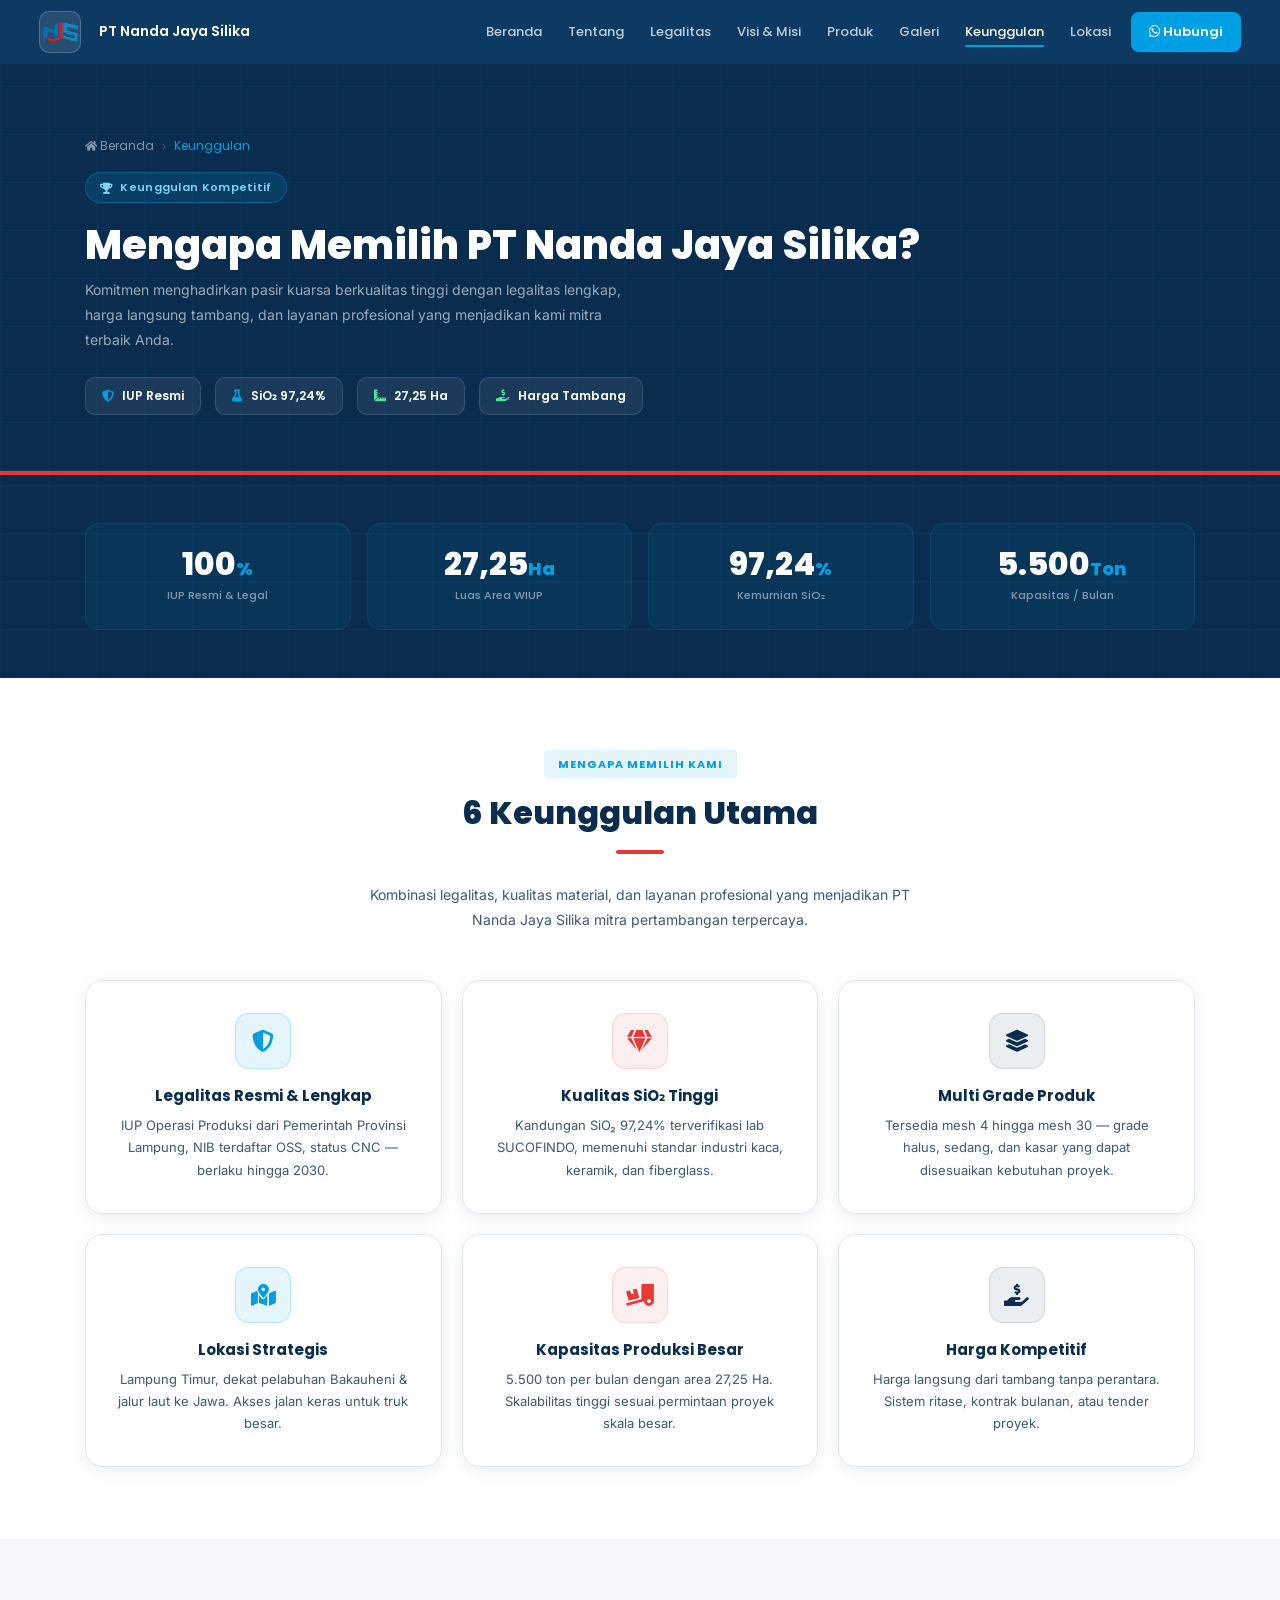
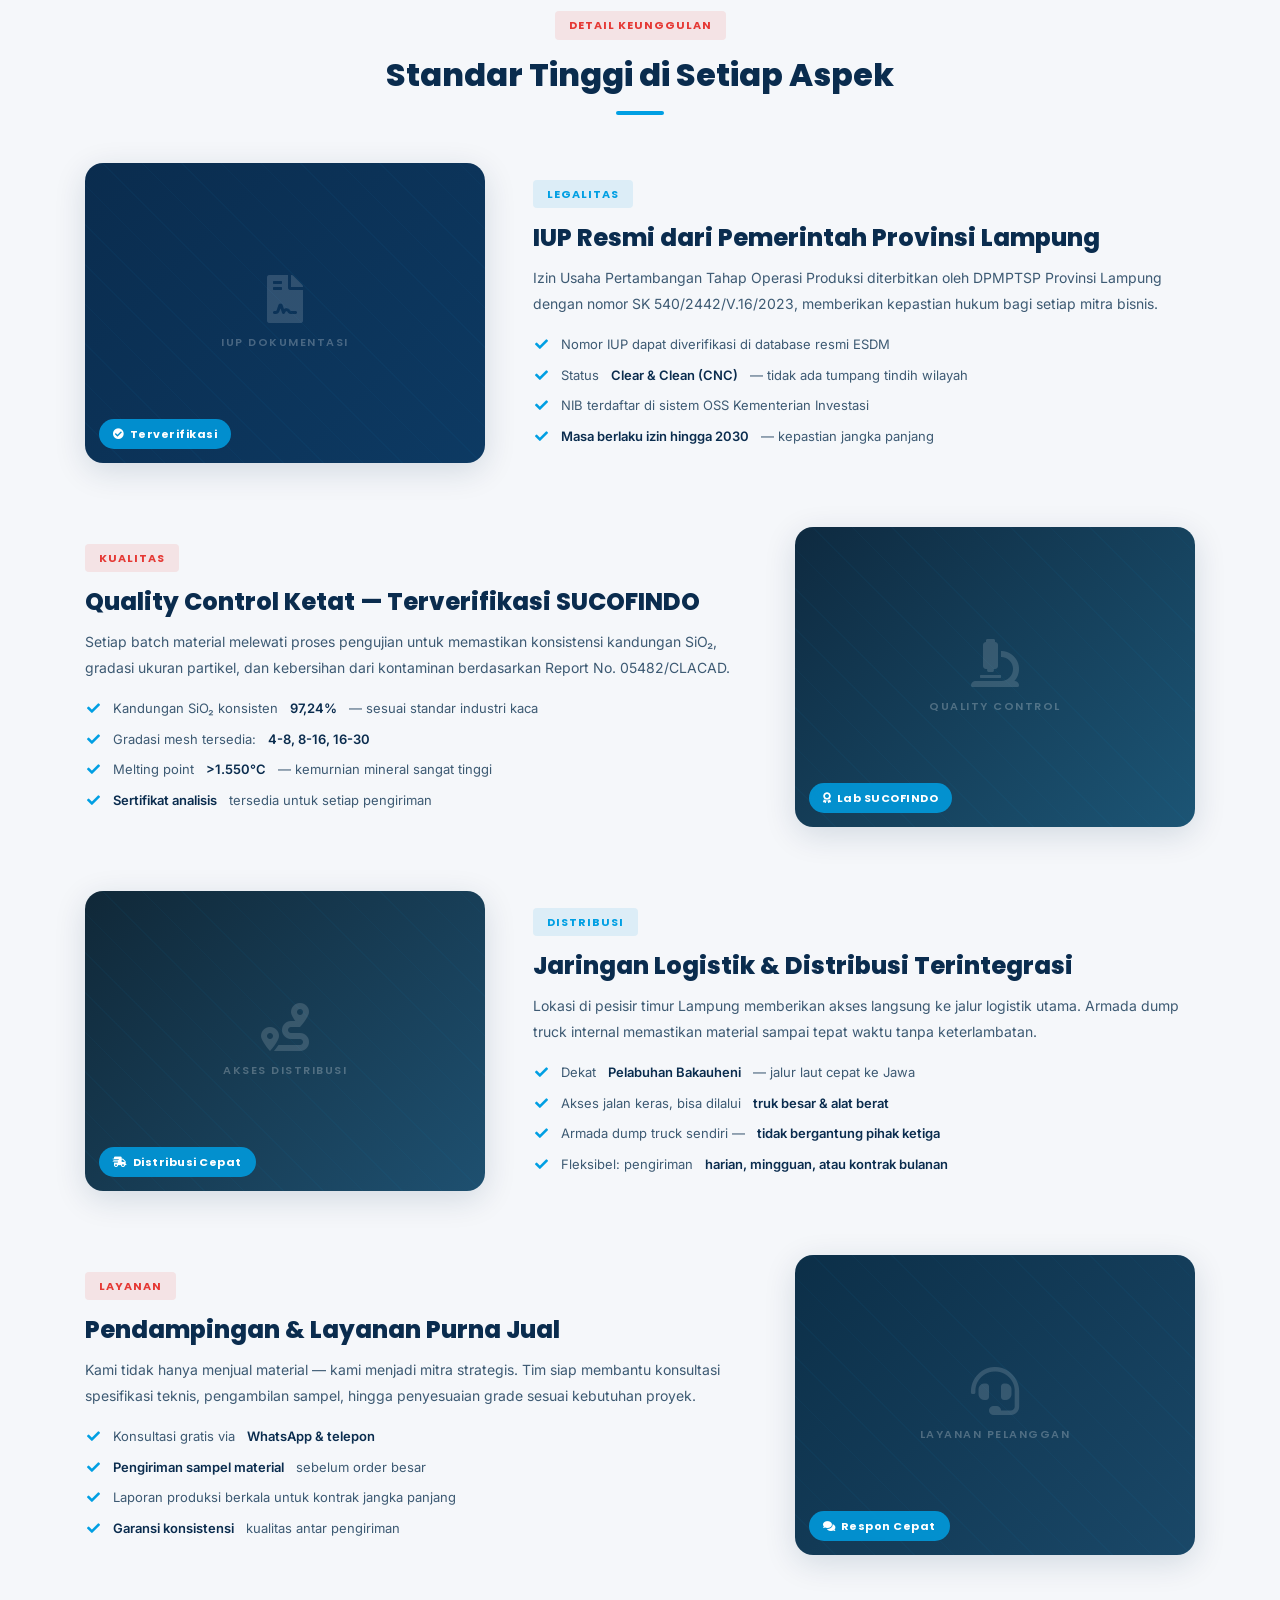
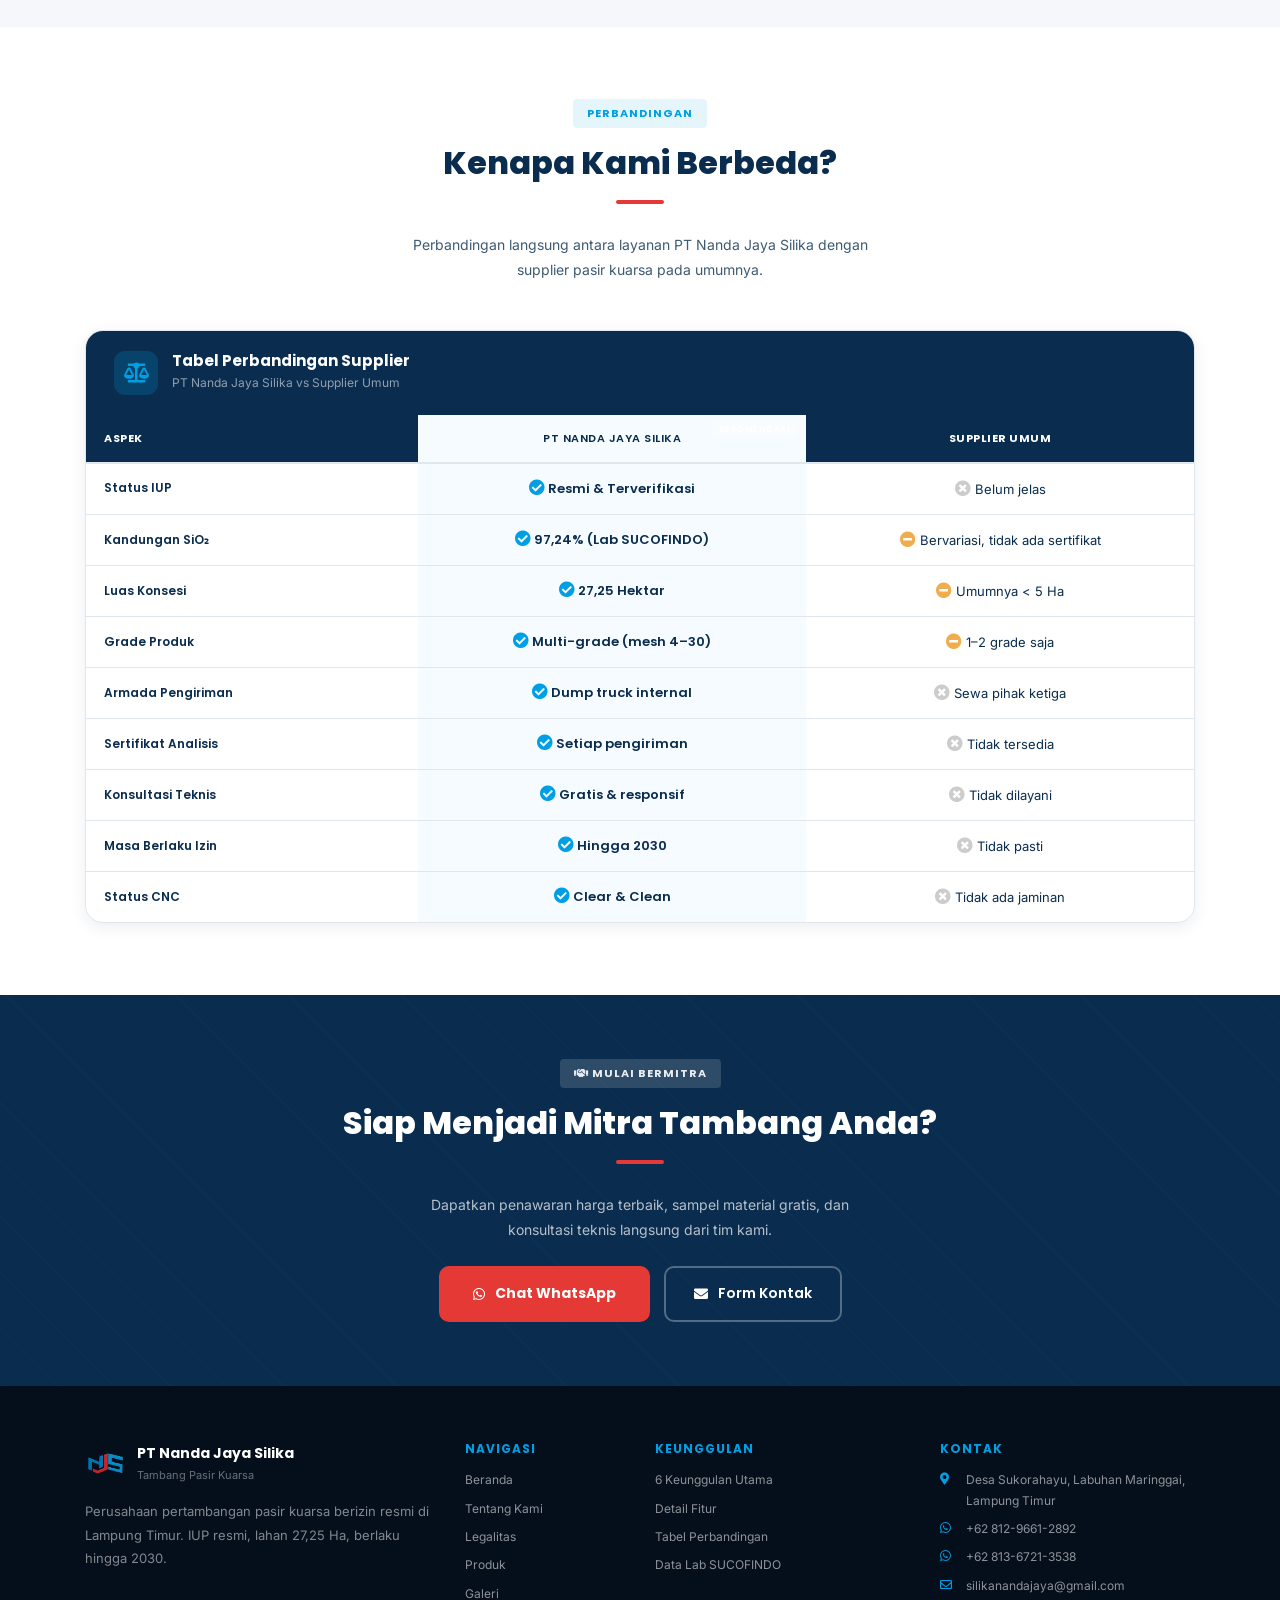
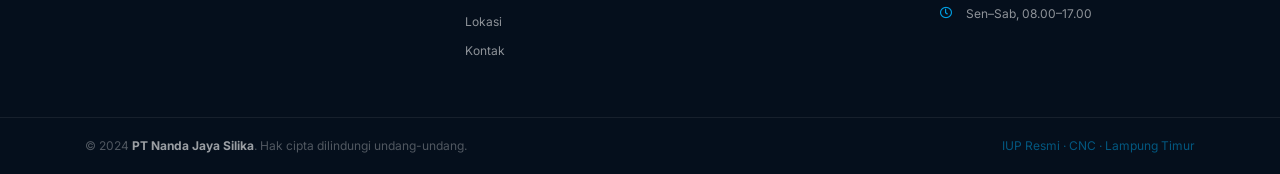
<file: keunggulan.html>
<!DOCTYPE html>
<html lang="id">
<head>
    <meta charset="utf-8">
    <title>Keunggulan – PT Nanda Jaya Silika</title>
    <meta name="viewport" content="width=device-width, initial-scale=1.0">
    <meta name="description" content="Keunggulan PT Nanda Jaya Silika — supplier pasir kuarsa terpercaya. IUP resmi, SiO₂ 97,24%, harga langsung tambang, distribusi luas.">
    <link rel="icon" href="img/logo PT Nanda Jaya Silika.jpeg" type="image/x-icon">
    <link href="https://fonts.googleapis.com/css2?family=Poppins:wght@300;400;500;600;700;800;900&family=Inter:wght@300;400;500&display=swap" rel="stylesheet">
    <link href="https://stackpath.bootstrapcdn.com/bootstrap/4.4.1/css/bootstrap.min.css" rel="stylesheet">
    <link href="https://cdnjs.cloudflare.com/ajax/libs/font-awesome/5.15.4/css/all.min.css" rel="stylesheet">
<style>
:root{
  --blue:#009FE3;--blue-dark:#0A2C4E;--blue-mid:#0D3A63;
  --red:#E53935;--red-dark:#C62828;--green:#12b886;
  --white:#FFF;--gray-light:#F5F7FA;--gray-mid:#E0E6ED;--gray-text:#3D5A73;
  --fh:'Poppins',sans-serif;--fb:'Inter',sans-serif;
  --tr:.3s ease;--ss:0 4px 16px rgba(10,44,78,.08);--sm:0 8px 32px rgba(10,44,78,.14)
}
*,*::before,*::after{box-sizing:border-box;margin:0;padding:0}
html{scroll-behavior:smooth}
body{font-family:var(--fb);font-size:15px;color:var(--blue-dark);background:var(--white);line-height:1.7;overflow-x:hidden}
h1,h2,h3,h4,h5,h6{font-family:var(--fh);font-weight:700;color:var(--blue-dark)}
a{text-decoration:none;color:inherit}
img{max-width:100%;display:block}
.red-stripe{height:4px;background:var(--red)}

@keyframes fadeUp  {from{opacity:0;transform:translateY(28px)}to{opacity:1;transform:translateY(0)}}
@keyframes fadeLeft{from{opacity:0;transform:translateX(-32px)}to{opacity:1;transform:translateX(0)}}
@keyframes fadeRight{from{opacity:0;transform:translateX(32px)}to{opacity:1;transform:translateX(0)}}
.anim-up{opacity:0}.anim-left{opacity:0}.anim-right{opacity:0}
.anim-up.visible{animation:fadeUp .7s ease forwards}
.anim-left.visible{animation:fadeLeft .7s ease forwards}
.anim-right.visible{animation:fadeRight .7s ease forwards}

/* ── NAVBAR ── */
.main-nav{background:var(--blue-mid);position:sticky;top:0;z-index:1000;transition:background var(--tr),box-shadow var(--tr)}
.main-nav.nav-scrolled{background:var(--blue-dark);box-shadow:0 4px 24px rgba(0,0,0,.25)}
.nav-inner{height:64px;padding:0 24px;display:flex;align-items:center;justify-content:space-between}
.nav-logo-compact{display:flex;align-items:center;gap:10px}
.nav-logo-container{width:42px;height:42px;display:flex;align-items:center;justify-content:center;background:rgba(255,255,255,.1);border-radius:10px;border:1px solid rgba(255,255,255,.2);overflow:hidden;flex-shrink:0}
.nav-logo-img{width:100%;height:100%;object-fit:contain}
.nav-brand-name{font-family:var(--fh);font-weight:600;font-size:14px;color:#fff;margin-left:8px}
.nav-menu{display:flex;align-items:center;gap:2px}
.nav-link-item{font-family:var(--fh);font-size:13px;font-weight:500;color:rgba(255,255,255,.75);padding:8px 12px;border-radius:6px;transition:color var(--tr);position:relative;white-space:nowrap}
.nav-link-item::after{content:'';position:absolute;bottom:4px;left:12px;right:12px;height:2px;background:var(--blue);border-radius:2px;transform:scaleX(0);transform-origin:left;transition:transform var(--tr)}
.nav-link-item:hover,.nav-link-item.active{color:#fff}
.nav-link-item:hover::after,.nav-link-item.active::after{transform:scaleX(1)}
.btn-nav-cta{font-family:var(--fh);font-size:13px;font-weight:600;color:#fff!important;background:var(--blue);padding:9px 18px;border-radius:8px;margin-left:6px;transition:background var(--tr);white-space:nowrap}
.btn-nav-cta:hover{background:var(--red);color:#fff!important}
.nav-toggler{display:flex;flex-direction:column;justify-content:center;gap:5px;width:40px;height:40px;background:transparent;border:none;cursor:pointer;padding:8px}
.nav-toggler span{display:block;width:100%;height:2px;background:#fff;border-radius:2px;transition:all var(--tr)}
.nav-toggler.open span:nth-child(1){transform:translateY(7px) rotate(45deg)}
.nav-toggler.open span:nth-child(2){opacity:0}
.nav-toggler.open span:nth-child(3){transform:translateY(-7px) rotate(-45deg)}
@media(max-width:991px){
  .nav-menu{position:fixed;top:64px;left:0;right:0;background:var(--blue-dark);flex-direction:column;align-items:stretch;padding:20px 24px 28px;gap:2px;transform:translateY(-110%);transition:transform .35s cubic-bezier(.4,0,.2,1);box-shadow:0 12px 40px rgba(0,0,0,.3);z-index:999;max-height:calc(100vh - 64px);overflow-y:auto}
  .nav-menu.is-open{transform:translateY(0)}
  .nav-link-item{padding:12px 16px;font-size:15px;color:rgba(255,255,255,.9);white-space:normal}
  .btn-nav-cta{margin:12px 0 0;text-align:center;padding:12px;font-size:15px;display:block}
  .nav-inner{padding:0 16px}
}

/* ── PAGE HERO ── */
.page-hero{background:var(--blue-dark);padding:72px 0 56px;position:relative;overflow:hidden}
.page-hero::before{content:'';position:absolute;inset:0;background-image:repeating-linear-gradient(0deg,rgba(0,159,227,.06) 0,rgba(0,159,227,.06) 1px,transparent 0,transparent 48px),repeating-linear-gradient(90deg,rgba(0,159,227,.06) 0,rgba(0,159,227,.06) 1px,transparent 0,transparent 48px)}
.page-hero-content{position:relative;z-index:2}
.breadcrumb-njs{display:flex;align-items:center;gap:8px;margin-bottom:16px;flex-wrap:wrap}
.breadcrumb-njs a{font-family:var(--fh);font-size:12px;color:rgba(255,255,255,.5);transition:color var(--tr)}
.breadcrumb-njs a:hover{color:var(--blue)}
.breadcrumb-njs span{color:rgba(255,255,255,.25);font-size:11px}
.breadcrumb-njs .current{font-family:var(--fh);font-size:12px;color:var(--blue)}
.page-hero-title{font-family:var(--fh);font-size:clamp(24px,4vw,40px);font-weight:800;color:#fff;margin-bottom:8px;line-height:1.2}
.page-hero-sub{font-size:14px;color:rgba(255,255,255,.6);max-width:560px;line-height:1.8}
.page-hero-badge{display:inline-flex;align-items:center;gap:8px;background:rgba(0,159,227,.15);border:1px solid rgba(0,159,227,.35);color:#7DD4F5;font-family:var(--fh);font-size:11px;font-weight:600;padding:5px 14px;border-radius:20px;margin-bottom:18px;letter-spacing:.3px}
.trust-row{display:flex;gap:14px;flex-wrap:wrap;margin-top:24px}
.trust-badge{display:inline-flex;align-items:center;gap:8px;background:rgba(255,255,255,.07);border:1px solid rgba(255,255,255,.12);padding:8px 16px;border-radius:10px;font-family:var(--fh);font-size:12px;font-weight:600;color:#fff}
.trust-badge i{color:var(--blue)}
.trust-badge .t-green{color:#4DE89C}

/* ── SECTION ── */
.sec{padding:72px 0}
.sec--gray{background:var(--gray-light)}
.sec--dark{background:var(--blue-dark)}
.sbadge{display:inline-block;background:rgba(0,159,227,.1);color:var(--blue);font-family:var(--fh);font-size:11px;font-weight:700;padding:5px 14px;border-radius:4px;letter-spacing:1px;text-transform:uppercase;margin-bottom:14px}
.sbadge--red{background:rgba(229,57,53,.1);color:var(--red)}
.sbadge--light{background:rgba(255,255,255,.15);color:rgba(255,255,255,.9)}
.stitle{font-size:clamp(20px,3.5vw,32px);font-weight:800;line-height:1.3;margin-bottom:4px}
.stitle--white{color:#fff}
.srule{width:48px;height:4px;background:var(--red);border-radius:2px;margin:16px 0 28px}
.srule--center{margin-left:auto;margin-right:auto}
.srule--blue{background:var(--blue)}
.stext{font-size:14px;color:var(--gray-text);line-height:1.8}
.stext--light{color:rgba(255,255,255,.7)}

/* ══════════════════════════════
   DATA CARD & TABLE
   ══════════════════════════════ */
.data-card{background:#fff;border-radius:18px;border:1px solid var(--gray-mid);box-shadow:var(--ss);overflow:hidden}
.data-card-header{background:var(--blue-dark);padding:20px 28px;display:flex;align-items:center;gap:14px}
.data-card-icon{width:44px;height:44px;border-radius:11px;background:rgba(0,159,227,.2);display:flex;align-items:center;justify-content:center;font-size:20px;color:var(--blue);flex-shrink:0}
.data-card-header h3{font-family:var(--fh);font-size:15px;font-weight:700;color:#fff;margin:0}
.data-card-header p{font-size:12px;color:rgba(255,255,255,.55);margin:3px 0 0}
.data-table{width:100%;border-collapse:collapse;table-layout:fixed}
.data-table tr{border-bottom:1px solid var(--gray-mid)}
.data-table tr:last-child{border-bottom:none}
.data-table td{padding:14px 20px;font-size:13px;vertical-align:top;word-break:break-word;overflow-wrap:anywhere}
.data-table td:first-child{width:40%;color:var(--gray-text);font-family:var(--fh);font-weight:500;font-size:12px;line-height:1.5}
.data-table td:nth-child(2){width:4%;color:var(--gray-text);padding-left:0;padding-right:0}
.data-table td:last-child{width:56%;color:var(--blue-dark);font-weight:600;font-family:var(--fh);font-size:13px;line-height:1.5}
.data-table tr:hover td{background:var(--gray-light)}
.data-table .sep-row td{padding:0!important;height:4px;background:var(--gray-light);border-bottom:none}
.data-table .val-green{display:inline-flex;align-items:center;gap:5px;background:rgba(0,200,120,.1);border:1px solid rgba(0,200,120,.25);color:#27AE60;font-size:12px;padding:3px 10px;border-radius:20px;font-weight:600;font-family:var(--fh)}
.data-table .val-blue{display:inline-flex;align-items:center;gap:5px;background:rgba(0,159,227,.1);border:1px solid rgba(0,159,227,.2);color:var(--blue);font-size:12px;padding:3px 10px;border-radius:20px;font-weight:600;font-family:var(--fh)}

/* ══════════════════════════════
   VISI & RUTE BOX
   ══════════════════════════════ */
.visi-box{background:linear-gradient(135deg,var(--blue-dark),var(--blue-mid));border-radius:18px;padding:40px 36px;position:relative;overflow:hidden;border:1px solid rgba(0,159,227,.2)}
.visi-box::before{content:'';position:absolute;inset:0;background-image:repeating-linear-gradient(45deg,rgba(0,159,227,.04) 0,rgba(0,159,227,.04) 1px,transparent 0,transparent 28px)}
.visi-quote-icon{font-size:48px;color:rgba(0,159,227,.2);position:absolute;top:24px;right:28px}
.visi-tag{font-family:var(--fh);font-size:11px;font-weight:700;text-transform:uppercase;letter-spacing:2px;color:var(--blue);margin-bottom:12px}
.visi-text{font-family:var(--fh);font-size:clamp(16px,2.5vw,22px);font-weight:700;color:#fff;line-height:1.6;position:relative;z-index:2}

/* ══════════════════════════════
   STATS BAR
   ══════════════════════════════ */
.adv-stat-bar{background:var(--blue-dark);padding:48px 0;position:relative;overflow:hidden}
.adv-stat-bar::before{content:'';position:absolute;inset:0;background-image:repeating-linear-gradient(0deg,rgba(0,159,227,.06) 0,rgba(0,159,227,.06) 1px,transparent 0,transparent 48px),repeating-linear-gradient(90deg,rgba(0,159,227,.06) 0,rgba(0,159,227,.06) 1px,transparent 0,transparent 48px)}
.adv-stat-grid{display:grid;grid-template-columns:repeat(4,1fr);gap:16px;position:relative;z-index:2}
.adv-stat{background:rgba(0,159,227,.08);border:1px solid rgba(0,159,227,.15);border-radius:14px;padding:24px 16px;text-align:center;transition:all var(--tr)}
.adv-stat:hover{background:rgba(0,159,227,.14);border-color:rgba(0,159,227,.3);transform:translateY(-2px)}
.adv-stat-val{font-family:var(--fh);font-size:clamp(22px,3vw,32px);font-weight:800;color:#fff;line-height:1}
.adv-stat-val span{font-size:clamp(14px,2vw,18px);color:var(--blue)}
.adv-stat-label{font-size:11px;color:rgba(255,255,255,.5);margin-top:6px;font-family:var(--fh);font-weight:500}

/* ══════════════════════════════
   ADVANTAGE CARDS
   ══════════════════════════════ */
.adv-grid{display:grid;grid-template-columns:repeat(3,1fr);gap:20px}
.adv-card{background:#fff;border-radius:18px;border:1px solid var(--gray-mid);padding:32px 26px;text-align:center;box-shadow:var(--ss);transition:all var(--tr);position:relative;overflow:hidden}
.adv-card::before{content:'';position:absolute;top:0;left:0;right:0;height:4px;background:var(--blue);transform:scaleX(0);transform-origin:left;transition:transform .4s ease}
.adv-card:hover{transform:translateY(-4px);box-shadow:var(--sm);border-color:transparent}
.adv-card:hover::before{transform:scaleX(1)}
.adv-card-icon{width:56px;height:56px;border-radius:14px;display:flex;align-items:center;justify-content:center;margin:0 auto 16px;font-size:22px;transition:all var(--tr)}
.adv-card:hover .adv-card-icon{transform:scale(1.1)}
.adv-icon-blue{background:rgba(0,159,227,.1);color:var(--blue);border:1px solid rgba(0,159,227,.2)}
.adv-icon-red{background:rgba(229,57,53,.08);color:var(--red);border:1px solid rgba(229,57,53,.15)}
.adv-icon-dark{background:rgba(10,44,78,.08);color:var(--blue-dark);border:1px solid rgba(10,44,78,.12)}
.adv-card h4{font-size:15px;font-weight:700;margin-bottom:8px;line-height:1.4}
.adv-card p{font-size:13px;color:var(--gray-text);line-height:1.7;margin:0}

/* ══════════════════════════════
   FEATURE ROWS
   ══════════════════════════════ */
.feat-row{display:flex;align-items:center;gap:48px;margin-bottom:64px}
.feat-row:last-child{margin-bottom:0}
.feat-row--reverse{flex-direction:row-reverse}
.feat-img-box{border-radius:18px;overflow:hidden;position:relative;box-shadow:var(--sm);flex:0 0 400px;height:300px}
.feat-img-inner{width:100%;height:100%;display:flex;flex-direction:column;align-items:center;justify-content:center;gap:10px;position:relative}
.feat-img-inner::before{content:'';position:absolute;inset:0;background-image:repeating-linear-gradient(45deg,rgba(0,159,227,.04) 0,rgba(0,159,227,.04) 1px,transparent 0,transparent 28px)}
.feat-img-inner i{font-size:48px;color:rgba(255,255,255,.15);position:relative;z-index:1}
.feat-img-inner span{font-family:var(--fh);font-size:11px;font-weight:600;color:rgba(255,255,255,.25);text-transform:uppercase;letter-spacing:1.5px;position:relative;z-index:1}
.feat-img-badge{position:absolute;bottom:14px;left:14px;background:rgba(0,159,227,.85);backdrop-filter:blur(8px);color:#fff;font-family:var(--fh);font-size:11px;font-weight:700;padding:6px 14px;border-radius:50px;letter-spacing:.5px;z-index:2;display:flex;align-items:center;gap:5px}
.fig-1{background:linear-gradient(135deg,var(--blue-dark),var(--blue-mid))}
.fig-2{background:linear-gradient(135deg,#0E2A40,#1C5575)}
.fig-3{background:linear-gradient(135deg,#102838,#1E5070)}
.fig-4{background:linear-gradient(135deg,#0C2F48,#1A4868)}
.feat-body{flex:1}
.feat-body h3{font-size:clamp(18px,3vw,24px);font-weight:800;margin-bottom:12px;line-height:1.3}
.feat-body>p{font-size:14px;color:var(--gray-text);line-height:1.8;margin-bottom:18px}
.feat-list{list-style:none;padding:0;margin:0;display:flex;flex-direction:column;gap:10px}
.feat-list li{display:flex;align-items:flex-start;gap:12px;font-size:13px;color:var(--gray-text);line-height:1.6}
.feat-list li i{color:var(--blue);font-size:13px;flex-shrink:0;margin-top:4px;width:16px;text-align:center}
.feat-list li strong{color:var(--blue-dark);font-weight:600}

/* ══════════════════════════════
   COMPARISON TABLE
   ══════════════════════════════ */
.cmp-table{width:100%;border-collapse:collapse}
.cmp-table thead th{background:var(--blue-dark);font-family:var(--fh);font-size:11px;font-weight:700;color:#fff;text-transform:uppercase;letter-spacing:.5px;padding:14px 18px;text-align:center;border-bottom:2px solid var(--gray-mid)}
.cmp-table thead th:first-child{text-align:left}
.cmp-table thead th.cmp-hl{background:var(--blue);position:relative}
.cmp-table thead th.cmp-hl::after{content:'Rekomendasi';position:absolute;top:6px;right:8px;font-size:8px;font-weight:700;text-transform:uppercase;letter-spacing:.5px;background:rgba(255,255,255,.25);color:#fff;padding:2px 8px;border-radius:4px}
.cmp-table tbody td{padding:14px 18px;font-size:13px;border-bottom:1px solid var(--gray-mid);transition:background var(--tr);text-align:center}
.cmp-table tbody td:first-child{text-align:left;font-family:var(--fh);font-weight:600;color:var(--blue-dark);font-size:12px}
.cmp-table tbody tr:last-child td{border-bottom:none}
.cmp-table tbody tr:hover td{background:var(--gray-light)}
.cmp-table .cmp-hl{background:rgba(0,159,227,.04)!important;font-weight:600;color:var(--blue-dark);font-family:var(--fh)}
.cmp-table tbody tr:hover .cmp-hl{background:rgba(0,159,227,.08)!important}
.cmp-check{color:var(--blue);font-size:16px}
.cmp-cross{color:#ccc;font-size:16px}
.cmp-warn{color:#f0ad4e;font-size:16px}

/* ══════════════════════════════
   CTA & FOOTER
   ══════════════════════════════ */
.cta-section{background:var(--blue-dark);padding:64px 0;position:relative;overflow:hidden}
.cta-section::before{content:'';position:absolute;inset:0;background-image:repeating-linear-gradient(45deg,rgba(0,159,227,.04) 0,rgba(0,159,227,.04) 1px,transparent 0,transparent 40px)}
.btn-cta-main{display:inline-flex;align-items:center;gap:10px;background:var(--red);color:#fff;font-family:var(--fh);font-weight:700;font-size:14px;padding:14px 32px;border-radius:10px;transition:all var(--tr);border:2px solid var(--red);cursor:pointer}
.btn-cta-main:hover{background:var(--red-dark);border-color:var(--red-dark);color:#fff;transform:translateY(-2px);box-shadow:0 8px 28px rgba(229,57,53,.4)}
.btn-cta-outline{display:inline-flex;align-items:center;gap:10px;background:transparent;color:#fff;font-family:var(--fh);font-weight:600;font-size:14px;padding:13px 28px;border-radius:10px;border:2px solid rgba(255,255,255,.3);transition:all var(--tr)}
.btn-cta-outline:hover{border-color:#fff;background:rgba(255,255,255,.08);color:#fff}

.site-footer{background:#050F1C;padding:56px 0 0;color:rgba(255,255,255,.6)}
.footer-logo-img{width:40px;height:40px;object-fit:contain;flex-shrink:0}
.footer-brand-name{font-family:var(--fh);font-weight:700;font-size:14px;color:#fff}
.footer-brand-tag{font-size:11px;color:rgba(255,255,255,.4)}
.footer-about{font-size:13px;line-height:1.8;color:rgba(255,255,255,.5);margin-top:4px}
.footer-heading{font-family:var(--fh);font-size:12px;font-weight:700;color:var(--blue);text-transform:uppercase;letter-spacing:1px;margin-bottom:14px}
.footer-links{list-style:none;padding:0;display:flex;flex-direction:column;gap:8px}
.footer-links a,.footer-links li{font-size:12px;color:rgba(255,255,255,.55);transition:color var(--tr)}
.footer-links a:hover{color:var(--blue)}
.footer-links--contact li{display:flex;align-items:flex-start;gap:10px}
.footer-links--contact i{color:var(--blue);width:16px;flex-shrink:0;margin-top:3px}
.footer-bottom{margin-top:40px;padding:18px 0;border-top:1px solid rgba(255,255,255,.07)}
.footer-bottom p{margin:0;font-size:12px;color:rgba(255,255,255,.3)}
.footer-bottom strong{color:rgba(255,255,255,.6)}
.footer-bottom-right{color:rgba(0,159,227,.5)!important}

/* WA Float */
.wa-float{position:fixed;left:24px;bottom:32px;z-index:9998;display:flex;align-items:center;opacity:0;pointer-events:none;transform:translateY(16px);transition:opacity .4s ease,transform .4s ease}
.wa-float.visible{opacity:1;pointer-events:auto;transform:translateY(0)}
.wa-float-icon{width:52px;height:52px;border-radius:16px;background:#25D366;color:#fff;display:flex;align-items:center;justify-content:center;font-size:26px;flex-shrink:0;box-shadow:0 4px 20px rgba(37,211,102,.45);border:2px solid rgba(255,255,255,.2);position:relative;z-index:2;transition:transform .3s,box-shadow .3s,background .3s}
.wa-float-icon::before{content:'';position:absolute;inset:-4px;border-radius:20px;border:2px solid rgba(37,211,102,.4);animation:waPulse 2s ease-out infinite}
@keyframes waPulse{0%{transform:scale(1);opacity:.6}100%{transform:scale(1.25);opacity:0}}
.wa-float-tooltip{background:var(--blue-dark);color:#fff;font-family:var(--fh);font-size:12px;font-weight:600;padding:8px 14px;border-radius:0 10px 10px 0;white-space:nowrap;opacity:0;transform:translateX(-10px);pointer-events:none;transition:opacity .25s,transform .25s;border:1px solid rgba(255,255,255,.08);border-left:none;box-shadow:2px 4px 16px rgba(0,0,0,.2);margin-left:-2px;position:relative;z-index:1}
.wa-float:hover .wa-float-icon{transform:scale(1.06);background:#20BD5A}
.wa-float:hover .wa-float-tooltip{opacity:1;transform:translateX(0)}
.back-to-top{position:fixed;right:24px;bottom:32px;z-index:9999;width:46px;height:46px;border-radius:12px;background:var(--blue);color:#fff;display:flex;align-items:center;justify-content:center;font-size:16px;opacity:0;pointer-events:none;transition:all var(--tr);box-shadow:0 4px 16px rgba(0,159,227,.4)}
.back-to-top.visible{opacity:1;pointer-events:auto}
.back-to-top:hover{background:var(--red);color:#fff;transform:translateY(-3px)}

/* ══════════════════════════════
   WA POPUP (2 Admin)
   ══════════════════════════════ */
.wa-popup-overlay{position:fixed;inset:0;background:rgba(5,15,28,.55);z-index:10000;display:flex;align-items:center;justify-content:center;padding:20px;opacity:0;pointer-events:none;transition:opacity .3s ease;backdrop-filter:blur(6px);-webkit-backdrop-filter:blur(6px)}
.wa-popup-overlay.is-open{opacity:1;pointer-events:auto}
.wa-popup-card{background:#fff;border-radius:20px;width:100%;max-width:380px;overflow:hidden;box-shadow:0 24px 64px rgba(0,0,0,.35);transform:scale(.88) translateY(24px);transition:transform .35s cubic-bezier(.22,.61,.36,1);position:relative}
.wa-popup-overlay.is-open .wa-popup-card{transform:scale(1) translateY(0)}
.wa-popup-close{position:absolute;top:14px;right:14px;width:32px;height:32px;border-radius:50%;background:rgba(255,255,255,.15);border:none;color:rgba(255,255,255,.8);font-size:14px;cursor:pointer;display:flex;align-items:center;justify-content:center;transition:all var(--tr);z-index:2;backdrop-filter:blur(4px)}
.wa-popup-close:hover{background:rgba(255,255,255,.3);color:#fff}
.wa-popup-header{background:linear-gradient(135deg,#075E54 0%,#128C7E 100%);padding:30px 24px 24px;text-align:center;position:relative}
.wa-popup-header::after{content:'';position:absolute;bottom:-12px;left:50%;transform:translateX(-50%);width:24px;height:12px;background:#fff;clip-path:polygon(0 0,100% 0,50% 100%)}
.wa-popup-header-icon{width:56px;height:56px;border-radius:50%;background:rgba(37,211,102,.2);border:2px solid rgba(37,211,102,.4);display:flex;align-items:center;justify-content:center;margin:0 auto 12px;font-size:28px;color:#25D366;filter:drop-shadow(0 4px 12px rgba(37,211,102,.35))}
.wa-popup-header h4{font-family:var(--fh);font-size:18px;font-weight:800;color:#fff;margin:0 0 4px}
.wa-popup-header p{font-size:13px;color:rgba(255,255,255,.65);margin:0;line-height:1.5}
.wa-popup-options{padding:20px 16px 16px}
.wa-popup-option{display:flex;align-items:center;gap:14px;padding:16px 18px;border-radius:14px;background:#fff;border:1.5px solid var(--gray-mid);transition:all var(--tr);margin-bottom:10px;color:inherit;text-decoration:none;cursor:pointer;position:relative;overflow:hidden}
.wa-popup-option:last-child{margin-bottom:0}
.wa-popup-option:hover{border-color:#25D366;transform:translateX(4px);box-shadow:0 4px 20px rgba(37,211,102,.18)}
.wa-popup-option-icon{width:46px;height:46px;border-radius:12px;background:rgba(37,211,102,.1);border:1px solid rgba(37,211,102,.2);display:flex;align-items:center;justify-content:center;font-size:22px;color:#25D366;flex-shrink:0}
.wa-popup-option-info{flex:1;display:flex;flex-direction:column;gap:2px}
.wa-popup-option-label{font-family:var(--fh);font-size:14px;font-weight:700;color:var(--blue-dark)}
.wa-popup-option-number{font-size:13px;color:var(--gray-text);font-family:var(--fb)}
.wa-popup-option-arrow{color:var(--gray-mid);font-size:12px;transition:color var(--tr),transform var(--tr)}
.wa-popup-option:hover .wa-popup-option-arrow{color:#25D366;transform:translateX(3px)}
.wa-popup-footer{text-align:center;padding:0 16px 16px;font-size:11px;color:var(--gray-text);font-family:var(--fh)}

/* ── RESPONSIVE ── */
@media(max-width:991px){
  .adv-stat-grid{grid-template-columns:repeat(2,1fr)}
  .adv-grid{grid-template-columns:repeat(2,1fr)}
  .feat-row{flex-direction:column!important;gap:28px}
  .feat-row--reverse{flex-direction:column!important}
  .feat-img-box{flex:none;width:100%;height:240px}
}
@media(max-width:767px){
  .sec{padding:48px 0}
  .page-hero{padding:48px 0 36px}
  .adv-stat-bar{padding:32px 0}
  .adv-stat-grid{grid-template-columns:1fr 1fr;gap:12px}
  .adv-stat-val{font-size:22px}
  .adv-grid{grid-template-columns:1fr;gap:16px}
  .adv-card{padding:26px 22px}
  .cmp-table thead th,.cmp-table tbody td{padding:10px 12px;font-size:11px}
  .cmp-table thead th.cmp-hl::after{display:none}
  .footer-bottom .d-flex{flex-direction:column;text-align:center;gap:6px}
  .wa-float{left:16px;bottom:24px}
  .wa-float-icon{width:46px;height:46px;font-size:22px}
  .back-to-top{right:16px;bottom:24px;width:44px;height:44px}
  .btn-cta-main,.btn-cta-outline{width:100%;justify-content:center}
  .cta-btn-row{flex-direction:column;align-items:center!important}
  .wa-popup-card{max-width:340px}
}
@media(max-width:480px){
  .adv-stat-grid{grid-template-columns:1fr 1fr}
  .feat-img-box{height:200px}
}
</style>
</head>
<body>

<!-- NAVBAR -->
<nav class="main-nav" id="mainNav">
    <div class="container-fluid">
        <div class="nav-inner">
            <a class="nav-logo-compact d-flex align-items-center" href="index.html">
                <div class="nav-logo-container">
                    <img src="img/pt-njs.png" alt="NJS" class="nav-logo-img">
                </div>
                <span class="nav-brand-name d-none d-lg-inline">PT Nanda Jaya Silika</span>
            </a>
            <button class="nav-toggler d-lg-none" id="navToggler" aria-label="Toggle menu">
                <span></span><span></span><span></span>
            </button>
            <div class="nav-menu" id="navMenu">
                <a href="index.html"       class="nav-link-item">Beranda</a>
                <a href="tentang.html"     class="nav-link-item">Tentang</a>
                <a href="legalitas.html"   class="nav-link-item">Legalitas</a>
                <a href="visi.html"        class="nav-link-item">Visi &amp; Misi</a>
                <a href="produk.html"      class="nav-link-item">Produk</a>
                <a href="galeri.html"      class="nav-link-item">Galeri</a>
                <a href="keunggulan.html"  class="nav-link-item active">Keunggulan</a>
                <a href="lokasi.html"      class="nav-link-item">Lokasi</a>
                <a href="kontak.html"      class="btn-nav-cta"><i class="fab fa-whatsapp"></i> Hubungi</a>
            </div>
        </div>
    </div>
</nav>

<!-- PAGE HERO -->
<section class="page-hero">
    <div class="container">
        <div class="page-hero-content">
            <div class="breadcrumb-njs anim-up">
                <a href="index.html"><i class="fas fa-home" style="font-size:11px"></i> Beranda</a>
                <span>›</span><span class="current">Keunggulan</span>
            </div>
            <div class="page-hero-badge anim-up" style="animation-delay:.05s">
                <i class="fas fa-trophy"></i> Keunggulan Kompetitif
            </div>
            <h1 class="page-hero-title anim-up" style="animation-delay:.1s">Mengapa Memilih PT Nanda Jaya Silika?</h1>
            <p class="page-hero-sub anim-up" style="animation-delay:.15s">Komitmen menghadirkan pasir kuarsa berkualitas tinggi dengan legalitas lengkap, harga langsung tambang, dan layanan profesional yang menjadikan kami mitra terbaik Anda.</p>
            <div class="trust-row anim-up" style="animation-delay:.2s">
                <div class="trust-badge"><i class="fas fa-shield-alt"></i> IUP Resmi</div>
                <div class="trust-badge"><i class="fas fa-flask"></i> SiO₂ 97,24%</div>
                <div class="trust-badge"><i class="fas fa-ruler-combined t-green"></i> 27,25 Ha</div>
                <div class="trust-badge"><i class="fas fa-hand-holding-usd t-green"></i> Harga Tambang</div>
            </div>
        </div>
    </div>
</section>
<div class="red-stripe"></div>

<!-- ══════════════════════════
     STATS BAR
     ══════════════════════════ -->
<div class="adv-stat-bar">
    <div class="container">
        <div class="adv-stat-grid">
            <div class="adv-stat anim-up">
                <div class="adv-stat-val">100<span>%</span></div>
                <div class="adv-stat-label">IUP Resmi &amp; Legal</div>
            </div>
            <div class="adv-stat anim-up" style="animation-delay:.08s">
                <div class="adv-stat-val">27,25<span>Ha</span></div>
                <div class="adv-stat-label">Luas Area WIUP</div>
            </div>
            <div class="adv-stat anim-up" style="animation-delay:.16s">
                <div class="adv-stat-val">97,24<span>%</span></div>
                <div class="adv-stat-label">Kemurnian SiO₂</div>
            </div>
            <div class="adv-stat anim-up" style="animation-delay:.24s">
                <div class="adv-stat-val">5.500<span>Ton</span></div>
                <div class="adv-stat-label">Kapasitas / Bulan</div>
            </div>
        </div>
    </div>
</div>

<!-- ══════════════════════════
     6 KEUNGGULAN UTAMA
     ══════════════════════════ -->
<section class="sec" id="utama">
    <div class="container">
        <div class="text-center mb-5 anim-up">
            <div class="sbadge">Mengapa Memilih Kami</div>
            <h2 class="stitle">6 Keunggulan Utama</h2>
            <div class="srule srule--center"></div>
            <p class="stext mx-auto" style="max-width:540px">Kombinasi legalitas, kualitas material, dan layanan profesional yang menjadikan PT Nanda Jaya Silika mitra pertambangan terpercaya.</p>
        </div>
        <div class="adv-grid">
            <div class="adv-card anim-up">
                <div class="adv-card-icon adv-icon-blue"><i class="fas fa-shield-alt"></i></div>
                <h4>Legalitas Resmi &amp; Lengkap</h4>
                <p>IUP Operasi Produksi dari Pemerintah Provinsi Lampung, NIB terdaftar OSS, status CNC — berlaku hingga 2030.</p>
            </div>
            <div class="adv-card anim-up" style="animation-delay:.08s">
                <div class="adv-card-icon adv-icon-red"><i class="fas fa-gem"></i></div>
                <h4>Kualitas SiO₂ Tinggi</h4>
                <p>Kandungan SiO₂ 97,24% terverifikasi lab SUCOFINDO, memenuhi standar industri kaca, keramik, dan fiberglass.</p>
            </div>
            <div class="adv-card anim-up" style="animation-delay:.16s">
                <div class="adv-card-icon adv-icon-dark"><i class="fas fa-layer-group"></i></div>
                <h4>Multi Grade Produk</h4>
                <p>Tersedia mesh 4 hingga mesh 30 — grade halus, sedang, dan kasar yang dapat disesuaikan kebutuhan proyek.</p>
            </div>
            <div class="adv-card anim-up" style="animation-delay:.24s">
                <div class="adv-card-icon adv-icon-blue"><i class="fas fa-map-marked-alt"></i></div>
                <h4>Lokasi Strategis</h4>
                <p>Lampung Timur, dekat pelabuhan Bakauheni &amp; jalur laut ke Jawa. Akses jalan keras untuk truk besar.</p>
            </div>
            <div class="adv-card anim-up" style="animation-delay:.32s">
                <div class="adv-card-icon adv-icon-red"><i class="fas fa-truck-loading"></i></div>
                <h4>Kapasitas Produksi Besar</h4>
                <p>5.500 ton per bulan dengan area 27,25 Ha. Skalabilitas tinggi sesuai permintaan proyek skala besar.</p>
            </div>
            <div class="adv-card anim-up" style="animation-delay:.4s">
                <div class="adv-card-icon adv-icon-dark"><i class="fas fa-hand-holding-usd"></i></div>
                <h4>Harga Kompetitif</h4>
                <p>Harga langsung dari tambang tanpa perantara. Sistem ritase, kontrak bulanan, atau tender proyek.</p>
            </div>
        </div>
    </div>
</section>

<!-- ══════════════════════════
     DETAIL FITUR (ALTERNATING)
     ══════════════════════════ -->
<section class="sec sec--gray" id="detail">
    <div class="container">
        <div class="text-center mb-5 anim-up">
            <div class="sbadge sbadge--red">Detail Keunggulan</div>
            <h2 class="stitle">Standar Tinggi di Setiap Aspek</h2>
            <div class="srule srule--center srule--blue"></div>
        </div>

        <!-- Feature 1: Legalitas -->
        <div class="feat-row anim-left">
            <div class="feat-img-box">
                <div class="feat-img-inner fig-1">
                    <i class="fas fa-file-contract"></i>
                    <span>IUP Dokumentasi</span>
                </div>
                <div class="feat-img-badge"><i class="fas fa-check-circle"></i> Terverifikasi</div>
            </div>
            <div class="feat-body">
                <div class="sbadge">Legalitas</div>
                <h3>IUP Resmi dari Pemerintah Provinsi Lampung</h3>
                <p>Izin Usaha Pertambangan Tahap Operasi Produksi diterbitkan oleh DPMPTSP Provinsi Lampung dengan nomor SK 540/2442/V.16/2023, memberikan kepastian hukum bagi setiap mitra bisnis.</p>
                <ul class="feat-list">
                    <li><i class="fas fa-check"></i> Nomor IUP dapat diverifikasi di database resmi ESDM</li>
                    <li><i class="fas fa-check"></i> Status <strong>Clear &amp; Clean (CNC)</strong> — tidak ada tumpang tindih wilayah</li>
                    <li><i class="fas fa-check"></i> NIB terdaftar di sistem OSS Kementerian Investasi</li>
                    <li><i class="fas fa-check"></i> <strong>Masa berlaku izin hingga 2030</strong> — kepastian jangka panjang</li>
                </ul>
            </div>
        </div>

        <!-- Feature 2: Kualitas -->
        <div class="feat-row feat-row--reverse anim-right">
            <div class="feat-img-box">
                <div class="feat-img-inner fig-2">
                    <i class="fas fa-microscope"></i>
                    <span>Quality Control</span>
                </div>
                <div class="feat-img-badge"><i class="fas fa-award"></i> Lab SUCOFINDO</div>
            </div>
            <div class="feat-body">
                <div class="sbadge sbadge--red">Kualitas</div>
                <h3>Quality Control Ketat — Terverifikasi SUCOFINDO</h3>
                <p>Setiap batch material melewati proses pengujian untuk memastikan konsistensi kandungan SiO₂, gradasi ukuran partikel, dan kebersihan dari kontaminan berdasarkan Report No. 05482/CLACAD.</p>
                <ul class="feat-list">
                    <li><i class="fas fa-check"></i> Kandungan SiO₂ konsisten <strong>97,24%</strong> — sesuai standar industri kaca</li>
                    <li><i class="fas fa-check"></i> Gradasi mesh tersedia: <strong>4-8, 8-16, 16-30</strong></li>
                    <li><i class="fas fa-check"></i> Melting point <strong>&gt;1.550°C</strong> — kemurnian mineral sangat tinggi</li>
                    <li><i class="fas fa-check"></i> <strong>Sertifikat analisis</strong> tersedia untuk setiap pengiriman</li>
                </ul>
            </div>
        </div>

        <!-- Feature 3: Distribusi -->
        <div class="feat-row anim-left">
            <div class="feat-img-box">
                <div class="feat-img-inner fig-3">
                    <i class="fas fa-route"></i>
                    <span>Akses Distribusi</span>
                </div>
                <div class="feat-img-badge"><i class="fas fa-shipping-fast"></i> Distribusi Cepat</div>
            </div>
            <div class="feat-body">
                <div class="sbadge">Distribusi</div>
                <h3>Jaringan Logistik &amp; Distribusi Terintegrasi</h3>
                <p>Lokasi di pesisir timur Lampung memberikan akses langsung ke jalur logistik utama. Armada dump truck internal memastikan material sampai tepat waktu tanpa keterlambatan.</p>
                <ul class="feat-list">
                    <li><i class="fas fa-check"></i> Dekat <strong>Pelabuhan Bakauheni</strong> — jalur laut cepat ke Jawa</li>
                    <li><i class="fas fa-check"></i> Akses jalan keras, bisa dilalui <strong>truk besar &amp; alat berat</strong></li>
                    <li><i class="fas fa-check"></i> Armada dump truck sendiri — <strong>tidak bergantung pihak ketiga</strong></li>
                    <li><i class="fas fa-check"></i> Fleksibel: pengiriman <strong>harian, mingguan, atau kontrak bulanan</strong></li>
                </ul>
            </div>
        </div>

        <!-- Feature 4: Layanan -->
        <div class="feat-row feat-row--reverse anim-right">
            <div class="feat-img-box">
                <div class="feat-img-inner fig-4">
                    <i class="fas fa-headset"></i>
                    <span>Layanan Pelanggan</span>
                </div>
                <div class="feat-img-badge"><i class="fas fa-comments"></i> Respon Cepat</div>
            </div>
            <div class="feat-body">
                <div class="sbadge sbadge--red">Layanan</div>
                <h3>Pendampingan &amp; Layanan Purna Jual</h3>
                <p>Kami tidak hanya menjual material — kami menjadi mitra strategis. Tim siap membantu konsultasi spesifikasi teknis, pengambilan sampel, hingga penyesuaian grade sesuai kebutuhan proyek.</p>
                <ul class="feat-list">
                    <li><i class="fas fa-check"></i> Konsultasi gratis via <strong>WhatsApp &amp; telepon</strong></li>
                    <li><i class="fas fa-check"></i> <strong>Pengiriman sampel material</strong> sebelum order besar</li>
                    <li><i class="fas fa-check"></i> Laporan produksi berkala untuk kontrak jangka panjang</li>
                    <li><i class="fas fa-check"></i> <strong>Garansi konsistensi</strong> kualitas antar pengiriman</li>
                </ul>
            </div>
        </div>
    </div>
</section>

<!-- ══════════════════════════
     PERBANDINGAN
     ══════════════════════════ -->
<section class="sec" id="perbandingan">
    <div class="container">
        <div class="text-center mb-5 anim-up">
            <div class="sbadge">Perbandingan</div>
            <h2 class="stitle">Kenapa Kami Berbeda?</h2>
            <div class="srule srule--center"></div>
            <p class="stext mx-auto" style="max-width:500px">Perbandingan langsung antara layanan PT Nanda Jaya Silika dengan supplier pasir kuarsa pada umumnya.</p>
        </div>

        <div class="data-card anim-up">
            <div class="data-card-header">
                <div class="data-card-icon"><i class="fas fa-balance-scale"></i></div>
                <div>
                    <h3>Tabel Perbandingan Supplier</h3>
                    <p>PT Nanda Jaya Silika vs Supplier Umum</p>
                </div>
            </div>
            <table class="cmp-table">
                <thead>
                    <tr>
                        <th style="width:30%">Aspek</th>
                        <th class="cmp-hl" style="width:35%">PT Nanda Jaya Silika</th>
                        <th style="width:35%">Supplier Umum</th>
                    </tr>
                </thead>
                <tbody>
                    <tr>
                        <td>Status IUP</td>
                        <td class="cmp-hl"><i class="fas fa-check-circle cmp-check"></i> Resmi &amp; Terverifikasi</td>
                        <td><i class="fas fa-times-circle cmp-cross"></i> Belum jelas</td>
                    </tr>
                    <tr>
                        <td>Kandungan SiO₂</td>
                        <td class="cmp-hl"><i class="fas fa-check-circle cmp-check"></i> 97,24% (Lab SUCOFINDO)</td>
                        <td><i class="fas fa-minus-circle cmp-warn"></i> Bervariasi, tidak ada sertifikat</td>
                    </tr>
                    <tr>
                        <td>Luas Konsesi</td>
                        <td class="cmp-hl"><i class="fas fa-check-circle cmp-check"></i> 27,25 Hektar</td>
                        <td><i class="fas fa-minus-circle cmp-warn"></i> Umumnya &lt; 5 Ha</td>
                    </tr>
                    <tr>
                        <td>Grade Produk</td>
                        <td class="cmp-hl"><i class="fas fa-check-circle cmp-check"></i> Multi-grade (mesh 4–30)</td>
                        <td><i class="fas fa-minus-circle cmp-warn"></i> 1–2 grade saja</td>
                    </tr>
                    <tr>
                        <td>Armada Pengiriman</td>
                        <td class="cmp-hl"><i class="fas fa-check-circle cmp-check"></i> Dump truck internal</td>
                        <td><i class="fas fa-times-circle cmp-cross"></i> Sewa pihak ketiga</td>
                    </tr>
                    <tr>
                        <td>Sertifikat Analisis</td>
                        <td class="cmp-hl"><i class="fas fa-check-circle cmp-check"></i> Setiap pengiriman</td>
                        <td><i class="fas fa-times-circle cmp-cross"></i> Tidak tersedia</td>
                    </tr>
                    <tr>
                        <td>Konsultasi Teknis</td>
                        <td class="cmp-hl"><i class="fas fa-check-circle cmp-check"></i> Gratis &amp; responsif</td>
                        <td><i class="fas fa-times-circle cmp-cross"></i> Tidak dilayani</td>
                    </tr>
                    <tr>
                        <td>Masa Berlaku Izin</td>
                        <td class="cmp-hl"><i class="fas fa-check-circle cmp-check"></i> Hingga 2030</td>
                        <td><i class="fas fa-times-circle cmp-cross"></i> Tidak pasti</td>
                    </tr>
                    <tr>
                        <td>Status CNC</td>
                        <td class="cmp-hl"><i class="fas fa-check-circle cmp-check"></i> Clear &amp; Clean</td>
                        <td><i class="fas fa-times-circle cmp-cross"></i> Tidak ada jaminan</td>
                    </tr>
                </tbody>
            </table>
        </div>
    </div>
</section>

<!-- CTA -->
<section class="cta-section">
    <div class="container text-center position-relative" style="z-index:2">
        <div class="sbadge sbadge--light anim-up"><i class="fas fa-handshake"></i> Mulai Bermitra</div>
        <h2 class="stitle stitle--white anim-up" style="animation-delay:.05s">Siap Menjadi Mitra Tambang Anda?</h2>
        <div class="srule srule--center anim-up" style="animation-delay:.1s"></div>
        <p class="stext stext--light mx-auto mb-4 anim-up" style="max-width:480px;animation-delay:.15s">Dapatkan penawaran harga terbaik, sampel material gratis, dan konsultasi teknis langsung dari tim kami.</p>
        <div class="d-flex justify-content-center flex-wrap cta-btn-row anim-up" style="gap:14px;animation-delay:.2s">
            <a href="#" data-wa-trigger data-wa-msg="Halo, saya tertarik dengan pasir kuarsa PT Nanda Jaya Silika. Mohon informasi harga dan sample." class="btn-cta-main"><i class="fab fa-whatsapp"></i> Chat WhatsApp</a>
            <a href="kontak.html" class="btn-cta-outline"><i class="fas fa-envelope"></i> Form Kontak</a>
        </div>
    </div>
</section>

<!-- FOOTER -->
<footer class="site-footer">
    <div class="container">
        <div class="row">
            <div class="col-lg-4 mb-4 mb-lg-0">
                <div class="d-flex align-items-center mb-3" style="gap:12px">
                    <img src="img/pt-njs.png" alt="NJS" class="footer-logo-img">
                    <div><div class="footer-brand-name">PT Nanda Jaya Silika</div><div class="footer-brand-tag">Tambang Pasir Kuarsa</div></div>
                </div>
                <p class="footer-about">Perusahaan pertambangan pasir kuarsa berizin resmi di Lampung Timur. IUP resmi, lahan 27,25 Ha, berlaku hingga 2030.</p>
            </div>
            <div class="col-6 col-lg-2 mb-4 mb-lg-0">
                <h5 class="footer-heading">Navigasi</h5>
                <ul class="footer-links">
                    <li><a href="index.html">Beranda</a></li>
                    <li><a href="tentang.html">Tentang Kami</a></li>
                    <li><a href="legalitas.html">Legalitas</a></li>
                    <li><a href="produk.html">Produk</a></li>
                    <li><a href="galeri.html">Galeri</a></li>
                    <li><a href="lokasi.html">Lokasi</a></li>
                    <li><a href="kontak.html">Kontak</a></li>
                </ul>
            </div>
            <div class="col-6 col-lg-3 mb-4 mb-lg-0">
                <h5 class="footer-heading">Keunggulan</h5>
                <ul class="footer-links">
                    <li><a href="#utama">6 Keunggulan Utama</a></li>
                    <li><a href="#detail">Detail Fitur</a></li>
                    <li><a href="#perbandingan">Tabel Perbandingan</a></li>
                    <li><a href="legalitas.html">Data Lab SUCOFINDO</a></li>
                </ul>
            </div>
            <div class="col-lg-3">
                <h5 class="footer-heading">Kontak</h5>
                <ul class="footer-links footer-links--contact">
                    <li><i class="fas fa-map-marker-alt"></i> Desa Sukorahayu, Labuhan Maringgai, Lampung Timur</li>
                    <li><i class="fab fa-whatsapp"></i> +62 812-9661-2892</li>
                    <li><i class="fab fa-whatsapp"></i> +62 813-6721-3538</li>
                    <li><i class="far fa-envelope"></i> silikanandajaya@gmail.com</li>
                    <li><i class="far fa-clock"></i> Sen–Sab, 08.00–17.00</li>
                </ul>
            </div>
        </div>
    </div>
    <div class="footer-bottom">
        <div class="container d-flex flex-wrap justify-content-between align-items-center">
            <p>&copy; 2024 <strong>PT Nanda Jaya Silika</strong>. Hak cipta dilindungi undang-undang.</p>
            <p class="footer-bottom-right">IUP Resmi · CNC · Lampung Timur</p>
        </div>
    </div>
</footer>

<!-- ══════════════════════════════
     WA POPUP (2 Admin)
     ══════════════════════════════ -->
<div class="wa-popup-overlay" id="waPopup">
    <div class="wa-popup-card">
        <button class="wa-popup-close" id="waPopupClose"><i class="fas fa-times"></i></button>
        <div class="wa-popup-header">
            <div class="wa-popup-header-icon"><i class="fab fa-whatsapp"></i></div>
            <h4>Hubungi Kami</h4>
            <p>Pilih nomor admin yang ingin dihubungi</p>
        </div>
        <div class="wa-popup-options">
            <a href="#" id="waLinkAdmin1" target="_blank" class="wa-popup-option">
                <div class="wa-popup-option-icon"><i class="fab fa-whatsapp"></i></div>
                <div class="wa-popup-option-info">
                    <span class="wa-popup-option-label">Admin 1</span>
                    <span class="wa-popup-option-number">+62 812-9661-2892</span>
                </div>
                <i class="fas fa-chevron-right wa-popup-option-arrow"></i>
            </a>
            <a href="#" id="waLinkAdmin2" target="_blank" class="wa-popup-option">
                <div class="wa-popup-option-icon"><i class="fab fa-whatsapp"></i></div>
                <div class="wa-popup-option-info">
                    <span class="wa-popup-option-label">Admin 2</span>
                    <span class="wa-popup-option-number">+62 813-6721-3538</span>
                </div>
                <i class="fas fa-chevron-right wa-popup-option-arrow"></i>
            </a>
        </div>
        <div class="wa-popup-footer">Klik salah satu untuk langsung chat via WhatsApp</div>
    </div>
</div>

<!-- FLOATING WA (trigger popup, bukan link langsung) -->
<a href="#" data-wa-trigger class="wa-float" id="waFloat" aria-label="WhatsApp">
    <span class="wa-float-icon"><i class="fab fa-whatsapp"></i></span>
    <span class="wa-float-tooltip">Hubungi Kami</span>
</a>
<a href="#" class="back-to-top" id="backToTop"><i class="fas fa-chevron-up"></i></a>

<script src="https://code.jquery.com/jquery-3.6.0.min.js"></script>
<script src="https://stackpath.bootstrapcdn.com/bootstrap/4.4.1/js/bootstrap.bundle.min.js"></script>
<script>
(function(){
  "use strict";

  /* ===== CONFIG WA ===== */
  var WA_ADMIN1 = "6281296612892";
  var WA_ADMIN2 = "6281367213538";
  var WA_DEFAULT_MSG = "Halo PT Nanda Jaya Silika, saya tertarik dengan produk Anda. Mohon informasi lebih lanjut.";

  /* ===== WA POPUP ===== */
  function initWaPopup(){
    var popup   = document.getElementById("waPopup");
    var closeBtn = document.getElementById("waPopupClose");
    var linkA1   = document.getElementById("waLinkAdmin1");
    var linkA2   = document.getElementById("waLinkAdmin2");
    if(!popup || !linkA1 || !linkA2) return;

    function setMsg(msg){
      linkA1.href = "https://wa.me/" + WA_ADMIN1 + "?text=" + encodeURIComponent(msg);
      linkA2.href = "https://wa.me/" + WA_ADMIN2 + "?text=" + encodeURIComponent(msg);
    }

    function openPopup(e, customMsg){
      if(e) e.preventDefault();
      setMsg(customMsg || WA_DEFAULT_MSG);
      popup.classList.add("is-open");
      document.body.style.overflow = "hidden";
    }

    function closePopup(){
      popup.classList.remove("is-open");
      document.body.style.overflow = "";
    }

    if(closeBtn) closeBtn.addEventListener("click", closePopup);
    popup.addEventListener("click", function(e){
      if(e.target === popup) closePopup();
    });
    document.addEventListener("keydown", function(e){
      if(e.key === "Escape" && popup.classList.contains("is-open")) closePopup();
    });

    /* Semua elemen dengan data-wa-trigger akan membuka popup */
    document.querySelectorAll("[data-wa-trigger]").forEach(function(btn){
      btn.addEventListener("click", function(e){
        var msg = this.getAttribute("data-wa-msg") || null;
        openPopup(e, msg);
      });
    });
  }

  /* ===== NAVBAR, SCROLL, dll ===== */
  var nav  = document.getElementById('mainNav');
  var tog  = document.getElementById('navToggler');
  var menu = document.getElementById('navMenu');
  var btt  = document.getElementById('backToTop');
  var waF  = document.getElementById('waFloat');

  window.addEventListener('scroll', function(){
    var s = window.scrollY;
    nav.classList.toggle('nav-scrolled', s > 80);
    if(btt) btt.classList.toggle('visible', s > 300);
    if(waF) waF.classList.toggle('visible', s > 200);
  }, { passive: true });

  if(tog && menu){
    tog.addEventListener('click', function(){
      menu.classList.toggle('is-open');
      tog.classList.toggle('open');
    });
    menu.querySelectorAll('a').forEach(function(l){
      l.addEventListener('click', function(){
        menu.classList.remove('is-open');
        tog.classList.remove('open');
      });
    });
  }

  if(btt) btt.addEventListener('click', function(e){
    e.preventDefault();
    window.scrollTo({top:0, behavior:'smooth'});
  });

  /* Scroll reveal */
  var obs = new IntersectionObserver(function(en){
    en.forEach(function(e){
      if(e.isIntersecting){ e.target.classList.add('visible'); obs.unobserve(e.target); }
    });
  }, {threshold:.1, rootMargin:'0px 0px -30px 0px'});
  document.querySelectorAll('.anim-up,.anim-left,.anim-right').forEach(function(el){ obs.observe(el); });

  /* Hero immediate */
  document.querySelectorAll('.page-hero-content .anim-up').forEach(function(el,i){
    setTimeout(function(){ el.classList.add('visible'); }, i * 100);
  });

  /* Smooth scroll anchors */
  document.querySelectorAll('a[href^="#"]').forEach(function(link){
    link.addEventListener('click', function(e){
      /* Skip jika ini trigger WA popup */
      if(this.hasAttribute('data-wa-trigger')) return;
      var href = this.getAttribute('href');
      if(href === '#') return;
      var target = document.querySelector(href);
      if(!target) return;
      e.preventDefault();
      var navH = nav ? nav.offsetHeight : 64;
      window.scrollTo({ top: target.getBoundingClientRect().top + window.pageYOffset - navH - 16, behavior: 'smooth' });
    });
  });

  /* ===== INIT ===== */
  initWaPopup();

})();
</script>
</body>
</html>
</file>
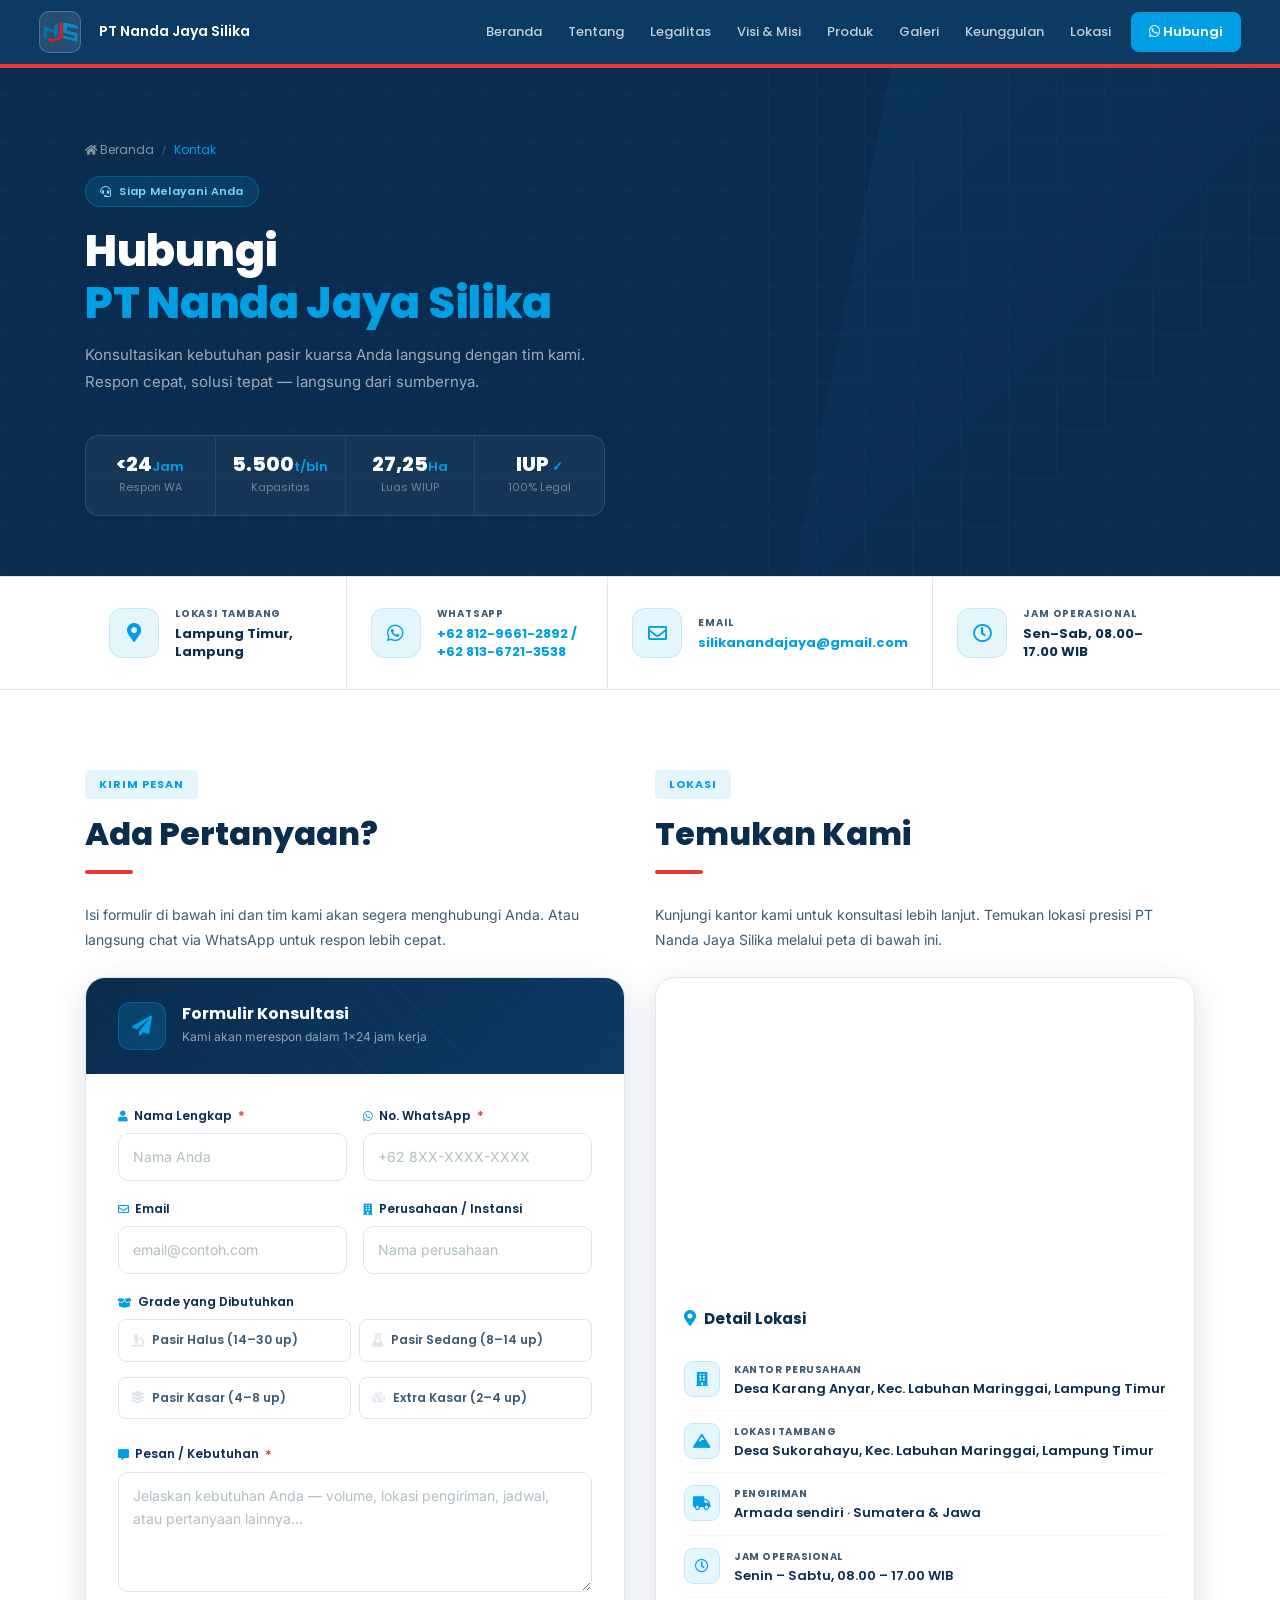
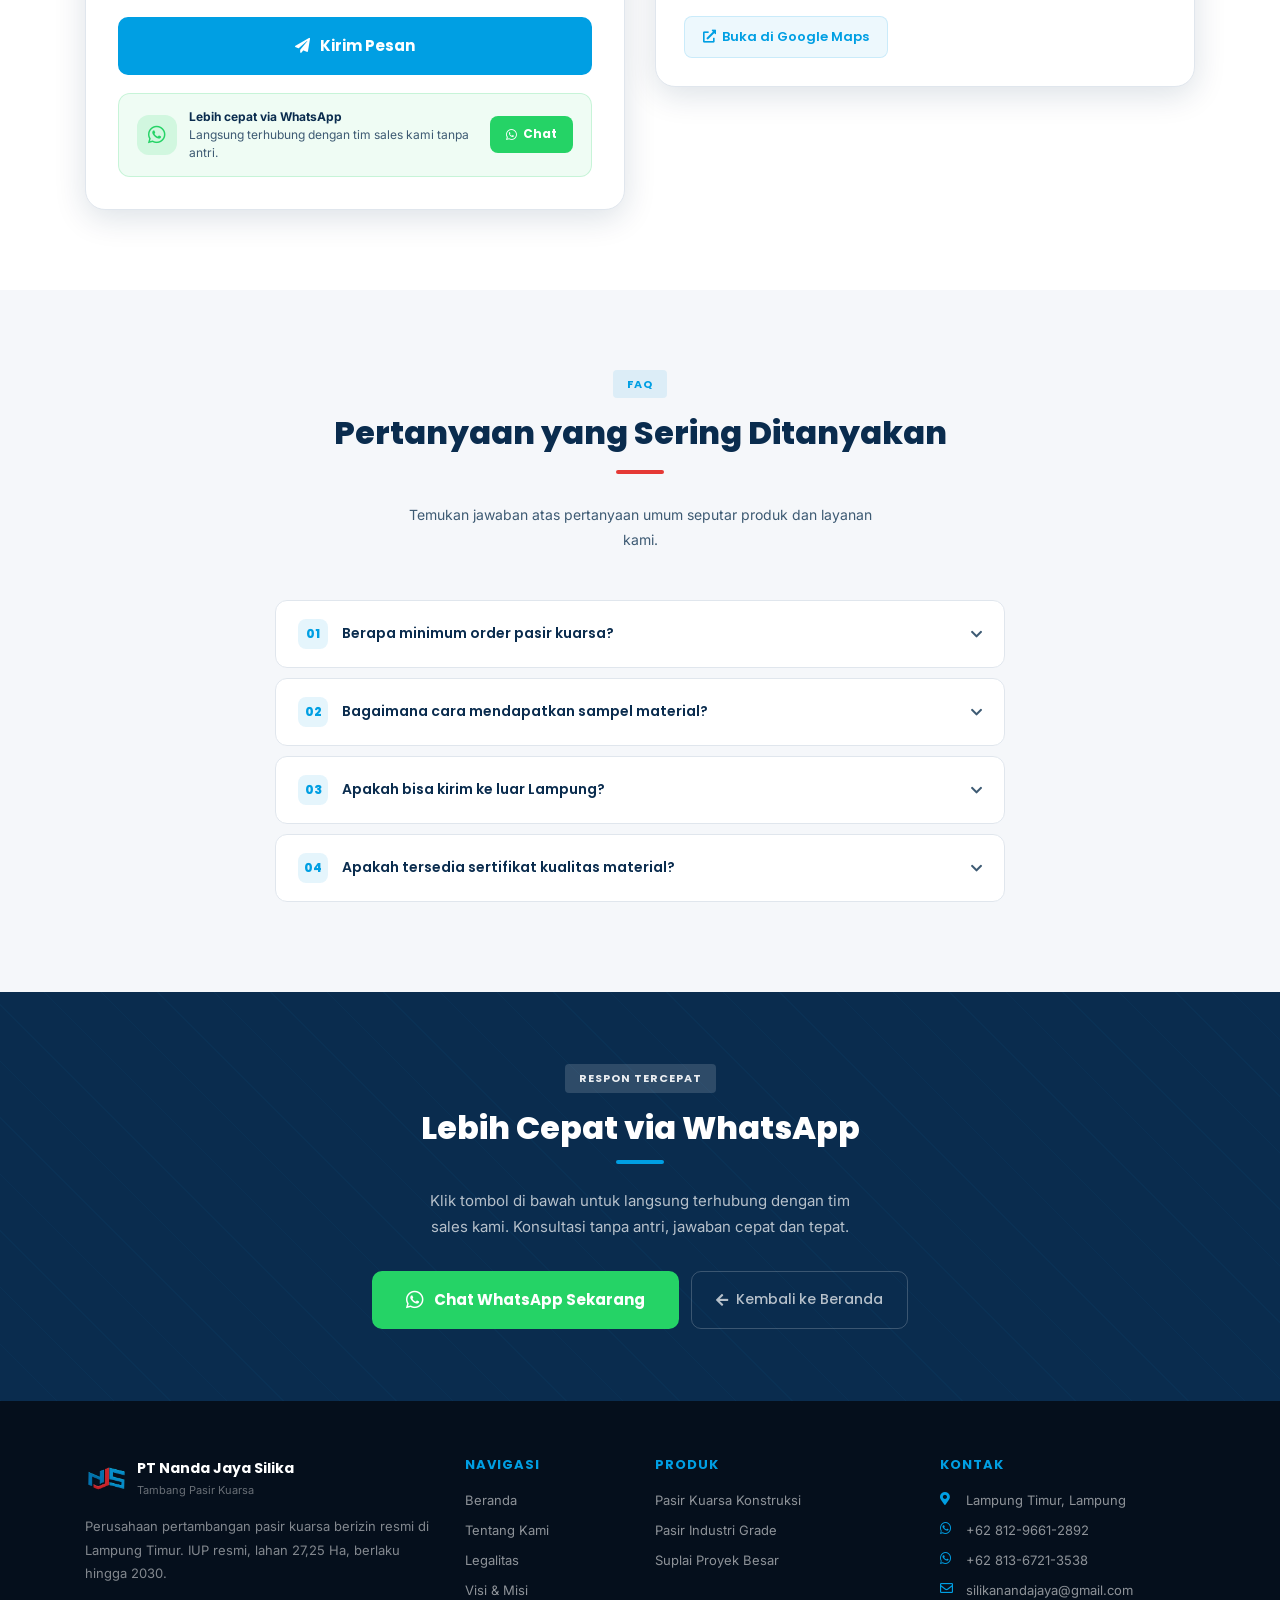
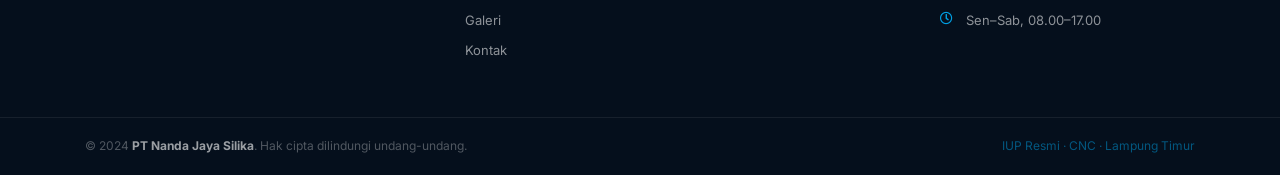
<file: kontak.html>
<!DOCTYPE html>
<html lang="id">
<head>
    <meta charset="utf-8">
    <title>Kontak – PT Nanda Jaya Silika</title>
    <meta name="viewport" content="width=device-width, initial-scale=1.0">
    <meta name="description" content="Hubungi PT Nanda Jaya Silika untuk kebutuhan pasir kuarsa. WhatsApp, email, lokasi.">
    <link rel="icon" href="img/logo PT Nanda Jaya Silika.jpeg" type="image/x-icon">
    <link href="https://fonts.googleapis.com/css2?family=Poppins:wght@300;400;500;600;700;800;900&family=Inter:wght@300;400;500&display=swap" rel="stylesheet">
    <link href="https://stackpath.bootstrapcdn.com/bootstrap/4.4.1/css/bootstrap.min.css" rel="stylesheet">
    <link href="https://cdnjs.cloudflare.com/ajax/libs/font-awesome/5.15.4/css/all.min.css" rel="stylesheet">
<style>
/* ══════════════════════════════════════════════════
   CSS VARIABLES & RESET
   ══════════════════════════════════════════════════ */
:root {
    --blue:      #009FE3;
    --blue-dark: #0A2C4E;
    --blue-mid:  #0D3A63;
    --red:       #E53935;
    --red-dark:  #C62828;
    --green:     #25D366;
    --white:     #FFF;
    --gray-light:#F5F7FA;
    --gray-mid:  #E0E6ED;
    --gray-text: #3D5A73;
    --fh: 'Poppins', sans-serif;
    --fb: 'Inter', sans-serif;
    --tr: .3s ease;
    --ss: 0 4px 16px rgba(10,44,78,.08);
    --sm: 0 8px 32px rgba(10,44,78,.14);
}
*,*::before,*::after { box-sizing: border-box; margin: 0; padding: 0; }
html { scroll-behavior: smooth; }
body { font-family: var(--fb); font-size: 15px; color: var(--blue-dark); background: var(--white); line-height: 1.7; overflow-x: hidden; }
h1,h2,h3,h4,h5,h6 { font-family: var(--fh); font-weight: 700; color: var(--blue-dark); }
a { text-decoration: none; color: inherit; }
img { max-width: 100%; display: block; }
.red-stripe { height: 4px; background: var(--red); }

/* ══════════════════════════════════════════════════
   ANIMATIONS
   ══════════════════════════════════════════════════ */
@keyframes fadeUp   { from{opacity:0;transform:translateY(28px)} to{opacity:1;transform:translateY(0)} }
@keyframes fadeLeft { from{opacity:0;transform:translateX(-36px)} to{opacity:1;transform:translateX(0)} }
@keyframes fadeRight{ from{opacity:0;transform:translateX(36px)}  to{opacity:1;transform:translateX(0)} }
@keyframes waPulse  { 0%{transform:scale(1);opacity:.6} 100%{transform:scale(1.25);opacity:0} }
@keyframes successPop { 0%{transform:scale(0)} 60%{transform:scale(1.15)} 100%{transform:scale(1)} }

.anim-up   { opacity: 0; }
.anim-left { opacity: 0; }
.anim-right{ opacity: 0; }
.anim-up.visible    { animation: fadeUp    .7s ease forwards; }
.anim-left.visible  { animation: fadeLeft  .7s ease forwards; }
.anim-right.visible { animation: fadeRight .7s ease forwards; }

/* ══════════════════════════════════════════════════
   NAVBAR
   ══════════════════════════════════════════════════ */
.main-nav{background:var(--blue-mid);position:sticky;top:0;z-index:1000;transition:background var(--tr),box-shadow var(--tr)}
.main-nav.nav-scrolled{background:var(--blue-dark);box-shadow:0 4px 24px rgba(0,0,0,.25)}
.nav-inner{height:64px;padding:0 24px;display:flex;align-items:center;justify-content:space-between}
.nav-logo-compact{display:flex;align-items:center;gap:10px}
.nav-logo-container{width:42px;height:42px;display:flex;align-items:center;justify-content:center;background:rgba(255,255,255,.1);border-radius:10px;border:1px solid rgba(255,255,255,.2);overflow:hidden;flex-shrink:0}
.nav-logo-img{width:100%;height:100%;object-fit:contain}
.nav-brand-name{font-family:var(--fh);font-weight:600;font-size:14px;color:#fff;margin-left:8px}
.nav-menu{display:flex;align-items:center;gap:2px}
.nav-link-item{font-family:var(--fh);font-size:13px;font-weight:500;color:rgba(255,255,255,.75);padding:8px 12px;border-radius:6px;transition:color var(--tr);position:relative;white-space:nowrap}
.nav-link-item::after{content:'';position:absolute;bottom:4px;left:12px;right:12px;height:2px;background:var(--blue);border-radius:2px;transform:scaleX(0);transform-origin:left;transition:transform var(--tr)}
.nav-link-item:hover,.nav-link-item.active{color:#fff}
.nav-link-item:hover::after,.nav-link-item.active::after{transform:scaleX(1)}
.btn-nav-cta{font-family:var(--fh);font-size:13px;font-weight:600;color:#fff!important;background:var(--blue);padding:9px 18px;border-radius:8px;margin-left:6px;transition:background var(--tr);white-space:nowrap}
.btn-nav-cta:hover{background:var(--red);color:#fff!important}
.nav-toggler{display:flex;flex-direction:column;justify-content:center;gap:5px;width:40px;height:40px;background:transparent;border:none;cursor:pointer;padding:8px}
.nav-toggler span{display:block;width:100%;height:2px;background:#fff;border-radius:2px;transition:all var(--tr)}
.nav-toggler.open span:nth-child(1){transform:translateY(7px) rotate(45deg)}
.nav-toggler.open span:nth-child(2){opacity:0}
.nav-toggler.open span:nth-child(3){transform:translateY(-7px) rotate(-45deg)}
@media(max-width:991px){
  .nav-menu{position:fixed;top:64px;left:0;right:0;background:var(--blue-dark);flex-direction:column;align-items:stretch;padding:20px 24px 28px;gap:2px;transform:translateY(-110%);transition:transform .35s cubic-bezier(.4,0,.2,1);box-shadow:0 12px 40px rgba(0,0,0,.3);z-index:999;max-height:calc(100vh - 64px);overflow-y:auto}
  .nav-menu.is-open{transform:translateY(0)}
  .nav-link-item{padding:12px 16px;font-size:15px;color:rgba(255,255,255,.9);white-space:normal}
  .btn-nav-cta{margin:12px 0 0;text-align:center;padding:12px;font-size:15px;display:block}
  .nav-inner{padding:0 16px}
}

/* ══════════════════════════════════════════════════
   PAGE HERO
   ══════════════════════════════════════════════════ */
.page-hero {
    background: var(--blue-dark);
    padding: 72px 0 60px;
    position: relative;
    overflow: hidden;
}
.page-hero::before {
    content: '';
    position: absolute; inset: 0;
    background-image:
        repeating-linear-gradient(0deg,  rgba(0,159,227,.06) 0, rgba(0,159,227,.06) 1px, transparent 0, transparent 48px),
        repeating-linear-gradient(90deg, rgba(0,159,227,.06) 0, rgba(0,159,227,.06) 1px, transparent 0, transparent 48px);
}
.page-hero::after {
    content: '';
    position: absolute; top: 0; right: 0; bottom: 0;
    width: 38%;
    background: linear-gradient(135deg, rgba(0,159,227,.08) 0%, transparent 70%);
    clip-path: polygon(20% 0, 100% 0, 100% 100%, 0% 100%);
}
.page-hero-content { position: relative; z-index: 2; }
.breadcrumb-njs { display: flex; align-items: center; gap: 8px; margin-bottom: 16px; flex-wrap: wrap; }
.breadcrumb-njs a { font-family: var(--fh); font-size: 12px; color: rgba(255,255,255,.5); transition: color var(--tr); }
.breadcrumb-njs a:hover { color: var(--blue); }
.breadcrumb-njs span { color: rgba(255,255,255,.25); font-size: 11px; }
.breadcrumb-njs .current { font-family: var(--fh); font-size: 12px; color: var(--blue); }
.page-hero-badge {
    display: inline-flex; align-items: center; gap: 8px;
    background: rgba(0,159,227,.15); border: 1px solid rgba(0,159,227,.35);
    color: #7DD4F5; font-family: var(--fh); font-size: 11px; font-weight: 600;
    padding: 5px 14px; border-radius: 20px; margin-bottom: 18px; letter-spacing: .3px;
}
.page-hero-title {
    font-family: var(--fh);
    font-size: clamp(26px, 4vw, 44px);
    font-weight: 800; color: #fff; margin-bottom: 12px; line-height: 1.18;
    letter-spacing: -.3px;
}
.page-hero-title .accent { color: var(--blue); }
.page-hero-sub { font-size: 15px; color: rgba(255,255,255,.6); max-width: 520px; line-height: 1.8; margin-bottom: 40px; }

.hero-stats-strip {
    display: flex; gap: 0;
    background: rgba(255,255,255,.05);
    border: 1px solid rgba(255,255,255,.1);
    border-radius: 14px; overflow: hidden;
    max-width: 520px;
}
.hstrip-item {
    flex: 1; padding: 18px 12px; text-align: center;
    border-right: 1px solid rgba(255,255,255,.08);
    transition: background var(--tr);
}
.hstrip-item:last-child { border-right: none; }
.hstrip-item:hover { background: rgba(0,159,227,.1); }
.hstrip-num { font-family: var(--fh); font-size: 20px; font-weight: 800; color: #fff; line-height: 1; }
.hstrip-num span { font-size: 13px; color: var(--blue); font-weight: 600; }
.hstrip-label { font-size: 11px; color: rgba(255,255,255,.4); margin-top: 4px; font-family: var(--fh); }

/* ══════════════════════════════════════════════════
   SECTION COMMONS
   ══════════════════════════════════════════════════ */
.sec { padding: 80px 0; }
.sec--gray { background: var(--gray-light); }
.sec--dark  { background: var(--blue-dark); }

.sbadge { display: inline-block; background: rgba(0,159,227,.1); color: var(--blue); font-family: var(--fh); font-size: 11px; font-weight: 700; padding: 5px 14px; border-radius: 4px; letter-spacing: 1px; text-transform: uppercase; margin-bottom: 14px; }
.sbadge--light { background: rgba(255,255,255,.15); color: rgba(255,255,255,.9); }
.stitle { font-size: clamp(20px, 3.5vw, 32px); font-weight: 800; line-height: 1.3; margin-bottom: 4px; }
.stitle--white { color: #fff; }
.srule { width: 48px; height: 4px; background: var(--red); border-radius: 2px; margin: 16px 0 28px; }
.srule--center { margin-left: auto; margin-right: auto; }
.srule--blue { background: var(--blue); }
.stext { font-size: 14px; color: var(--gray-text); line-height: 1.8; }
.stext--light { color: rgba(255,255,255,.7); }

/* ══════════════════════════════════════════════════
   CONTACT INFO STRIP
   ══════════════════════════════════════════════════ */
.ctc-strip {
    background: var(--white);
    border-top: 1px solid var(--gray-mid);
    border-bottom: 1px solid var(--gray-mid);
}
.ctc-strip-grid { display: grid; grid-template-columns: repeat(4, 1fr); gap: 0; }
.ctc-strip-item {
    display: flex; align-items: center; gap: 16px;
    padding: 28px 24px;
    border-right: 1px solid var(--gray-mid);
    transition: background var(--tr), box-shadow var(--tr);
}
.ctc-strip-item:last-child { border-right: none; }
.ctc-strip-item:hover { background: var(--gray-light); }
.ctc-strip-icon {
    width: 50px; height: 50px; border-radius: 13px;
    background: rgba(0,159,227,.1); border: 1px solid rgba(0,159,227,.15);
    display: flex; align-items: center; justify-content: center;
    font-size: 19px; color: var(--blue); flex-shrink: 0;
    transition: all var(--tr);
}
.ctc-strip-item:hover .ctc-strip-icon {
    background: var(--blue); color: #fff;
    border-color: var(--blue); transform: scale(1.06);
}
.ctc-strip-label { font-family: var(--fh); font-size: 10px; font-weight: 700; text-transform: uppercase; letter-spacing: .8px; color: var(--gray-text); margin-bottom: 3px; }
.ctc-strip-val { font-family: var(--fh); font-size: 13px; font-weight: 700; color: var(--blue-dark); line-height: 1.4; }
.ctc-strip-val a { color: var(--blue); transition: color var(--tr); cursor: pointer; }
.ctc-strip-val a:hover { color: var(--red); }

/* ══════════════════════════════════════════════════
   MAIN SECTION: FORM + MAP
   ══════════════════════════════════════════════════ */
.sec-intro-label { font-family: var(--fh); font-size: 11px; font-weight: 700; text-transform: uppercase; letter-spacing: 1px; color: var(--blue); margin-bottom: 10px; display: flex; align-items: center; gap: 8px; }
.sec-intro-label::after { content: ''; flex: 1; height: 1px; background: var(--gray-mid); }

.form-card {
    background: var(--white);
    border: 1px solid var(--gray-mid);
    border-radius: 20px;
    overflow: hidden;
    box-shadow: var(--sm);
    height: auto;
}
.form-card-header {
    background: linear-gradient(135deg, var(--blue-dark) 0%, var(--blue-mid) 100%);
    padding: 24px 32px;
    display: flex; align-items: center; gap: 16px;
    position: relative; overflow: hidden;
}
.form-card-header::before {
    content: '';
    position: absolute; inset: 0;
    background-image: repeating-linear-gradient(45deg, rgba(0,159,227,.05) 0, rgba(0,159,227,.05) 1px, transparent 0, transparent 20px);
}
.form-card-header-icon {
    width: 48px; height: 48px; border-radius: 12px;
    background: rgba(0,159,227,.2); border: 1px solid rgba(0,159,227,.3);
    display: flex; align-items: center; justify-content: center;
    font-size: 20px; color: var(--blue); flex-shrink: 0; position: relative; z-index: 2;
}
.form-card-header-text { position: relative; z-index: 2; }
.form-card-header-text h3 { font-family: var(--fh); font-size: 16px; font-weight: 700; color: #fff; margin: 0 0 3px; }
.form-card-header-text p { font-size: 12px; color: rgba(255,255,255,.55); margin: 0; }

.form-card-body { padding: 32px; }

.form-row-2 { display: grid; grid-template-columns: 1fr 1fr; gap: 16px; }
.form-group { margin-bottom: 18px; }
.form-group label {
    font-family: var(--fh); font-size: 12px; font-weight: 600;
    color: var(--blue-dark); margin-bottom: 7px; display: flex; align-items: center; gap: 6px;
}
.form-group label i { color: var(--blue); font-size: 11px; }
.form-group label .req { color: var(--red); font-size: 13px; line-height: 1; }
.form-ctrl {
    width: 100%; border: 1.5px solid var(--gray-mid); border-radius: 10px;
    padding: 11px 14px; font-family: var(--fb); font-size: 14px; color: var(--blue-dark);
    transition: border-color var(--tr), box-shadow var(--tr); background: var(--white);
    outline: none;
}
.form-ctrl:focus { border-color: var(--blue); box-shadow: 0 0 0 3px rgba(0,159,227,.12); }
.form-ctrl::placeholder { color: #b0bec5; }
textarea.form-ctrl { min-height: 120px; resize: vertical; }

.grade-selector { display: grid; grid-template-columns: repeat(2,1fr); gap: 8px; }
.grade-option { position: relative; }
.grade-option input[type="checkbox"] { position: absolute; opacity: 0; width: 0; height: 0; }
.grade-option label {
    display: flex; align-items: center; gap: 8px;
    border: 1.5px solid var(--gray-mid); border-radius: 8px;
    padding: 10px 12px; cursor: pointer; font-size: 12px; font-weight: 600;
    font-family: var(--fh); color: var(--gray-text); transition: all var(--tr);
    user-select: none;
}
.grade-option label i { font-size: 13px; color: var(--gray-mid); transition: color var(--tr); }
.grade-option input:checked + label {
    border-color: var(--blue); background: rgba(0,159,227,.07);
    color: var(--blue-dark);
}
.grade-option input:checked + label i { color: var(--blue); }
.grade-option label:hover { border-color: var(--blue); }

.btn-submit {
    display: flex; align-items: center; justify-content: center; gap: 10px;
    width: 100%; background: var(--blue); color: #fff;
    font-family: var(--fh); font-weight: 700; font-size: 15px;
    padding: 14px 32px; border-radius: 10px; border: 2px solid var(--blue);
    cursor: pointer; transition: all var(--tr); margin-top: 4px;
}
.btn-submit:hover { background: #0090D0; border-color: #0090D0; transform: translateY(-2px); box-shadow: 0 8px 28px rgba(0,159,227,.35); }

.wa-shortcut {
    display: flex; align-items: center; gap: 12px;
    background: rgba(37,211,102,.07); border: 1px solid rgba(37,211,102,.2);
    border-radius: 12px; padding: 14px 18px; margin-top: 18px;
}
.wa-shortcut-icon { font-size: 26px; color: #25D366; flex-shrink: 0; }
.wa-shortcut-text { flex: 1; }
.wa-shortcut-text p { margin: 0; font-size: 12px; color: var(--gray-text); line-height: 1.5; }
.wa-shortcut-text p strong { color: var(--blue-dark); }
.wa-shortcut-btn {
    display: inline-flex; align-items: center; gap: 6px;
    background: #25D366; color: #fff;
    font-family: var(--fh); font-weight: 700; font-size: 12px;
    padding: 8px 16px; border-radius: 8px; transition: all var(--tr);
    flex-shrink: 0;
}
.wa-shortcut-btn:hover { background: #20BD5A; color: #fff; transform: translateY(-1px); }

.form-success { display: none; text-align: center; padding: 48px 24px; }
.form-success-icon { width: 72px; height: 72px; border-radius: 50%; background: rgba(0,200,120,.12); border: 2px solid rgba(0,200,120,.3); display: flex; align-items: center; justify-content: center; margin: 0 auto 20px; font-size: 32px; color: #27AE60; animation: successPop .5s ease; }
.form-success h3 { font-family: var(--fh); font-size: 20px; font-weight: 700; color: var(--blue-dark); margin-bottom: 8px; }
.form-success p { font-size: 14px; color: var(--gray-text); line-height: 1.7; }
.form-success-wa { display: inline-flex; align-items: center; gap: 8px; margin-top: 20px; background: #25D366; color: #fff; font-family: var(--fh); font-weight: 700; font-size: 14px; padding: 10px 22px; border-radius: 8px; transition: all var(--tr); }
.form-success-wa:hover { background: #20BD5A; color: #fff; }

/* ── MAP CARD ── */
.map-card {
    background: var(--white);
    border: 1px solid var(--gray-mid);
    border-radius: 20px; overflow: hidden;
    box-shadow: var(--sm); height: auto;
    display: flex; flex-direction: column;
}
.map-card iframe { display: block; flex-shrink: 0; }
.map-card-info { padding: 28px; flex: 1; }
.map-card-info-title {
    font-family: var(--fh); font-size: 15px; font-weight: 700;
    color: var(--blue-dark); margin-bottom: 18px;
    display: flex; align-items: center; gap: 8px;
}
.map-card-info-title i { color: var(--blue); font-size: 16px; }
.map-row { display: flex; align-items: flex-start; gap: 14px; padding: 12px 0; border-bottom: 1px solid var(--gray-light); }
.map-row:last-child { border-bottom: none; }
.map-row-icon {
    width: 36px; height: 36px; border-radius: 9px;
    background: rgba(0,159,227,.1); border: 1px solid rgba(0,159,227,.15);
    display: flex; align-items: center; justify-content: center;
    font-size: 14px; color: var(--blue); flex-shrink: 0;
}
.map-row-label { font-family: var(--fh); font-size: 10px; font-weight: 700; text-transform: uppercase; letter-spacing: .5px; color: var(--gray-text); margin-bottom: 2px; }
.map-row-val { font-family: var(--fh); font-size: 13px; font-weight: 600; color: var(--blue-dark); line-height: 1.4; }
.map-open-btn {
    display: inline-flex; align-items: center; gap: 6px; margin-top: 18px;
    font-size: 13px; font-weight: 600; color: var(--blue); font-family: var(--fh);
    padding: 9px 18px; border-radius: 8px;
    background: rgba(0,159,227,.07); border: 1px solid rgba(0,159,227,.15);
    transition: all var(--tr);
}
.map-open-btn:hover { color: var(--red); background: rgba(229,57,53,.06); border-color: rgba(229,57,53,.15); }

/* ══════════════════════════════════════════════════
   FAQ SECTION
   ══════════════════════════════════════════════════ */
.faq-item {
    background: var(--white); border: 1px solid var(--gray-mid);
    border-radius: 12px; overflow: hidden;
    transition: border-color var(--tr), box-shadow var(--tr);
    margin-bottom: 10px;
}
.faq-item:hover { border-color: var(--blue); box-shadow: var(--ss); }
.faq-item.open { border-color: var(--blue); }
.faq-q {
    display: flex; align-items: center; gap: 14px;
    padding: 18px 22px; cursor: pointer;
    transition: background var(--tr); user-select: none;
}
.faq-q:hover { background: rgba(0,159,227,.03); }
.faq-q-num {
    width: 30px; height: 30px; border-radius: 8px;
    background: rgba(0,159,227,.1); display: flex; align-items: center; justify-content: center;
    font-family: var(--fh); font-size: 12px; font-weight: 800; color: var(--blue); flex-shrink: 0;
}
.faq-item.open .faq-q-num { background: var(--blue); color: #fff; }
.faq-q-text { font-family: var(--fh); font-size: 14px; font-weight: 600; color: var(--blue-dark); flex: 1; }
.faq-q-arrow { color: var(--gray-text); font-size: 13px; transition: transform var(--tr), color var(--tr); flex-shrink: 0; }
.faq-item.open .faq-q-arrow { transform: rotate(180deg); color: var(--blue); }
.faq-a { max-height: 0; overflow: hidden; transition: max-height .4s ease, padding .3s ease; padding: 0 22px; }
.faq-item.open .faq-a { max-height: 200px; padding: 0 22px 18px; }
.faq-a p { font-size: 13px; color: var(--gray-text); line-height: 1.8; padding-left: 44px; }

/* ══════════════════════════════════════════════════
   CTA SECTION
   ══════════════════════════════════════════════════ */
.cta-section {
    background: var(--blue-dark);
    padding: 72px 0; position: relative; overflow: hidden;
}
.cta-section::before {
    content: ''; position: absolute; inset: 0;
    background-image: repeating-linear-gradient(45deg, rgba(0,159,227,.04) 0, rgba(0,159,227,.04) 1px, transparent 0, transparent 40px);
}
.cta-content { position: relative; z-index: 2; }
.btn-cta-wa {
    display: inline-flex; align-items: center; gap: 10px;
    background: #25D366; color: #fff;
    font-family: var(--fh); font-weight: 700; font-size: 15px;
    padding: 14px 32px; border-radius: 10px; border: 2px solid #25D366;
    transition: all var(--tr); cursor: pointer;
}
.btn-cta-wa:hover { background: #20BD5A; border-color: #20BD5A; color: #fff; transform: translateY(-2px); box-shadow: 0 8px 28px rgba(37,211,102,.35); }
.btn-cta-wa i { font-size: 20px; }
.btn-cta-secondary {
    display: inline-flex; align-items: center; gap: 8px;
    background: transparent; color: rgba(255,255,255,.7);
    font-family: var(--fh); font-weight: 500; font-size: 14px;
    padding: 13px 24px; border-radius: 10px;
    border: 1.5px solid rgba(255,255,255,.2); transition: all var(--tr);
}
.btn-cta-secondary:hover { color: #fff; border-color: rgba(255,255,255,.45); background: rgba(255,255,255,.06); }

/* ══════════════════════════════════════════════════
   FOOTER
   ══════════════════════════════════════════════════ */
.site-footer{background:#050F1C;padding:56px 0 0;color:rgba(255,255,255,.6)}
.footer-logo-img{width:42px;height:42px;object-fit:contain}
.footer-brand-name{font-family:var(--fh);font-weight:700;font-size:14px;color:var(--white)}
.footer-brand-tag{font-size:11px;color:rgba(255,255,255,.4)}
.footer-about{font-size:13px;line-height:1.8;color:rgba(255,255,255,.5);margin-top:4px}
.footer-heading{font-family:var(--fh);font-size:13px;font-weight:700;color:var(--blue);text-transform:uppercase;letter-spacing:1px;margin-bottom:16px}
.footer-links{list-style:none;padding:0;display:flex;flex-direction:column;gap:8px}
.footer-links a,.footer-links li{font-size:13px;color:rgba(255,255,255,.55);transition:color var(--tr)}
.footer-links a:hover{color:var(--blue)}
.footer-links--contact li{display:flex;align-items:flex-start;gap:10px}
.footer-links--contact i{color:var(--blue);width:16px;flex-shrink:0;margin-top:3px}
.footer-bottom{margin-top:40px;padding:18px 0;border-top:1px solid rgba(255,255,255,.07)}
.footer-bottom p{margin:0;font-size:12px;color:rgba(255,255,255,.3)}
.footer-bottom strong{color:rgba(255,255,255,.6)}
.footer-bottom-right{color:rgba(0,159,227,.5)!important}

/* ══════════════════════════════════════════════════
   FLOATING BUTTONS
   ══════════════════════════════════════════════════ */
.wa-float{position:fixed;left:24px;bottom:32px;z-index:9998;display:flex;align-items:center;opacity:0;pointer-events:none;transform:translateY(16px);transition:opacity .4s ease,transform .4s ease}
.wa-float.visible{opacity:1;pointer-events:auto;transform:translateY(0)}
.wa-float-icon{width:52px;height:52px;border-radius:16px;background:#25D366;color:#fff;display:flex;align-items:center;justify-content:center;font-size:26px;flex-shrink:0;box-shadow:0 4px 20px rgba(37,211,102,.45),0 0 40px rgba(37,211,102,.2);border:2px solid rgba(255,255,255,.2);position:relative;z-index:2;transition:transform .3s,box-shadow .3s,background .3s}
.wa-float-icon::before{content:'';position:absolute;inset:-4px;border-radius:20px;border:2px solid rgba(37,211,102,.4);animation:waPulse 2s ease-out infinite}
.wa-float-tooltip{background:var(--blue-dark);color:#fff;font-family:var(--fh);font-size:12px;font-weight:600;padding:8px 14px;border-radius:0 10px 10px 0;white-space:nowrap;opacity:0;transform:translateX(-10px);pointer-events:none;transition:opacity .25s,transform .25s;border:1px solid rgba(255,255,255,.08);border-left:none;box-shadow:2px 4px 16px rgba(0,0,0,.2);margin-left:-2px;position:relative;z-index:1}
.wa-float:hover .wa-float-icon{transform:scale(1.06);background:#20BD5A;box-shadow:0 6px 28px rgba(37,211,102,.6)}
.wa-float:hover .wa-float-tooltip{opacity:1;transform:translateX(0)}
.back-to-top{position:fixed;right:24px;bottom:32px;z-index:9999;width:46px;height:46px;border-radius:12px;background:var(--blue);color:var(--white);display:flex;align-items:center;justify-content:center;font-size:16px;opacity:0;pointer-events:none;transition:all var(--tr);box-shadow:0 4px 16px rgba(0,159,227,.4)}
.back-to-top.visible{opacity:1;pointer-events:auto}
.back-to-top:hover{background:var(--red);color:var(--white);transform:translateY(-3px)}

/* ══════════════════════════════════════════════════
   WA POPUP (2 Admin)
   ══════════════════════════════════════════════════ */
.wa-popup-overlay{position:fixed;inset:0;background:rgba(5,15,28,.55);z-index:10000;display:flex;align-items:center;justify-content:center;padding:20px;opacity:0;pointer-events:none;transition:opacity .3s ease;backdrop-filter:blur(6px);-webkit-backdrop-filter:blur(6px)}
.wa-popup-overlay.is-open{opacity:1;pointer-events:auto}
.wa-popup-card{background:#fff;border-radius:20px;width:100%;max-width:380px;overflow:hidden;box-shadow:0 24px 64px rgba(0,0,0,.35);transform:scale(.88) translateY(24px);transition:transform .35s cubic-bezier(.22,.61,.36,1);position:relative}
.wa-popup-overlay.is-open .wa-popup-card{transform:scale(1) translateY(0)}
.wa-popup-close{position:absolute;top:14px;right:14px;width:32px;height:32px;border-radius:50%;background:rgba(255,255,255,.15);border:none;color:rgba(255,255,255,.8);font-size:14px;cursor:pointer;display:flex;align-items:center;justify-content:center;transition:all var(--tr);z-index:2;backdrop-filter:blur(4px)}
.wa-popup-close:hover{background:rgba(255,255,255,.3);color:#fff}
.wa-popup-header{background:linear-gradient(135deg,#075E54 0%,#128C7E 100%);padding:30px 24px 24px;text-align:center;position:relative}
.wa-popup-header::after{content:'';position:absolute;bottom:-12px;left:50%;transform:translateX(-50%);width:24px;height:12px;background:#fff;clip-path:polygon(0 0,100% 0,50% 100%)}
.wa-popup-header-icon{width:56px;height:56px;border-radius:50%;background:rgba(37,211,102,.2);border:2px solid rgba(37,211,102,.4);display:flex;align-items:center;justify-content:center;margin:0 auto 12px;font-size:28px;color:#25D366;filter:drop-shadow(0 4px 12px rgba(37,211,102,.35))}
.wa-popup-header h4{font-family:var(--fh);font-size:18px;font-weight:800;color:#fff;margin:0 0 4px}
.wa-popup-header p{font-size:13px;color:rgba(255,255,255,.65);margin:0;line-height:1.5}
.wa-popup-options{padding:20px 16px 16px}
.wa-popup-option{display:flex;align-items:center;gap:14px;padding:16px 18px;border-radius:14px;background:#fff;border:1.5px solid var(--gray-mid);transition:all var(--tr);margin-bottom:10px;color:inherit;text-decoration:none;cursor:pointer;position:relative;overflow:hidden}
.wa-popup-option:last-child{margin-bottom:0}
.wa-popup-option:hover{border-color:#25D366;transform:translateX(4px);box-shadow:0 4px 20px rgba(37,211,102,.18)}
.wa-popup-option-icon{width:46px;height:46px;border-radius:12px;background:rgba(37,211,102,.1);border:1px solid rgba(37,211,102,.2);display:flex;align-items:center;justify-content:center;font-size:22px;color:#25D366;flex-shrink:0}
.wa-popup-option-info{flex:1;display:flex;flex-direction:column;gap:2px}
.wa-popup-option-label{font-family:var(--fh);font-size:14px;font-weight:700;color:var(--blue-dark)}
.wa-popup-option-number{font-size:13px;color:var(--gray-text);font-family:var(--fb)}
.wa-popup-option-arrow{color:var(--gray-mid);font-size:12px;transition:color var(--tr),transform var(--tr)}
.wa-popup-option:hover .wa-popup-option-arrow{color:#25D366;transform:translateX(3px)}
.wa-popup-footer{text-align:center;padding:0 16px 16px;font-size:11px;color:var(--gray-text);font-family:var(--fh)}

/* ══════════════════════════════════════════════════
   RESPONSIVE
   ══════════════════════════════════════════════════ */
@media(max-width:991px){
    .ctc-strip-grid { grid-template-columns: 1fr 1fr; }
    .ctc-strip-item:nth-child(1),
    .ctc-strip-item:nth-child(2) { border-bottom: 1px solid var(--gray-mid); }
    .ctc-strip-item:nth-child(2) { border-right: none; }
    .hero-stats-strip { max-width: 100%; }
}
@media(max-width:767px){
    .sec { padding: 56px 0; }
    .page-hero { padding: 48px 0 40px; }
    .page-hero-sub { font-size: 14px; }
    .ctc-strip-grid { grid-template-columns: 1fr; }
    .ctc-strip-item { border-right: none !important; border-bottom: 1px solid var(--gray-mid); }
    .ctc-strip-item:last-child { border-bottom: none; }
    .ctc-strip-item { padding: 18px 20px; }
    .form-row-2 { grid-template-columns: 1fr; gap: 0; }
    .form-card-body { padding: 22px 18px; }
    .form-card-header { padding: 20px 22px; }
    .grade-selector { grid-template-columns: 1fr 1fr; }
    .wa-shortcut { flex-direction: column; align-items: flex-start; gap: 10px; }
    .wa-shortcut-btn { align-self: stretch; justify-content: center; }
    .cta-section { padding: 56px 0; }
    .cta-btns { flex-direction: column; align-items: center; gap: 10px !important; }
    .btn-cta-wa, .btn-cta-secondary { width: 100%; justify-content: center; }
    .footer-bottom .d-flex { flex-direction: column; text-align: center; gap: 6px; }
    .wa-float { left: 16px; bottom: 24px; }
    .wa-float-icon { width: 46px; height: 46px; font-size: 22px; }
    .back-to-top { right: 16px; bottom: 24px; width: 44px; height: 44px; }
    .map-card-info { padding: 20px; }
    .wa-popup-card { max-width: 340px; }
}
@media(max-width:480px){
    .sec { padding: 44px 0; }
    .grade-selector { grid-template-columns: 1fr; }
    .hero-stats-strip { flex-wrap: wrap; }
    .hstrip-item { flex: 0 0 50%; border-bottom: 1px solid rgba(255,255,255,.08); }
}
</style>
</head>
<body>

<!-- ══════════ NAVBAR ══════════ -->
<nav class="main-nav" id="mainNav">
    <div class="container-fluid">
        <div class="nav-inner d-flex align-items-center justify-content-between">
            <a class="nav-logo-compact d-flex align-items-center" href="index.html">
                <div class="nav-logo-container"><img src="img/pt-njs.png" alt="PT Nanda Jaya Silika" class="nav-logo-img"></div>
                <span class="nav-brand-name d-none d-lg-inline">PT Nanda Jaya Silika</span>
            </a>
            <button class="nav-toggler d-lg-none" id="navToggler" aria-label="Toggle navigation"><span></span><span></span><span></span></button>
            <div class="nav-menu" id="navMenu">
                <a href="index.html"     class="nav-link-item">Beranda</a>
                <a href="tentang.html"   class="nav-link-item">Tentang</a>
                <a href="legalitas.html" class="nav-link-item">Legalitas</a>
                <a href="visi.html"      class="nav-link-item">Visi &amp; Misi</a>
                <a href="produk.html"    class="nav-link-item">Produk</a>
                <a href="galeri.html"    class="nav-link-item">Galeri</a>
                <a href="keunggulan.html" class="nav-link-item">Keunggulan</a>
                <a href="lokasi.html"    class="nav-link-item">Lokasi</a>
                <a href="kontak.html"    class="btn-nav-cta active"><i class="fab fa-whatsapp"></i> Hubungi</a>
            </div>
        </div>
    </div>
</nav>
<div class="red-stripe"></div>

<!-- ══════════ PAGE HERO ══════════ -->
<section class="page-hero">
    <div class="container">
        <div class="page-hero-content anim-up">
            <nav class="breadcrumb-njs" aria-label="Breadcrumb">
                <a href="index.html"><i class="fas fa-home" style="font-size:11px"></i> Beranda</a>
                <span>/</span>
                <span class="current">Kontak</span>
            </nav>
            <div class="page-hero-badge"><i class="fas fa-headset"></i> Siap Melayani Anda</div>
            <h1 class="page-hero-title">
                Hubungi<br><span class="accent">PT Nanda Jaya Silika</span>
            </h1>
            <p class="page-hero-sub">Konsultasikan kebutuhan pasir kuarsa Anda langsung dengan tim kami. Respon cepat, solusi tepat — langsung dari sumbernya.</p>
            <div class="hero-stats-strip">
                <div class="hstrip-item">
                    <div class="hstrip-num">&lt;24<span>Jam</span></div>
                    <div class="hstrip-label">Respon WA</div>
                </div>
                <div class="hstrip-item">
                    <div class="hstrip-num">5.500<span>t/bln</span></div>
                    <div class="hstrip-label">Kapasitas</div>
                </div>
                <div class="hstrip-item">
                    <div class="hstrip-num">27,25<span>Ha</span></div>
                    <div class="hstrip-label">Luas WIUP</div>
                </div>
                <div class="hstrip-item">
                    <div class="hstrip-num">IUP<span> ✓</span></div>
                    <div class="hstrip-label">100% Legal</div>
                </div>
            </div>
        </div>
    </div>
</section>

<!-- ══════════ CONTACT INFO STRIP ══════════ -->
<div class="ctc-strip">
    <div class="container">
        <div class="ctc-strip-grid anim-up">
            <div class="ctc-strip-item">
                <div class="ctc-strip-icon"><i class="fas fa-map-marker-alt"></i></div>
                <div>
                    <div class="ctc-strip-label">Lokasi Tambang</div>
                    <div class="ctc-strip-val">Lampung Timur, Lampung</div>
                </div>
            </div>
            <div class="ctc-strip-item">
                <div class="ctc-strip-icon"><i class="fab fa-whatsapp"></i></div>
                <div>
                    <div class="ctc-strip-label">WhatsApp</div>
                    <div class="ctc-strip-val">
                        <a href="#" data-wa-trigger data-wa-msg="Halo, saya ingin bertanya seputar produk pasir kuarsa PT Nanda Jaya Silika.">+62 812-9661-2892 / +62 813-6721-3538</a>
                    </div>
                </div>
            </div>
            <div class="ctc-strip-item">
                <div class="ctc-strip-icon"><i class="far fa-envelope"></i></div>
                <div>
                    <div class="ctc-strip-label">Email</div>
                    <div class="ctc-strip-val"><a href="mailto:silikanandajaya@gmail.com">silikanandajaya@gmail.com</a></div>
                </div>
            </div>
            <div class="ctc-strip-item">
                <div class="ctc-strip-icon"><i class="far fa-clock"></i></div>
                <div>
                    <div class="ctc-strip-label">Jam Operasional</div>
                    <div class="ctc-strip-val">Sen–Sab, 08.00–17.00 WIB</div>
                </div>
            </div>
        </div>
    </div>
</div>

<!-- ══════════ FORM + MAP ══════════ -->
<section class="sec">
    <div class="container">
        <div class="row">

            <!-- ── FORM ── -->
            <div class="col-lg-6 mb-4 mb-lg-0">
                <div class="anim-left" style="margin-bottom:24px">
                    <div class="sbadge">Kirim Pesan</div>
                    <h2 class="stitle">Ada Pertanyaan?</h2>
                    <div class="srule"></div>
                    <p class="stext">Isi formulir di bawah ini dan tim kami akan segera menghubungi Anda. Atau langsung chat via WhatsApp untuk respon lebih cepat.</p>
                </div>

                <div class="form-card anim-left">
                    <div class="form-card-header">
                        <div class="form-card-header-icon"><i class="fas fa-paper-plane"></i></div>
                        <div class="form-card-header-text">
                            <h3>Formulir Konsultasi</h3>
                            <p>Kami akan merespon dalam 1×24 jam kerja</p>
                        </div>
                    </div>
                    <div class="form-card-body">
                        <form id="contactForm" action="https://formspree.io/f/xnjlpeal" method="POST">
                            <input type="hidden" name="_subject" value="Pesan Baru dari Website NJS">
                            <input type="text" name="_gotcha" style="display:none">
                            <div class="form-row-2">
                                <div class="form-group">
                                    <label for="cName"><i class="fas fa-user"></i> Nama Lengkap <span class="req">*</span></label>
                                    <input type="text" class="form-ctrl" id="cName" name="name" placeholder="Nama Anda" required>
                                </div>
                                <div class="form-group">
                                    <label for="cPhone"><i class="fab fa-whatsapp"></i> No. WhatsApp <span class="req">*</span></label>
                                    <input type="tel" class="form-ctrl" id="cPhone" name="phone" placeholder="+62 8XX-XXXX-XXXX" required>
                                </div>
                            </div>
                            <div class="form-row-2">
                                <div class="form-group">
                                    <label for="cEmail"><i class="far fa-envelope"></i> Email</label>
                                    <input type="email" class="form-ctrl" id="cEmail" name="email" placeholder="email@contoh.com">
                                </div>
                                <div class="form-group">
                                    <label for="cCompany"><i class="fas fa-building"></i> Perusahaan / Instansi</label>
                                    <input type="text" class="form-ctrl" id="cCompany" name="company" placeholder="Nama perusahaan">
                                </div>
                            </div>

                            <div class="form-group">
                                <label><i class="fas fa-box-open"></i> Grade yang Dibutuhkan</label>
                                <div class="grade-selector">
                                    <div class="grade-option">
                                        <input type="checkbox" id="gHalus" name="grade[]" value="halus">
                                        <label for="gHalus"><i class="fas fa-microscope"></i> Pasir Halus (14–30 up)</label>
                                    </div>
                                    <div class="grade-option">
                                        <input type="checkbox" id="gSedang" name="grade[]" value="sedang">
                                        <label for="gSedang"><i class="fas fa-flask"></i> Pasir Sedang (8–14 up)</label>
                                    </div>
                                    <div class="grade-option">
                                        <input type="checkbox" id="gKasar" name="grade[]" value="kasar">
                                        <label for="gKasar"><i class="fas fa-layer-group"></i> Pasir Kasar (4–8 up)</label>
                                    </div>
                                    <div class="grade-option">
                                        <input type="checkbox" id="gXkasar" name="grade[]" value="xkasar">
                                        <label for="gXkasar"><i class="fas fa-cubes"></i> Extra Kasar (2–4 up)</label>
                                    </div>
                                </div>
                            </div>

                            <div class="form-group">
                                <label for="cMsg"><i class="fas fa-comment-alt"></i> Pesan / Kebutuhan <span class="req">*</span></label>
                                <textarea class="form-ctrl" id="cMsg" name="message" placeholder="Jelaskan kebutuhan Anda — volume, lokasi pengiriman, jadwal, atau pertanyaan lainnya..." required></textarea>
                            </div>

                            <button type="submit" class="btn-submit">
                                <i class="fas fa-paper-plane"></i> Kirim Pesan
                            </button>
                        </form>

                        <!-- WA shortcut -->
                        <div class="wa-shortcut">
                            <div style="width:40px;height:40px;border-radius:12px;background:rgba(37,211,102,.15);display:flex;align-items:center;justify-content:center;font-size:20px;color:#25D366;flex-shrink:0">
                                <i class="fab fa-whatsapp"></i>
                            </div>
                            <div class="wa-shortcut-text">
                                <p><strong>Lebih cepat via WhatsApp</strong><br>Langsung terhubung dengan tim sales kami tanpa antri.</p>
                            </div>
                            <a href="#" data-wa-trigger data-wa-msg="Halo, saya ingin bertanya seputar produk pasir kuarsa PT Nanda Jaya Silika." class="wa-shortcut-btn">
                                <i class="fab fa-whatsapp"></i> Chat
                            </a>
                        </div>

                        <!-- Success state -->
                        <div class="form-success" id="formSuccess">
                            <div class="form-success-icon"><i class="fas fa-check"></i></div>
                            <h3>Pesan Berhasil Dikirim!</h3>
                            <p>Terima kasih telah menghubungi kami.<br>Tim PT Nanda Jaya Silika akan merespons dalam 1×24 jam kerja.</p>
                            <a href="#" data-wa-trigger data-wa-msg="Halo, saya baru saja mengirim formulir di website. Saya ingin melanjutkan konsultasi via WhatsApp." class="form-success-wa">
                                <i class="fab fa-whatsapp" style="font-size:18px"></i> Chat Langsung via WhatsApp
                            </a>
                        </div>
                    </div>
                </div>
            </div>

            <!-- ── MAP ── -->
            <div class="col-lg-6 anim-right">
                <div style="margin-bottom:24px">
                    <div class="sbadge">Lokasi</div>
                    <h2 class="stitle">Temukan Kami</h2>
                    <div class="srule"></div>
                    <p class="stext">Kunjungi kantor kami untuk konsultasi lebih lanjut. Temukan lokasi presisi PT Nanda Jaya Silika melalui peta di bawah ini.</p>
                </div>
                <div class="map-card">
                    <iframe
                        src="https://www.google.com/maps/embed?pb=!1m18!1m12!1m3!1d253840.65908346498!2d105.60131!3d-5.11835!2m3!1f0!2f0!3f0!3m2!1i1024!2i768!4f13.1!3m3!1m2!1s0x2e40db98c2c5d3e9%3A0x12345abcde!2sLampung+Timur!5e0!3m2!1sid!2sid!4v1700000000000!5m2!1sid!2sid"
                        width="100%" height="300" style="border:0" allowfullscreen="" loading="lazy">
                    </iframe>
                    <div class="map-card-info">
                        <div class="map-card-info-title"><i class="fas fa-map-marker-alt"></i> Detail Lokasi</div>
                        <div class="map-row">
                            <div class="map-row-icon"><i class="fas fa-building"></i></div>
                            <div>
                                <div class="map-row-label">Kantor Perusahaan</div>
                                <div class="map-row-val">Desa Karang Anyar, Kec. Labuhan Maringgai, Lampung Timur</div>
                            </div>
                        </div>
                        <div class="map-row">
                            <div class="map-row-icon"><i class="fas fa-mountain"></i></div>
                            <div>
                                <div class="map-row-label">Lokasi Tambang</div>
                                <div class="map-row-val">Desa Sukorahayu, Kec. Labuhan Maringgai, Lampung Timur</div>
                            </div>
                        </div>
                        <div class="map-row">
                            <div class="map-row-icon"><i class="fas fa-truck"></i></div>
                            <div>
                                <div class="map-row-label">Pengiriman</div>
                                <div class="map-row-val">Armada sendiri · Sumatera &amp; Jawa</div>
                            </div>
                        </div>
                        <div class="map-row">
                            <div class="map-row-icon"><i class="far fa-clock"></i></div>
                            <div>
                                <div class="map-row-label">Jam Operasional</div>
                                <div class="map-row-val">Senin – Sabtu, 08.00 – 17.00 WIB</div>
                            </div>
                        </div>
                        <a href="https://maps.google.com" target="_blank" class="map-open-btn">
                            <i class="fas fa-external-link-alt"></i> Buka di Google Maps
                        </a>
                    </div>
                </div>
            </div>

        </div>
    </div>
</section>

<!-- ══════════ FAQ MINI ══════════ -->
<section class="sec sec--gray">
    <div class="container">
        <div class="text-center mb-5 anim-up">
            <div class="sbadge">FAQ</div>
            <h2 class="stitle">Pertanyaan yang Sering Ditanyakan</h2>
            <div class="srule srule--center"></div>
            <p class="stext mx-auto" style="max-width:480px">Temukan jawaban atas pertanyaan umum seputar produk dan layanan kami.</p>
        </div>
        <div class="row justify-content-center">
            <div class="col-lg-8">
                <div class="faq-item anim-up" data-faq>
                    <div class="faq-q">
                        <div class="faq-q-num">01</div>
                        <div class="faq-q-text">Berapa minimum order pasir kuarsa?</div>
                        <i class="fas fa-chevron-down faq-q-arrow"></i>
                    </div>
                    <div class="faq-a"><p>Minimum order adalah 1 ritase dump truck (sekitar 6–7 m³). Untuk proyek skala besar kami menyediakan kontrak bulanan dengan harga dan jadwal pengiriman yang dapat disepakati bersama.</p></div>
                </div>
                <div class="faq-item anim-up" data-faq>
                    <div class="faq-q">
                        <div class="faq-q-num">02</div>
                        <div class="faq-q-text">Bagaimana cara mendapatkan sampel material?</div>
                        <i class="fas fa-chevron-down faq-q-arrow"></i>
                    </div>
                    <div class="faq-a"><p>Hubungi kami via WhatsApp dengan menyebutkan ukuran mesh dan grade yang dibutuhkan. Kami akan mengirimkan sampel gratis ke lokasi Anda untuk pengujian sebelum pemesanan.</p></div>
                </div>
                <div class="faq-item anim-up" data-faq>
                    <div class="faq-q">
                        <div class="faq-q-num">03</div>
                        <div class="faq-q-text">Apakah bisa kirim ke luar Lampung?</div>
                        <i class="fas fa-chevron-down faq-q-arrow"></i>
                    </div>
                    <div class="faq-a"><p>Ya, kami melayani pengiriman ke seluruh Sumatera dan Jawa melalui jalur darat maupun laut. Biaya pengiriman disesuaikan dengan jarak dan volume order. Hubungi kami untuk estimasi biaya.</p></div>
                </div>
                <div class="faq-item anim-up" data-faq>
                    <div class="faq-q">
                        <div class="faq-q-num">04</div>
                        <div class="faq-q-text">Apakah tersedia sertifikat kualitas material?</div>
                        <i class="fas fa-chevron-down faq-q-arrow"></i>
                    </div>
                    <div class="faq-a"><p>Ya. Setiap pengiriman dapat dilengkapi sertifikat analisis laboratorium SUCOFINDO yang mencantumkan kandungan SiO₂ (97,24%), gradasi ukuran butir, kadar air, dan parameter lain sesuai permintaan.</p></div>
                </div>
            </div>
        </div>
    </div>
</section>

<!-- ══════════ CTA ══════════ -->
<section class="cta-section">
    <div class="cta-content container text-center">
        <div class="anim-up">
            <div class="sbadge sbadge--light">Respon Tercepat</div>
            <h2 class="stitle stitle--white" style="margin-bottom:12px">Lebih Cepat via WhatsApp</h2>
            <div class="srule srule--center srule--blue" style="margin:0 auto 24px"></div>
            <p class="stext--light mx-auto" style="max-width:460px;margin-bottom:32px">Klik tombol di bawah untuk langsung terhubung dengan tim sales kami. Konsultasi tanpa antri, jawaban cepat dan tepat.</p>
            <div class="d-flex justify-content-center flex-wrap cta-btns" style="gap:12px">
                <a href="#" data-wa-trigger data-wa-msg="Halo, saya ingin bertanya seputar produk pasir kuarsa PT Nanda Jaya Silika." class="btn-cta-wa"><i class="fab fa-whatsapp"></i> Chat WhatsApp Sekarang</a>
                <a href="index.html" class="btn-cta-secondary"><i class="fas fa-arrow-left"></i> Kembali ke Beranda</a>
            </div>
        </div>
    </div>
</section>

<!-- ══════════ FOOTER ══════════ -->
<footer class="site-footer">
    <div class="container">
        <div class="row">
            <div class="col-lg-4 mb-4 mb-lg-0">
                <div class="d-flex align-items-center mb-3">
                    <img src="img/pt-njs.png" alt="NJS" class="footer-logo-img">
                    <div style="margin-left:10px">
                        <div class="footer-brand-name">PT Nanda Jaya Silika</div>
                        <div class="footer-brand-tag">Tambang Pasir Kuarsa</div>
                    </div>
                </div>
                <p class="footer-about">Perusahaan pertambangan pasir kuarsa berizin resmi di Lampung Timur. IUP resmi, lahan 27,25 Ha, berlaku hingga 2030.</p>
            </div>
            <div class="col-6 col-lg-2 mb-4 mb-lg-0">
                <h5 class="footer-heading">Navigasi</h5>
                <ul class="footer-links">
                    <li><a href="index.html">Beranda</a></li>
                    <li><a href="tentang.html">Tentang Kami</a></li>
                    <li><a href="legalitas.html">Legalitas</a></li>
                    <li><a href="visi.html">Visi &amp; Misi</a></li>
                    <li><a href="galeri.html">Galeri</a></li>
                    <li><a href="kontak.html">Kontak</a></li>
                </ul>
            </div>
            <div class="col-6 col-lg-3 mb-4 mb-lg-0">
                <h5 class="footer-heading">Produk</h5>
                <ul class="footer-links">
                    <li><a href="produk.html">Pasir Kuarsa Konstruksi</a></li>
                    <li><a href="produk.html">Pasir Industri Grade</a></li>
                    <li><a href="produk.html">Suplai Proyek Besar</a></li>
                </ul>
            </div>
            <div class="col-lg-3">
                <h5 class="footer-heading">Kontak</h5>
                <ul class="footer-links footer-links--contact">
                    <li><i class="fas fa-map-marker-alt"></i> Lampung Timur, Lampung</li>
                    <li><i class="fab fa-whatsapp"></i> +62 812-9661-2892</li>
                    <li><i class="fab fa-whatsapp"></i> +62 813-6721-3538</li>
                    <li><i class="far fa-envelope"></i> silikanandajaya@gmail.com</li>
                    <li><i class="far fa-clock"></i> Sen–Sab, 08.00–17.00</li>
                </ul>
            </div>
        </div>
    </div>
    <div class="footer-bottom">
        <div class="container d-flex flex-wrap justify-content-between align-items-center">
            <p>&copy; 2024 <strong>PT Nanda Jaya Silika</strong>. Hak cipta dilindungi undang-undang.</p>
            <p class="footer-bottom-right">IUP Resmi · CNC · Lampung Timur</p>
        </div>
    </div>
</footer>

<!-- ══════════════════════════════════════════════════
     WA POPUP (2 Admin)
     ══════════════════════════════════════════════════ -->
<div class="wa-popup-overlay" id="waPopup">
    <div class="wa-popup-card">
        <button class="wa-popup-close" id="waPopupClose"><i class="fas fa-times"></i></button>
        <div class="wa-popup-header">
            <div class="wa-popup-header-icon"><i class="fab fa-whatsapp"></i></div>
            <h4>Hubungi Kami</h4>
            <p>Pilih nomor admin yang ingin dihubungi</p>
        </div>
        <div class="wa-popup-options">
            <a href="#" id="waLinkAdmin1" target="_blank" class="wa-popup-option">
                <div class="wa-popup-option-icon"><i class="fab fa-whatsapp"></i></div>
                <div class="wa-popup-option-info">
                    <span class="wa-popup-option-label">Admin 1</span>
                    <span class="wa-popup-option-number">+62 812-9661-2892</span>
                </div>
                <i class="fas fa-chevron-right wa-popup-option-arrow"></i>
            </a>
            <a href="#" id="waLinkAdmin2" target="_blank" class="wa-popup-option">
                <div class="wa-popup-option-icon"><i class="fab fa-whatsapp"></i></div>
                <div class="wa-popup-option-info">
                    <span class="wa-popup-option-label">Admin 2</span>
                    <span class="wa-popup-option-number">+62 813-6721-3538</span>
                </div>
                <i class="fas fa-chevron-right wa-popup-option-arrow"></i>
            </a>
        </div>
        <div class="wa-popup-footer">Klik salah satu untuk langsung chat via WhatsApp</div>
    </div>
</div>

<!-- FLOATING WA (trigger popup) -->
<a href="#" data-wa-trigger class="wa-float" id="waFloat" aria-label="Chat WhatsApp">
    <span class="wa-float-icon"><i class="fab fa-whatsapp"></i></span>
    <span class="wa-float-tooltip">Hubungi Kami</span>
</a>
<a href="#" class="back-to-top" id="backToTop"><i class="fas fa-chevron-up"></i></a>

<script src="https://code.jquery.com/jquery-3.6.0.min.js"></script>
<script src="https://stackpath.bootstrapcdn.com/bootstrap/4.4.1/js/bootstrap.bundle.min.js"></script>
<script>
(function(){
    "use strict";

    /* ===== CONFIG WA ===== */
    var WA_ADMIN1 = "6281296612892";
    var WA_ADMIN2 = "6281367213538";
    var WA_DEFAULT_MSG = "Halo PT Nanda Jaya Silika, saya ingin bertanya seputar produk pasir kuarsa Anda. Mohon informasi lebih lanjut.";

    /* ===== WA POPUP ===== */
    function initWaPopup(){
        var popup   = document.getElementById("waPopup");
        var closeBtn = document.getElementById("waPopupClose");
        var linkA1   = document.getElementById("waLinkAdmin1");
        var linkA2   = document.getElementById("waLinkAdmin2");
        if(!popup || !linkA1 || !linkA2) return;

        function setMsg(msg){
            linkA1.href = "https://wa.me/" + WA_ADMIN1 + "?text=" + encodeURIComponent(msg);
            linkA2.href = "https://wa.me/" + WA_ADMIN2 + "?text=" + encodeURIComponent(msg);
        }

        function openPopup(e, customMsg){
            if(e) e.preventDefault();
            setMsg(customMsg || WA_DEFAULT_MSG);
            popup.classList.add("is-open");
            document.body.style.overflow = "hidden";
        }

        function closePopup(){
            popup.classList.remove("is-open");
            document.body.style.overflow = "";
        }

        if(closeBtn) closeBtn.addEventListener("click", closePopup);
        popup.addEventListener("click", function(e){
            if(e.target === popup) closePopup();
        });
        document.addEventListener("keydown", function(e){
            if(e.key === "Escape" && popup.classList.contains("is-open")) closePopup();
        });

        /* Semua elemen dengan data-wa-trigger akan membuka popup */
        document.querySelectorAll("[data-wa-trigger]").forEach(function(btn){
            btn.addEventListener("click", function(e){
                var msg = this.getAttribute("data-wa-msg") || null;
                openPopup(e, msg);
            });
        });
    }

    /* ===== Navbar ===== */
    var nav  = document.getElementById('mainNav');
    var tog  = document.getElementById('navToggler');
    var menu = document.getElementById('navMenu');

    window.addEventListener('scroll', function(){ nav.classList.toggle('nav-scrolled', window.scrollY > 80); }, { passive: true });

    if(tog && menu){
        tog.addEventListener('click', function(){ tog.classList.toggle('open'); menu.classList.toggle('is-open'); });
        menu.querySelectorAll('a').forEach(function(l){
            l.addEventListener('click', function(){ tog.classList.remove('open'); menu.classList.remove('is-open'); });
        });
    }

    /* ===== Floating buttons ===== */
    var btt  = document.getElementById('backToTop');
    var waF  = document.getElementById('waFloat');
    var hero = document.querySelector('.page-hero');

    window.addEventListener('scroll', function(){
        var s = window.scrollY;
        var heroH = hero ? (hero.offsetTop + hero.offsetHeight - 100) : 500;
        if(btt) btt.classList.toggle('visible', s > 300);
        if(waF) waF.classList.toggle('visible', s > heroH);
    }, { passive: true });

    if(btt) btt.addEventListener('click', function(e){ e.preventDefault(); window.scrollTo({ top: 0, behavior: 'smooth' }); });

    /* ===== Form submit ===== */
    var form    = document.getElementById('contactForm');
    var success = document.getElementById('formSuccess');
    var waShort = document.querySelector('.wa-shortcut');

    if(form){
        form.addEventListener('submit', function(e){
            e.preventDefault();
            form.style.display = 'none';
            if(waShort) waShort.style.display = 'none';
            success.style.display = 'block';
        });
    }

    /* ===== FAQ accordion ===== */
    document.querySelectorAll('[data-faq]').forEach(function(item){
        item.querySelector('.faq-q').addEventListener('click', function(){
            var wasOpen = item.classList.contains('open');
            document.querySelectorAll('[data-faq]').forEach(function(f){ f.classList.remove('open'); });
            if(!wasOpen) item.classList.add('open');
        });
    });

    /* ===== Scroll Reveal ===== */
    var obs = new IntersectionObserver(function(entries){
        entries.forEach(function(entry){
            if(entry.isIntersecting){
                entry.target.classList.add('visible');
                obs.unobserve(entry.target);
            }
        });
    }, { threshold: .1, rootMargin: '0px 0px -30px 0px' });

    document.querySelectorAll('.anim-up, .anim-left, .anim-right').forEach(function(el){ obs.observe(el); });

    /* Hero immediate */
    document.querySelectorAll('.page-hero-content.anim-up').forEach(function(el){
        setTimeout(function(){ el.classList.add('visible'); }, 80);
    });

    /* ===== Smooth scroll ===== */
    document.querySelectorAll('a[href^="#"]').forEach(function(link){
        link.addEventListener('click', function(e){
            /* Skip jika ini trigger WA popup */
            if(this.hasAttribute('data-wa-trigger')) return;
            var href = this.getAttribute('href');
            if(href === '#') return;
            var target = document.querySelector(href);
            if(!target) return;
            e.preventDefault();
            window.scrollTo({ top: target.getBoundingClientRect().top + window.pageYOffset - 72, behavior: 'smooth' });
        });
    });

    /* ===== Init ===== */
    initWaPopup();

})();
</script>

<!-- Formspree AJAX handler (tetap dipertahankan) -->
<script>
(function(){
    var form = document.getElementById("contactForm");
    var success = document.getElementById("formSuccess");
    var waShort = document.querySelector('.wa-shortcut');

    if(form){
        form.addEventListener("submit", async function(e) {
            e.preventDefault();
            var data = new FormData(form);
            var res = await fetch(form.action, {
                method: "POST",
                body: data,
                headers: { 'Accept': 'application/json' }
            });
            if (res.ok) {
                form.style.display = "none";
                if(waShort) waShort.style.display = 'none';
                success.style.display = "block";
            } else {
                alert("Gagal mengirim. Coba lagi ya.");
            }
        });
    }
})();
</script>
</body>
</html>
</file>
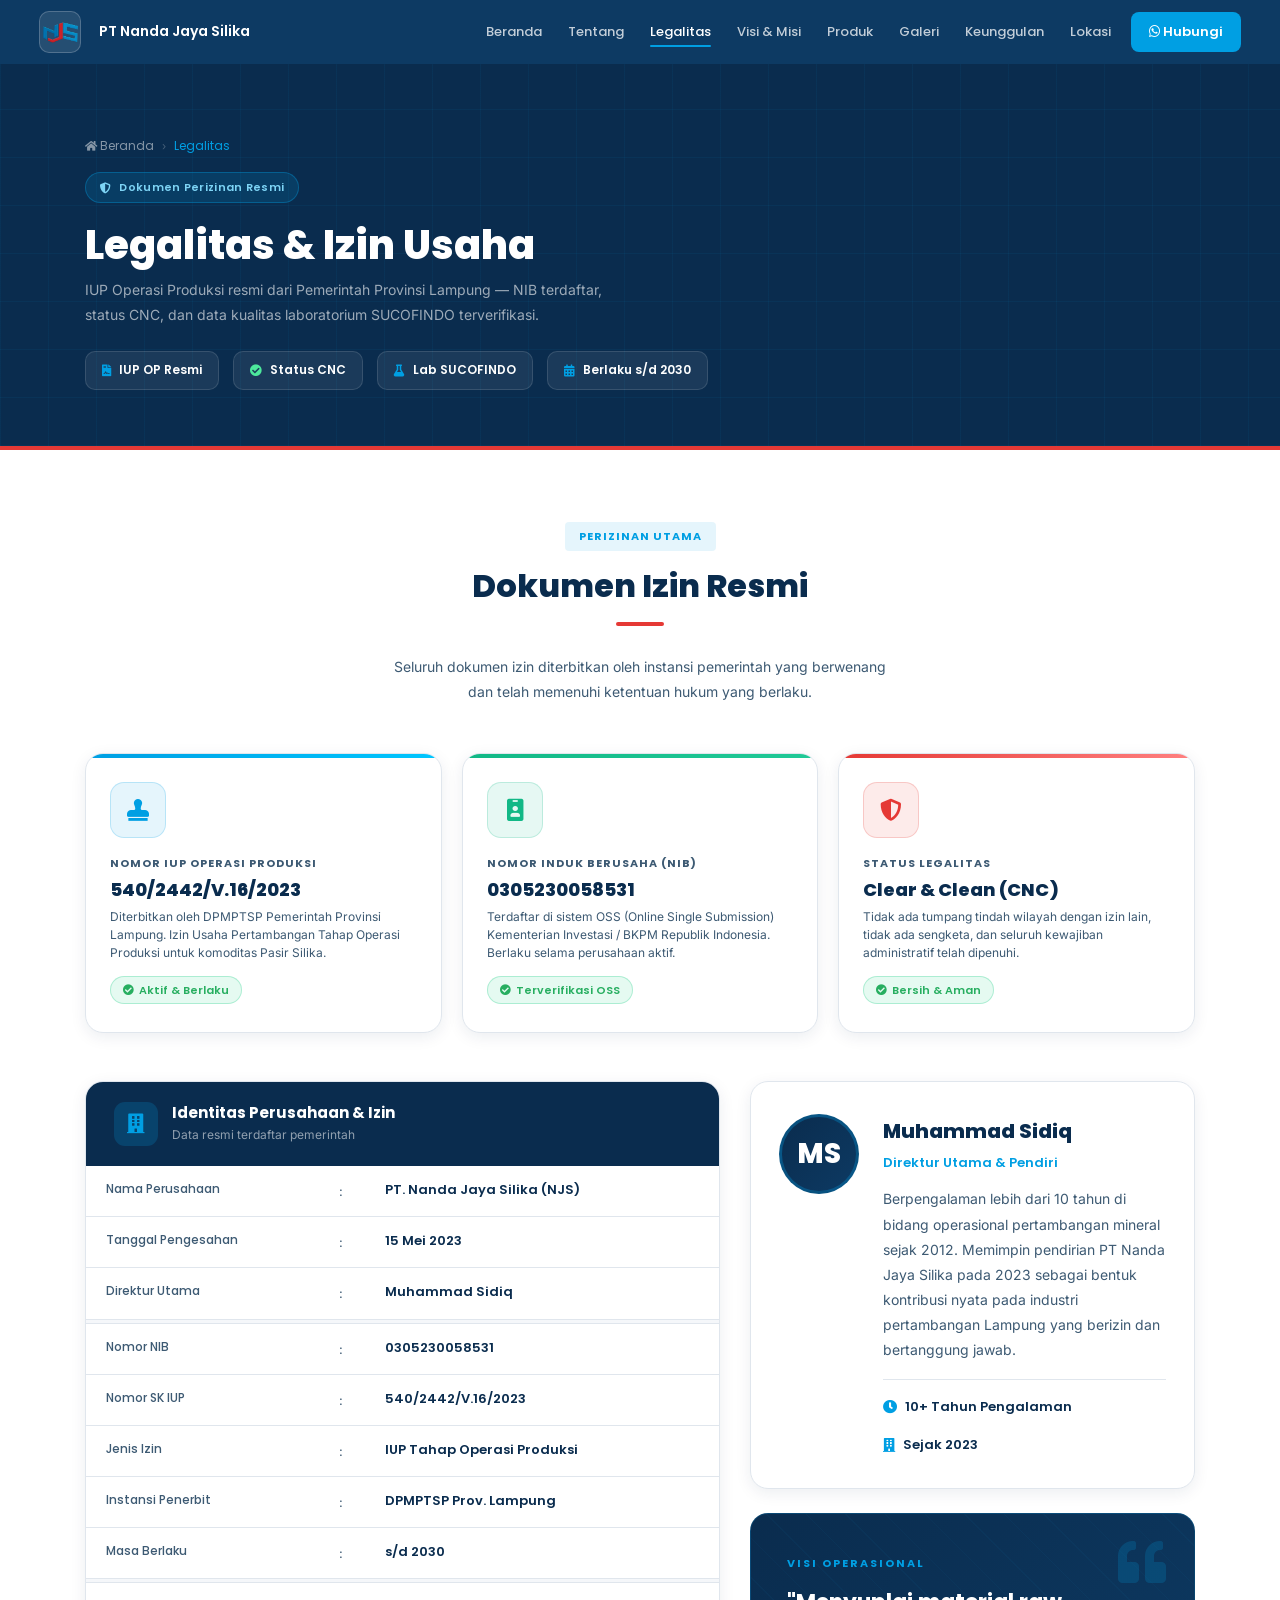
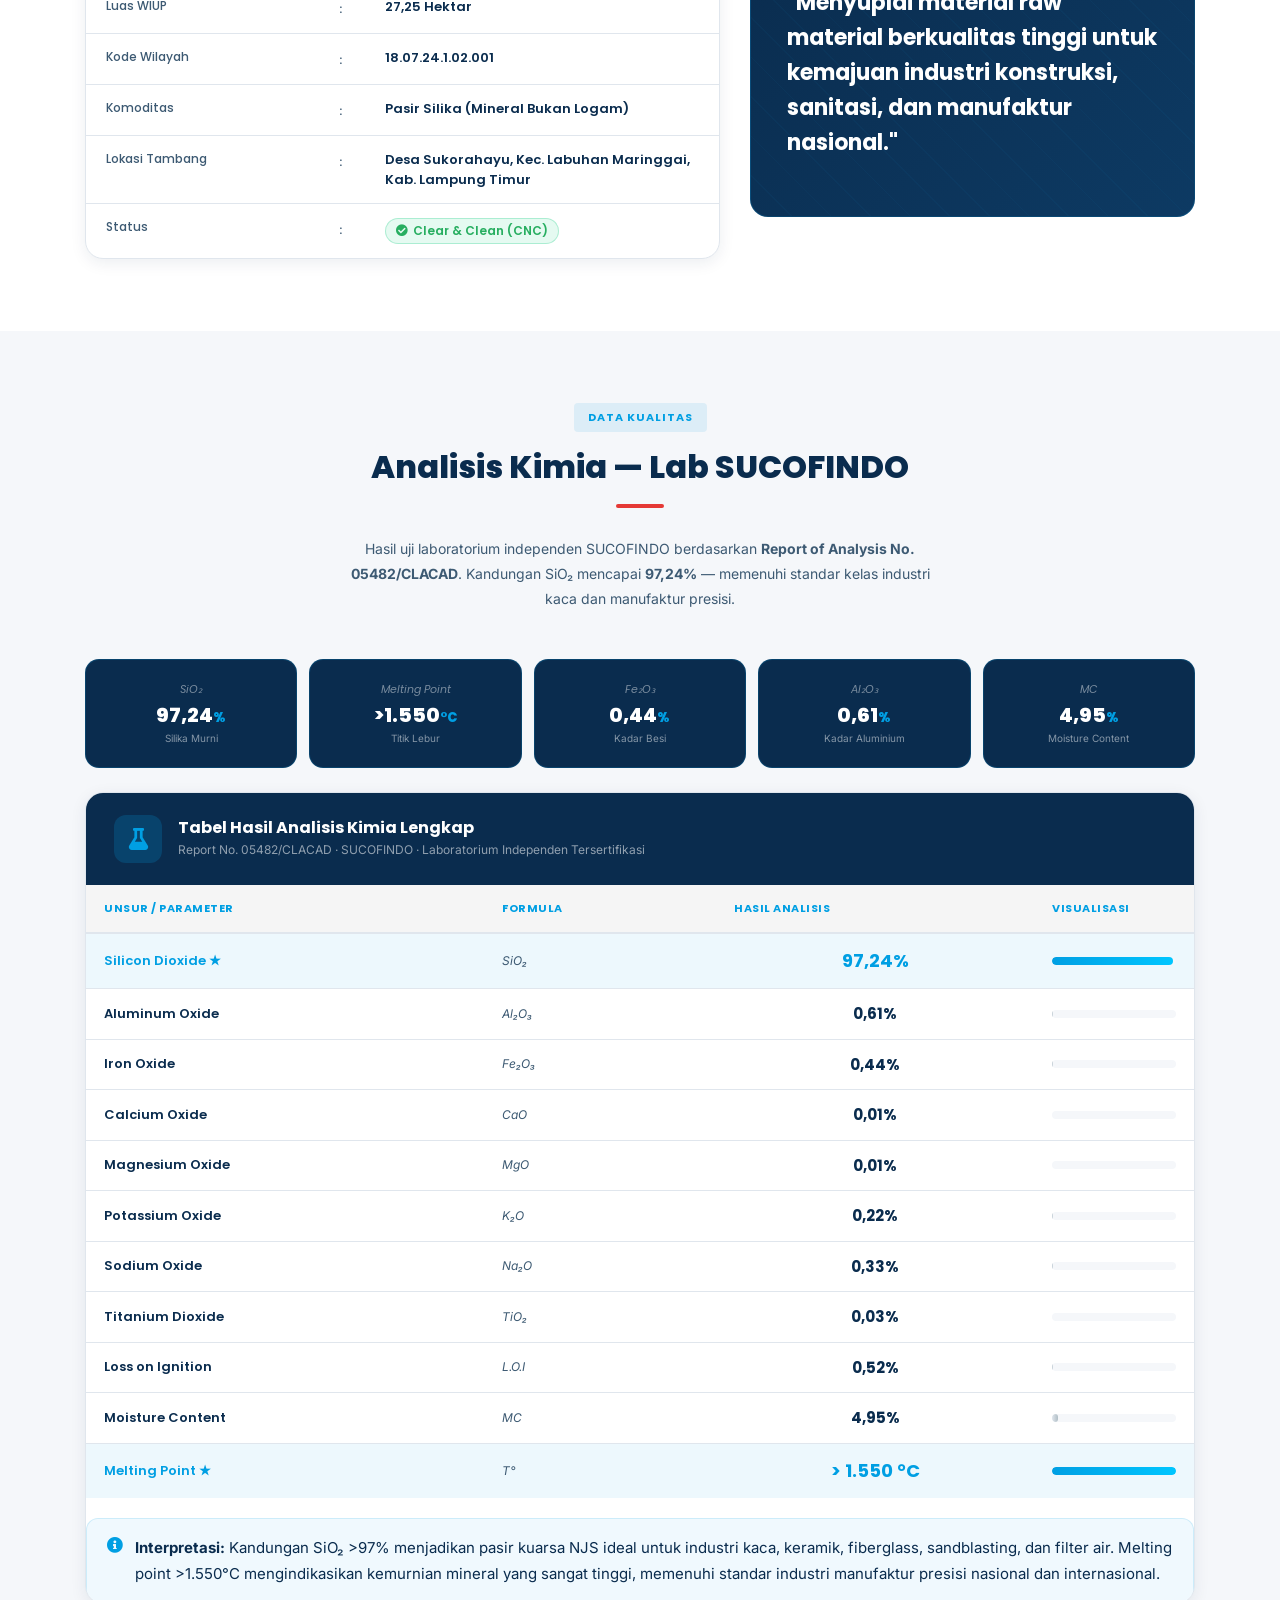
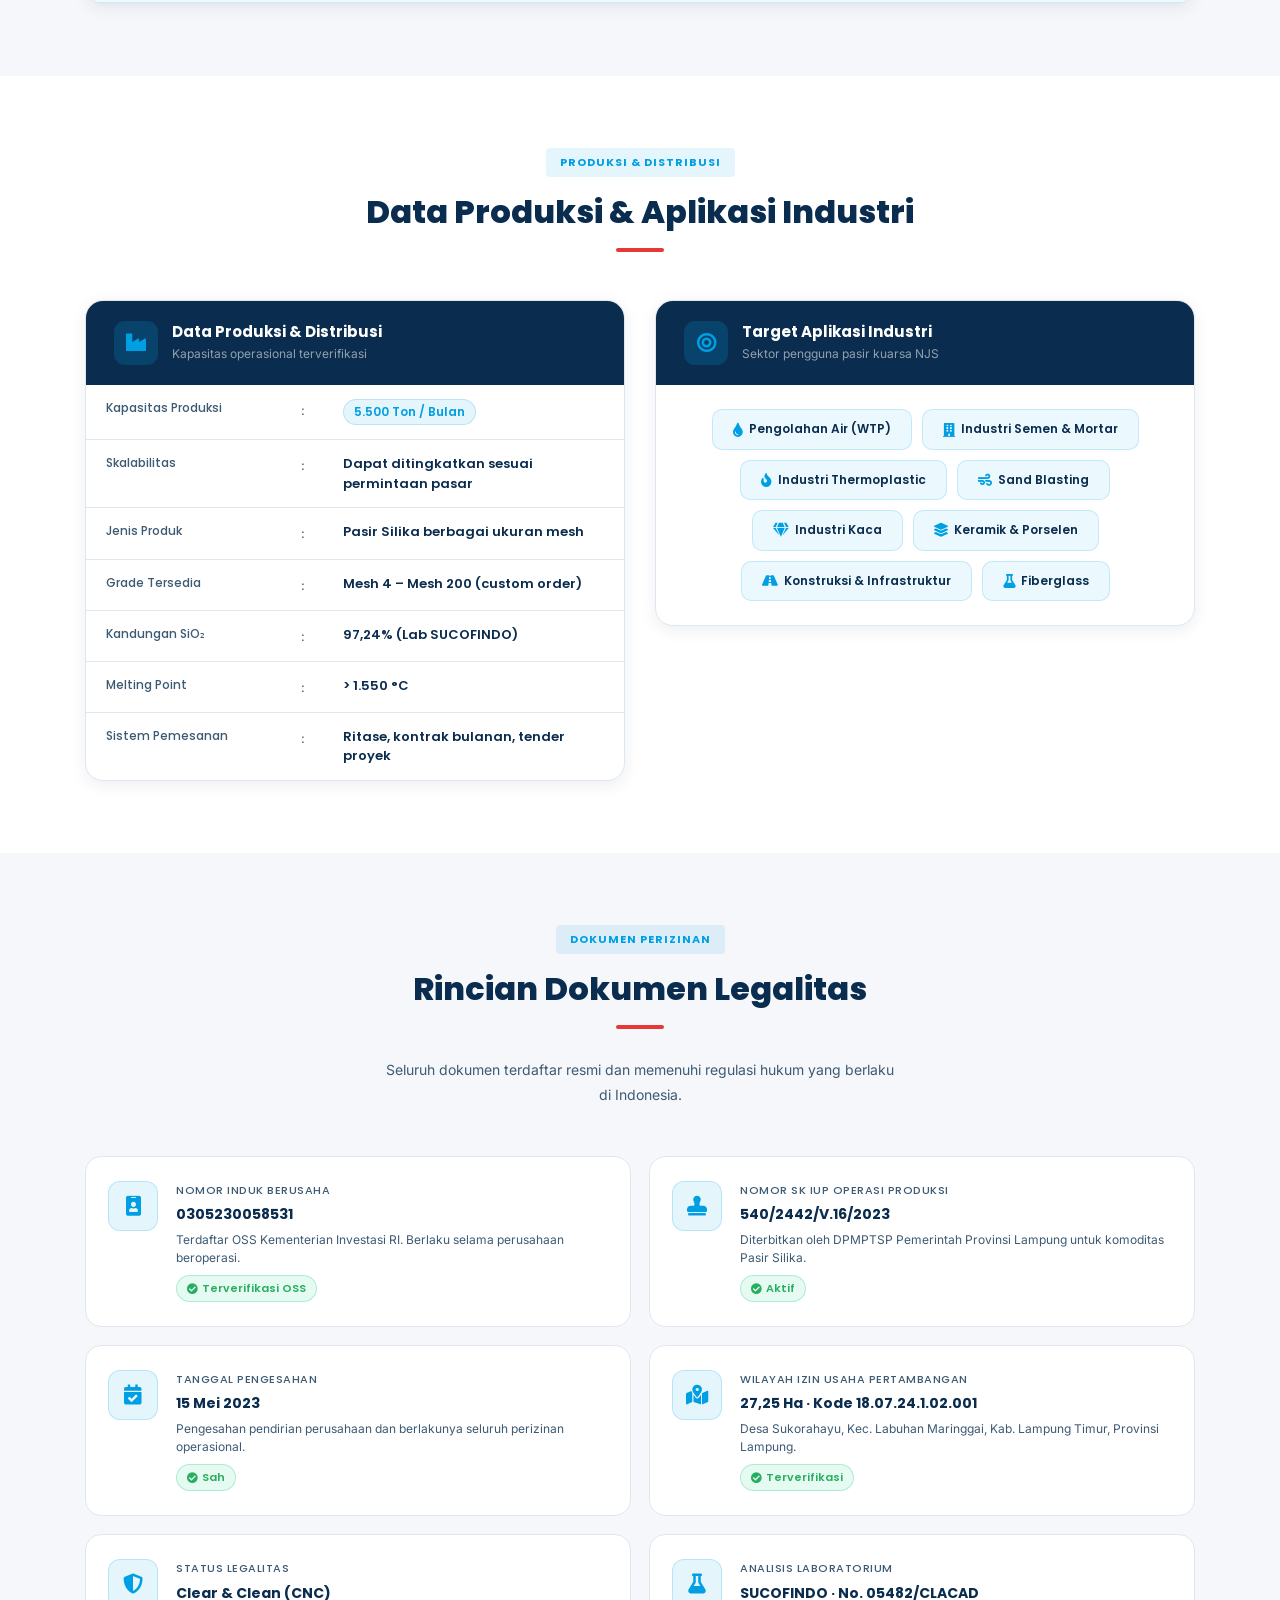
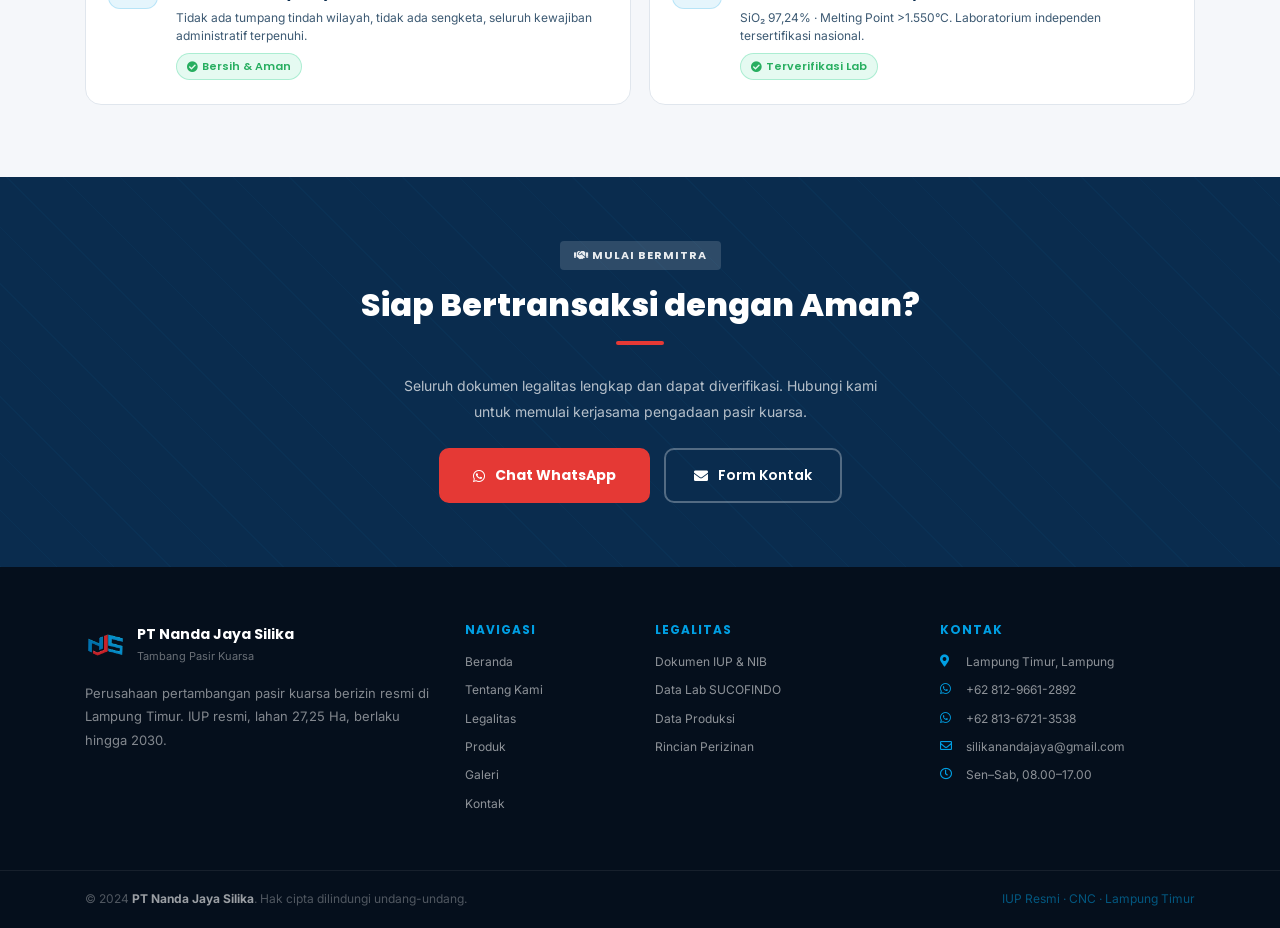
<file: legalitas.html>
<!DOCTYPE html>
<html lang="id">
<head>
    <meta charset="utf-8">
    <title>Legalitas &amp; Izin – PT Nanda Jaya Silika</title>
    <meta name="viewport" content="width=device-width, initial-scale=1.0">
    <meta name="description" content="Dokumen legalitas resmi PT Nanda Jaya Silika — NIB, IUP Operasi Produksi, spesifikasi lab SUCOFINDO, dan profil perusahaan.">
    <link rel="icon" href="img/logo PT Nanda Jaya Silika.jpeg" type="image/x-icon">
    <link href="https://fonts.googleapis.com/css2?family=Poppins:wght@300;400;500;600;700;800;900&family=Inter:wght@300;400;500&display=swap" rel="stylesheet">
    <link href="https://stackpath.bootstrapcdn.com/bootstrap/4.4.1/css/bootstrap.min.css" rel="stylesheet">
    <link href="https://cdnjs.cloudflare.com/ajax/libs/font-awesome/5.15.4/css/all.min.css" rel="stylesheet">
<style>
:root{
  --blue:#009FE3;--blue-dark:#0A2C4E;--blue-mid:#0D3A63;
  --red:#E53935;--red-dark:#C62828;--green:#12b886;
  --white:#FFF;--gray-light:#F5F7FA;--gray-mid:#E0E6ED;--gray-text:#3D5A73;
  --fh:'Poppins',sans-serif;--fb:'Inter',sans-serif;
  --tr:.3s ease;--ss:0 4px 16px rgba(10,44,78,.08);--sm:0 8px 32px rgba(10,44,78,.14)
}
*,*::before,*::after{box-sizing:border-box;margin:0;padding:0}
html{scroll-behavior:smooth}
body{font-family:var(--fb);font-size:15px;color:var(--blue-dark);background:var(--white);line-height:1.7;overflow-x:hidden}
h1,h2,h3,h4,h5,h6{font-family:var(--fh);font-weight:700;color:var(--blue-dark)}
a{text-decoration:none;color:inherit}
img{max-width:100%;display:block}
.red-stripe{height:4px;background:var(--red)}

@keyframes fadeUp  {from{opacity:0;transform:translateY(28px)}to{opacity:1;transform:translateY(0)}}
@keyframes fadeLeft{from{opacity:0;transform:translateX(-32px)}to{opacity:1;transform:translateX(0)}}
@keyframes fadeRight{from{opacity:0;transform:translateX(32px)}to{opacity:1;transform:translateX(0)}}
@keyframes waPulse  {0%{transform:scale(1);opacity:.6}100%{transform:scale(1.25);opacity:0}}
.anim-up{opacity:0}.anim-left{opacity:0}.anim-right{opacity:0}
.anim-up.visible{animation:fadeUp .7s ease forwards}
.anim-left.visible{animation:fadeLeft .7s ease forwards}
.anim-right.visible{animation:fadeRight .7s ease forwards}

/* ── NAVBAR ── */
.main-nav{background:var(--blue-mid);position:sticky;top:0;z-index:1000;transition:background var(--tr),box-shadow var(--tr)}
.main-nav.nav-scrolled{background:var(--blue-dark);box-shadow:0 4px 24px rgba(0,0,0,.25)}
.nav-inner{height:64px;padding:0 24px;display:flex;align-items:center;justify-content:space-between}
.nav-logo-compact{display:flex;align-items:center;gap:10px}
.nav-logo-container{width:42px;height:42px;display:flex;align-items:center;justify-content:center;background:rgba(255,255,255,.1);border-radius:10px;border:1px solid rgba(255,255,255,.2);overflow:hidden;flex-shrink:0}
.nav-logo-img{width:100%;height:100%;object-fit:contain}
.nav-brand-name{font-family:var(--fh);font-weight:600;font-size:14px;color:#fff;margin-left:8px}
.nav-menu{display:flex;align-items:center;gap:2px}
.nav-link-item{font-family:var(--fh);font-size:13px;font-weight:500;color:rgba(255,255,255,.75);padding:8px 12px;border-radius:6px;transition:color var(--tr);position:relative;white-space:nowrap}
.nav-link-item::after{content:'';position:absolute;bottom:4px;left:12px;right:12px;height:2px;background:var(--blue);border-radius:2px;transform:scaleX(0);transform-origin:left;transition:transform var(--tr)}
.nav-link-item:hover,.nav-link-item.active{color:#fff}
.nav-link-item:hover::after,.nav-link-item.active::after{transform:scaleX(1)}
.btn-nav-cta{font-family:var(--fh);font-size:13px;font-weight:600;color:#fff!important;background:var(--blue);padding:9px 18px;border-radius:8px;margin-left:6px;transition:background var(--tr);white-space:nowrap}
.btn-nav-cta:hover{background:var(--red);color:#fff!important}
.nav-toggler{display:flex;flex-direction:column;justify-content:center;gap:5px;width:40px;height:40px;background:transparent;border:none;cursor:pointer;padding:8px}
.nav-toggler span{display:block;width:100%;height:2px;background:#fff;border-radius:2px;transition:all var(--tr)}
.nav-toggler.open span:nth-child(1){transform:translateY(7px) rotate(45deg)}
.nav-toggler.open span:nth-child(2){opacity:0}
.nav-toggler.open span:nth-child(3){transform:translateY(-7px) rotate(-45deg)}
@media(max-width:991px){
  .nav-menu{position:fixed;top:64px;left:0;right:0;background:var(--blue-dark);flex-direction:column;align-items:stretch;padding:20px 24px 28px;gap:2px;transform:translateY(-110%);transition:transform .35s cubic-bezier(.4,0,.2,1);box-shadow:0 12px 40px rgba(0,0,0,.3);z-index:999;max-height:calc(100vh - 64px);overflow-y:auto}
  .nav-menu.is-open{transform:translateY(0)}
  .nav-link-item{padding:12px 16px;font-size:15px;color:rgba(255,255,255,.9);white-space:normal}
  .btn-nav-cta{margin:12px 0 0;text-align:center;padding:12px;font-size:15px;display:block}
  .nav-inner{padding:0 16px}
}

/* ── PAGE HERO ── */
.page-hero{background:var(--blue-dark);padding:72px 0 56px;position:relative;overflow:hidden}
.page-hero::before{content:'';position:absolute;inset:0;background-image:repeating-linear-gradient(0deg,rgba(0,159,227,.06) 0,rgba(0,159,227,.06) 1px,transparent 0,transparent 48px),repeating-linear-gradient(90deg,rgba(0,159,227,.06) 0,rgba(0,159,227,.06) 1px,transparent 0,transparent 48px)}
.page-hero-content{position:relative;z-index:2}
.breadcrumb-njs{display:flex;align-items:center;gap:8px;margin-bottom:16px;flex-wrap:wrap}
.breadcrumb-njs a{font-family:var(--fh);font-size:12px;color:rgba(255,255,255,.5);transition:color var(--tr)}
.breadcrumb-njs a:hover{color:var(--blue)}
.breadcrumb-njs span{color:rgba(255,255,255,.25);font-size:11px}
.breadcrumb-njs .current{font-family:var(--fh);font-size:12px;color:var(--blue)}
.page-hero-title{font-family:var(--fh);font-size:clamp(24px,4vw,40px);font-weight:800;color:#fff;margin-bottom:8px;line-height:1.2}
.page-hero-sub{font-size:14px;color:rgba(255,255,255,.6);max-width:560px;line-height:1.8}
.page-hero-badge{display:inline-flex;align-items:center;gap:8px;background:rgba(0,159,227,.15);border:1px solid rgba(0,159,227,.35);color:#7DD4F5;font-family:var(--fh);font-size:11px;font-weight:600;padding:5px 14px;border-radius:20px;margin-bottom:18px;letter-spacing:.3px}
.trust-row{display:flex;gap:14px;flex-wrap:wrap;margin-top:24px}
.trust-badge{display:inline-flex;align-items:center;gap:8px;background:rgba(255,255,255,.07);border:1px solid rgba(255,255,255,.12);padding:8px 16px;border-radius:10px;font-family:var(--fh);font-size:12px;font-weight:600;color:#fff}
.trust-badge i{color:var(--blue)}
.trust-badge .t-green{color:#4DE89C}

/* ── SECTION ── */
.sec{padding:72px 0}
.sec--gray{background:var(--gray-light)}
.sec--dark{background:var(--blue-dark)}
.sbadge{display:inline-block;background:rgba(0,159,227,.1);color:var(--blue);font-family:var(--fh);font-size:11px;font-weight:700;padding:5px 14px;border-radius:4px;letter-spacing:1px;text-transform:uppercase;margin-bottom:14px}
.sbadge--light{background:rgba(255,255,255,.15);color:rgba(255,255,255,.9)}
.stitle{font-size:clamp(20px,3.5vw,32px);font-weight:800;line-height:1.3;margin-bottom:4px}
.stitle--white{color:#fff}
.srule{width:48px;height:4px;background:var(--red);border-radius:2px;margin:16px 0 28px}
.srule--center{margin-left:auto;margin-right:auto}
.srule--blue{background:var(--blue)}
.stext{font-size:14px;color:var(--gray-text);line-height:1.8}
.stext--light{color:rgba(255,255,255,.7)}

/* ══════════════════════════════
   LEGAL HERO CARDS
   ══════════════════════════════ */
.legal-hero-grid{display:grid;grid-template-columns:repeat(3,1fr);gap:20px;margin-bottom:48px}
.legal-hero-card{background:#fff;border-radius:18px;border:1px solid var(--gray-mid);padding:28px 24px;box-shadow:var(--ss);transition:all var(--tr);position:relative;overflow:hidden}
.legal-hero-card::before{content:'';position:absolute;top:0;left:0;right:0;height:4px}
.legal-hero-card.card-iup::before{background:linear-gradient(90deg,var(--blue),#00c6ff)}
.legal-hero-card.card-nib::before{background:linear-gradient(90deg,var(--green),#20c997)}
.legal-hero-card.card-cnc::before{background:linear-gradient(90deg,var(--red),#ff8080)}
.legal-hero-card:hover{transform:translateY(-4px);box-shadow:var(--sm)}
.lhc-icon{width:56px;height:56px;border-radius:14px;display:flex;align-items:center;justify-content:center;font-size:22px;margin-bottom:16px}
.lhc-icon.icon-iup{background:rgba(0,159,227,.1);color:var(--blue);border:1px solid rgba(0,159,227,.2)}
.lhc-icon.icon-nib{background:rgba(18,184,134,.1);color:var(--green);border:1px solid rgba(18,184,134,.2)}
.lhc-icon.icon-cnc{background:rgba(229,57,53,.1);color:var(--red);border:1px solid rgba(229,57,53,.2)}
.lhc-label{font-family:var(--fh);font-size:11px;font-weight:700;text-transform:uppercase;letter-spacing:1px;color:var(--gray-text);margin-bottom:6px}
.lhc-val{font-family:var(--fh);font-size:clamp(14px,2vw,18px);font-weight:800;color:var(--blue-dark);margin-bottom:6px;line-height:1.3;word-break:break-word}
.lhc-note{font-size:12px;color:var(--gray-text);line-height:1.5;margin-bottom:14px}
.verified-badge{display:inline-flex;align-items:center;gap:5px;background:rgba(0,200,120,.1);border:1px solid rgba(0,200,120,.25);color:#27AE60;font-size:11px;padding:4px 12px;border-radius:20px;font-weight:600;font-family:var(--fh)}

/* ══════════════════════════════
   DATA TABLE
   ══════════════════════════════ */
.data-card{background:#fff;border-radius:18px;border:1px solid var(--gray-mid);box-shadow:var(--ss);overflow:hidden}
.data-card-header{background:var(--blue-dark);padding:20px 28px;display:flex;align-items:center;gap:14px}
.data-card-icon{width:44px;height:44px;border-radius:11px;background:rgba(0,159,227,.2);display:flex;align-items:center;justify-content:center;font-size:20px;color:var(--blue);flex-shrink:0}
.data-card-header h3{font-family:var(--fh);font-size:15px;font-weight:700;color:#fff;margin:0}
.data-card-header p{font-size:12px;color:rgba(255,255,255,.55);margin:3px 0 0}
.data-table{width:100%;border-collapse:collapse;table-layout:fixed}
.data-table tr{border-bottom:1px solid var(--gray-mid)}
.data-table tr:last-child{border-bottom:none}
.data-table td{padding:14px 20px;font-size:13px;vertical-align:top;word-break:break-word;overflow-wrap:anywhere}
.data-table td:first-child{width:40%;color:var(--gray-text);font-family:var(--fh);font-weight:500;font-size:12px;line-height:1.5}
.data-table td:nth-child(2){width:4%;color:var(--gray-text);padding-left:0;padding-right:0}
.data-table td:last-child{width:56%;color:var(--blue-dark);font-weight:600;font-family:var(--fh);font-size:13px;line-height:1.5}
.data-table tr:hover td{background:var(--gray-light)}
.data-table .sep-row td{padding:0!important;height:4px;background:var(--gray-light);border-bottom:none}
.data-table .val-green{display:inline-flex;align-items:center;gap:5px;background:rgba(0,200,120,.1);border:1px solid rgba(0,200,120,.25);color:#27AE60;font-size:12px;padding:3px 10px;border-radius:20px;font-weight:600;font-family:var(--fh)}
.data-table .val-blue{display:inline-flex;align-items:center;gap:5px;background:rgba(0,159,227,.1);border:1px solid rgba(0,159,227,.2);color:var(--blue);font-size:12px;padding:3px 10px;border-radius:20px;font-weight:600;font-family:var(--fh)}

/* ══════════════════════════════
   LAB TABLE
   ══════════════════════════════ */
.lab-wrap{background:#fff;border-radius:18px;overflow:hidden;border:1px solid var(--gray-mid);box-shadow:var(--ss)}
.lab-head{background:var(--blue-dark);padding:22px 28px;display:flex;align-items:center;gap:16px}
.lab-head-icon{width:48px;height:48px;border-radius:12px;background:rgba(0,159,227,.2);display:flex;align-items:center;justify-content:center;font-size:22px;color:var(--blue);flex-shrink:0}
.lab-head h3{font-family:var(--fh);font-size:16px;font-weight:700;color:#fff;margin:0}
.lab-head p{font-size:12px;color:rgba(255,255,255,.55);margin:3px 0 0}
.lab-table{width:100%;border-collapse:collapse}
.lab-table thead th{background:rgba(0,0,0,.04);font-family:var(--fh);font-size:11px;font-weight:700;color:var(--blue);text-transform:uppercase;letter-spacing:.5px;padding:14px 18px;text-align:left;border-bottom:2px solid var(--gray-mid)}
.lab-table tbody td{padding:12px 18px;font-size:13px;border-bottom:1px solid var(--gray-mid);transition:background var(--tr)}
.lab-table tbody tr:last-child td{border-bottom:none}
.lab-table tbody tr:hover td{background:rgba(0,159,227,.04)}
.lab-table .lab-param{font-family:var(--fh);font-weight:600;color:var(--blue-dark);font-size:13px}
.lab-table .lab-formula{font-size:12px;color:var(--gray-text);font-style:italic}
.lab-table .lab-result{font-family:var(--fh);font-weight:700;font-size:15px;color:var(--blue-dark);text-align:center;white-space:nowrap}
.lab-table .lab-highlight{background:rgba(0,159,227,.07)}
.lab-table .lab-highlight .lab-param{color:var(--blue)}
.lab-table .lab-highlight .lab-result{color:var(--blue);font-size:18px}
.bar-cell{min-width:120px}
.bar-track{width:100%;height:8px;background:var(--gray-light);border-radius:4px;overflow:hidden}
.bar-fill{height:100%;border-radius:4px;transition:width .9s ease;width:0}
.bar-fill--main{background:linear-gradient(90deg,var(--blue),#00c6ff)}
.bar-fill--low{background:linear-gradient(90deg,var(--gray-mid),#b0bec5)}
.lab-note{display:flex;align-items:flex-start;gap:12px;background:rgba(0,159,227,.06);border:1px solid rgba(0,159,227,.15);border-radius:12px;padding:16px 20px;margin-top:20px}
.lab-note i{color:var(--blue);margin-top:2px;font-size:16px;flex-shrink:0}
.lab-note p{margin:0;font-size:13px;color:var(--gray-text);line-height:1.7}

/* ══════════════════════════════
   HIGHLIGHT STAT ROW
   ══════════════════════════════ */
.lab-stat-row{display:grid;grid-template-columns:repeat(5,1fr);gap:12px;margin-bottom:24px}
.lab-stat{background:var(--blue-dark);border-radius:14px;padding:20px 14px;text-align:center;border:1px solid rgba(0,159,227,.2)}
.lab-stat-formula{font-size:11px;color:rgba(255,255,255,.45);font-style:italic;margin-bottom:6px;font-family:var(--fh)}
.lab-stat-val{font-family:var(--fh);font-size:20px;font-weight:800;color:#fff;line-height:1}
.lab-stat-val span{font-size:13px;color:var(--blue)}
.lab-stat-label{font-size:10px;color:rgba(255,255,255,.5);margin-top:5px}

/* ══════════════════════════════
   DOKUMEN LEGALITAS GRID
   ══════════════════════════════ */
.doc-grid{display:grid;grid-template-columns:repeat(2,1fr);gap:18px}
.doc-item{background:#fff;border:1px solid var(--gray-mid);border-radius:16px;padding:24px 22px;display:flex;align-items:flex-start;gap:18px;transition:all var(--tr)}
.doc-item:hover{border-color:var(--blue);box-shadow:var(--ss);transform:translateY(-2px)}
.doc-item-icon{width:50px;height:50px;border-radius:12px;background:rgba(0,159,227,.1);border:1px solid rgba(0,159,227,.2);display:flex;align-items:center;justify-content:center;font-size:20px;color:var(--blue);flex-shrink:0}
.doc-item-label{font-size:11px;color:var(--gray-text);font-family:var(--fh);font-weight:500;text-transform:uppercase;letter-spacing:.5px;margin-bottom:4px}
.doc-item-val{font-family:var(--fh);font-size:14px;font-weight:700;color:var(--blue-dark);margin-bottom:4px;word-break:break-word}
.doc-item-note{font-size:12px;color:var(--gray-text);line-height:1.5}
.doc-verified{display:inline-flex;align-items:center;gap:4px;background:rgba(0,200,120,.1);border:1px solid rgba(0,200,120,.25);color:#27AE60;font-size:11px;padding:3px 10px;border-radius:20px;font-weight:600;font-family:var(--fh);margin-top:8px}

/* ══════════════════════════════
   PROFIL PIMPINAN
   ══════════════════════════════ */
.pimpinan-card{background:#fff;border-radius:18px;border:1px solid var(--gray-mid);padding:32px 28px;box-shadow:var(--ss);display:flex;align-items:flex-start;gap:24px}
.pimpinan-avatar{width:80px;height:80px;border-radius:50%;background:linear-gradient(135deg,var(--blue-dark),var(--blue-mid));display:flex;align-items:center;justify-content:center;font-family:var(--fh);font-size:28px;font-weight:800;color:#fff;flex-shrink:0;border:3px solid rgba(0,159,227,.3)}
.pimpinan-name{font-family:var(--fh);font-size:20px;font-weight:800;color:var(--blue-dark);margin-bottom:4px}
.pimpinan-role{font-size:13px;color:var(--blue);font-family:var(--fh);font-weight:600;margin-bottom:12px}
.pimpinan-bio{font-size:14px;color:var(--gray-text);line-height:1.8}
.pimpinan-exp{display:flex;gap:16px;flex-wrap:wrap;margin-top:16px;padding-top:16px;border-top:1px solid var(--gray-mid)}
.exp-item{display:flex;align-items:center;gap:8px;font-family:var(--fh);font-size:13px;font-weight:600;color:var(--blue-dark)}
.exp-item i{color:var(--blue);font-size:14px}

/* ══════════════════════════════
   VISI OPERASIONAL
   ══════════════════════════════ */
.visi-box{background:linear-gradient(135deg,var(--blue-dark),var(--blue-mid));border-radius:18px;padding:40px 36px;position:relative;overflow:hidden;border:1px solid rgba(0,159,227,.2)}
.visi-box::before{content:'';position:absolute;inset:0;background-image:repeating-linear-gradient(45deg,rgba(0,159,227,.04) 0,rgba(0,159,227,.04) 1px,transparent 0,transparent 28px)}
.visi-quote-icon{font-size:48px;color:rgba(0,159,227,.2);position:absolute;top:24px;right:28px}
.visi-tag{font-family:var(--fh);font-size:11px;font-weight:700;text-transform:uppercase;letter-spacing:2px;color:var(--blue);margin-bottom:12px}
.visi-text{font-family:var(--fh);font-size:clamp(16px,2.5vw,22px);font-weight:700;color:#fff;line-height:1.6;position:relative;z-index:2}

/* ══════════════════════════════
   TARGET INDUSTRI
   ══════════════════════════════ */
.target-chips{display:flex;gap:10px;flex-wrap:wrap;justify-content:center}
.target-chip{display:inline-flex;align-items:center;gap:6px;background:rgba(0,159,227,.08);border:1px solid rgba(0,159,227,.18);color:var(--blue-dark);font-family:var(--fh);font-size:12px;font-weight:600;padding:9px 20px;border-radius:10px;transition:all var(--tr)}
.target-chip:hover{background:rgba(0,159,227,.18);border-color:rgba(0,159,227,.4);transform:translateY(-1px)}
.target-chip i{font-size:14px;color:var(--blue)}

/* ══════════════════════════════
   CTA & FOOTER
   ══════════════════════════════ */
.cta-section{background:var(--blue-dark);padding:64px 0;position:relative;overflow:hidden}
.cta-section::before{content:'';position:absolute;inset:0;background-image:repeating-linear-gradient(45deg,rgba(0,159,227,.04) 0,rgba(0,159,227,.04) 1px,transparent 0,transparent 40px)}
.btn-cta-main{display:inline-flex;align-items:center;gap:10px;background:var(--red);color:#fff;font-family:var(--fh);font-weight:700;font-size:14px;padding:14px 32px;border-radius:10px;transition:all var(--tr);border:2px solid var(--red);cursor:pointer}
.btn-cta-main:hover{background:var(--red-dark);border-color:var(--red-dark);color:#fff;transform:translateY(-2px);box-shadow:0 8px 28px rgba(229,57,53,.4)}
.btn-cta-outline{display:inline-flex;align-items:center;gap:10px;background:transparent;color:#fff;font-family:var(--fh);font-weight:600;font-size:14px;padding:13px 28px;border-radius:10px;border:2px solid rgba(255,255,255,.3);transition:all var(--tr)}
.btn-cta-outline:hover{border-color:#fff;background:rgba(255,255,255,.08);color:#fff}

.site-footer{background:#050F1C;padding:56px 0 0;color:rgba(255,255,255,.6)}
.footer-logo-img{width:40px;height:40px;object-fit:contain;flex-shrink:0}
.footer-brand-name{font-family:var(--fh);font-weight:700;font-size:14px;color:#fff}
.footer-brand-tag{font-size:11px;color:rgba(255,255,255,.4)}
.footer-about{font-size:13px;line-height:1.8;color:rgba(255,255,255,.5);margin-top:4px}
.footer-heading{font-family:var(--fh);font-size:12px;font-weight:700;color:var(--blue);text-transform:uppercase;letter-spacing:1px;margin-bottom:14px}
.footer-links{list-style:none;padding:0;display:flex;flex-direction:column;gap:8px}
.footer-links a,.footer-links li{font-size:12px;color:rgba(255,255,255,.55);transition:color var(--tr)}
.footer-links a:hover{color:var(--blue)}
.footer-links--contact li{display:flex;align-items:flex-start;gap:10px}
.footer-links--contact i{color:var(--blue);width:16px;flex-shrink:0;margin-top:3px}
.footer-bottom{margin-top:40px;padding:18px 0;border-top:1px solid rgba(255,255,255,.07)}
.footer-bottom p{margin:0;font-size:12px;color:rgba(255,255,255,.3)}
.footer-bottom strong{color:rgba(255,255,255,.6)}
.footer-bottom-right{color:rgba(0,159,227,.5)!important}

/* WA Float */
.wa-float{position:fixed;left:24px;bottom:32px;z-index:9998;display:flex;align-items:center;opacity:0;pointer-events:none;transform:translateY(16px);transition:opacity .4s ease,transform .4s ease}
.wa-float.visible{opacity:1;pointer-events:auto;transform:translateY(0)}
.wa-float-icon{width:52px;height:52px;border-radius:16px;background:#25D366;color:#fff;display:flex;align-items:center;justify-content:center;font-size:26px;flex-shrink:0;box-shadow:0 4px 20px rgba(37,211,102,.45);border:2px solid rgba(255,255,255,.2);position:relative;z-index:2;transition:transform .3s,box-shadow .3s,background .3s}
.wa-float-icon::before{content:'';position:absolute;inset:-4px;border-radius:20px;border:2px solid rgba(37,211,102,.4);animation:waPulse 2s ease-out infinite}
.wa-float-tooltip{background:var(--blue-dark);color:#fff;font-family:var(--fh);font-size:12px;font-weight:600;padding:8px 14px;border-radius:0 10px 10px 0;white-space:nowrap;opacity:0;transform:translateX(-10px);pointer-events:none;transition:opacity .25s,transform .25s;border:1px solid rgba(255,255,255,.08);border-left:none;box-shadow:2px 4px 16px rgba(0,0,0,.2);margin-left:-2px;position:relative;z-index:1}
.wa-float:hover .wa-float-icon{transform:scale(1.06);background:#20BD5A}
.wa-float:hover .wa-float-tooltip{opacity:1;transform:translateX(0)}
.back-to-top{position:fixed;right:24px;bottom:32px;z-index:9999;width:46px;height:46px;border-radius:12px;background:var(--blue);color:#fff;display:flex;align-items:center;justify-content:center;font-size:16px;opacity:0;pointer-events:none;transition:all var(--tr);box-shadow:0 4px 16px rgba(0,159,227,.4)}
.back-to-top.visible{opacity:1;pointer-events:auto}
.back-to-top:hover{background:var(--red);color:#fff;transform:translateY(-3px)}

/* ══════════════════════════════
   WA POPUP (2 Admin)
   ══════════════════════════════ */
.wa-popup-overlay{position:fixed;inset:0;background:rgba(5,15,28,.55);z-index:10000;display:flex;align-items:center;justify-content:center;padding:20px;opacity:0;pointer-events:none;transition:opacity .3s ease;backdrop-filter:blur(6px);-webkit-backdrop-filter:blur(6px)}
.wa-popup-overlay.is-open{opacity:1;pointer-events:auto}
.wa-popup-card{background:#fff;border-radius:20px;width:100%;max-width:380px;overflow:hidden;box-shadow:0 24px 64px rgba(0,0,0,.35);transform:scale(.88) translateY(24px);transition:transform .35s cubic-bezier(.22,.61,.36,1);position:relative}
.wa-popup-overlay.is-open .wa-popup-card{transform:scale(1) translateY(0)}
.wa-popup-close{position:absolute;top:14px;right:14px;width:32px;height:32px;border-radius:50%;background:rgba(255,255,255,.15);border:none;color:rgba(255,255,255,.8);font-size:14px;cursor:pointer;display:flex;align-items:center;justify-content:center;transition:all var(--tr);z-index:2;backdrop-filter:blur(4px)}
.wa-popup-close:hover{background:rgba(255,255,255,.3);color:#fff}
.wa-popup-header{background:linear-gradient(135deg,#075E54 0%,#128C7E 100%);padding:30px 24px 24px;text-align:center;position:relative}
.wa-popup-header::after{content:'';position:absolute;bottom:-12px;left:50%;transform:translateX(-50%);width:24px;height:12px;background:#fff;clip-path:polygon(0 0,100% 0,50% 100%)}
.wa-popup-header-icon{width:56px;height:56px;border-radius:50%;background:rgba(37,211,102,.2);border:2px solid rgba(37,211,102,.4);display:flex;align-items:center;justify-content:center;margin:0 auto 12px;font-size:28px;color:#25D366;filter:drop-shadow(0 4px 12px rgba(37,211,102,.35))}
.wa-popup-header h4{font-family:var(--fh);font-size:18px;font-weight:800;color:#fff;margin:0 0 4px}
.wa-popup-header p{font-size:13px;color:rgba(255,255,255,.65);margin:0;line-height:1.5}
.wa-popup-options{padding:20px 16px 16px}
.wa-popup-option{display:flex;align-items:center;gap:14px;padding:16px 18px;border-radius:14px;background:#fff;border:1.5px solid var(--gray-mid);transition:all var(--tr);margin-bottom:10px;color:inherit;text-decoration:none;cursor:pointer;position:relative;overflow:hidden}
.wa-popup-option:last-child{margin-bottom:0}
.wa-popup-option:hover{border-color:#25D366;transform:translateX(4px);box-shadow:0 4px 20px rgba(37,211,102,.18)}
.wa-popup-option-icon{width:46px;height:46px;border-radius:12px;background:rgba(37,211,102,.1);border:1px solid rgba(37,211,102,.2);display:flex;align-items:center;justify-content:center;font-size:22px;color:#25D366;flex-shrink:0}
.wa-popup-option-info{flex:1;display:flex;flex-direction:column;gap:2px}
.wa-popup-option-label{font-family:var(--fh);font-size:14px;font-weight:700;color:var(--blue-dark)}
.wa-popup-option-number{font-size:13px;color:var(--gray-text);font-family:var(--fb)}
.wa-popup-option-arrow{color:var(--gray-mid);font-size:12px;transition:color var(--tr),transform var(--tr)}
.wa-popup-option:hover .wa-popup-option-arrow{color:#25D366;transform:translateX(3px)}
.wa-popup-footer{text-align:center;padding:0 16px 16px;font-size:11px;color:var(--gray-text);font-family:var(--fh)}

/* ── RESPONSIVE ── */
@media(max-width:991px){
  .legal-hero-grid{grid-template-columns:1fr}
  .lab-stat-row{grid-template-columns:repeat(3,1fr)}
  .pimpinan-card{flex-direction:column;align-items:center;text-align:center}
  .pimpinan-exp{justify-content:center}
  .doc-grid{grid-template-columns:1fr}
  .bar-cell{display:none}
}
@media(max-width:767px){
  .sec{padding:48px 0}
  .page-hero{padding:48px 0 36px}
  .legal-hero-grid{grid-template-columns:1fr}
  .lab-stat-row{grid-template-columns:1fr 1fr}
  .lab-stat-val{font-size:17px}
  .lab-table thead th,.lab-table tbody td{padding:10px 12px;font-size:12px}
  .lab-table .lab-result{font-size:13px}
  .lab-table .lab-highlight .lab-result{font-size:15px}
  .data-table td{padding:10px 12px;font-size:12px}
  .data-table td:first-child{width:45%}
  .target-chips{gap:8px}
  .target-chip{font-size:11px;padding:7px 14px}
  .visi-box{padding:28px 20px}
  .footer-bottom .d-flex{flex-direction:column;text-align:center;gap:6px}
  .wa-float{left:16px;bottom:24px}
  .wa-float-icon{width:46px;height:46px;font-size:22px}
  .back-to-top{right:16px;bottom:24px;width:44px;height:44px}
  .btn-cta-main,.btn-cta-outline{width:100%;justify-content:center}
  .cta-btn-row{flex-direction:column;align-items:center!important}
  .wa-popup-card{max-width:340px}
}
@media(max-width:480px){
  .lab-stat-row{grid-template-columns:1fr 1fr}
  .lab-stat-val{font-size:15px}
  .pimpinan-avatar{width:64px;height:64px;font-size:22px}
  .pimpinan-name{font-size:17px}
}
</style>
</head>
<body>

<!-- NAVBAR -->
<nav class="main-nav" id="mainNav">
    <div class="container-fluid">
        <div class="nav-inner">
            <a class="nav-logo-compact d-flex align-items-center" href="index.html">
                <div class="nav-logo-container">
                    <img src="img/pt-njs.png" alt="NJS" class="nav-logo-img">
                </div>
                <span class="nav-brand-name d-none d-lg-inline">PT Nanda Jaya Silika</span>
            </a>
            <button class="nav-toggler d-lg-none" id="navToggler" aria-label="Toggle menu">
                <span></span><span></span><span></span>
            </button>
           <div class="nav-menu" id="navMenu">
                    <a href="#hero"       class="nav-link-item">Beranda</a>
                    <a href="tentang.html"    class="nav-link-item">Tentang</a>
                    <a href="legalitas.html"  class="nav-link-item active">Legalitas</a>
                    <a href="visi.html"  class="nav-link-item">Visi &amp; Misi</a>
                    <a href="produk.html"     class="nav-link-item">Produk</a>
                    <a href="galeri.html"     class="nav-link-item">Galeri</a>
                    <a href="keunggulan.html" class="nav-link-item">Keunggulan</a>
                    <a href="lokasi.html"     class="nav-link-item">Lokasi</a>
                <a href="kontak.html"    class="btn-nav-cta"><i class="fab fa-whatsapp"></i> Hubungi</a>
                </div>
        </div>
    </div>
</nav>

<!-- PAGE HERO -->
<section class="page-hero">
    <div class="container">
        <div class="page-hero-content">
            <div class="breadcrumb-njs anim-up">
                <a href="index.html"><i class="fas fa-home" style="font-size:11px"></i> Beranda</a>
                <span>›</span><span class="current">Legalitas</span>
            </div>
            <div class="page-hero-badge anim-up" style="animation-delay:.05s">
                <i class="fas fa-shield-alt"></i> Dokumen Perizinan Resmi
            </div>
            <h1 class="page-hero-title anim-up" style="animation-delay:.1s">Legalitas &amp; Izin Usaha</h1>
            <p class="page-hero-sub anim-up" style="animation-delay:.15s">IUP Operasi Produksi resmi dari Pemerintah Provinsi Lampung — NIB terdaftar, status CNC, dan data kualitas laboratorium SUCOFINDO terverifikasi.</p>
            <div class="trust-row anim-up" style="animation-delay:.2s">
                <div class="trust-badge"><i class="fas fa-file-contract"></i> IUP OP Resmi</div>
                <div class="trust-badge"><i class="fas fa-check-circle t-green"></i> Status CNC</div>
                <div class="trust-badge"><i class="fas fa-flask"></i> Lab SUCOFINDO</div>
                <div class="trust-badge"><i class="fas fa-calendar-alt"></i> Berlaku s/d 2030</div>
            </div>
        </div>
    </div>
</section>
<div class="red-stripe"></div>

<!-- ══════════════════════════
     3 KARTU LEGAL UTAMA
     ══════════════════════════ -->
<section class="sec" id="izin">
    <div class="container">
        <div class="text-center mb-5 anim-up">
            <div class="sbadge">Perizinan Utama</div>
            <h2 class="stitle">Dokumen Izin Resmi</h2>
            <div class="srule srule--center"></div>
            <p class="stext mx-auto" style="max-width:520px">Seluruh dokumen izin diterbitkan oleh instansi pemerintah yang berwenang dan telah memenuhi ketentuan hukum yang berlaku.</p>
        </div>
        <div class="legal-hero-grid">
            <div class="legal-hero-card card-iup anim-up">
                <div class="lhc-icon icon-iup"><i class="fas fa-stamp"></i></div>
                <div class="lhc-label">Nomor IUP Operasi Produksi</div>
                <div class="lhc-val">540/2442/V.16/2023</div>
                <div class="lhc-note">Diterbitkan oleh DPMPTSP Pemerintah Provinsi Lampung. Izin Usaha Pertambangan Tahap Operasi Produksi untuk komoditas Pasir Silika.</div>
                <span class="verified-badge"><i class="fas fa-check-circle"></i> Aktif &amp; Berlaku</span>
            </div>
            <div class="legal-hero-card card-nib anim-up" style="animation-delay:.1s">
                <div class="lhc-icon icon-nib"><i class="fas fa-id-badge"></i></div>
                <div class="lhc-label">Nomor Induk Berusaha (NIB)</div>
                <div class="lhc-val">0305230058531</div>
                <div class="lhc-note">Terdaftar di sistem OSS (Online Single Submission) Kementerian Investasi / BKPM Republik Indonesia. Berlaku selama perusahaan aktif.</div>
                <span class="verified-badge"><i class="fas fa-check-circle"></i> Terverifikasi OSS</span>
            </div>
            <div class="legal-hero-card card-cnc anim-up" style="animation-delay:.2s">
                <div class="lhc-icon icon-cnc"><i class="fas fa-shield-alt"></i></div>
                <div class="lhc-label">Status Legalitas</div>
                <div class="lhc-val">Clear &amp; Clean (CNC)</div>
                <div class="lhc-note">Tidak ada tumpang tindah wilayah dengan izin lain, tidak ada sengketa, dan seluruh kewajiban administratif telah dipenuhi.</div>
                <span class="verified-badge"><i class="fas fa-check-circle"></i> Bersih &amp; Aman</span>
            </div>
        </div>

        <!-- Data identitas lengkap -->
        <div class="row">
            <div class="col-lg-7 mb-4 mb-lg-0 anim-left">
                <div class="data-card">
                    <div class="data-card-header">
                        <div class="data-card-icon"><i class="fas fa-building"></i></div>
                        <div>
                            <h3>Identitas Perusahaan &amp; Izin</h3>
                            <p>Data resmi terdaftar pemerintah</p>
                        </div>
                    </div>
                    <table class="data-table">
                        <tbody>
                            <tr><td>Nama Perusahaan</td><td>:</td><td>PT. Nanda Jaya Silika (NJS)</td></tr>
                            <tr><td>Tanggal Pengesahan</td><td>:</td><td>15 Mei 2023</td></tr>
                            <tr><td>Direktur Utama</td><td>:</td><td>Muhammad Sidiq</td></tr>
                            <tr class="sep-row"><td colspan="3"></td></tr>
                            <tr><td>Nomor NIB</td><td>:</td><td>0305230058531</td></tr>
                            <tr><td>Nomor SK IUP</td><td>:</td><td>540/2442/V.16/2023</td></tr>
                            <tr><td>Jenis Izin</td><td>:</td><td>IUP Tahap Operasi Produksi</td></tr>
                            <tr><td>Instansi Penerbit</td><td>:</td><td>DPMPTSP Prov. Lampung</td></tr>
                            <tr><td>Masa Berlaku</td><td>:</td><td>s/d 2030</td></tr>
                            <tr class="sep-row"><td colspan="3"></td></tr>
                            <tr><td>Luas WIUP</td><td>:</td><td>27,25 Hektar</td></tr>
                            <tr><td>Kode Wilayah</td><td>:</td><td>18.07.24.1.02.001</td></tr>
                            <tr><td>Komoditas</td><td>:</td><td>Pasir Silika (Mineral Bukan Logam)</td></tr>
                            <tr><td>Lokasi Tambang</td><td>:</td><td>Desa Sukorahayu, Kec. Labuhan Maringgai, Kab. Lampung Timur</td></tr>
                            <tr><td>Status</td><td>:</td><td><span class="val-green"><i class="fas fa-check-circle"></i> Clear &amp; Clean (CNC)</span></td></tr>
                        </tbody>
                    </table>
                </div>
            </div>
            <div class="col-lg-5 anim-right">
                <div class="pimpinan-card mb-4">
                    <div class="pimpinan-avatar">MS</div>
                    <div>
                        <div class="pimpinan-name">Muhammad Sidiq</div>
                        <div class="pimpinan-role">Direktur Utama &amp; Pendiri</div>
                        <p class="pimpinan-bio">Berpengalaman lebih dari 10 tahun di bidang operasional pertambangan mineral sejak 2012. Memimpin pendirian PT Nanda Jaya Silika pada 2023 sebagai bentuk kontribusi nyata pada industri pertambangan Lampung yang berizin dan bertanggung jawab.</p>
                        <div class="pimpinan-exp">
                            <div class="exp-item"><i class="fas fa-clock"></i> 10+ Tahun Pengalaman</div>
                            <div class="exp-item"><i class="fas fa-building"></i> Sejak 2023</div>
                        </div>
                    </div>
                </div>
                <div class="visi-box">
                    <i class="fas fa-quote-left visi-quote-icon"></i>
                    <div class="visi-tag">Visi Operasional</div>
                    <p class="visi-text">"Menyuplai material raw material berkualitas tinggi untuk kemajuan industri konstruksi, sanitasi, dan manufaktur nasional."</p>
                </div>
            </div>
        </div>
    </div>
</section>

<!-- ══════════════════════════
     DATA KUALITAS LAB SUCOFINDO
     ══════════════════════════ -->
<section class="sec sec--gray" id="lab">
    <div class="container">
        <div class="text-center mb-5 anim-up">
            <div class="sbadge">Data Kualitas</div>
            <h2 class="stitle">Analisis Kimia — Lab SUCOFINDO</h2>
            <div class="srule srule--center"></div>
            <p class="stext mx-auto" style="max-width:580px">Hasil uji laboratorium independen SUCOFINDO berdasarkan <strong>Report of Analysis No. 05482/CLACAD</strong>. Kandungan SiO₂ mencapai <strong>97,24%</strong> — memenuhi standar kelas industri kaca dan manufaktur presisi.</p>
        </div>

        <div class="lab-stat-row anim-up">
            <div class="lab-stat">
                <div class="lab-stat-formula">SiO₂</div>
                <div class="lab-stat-val">97,24<span>%</span></div>
                <div class="lab-stat-label">Silika Murni</div>
            </div>
            <div class="lab-stat">
                <div class="lab-stat-formula">Melting Point</div>
                <div class="lab-stat-val">&gt;1.550<span>°C</span></div>
                <div class="lab-stat-label">Titik Lebur</div>
            </div>
            <div class="lab-stat">
                <div class="lab-stat-formula">Fe₂O₃</div>
                <div class="lab-stat-val">0,44<span>%</span></div>
                <div class="lab-stat-label">Kadar Besi</div>
            </div>
            <div class="lab-stat">
                <div class="lab-stat-formula">Al₂O₃</div>
                <div class="lab-stat-val">0,61<span>%</span></div>
                <div class="lab-stat-label">Kadar Aluminium</div>
            </div>
            <div class="lab-stat">
                <div class="lab-stat-formula">MC</div>
                <div class="lab-stat-val">4,95<span>%</span></div>
                <div class="lab-stat-label">Moisture Content</div>
            </div>
        </div>

        <div class="lab-wrap anim-up">
            <div class="lab-head">
                <div class="lab-head-icon"><i class="fas fa-flask"></i></div>
                <div>
                    <h3>Tabel Hasil Analisis Kimia Lengkap</h3>
                    <p>Report No. 05482/CLACAD · SUCOFINDO · Laboratorium Independen Tersertifikasi</p>
                </div>
            </div>
            <table class="lab-table">
                <thead>
                    <tr>
                        <th>Unsur / Parameter</th>
                        <th>Formula</th>
                        <th>Hasil Analisis</th>
                        <th class="bar-cell" style="width:160px">Visualisasi</th>
                    </tr>
                </thead>
                <tbody>
                    <tr class="lab-highlight">
                        <td class="lab-param">Silicon Dioxide ★</td>
                        <td class="lab-formula">SiO₂</td>
                        <td class="lab-result">97,24%</td>
                        <td class="bar-cell"><div class="bar-track"><div class="bar-fill bar-fill--main" data-w="97.24"></div></div></td>
                    </tr>
                    <tr>
                        <td class="lab-param">Aluminum Oxide</td>
                        <td class="lab-formula">Al₂O₃</td>
                        <td class="lab-result">0,61%</td>
                        <td class="bar-cell"><div class="bar-track"><div class="bar-fill bar-fill--low" data-w="0.61"></div></div></td>
                    </tr>
                    <tr>
                        <td class="lab-param">Iron Oxide</td>
                        <td class="lab-formula">Fe₂O₃</td>
                        <td class="lab-result">0,44%</td>
                        <td class="bar-cell"><div class="bar-track"><div class="bar-fill bar-fill--low" data-w="0.44"></div></div></td>
                    </tr>
                    <tr>
                        <td class="lab-param">Calcium Oxide</td>
                        <td class="lab-formula">CaO</td>
                        <td class="lab-result">0,01%</td>
                        <td class="bar-cell"><div class="bar-track"><div class="bar-fill bar-fill--low" data-w="0.01"></div></div></td>
                    </tr>
                    <tr>
                        <td class="lab-param">Magnesium Oxide</td>
                        <td class="lab-formula">MgO</td>
                        <td class="lab-result">0,01%</td>
                        <td class="bar-cell"><div class="bar-track"><div class="bar-fill bar-fill--low" data-w="0.01"></div></div></td>
                    </tr>
                    <tr>
                        <td class="lab-param">Potassium Oxide</td>
                        <td class="lab-formula">K₂O</td>
                        <td class="lab-result">0,22%</td>
                        <td class="bar-cell"><div class="bar-track"><div class="bar-fill bar-fill--low" data-w="0.22"></div></div></td>
                    </tr>
                    <tr>
                        <td class="lab-param">Sodium Oxide</td>
                        <td class="lab-formula">Na₂O</td>
                        <td class="lab-result">0,33%</td>
                        <td class="bar-cell"><div class="bar-track"><div class="bar-fill bar-fill--low" data-w="0.33"></div></div></td>
                    </tr>
                    <tr>
                        <td class="lab-param">Titanium Dioxide</td>
                        <td class="lab-formula">TiO₂</td>
                        <td class="lab-result">0,03%</td>
                        <td class="bar-cell"><div class="bar-track"><div class="bar-fill bar-fill--low" data-w="0.03"></div></div></td>
                    </tr>
                    <tr>
                        <td class="lab-param">Loss on Ignition</td>
                        <td class="lab-formula">L.O.I</td>
                        <td class="lab-result">0,52%</td>
                        <td class="bar-cell"><div class="bar-track"><div class="bar-fill bar-fill--low" data-w="0.52"></div></div></td>
                    </tr>
                    <tr>
                        <td class="lab-param">Moisture Content</td>
                        <td class="lab-formula">MC</td>
                        <td class="lab-result">4,95%</td>
                        <td class="bar-cell"><div class="bar-track"><div class="bar-fill bar-fill--low" data-w="4.95"></div></div></td>
                    </tr>
                    <tr class="lab-highlight">
                        <td class="lab-param">Melting Point ★</td>
                        <td class="lab-formula">T°</td>
                        <td class="lab-result">&gt; 1.550 °C</td>
                        <td class="bar-cell"><div class="bar-track"><div class="bar-fill bar-fill--main" data-w="100"></div></div></td>
                    </tr>
                </tbody>
            </table>
            <div class="lab-note">
                <i class="fas fa-info-circle"></i>
                <div>
                    <strong>Interpretasi:</strong> Kandungan SiO₂ &gt;97% menjadikan pasir kuarsa NJS ideal untuk industri kaca, keramik, fiberglass, sandblasting, dan filter air. Melting point &gt;1.550°C mengindikasikan kemurnian mineral yang sangat tinggi, memenuhi standar industri manufaktur presisi nasional dan internasional.
                </div>
            </div>
        </div>
    </div>
</section>

<!-- ══════════════════════════
     DATA PRODUKSI & TARGET INDUSTRI
     ══════════════════════════ -->
<section class="sec" id="produksi">
    <div class="container">
        <div class="text-center mb-5 anim-up">
            <div class="sbadge">Produksi &amp; Distribusi</div>
            <h2 class="stitle">Data Produksi &amp; Aplikasi Industri</h2>
            <div class="srule srule--center"></div>
        </div>
        <div class="row">
            <div class="col-lg-6 mb-4 mb-lg-0 anim-left">
                <div class="data-card">
                    <div class="data-card-header">
                        <div class="data-card-icon"><i class="fas fa-industry"></i></div>
                        <div>
                            <h3>Data Produksi &amp; Distribusi</h3>
                            <p>Kapasitas operasional terverifikasi</p>
                        </div>
                    </div>
                    <table class="data-table">
                        <tbody>
                            <tr><td>Kapasitas Produksi</td><td>:</td><td><span class="val-blue">5.500 Ton / Bulan</span></td></tr>
                            <tr><td>Skalabilitas</td><td>:</td><td>Dapat ditingkatkan sesuai permintaan pasar</td></tr>
                            <tr><td>Jenis Produk</td><td>:</td><td>Pasir Silika berbagai ukuran mesh</td></tr>
                            <tr><td>Grade Tersedia</td><td>:</td><td>Mesh 4 – Mesh 200 (custom order)</td></tr>
                            <tr><td>Kandungan SiO₂</td><td>:</td><td>97,24% (Lab SUCOFINDO)</td></tr>
                            <tr><td>Melting Point</td><td>:</td><td>&gt; 1.550 °C</td></tr>
                            <tr><td>Sistem Pemesanan</td><td>:</td><td>Ritase, kontrak bulanan, tender proyek</td></tr>
                        </tbody>
                    </table>
                </div>
            </div>
            <div class="col-lg-6 anim-right">
                <div class="data-card">
                    <div class="data-card-header">
                        <div class="data-card-icon"><i class="fas fa-bullseye"></i></div>
                        <div>
                            <h3>Target Aplikasi Industri</h3>
                            <p>Sektor pengguna pasir kuarsa NJS</p>
                        </div>
                    </div>
                    <div style="padding:24px">
                        <div class="target-chips">
                            <span class="target-chip"><i class="fas fa-tint"></i> Pengolahan Air (WTP)</span>
                            <span class="target-chip"><i class="fas fa-building"></i> Industri Semen &amp; Mortar</span>
                            <span class="target-chip"><i class="fas fa-fire"></i> Industri Thermoplastic</span>
                            <span class="target-chip"><i class="fas fa-wind"></i> Sand Blasting</span>
                            <span class="target-chip"><i class="fas fa-gem"></i> Industri Kaca</span>
                            <span class="target-chip"><i class="fas fa-layer-group"></i> Keramik &amp; Porselen</span>
                            <span class="target-chip"><i class="fas fa-road"></i> Konstruksi &amp; Infrastruktur</span>
                            <span class="target-chip"><i class="fas fa-flask"></i> Fiberglass</span>
                        </div>
                    </div>
                </div>
            </div>
        </div>
    </div>
</section>

<!-- ══════════════════════════
     DOKUMEN LEGALITAS DETAIL
     ══════════════════════════ -->
<section class="sec sec--gray" id="dokumen">
    <div class="container">
        <div class="text-center mb-5 anim-up">
            <div class="sbadge">Dokumen Perizinan</div>
            <h2 class="stitle">Rincian Dokumen Legalitas</h2>
            <div class="srule srule--center"></div>
            <p class="stext mx-auto" style="max-width:520px">Seluruh dokumen terdaftar resmi dan memenuhi regulasi hukum yang berlaku di Indonesia.</p>
        </div>
        <div class="doc-grid">
            <div class="doc-item anim-up">
                <div class="doc-item-icon"><i class="fas fa-id-badge"></i></div>
                <div>
                    <div class="doc-item-label">Nomor Induk Berusaha</div>
                    <div class="doc-item-val">0305230058531</div>
                    <div class="doc-item-note">Terdaftar OSS Kementerian Investasi RI. Berlaku selama perusahaan beroperasi.</div>
                    <span class="doc-verified"><i class="fas fa-check-circle"></i> Terverifikasi OSS</span>
                </div>
            </div>
            <div class="doc-item anim-up" style="animation-delay:.1s">
                <div class="doc-item-icon"><i class="fas fa-stamp"></i></div>
                <div>
                    <div class="doc-item-label">Nomor SK IUP Operasi Produksi</div>
                    <div class="doc-item-val">540/2442/V.16/2023</div>
                    <div class="doc-item-note">Diterbitkan oleh DPMPTSP Pemerintah Provinsi Lampung untuk komoditas Pasir Silika.</div>
                    <span class="doc-verified"><i class="fas fa-check-circle"></i> Aktif</span>
                </div>
            </div>
            <div class="doc-item anim-up" style="animation-delay:.2s">
                <div class="doc-item-icon"><i class="fas fa-calendar-check"></i></div>
                <div>
                    <div class="doc-item-label">Tanggal Pengesahan</div>
                    <div class="doc-item-val">15 Mei 2023</div>
                    <div class="doc-item-note">Pengesahan pendirian perusahaan dan berlakunya seluruh perizinan operasional.</div>
                    <span class="doc-verified"><i class="fas fa-check-circle"></i> Sah</span>
                </div>
            </div>
            <div class="doc-item anim-up" style="animation-delay:.3s">
                <div class="doc-item-icon"><i class="fas fa-map-marked-alt"></i></div>
                <div>
                    <div class="doc-item-label">Wilayah Izin Usaha Pertambangan</div>
                    <div class="doc-item-val">27,25 Ha · Kode 18.07.24.1.02.001</div>
                    <div class="doc-item-note">Desa Sukorahayu, Kec. Labuhan Maringgai, Kab. Lampung Timur, Provinsi Lampung.</div>
                    <span class="doc-verified"><i class="fas fa-check-circle"></i> Terverifikasi</span>
                </div>
            </div>
            <div class="doc-item anim-up" style="animation-delay:.4s">
                <div class="doc-item-icon"><i class="fas fa-shield-alt"></i></div>
                <div>
                    <div class="doc-item-label">Status Legalitas</div>
                    <div class="doc-item-val">Clear &amp; Clean (CNC)</div>
                    <div class="doc-item-note">Tidak ada tumpang tindah wilayah, tidak ada sengketa, seluruh kewajiban administratif terpenuhi.</div>
                    <span class="doc-verified"><i class="fas fa-check-circle"></i> Bersih &amp; Aman</span>
                </div>
            </div>
            <div class="doc-item anim-up" style="animation-delay:.5s">
                <div class="doc-item-icon"><i class="fas fa-flask"></i></div>
                <div>
                    <div class="doc-item-label">Analisis Laboratorium</div>
                    <div class="doc-item-val">SUCOFINDO · No. 05482/CLACAD</div>
                    <div class="doc-item-note">SiO₂ 97,24% · Melting Point &gt;1.550°C. Laboratorium independen tersertifikasi nasional.</div>
                    <span class="doc-verified"><i class="fas fa-check-circle"></i> Terverifikasi Lab</span>
                </div>
            </div>
        </div>
    </div>
</section>

<!-- CTA -->
<section class="cta-section">
    <div class="container text-center position-relative" style="z-index:2">
        <div class="sbadge sbadge--light anim-up"><i class="fas fa-handshake"></i> Mulai Bermitra</div>
        <h2 class="stitle stitle--white anim-up" style="animation-delay:.05s">Siap Bertransaksi dengan Aman?</h2>
        <div class="srule srule--center anim-up" style="animation-delay:.1s"></div>
        <p class="stext stext--light mx-auto mb-4 anim-up" style="max-width:480px;animation-delay:.15s">Seluruh dokumen legalitas lengkap dan dapat diverifikasi. Hubungi kami untuk memulai kerjasama pengadaan pasir kuarsa.</p>
        <div class="d-flex justify-content-center flex-wrap cta-btn-row anim-up" style="gap:14px;animation-delay:.2s">
            <a href="#" data-wa-trigger data-wa-msg="Halo PT Nanda Jaya Silika, saya tertarik dengan produk Anda. Mohon informasi lebih lanjut mengenai legalitas dan ketersediaan produk." class="btn-cta-main"><i class="fab fa-whatsapp"></i> Chat WhatsApp</a>
            <a href="kontak.html" class="btn-cta-outline"><i class="fas fa-envelope"></i> Form Kontak</a>
        </div>
    </div>
</section>

<!-- FOOTER -->
<footer class="site-footer">
    <div class="container">
        <div class="row">
            <div class="col-lg-4 mb-4 mb-lg-0">
                <div class="d-flex align-items-center mb-3" style="gap:12px">
                    <img src="img/pt-njs.png" alt="NJS" class="footer-logo-img">
                    <div><div class="footer-brand-name">PT Nanda Jaya Silika</div><div class="footer-brand-tag">Tambang Pasir Kuarsa</div></div>
                </div>
                <p class="footer-about">Perusahaan pertambangan pasir kuarsa berizin resmi di Lampung Timur. IUP resmi, lahan 27,25 Ha, berlaku hingga 2030.</p>
            </div>
            <div class="col-6 col-lg-2 mb-4 mb-lg-0">
                <h5 class="footer-heading">Navigasi</h5>
                <ul class="footer-links">
                    <li><a href="index.html">Beranda</a></li>
                    <li><a href="tentang.html">Tentang Kami</a></li>
                    <li><a href="legalitas.html">Legalitas</a></li>
                    <li><a href="produk.html">Produk</a></li>
                    <li><a href="galeri.html">Galeri</a></li>
                    <li><a href="kontak.html">Kontak</a></li>
                </ul>
            </div>
            <div class="col-6 col-lg-3 mb-4 mb-lg-0">
                <h5 class="footer-heading">Legalitas</h5>
                <ul class="footer-links">
                    <li><a href="#izin">Dokumen IUP &amp; NIB</a></li>
                    <li><a href="#lab">Data Lab SUCOFINDO</a></li>
                    <li><a href="#produksi">Data Produksi</a></li>
                    <li><a href="#dokumen">Rincian Perizinan</a></li>
                </ul>
            </div>
            <div class="col-lg-3">
                <h5 class="footer-heading">Kontak</h5>
                <ul class="footer-links footer-links--contact">
                    <li><i class="fas fa-map-marker-alt"></i> Lampung Timur, Lampung</li>
                    <li><i class="fab fa-whatsapp"></i> +62 812-9661-2892</li>
                    <li><i class="fab fa-whatsapp"></i> +62 813-6721-3538</li>
                    <li><i class="far fa-envelope"></i> silikanandajaya@gmail.com</li>
                    <li><i class="far fa-clock"></i> Sen–Sab, 08.00–17.00</li>
                </ul>
            </div>
        </div>
    </div>
    <div class="footer-bottom">
        <div class="container d-flex flex-wrap justify-content-between align-items-center">
            <p>&copy; 2024 <strong>PT Nanda Jaya Silika</strong>. Hak cipta dilindungi undang-undang.</p>
            <p class="footer-bottom-right">IUP Resmi · CNC · Lampung Timur</p>
        </div>
    </div>
</footer>

<!-- ════════════════════════════════════════════════════════════════
     WA POPUP (2 Admin)
     ════════════════════════════════════════════════════════════════ -->
<div class="wa-popup-overlay" id="waPopup">
    <div class="wa-popup-card">
        <button class="wa-popup-close" id="waPopupClose"><i class="fas fa-times"></i></button>
        <div class="wa-popup-header">
            <div class="wa-popup-header-icon"><i class="fab fa-whatsapp"></i></div>
            <h4>Hubungi Kami</h4>
            <p>Pilih nomor admin yang ingin dihubungi</p>
        </div>
        <div class="wa-popup-options">
            <a href="#" id="waLinkAdmin1" target="_blank" class="wa-popup-option">
                <div class="wa-popup-option-icon"><i class="fab fa-whatsapp"></i></div>
                <div class="wa-popup-option-info">
                    <span class="wa-popup-option-label">Admin 1</span>
                    <span class="wa-popup-option-number">+62 812-9661-2892</span>
                </div>
                <i class="fas fa-chevron-right wa-popup-option-arrow"></i>
            </a>
            <a href="#" id="waLinkAdmin2" target="_blank" class="wa-popup-option">
                <div class="wa-popup-option-icon"><i class="fab fa-whatsapp"></i></div>
                <div class="wa-popup-option-info">
                    <span class="wa-popup-option-label">Admin 2</span>
                    <span class="wa-popup-option-number">+62 813-6721-3538</span>
                </div>
                <i class="fas fa-chevron-right wa-popup-option-arrow"></i>
            </a>
        </div>
        <div class="wa-popup-footer">Klik salah satu untuk langsung chat via WhatsApp</div>
    </div>
</div>

<!-- FLOATING WA (trigger popup) -->
<a href="#" data-wa-trigger class="wa-float" id="waFloat" aria-label="WhatsApp">
    <span class="wa-float-icon"><i class="fab fa-whatsapp"></i></span>
    <span class="wa-float-tooltip">Hubungi Kami</span>
</a>
<a href="#" class="back-to-top" id="backToTop"><i class="fas fa-chevron-up"></i></a>

<script src="https://code.jquery.com/jquery-3.6.0.min.js"></script>
<script src="https://stackpath.bootstrapcdn.com/bootstrap/4.4.1/js/bootstrap.bundle.min.js"></script>
<script>
(function(){
  "use strict";

  /* ===== CONFIG WA ===== */
  var WA_ADMIN1 = "6281296612892";
  var WA_ADMIN2 = "6281367213538";
  var WA_DEFAULT_MSG = "Halo PT Nanda Jaya Silika, saya tertarik dengan produk Anda. Mohon informasi lebih lanjut.";

  /* ===== WA POPUP ===== */
  function initWaPopup(){
    var popup   = document.getElementById("waPopup");
    var closeBtn = document.getElementById("waPopupClose");
    var linkA1   = document.getElementById("waLinkAdmin1");
    var linkA2   = document.getElementById("waLinkAdmin2");
    if(!popup || !linkA1 || !linkA2) return;

    function setMsg(msg){
      linkA1.href = "https://wa.me/" + WA_ADMIN1 + "?text=" + encodeURIComponent(msg);
      linkA2.href = "https://wa.me/" + WA_ADMIN2 + "?text=" + encodeURIComponent(msg);
    }

    function openPopup(e, customMsg){
      if(e) e.preventDefault();
      setMsg(customMsg || WA_DEFAULT_MSG);
      popup.classList.add("is-open");
      document.body.style.overflow = "hidden";
    }

    function closePopup(){
      popup.classList.remove("is-open");
      document.body.style.overflow = "";
    }

    if(closeBtn) closeBtn.addEventListener("click", closePopup);
    popup.addEventListener("click", function(e){
      if(e.target === popup) closePopup();
    });
    document.addEventListener("keydown", function(e){
      if(e.key === "Escape" && popup.classList.contains("is-open")) closePopup();
    });

    document.querySelectorAll("[data-wa-trigger]").forEach(function(btn){
      btn.addEventListener("click", function(e){
        var msg = this.getAttribute("data-wa-msg") || null;
        openPopup(e, msg);
      });
    });
  }

  /* ===== Navbar ===== */
  var nav  = document.getElementById('mainNav');
  var tog  = document.getElementById('navToggler');
  var menu = document.getElementById('navMenu');
  var btt  = document.getElementById('backToTop');
  var waF  = document.getElementById('waFloat');

  window.addEventListener('scroll', function(){
    var s = window.scrollY;
    nav.classList.toggle('nav-scrolled', s > 80);
    if(btt) btt.classList.toggle('visible', s > 300);
    if(waF) waF.classList.toggle('visible', s > 200);
  }, { passive: true });

  if(tog && menu){
    tog.addEventListener('click', function(){
      menu.classList.toggle('is-open');
      tog.classList.toggle('open');
    });
    menu.querySelectorAll('a').forEach(function(l){
      l.addEventListener('click', function(){
        menu.classList.remove('is-open');
        tog.classList.remove('open');
      });
    });
  }

  if(btt) btt.addEventListener('click', function(e){
    e.preventDefault();
    window.scrollTo({top:0, behavior:'smooth'});
  });

  /* Scroll reveal */
  var obs = new IntersectionObserver(function(en){
    en.forEach(function(e){
      if(e.isIntersecting){ e.target.classList.add('visible'); obs.unobserve(e.target); }
    });
  }, {threshold:.1, rootMargin:'0px 0px -30px 0px'});
  document.querySelectorAll('.anim-up,.anim-left,.anim-right').forEach(function(el){ obs.observe(el); });

  /* Hero immediate */
  document.querySelectorAll('.page-hero-content .anim-up').forEach(function(el,i){
    setTimeout(function(){ el.classList.add('visible'); }, i * 100);
  });

  /* Smooth scroll anchors */
  document.querySelectorAll('a[href^="#"]').forEach(function(link){
    link.addEventListener('click', function(e){
      if(this.hasAttribute('data-wa-trigger')) return;
      var href = this.getAttribute('href');
      if(href === '#') return;
      var target = document.querySelector(href);
      if(!target) return;
      e.preventDefault();
      var navH = nav ? nav.offsetHeight : 64;
      window.scrollTo({ top: target.getBoundingClientRect().top + window.pageYOffset - navH - 16, behavior: 'smooth' });
    });
  });

  /* Lab bar animation */
  var barObs = new IntersectionObserver(function(en){
    en.forEach(function(e){
      if(e.isIntersecting){
        var w = e.target.dataset.w;
        setTimeout(function(){ e.target.style.width = w + '%'; }, 200);
        barObs.unobserve(e.target);
      }
    });
  }, {threshold:.2});
  document.querySelectorAll('.bar-fill').forEach(function(el){ barObs.observe(el); });

  /* ===== Init ===== */
  initWaPopup();

})();
</script>
</body>
</html>
</file>
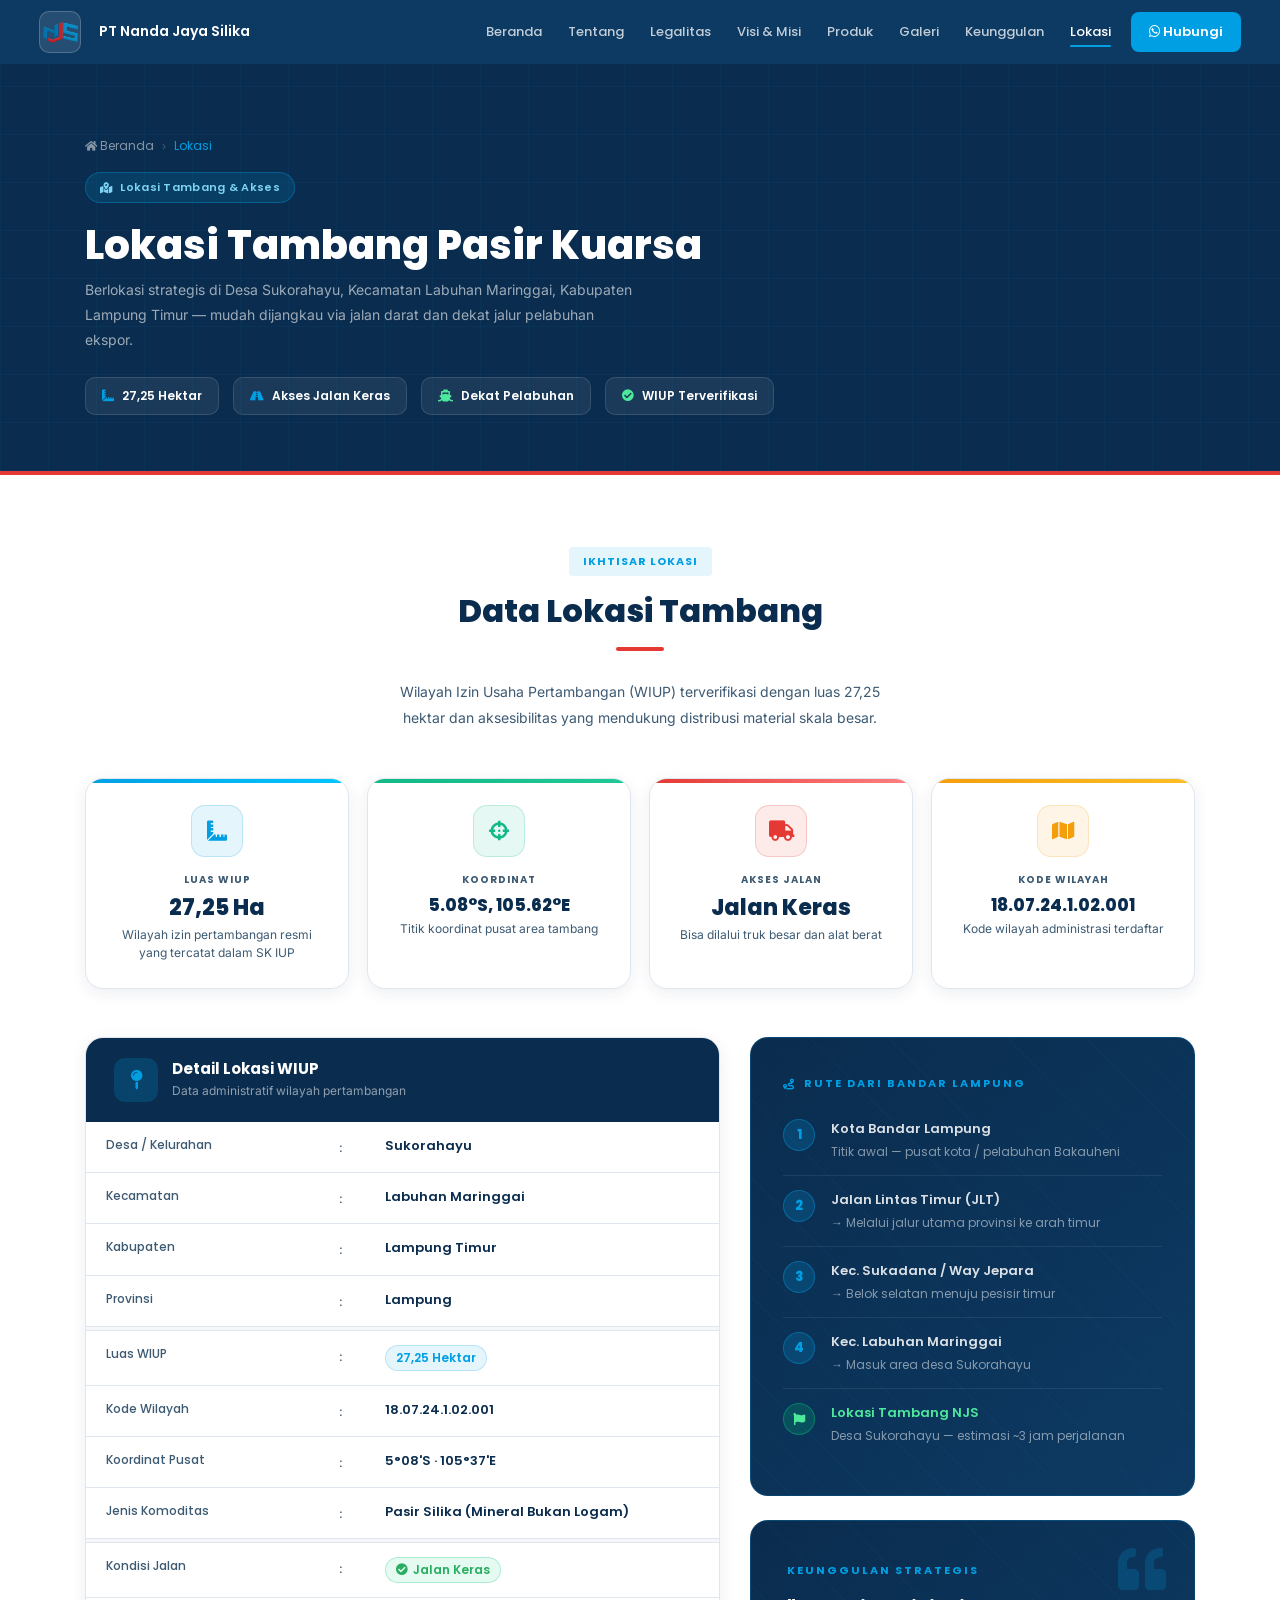
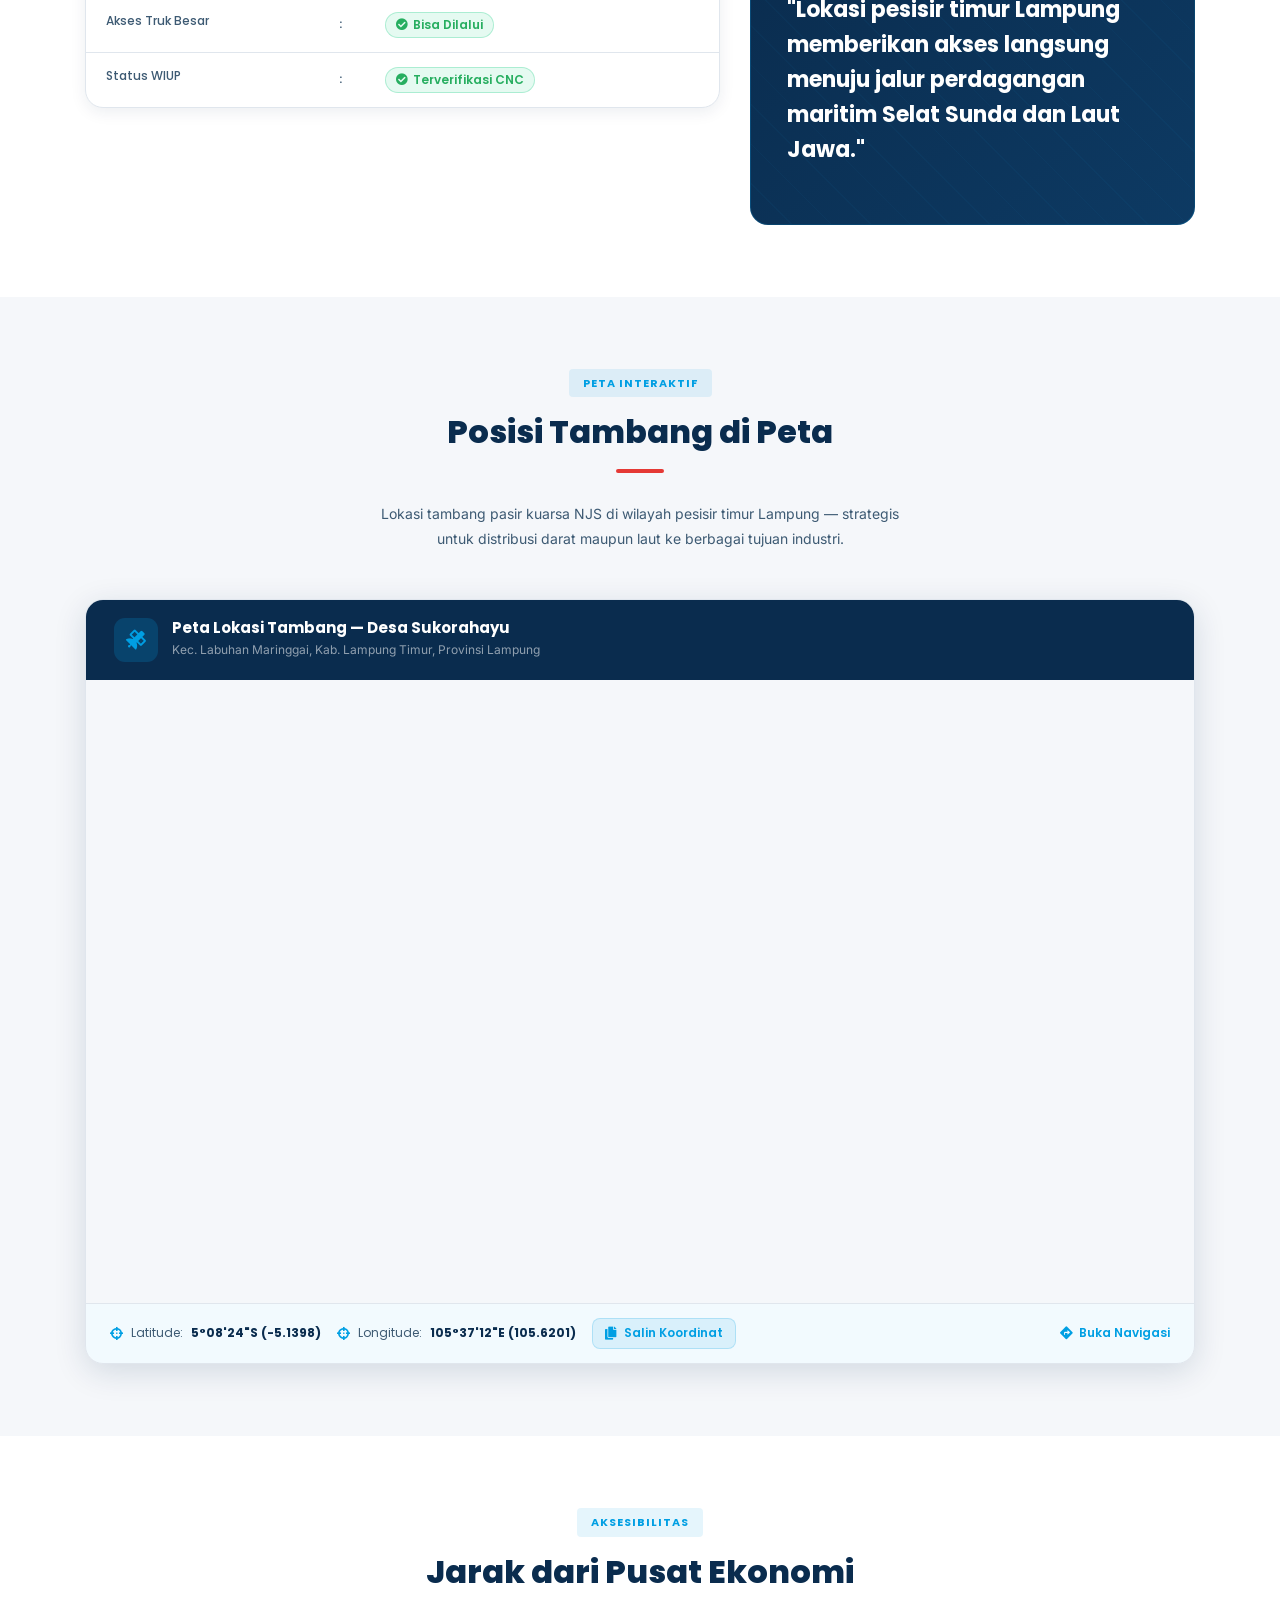
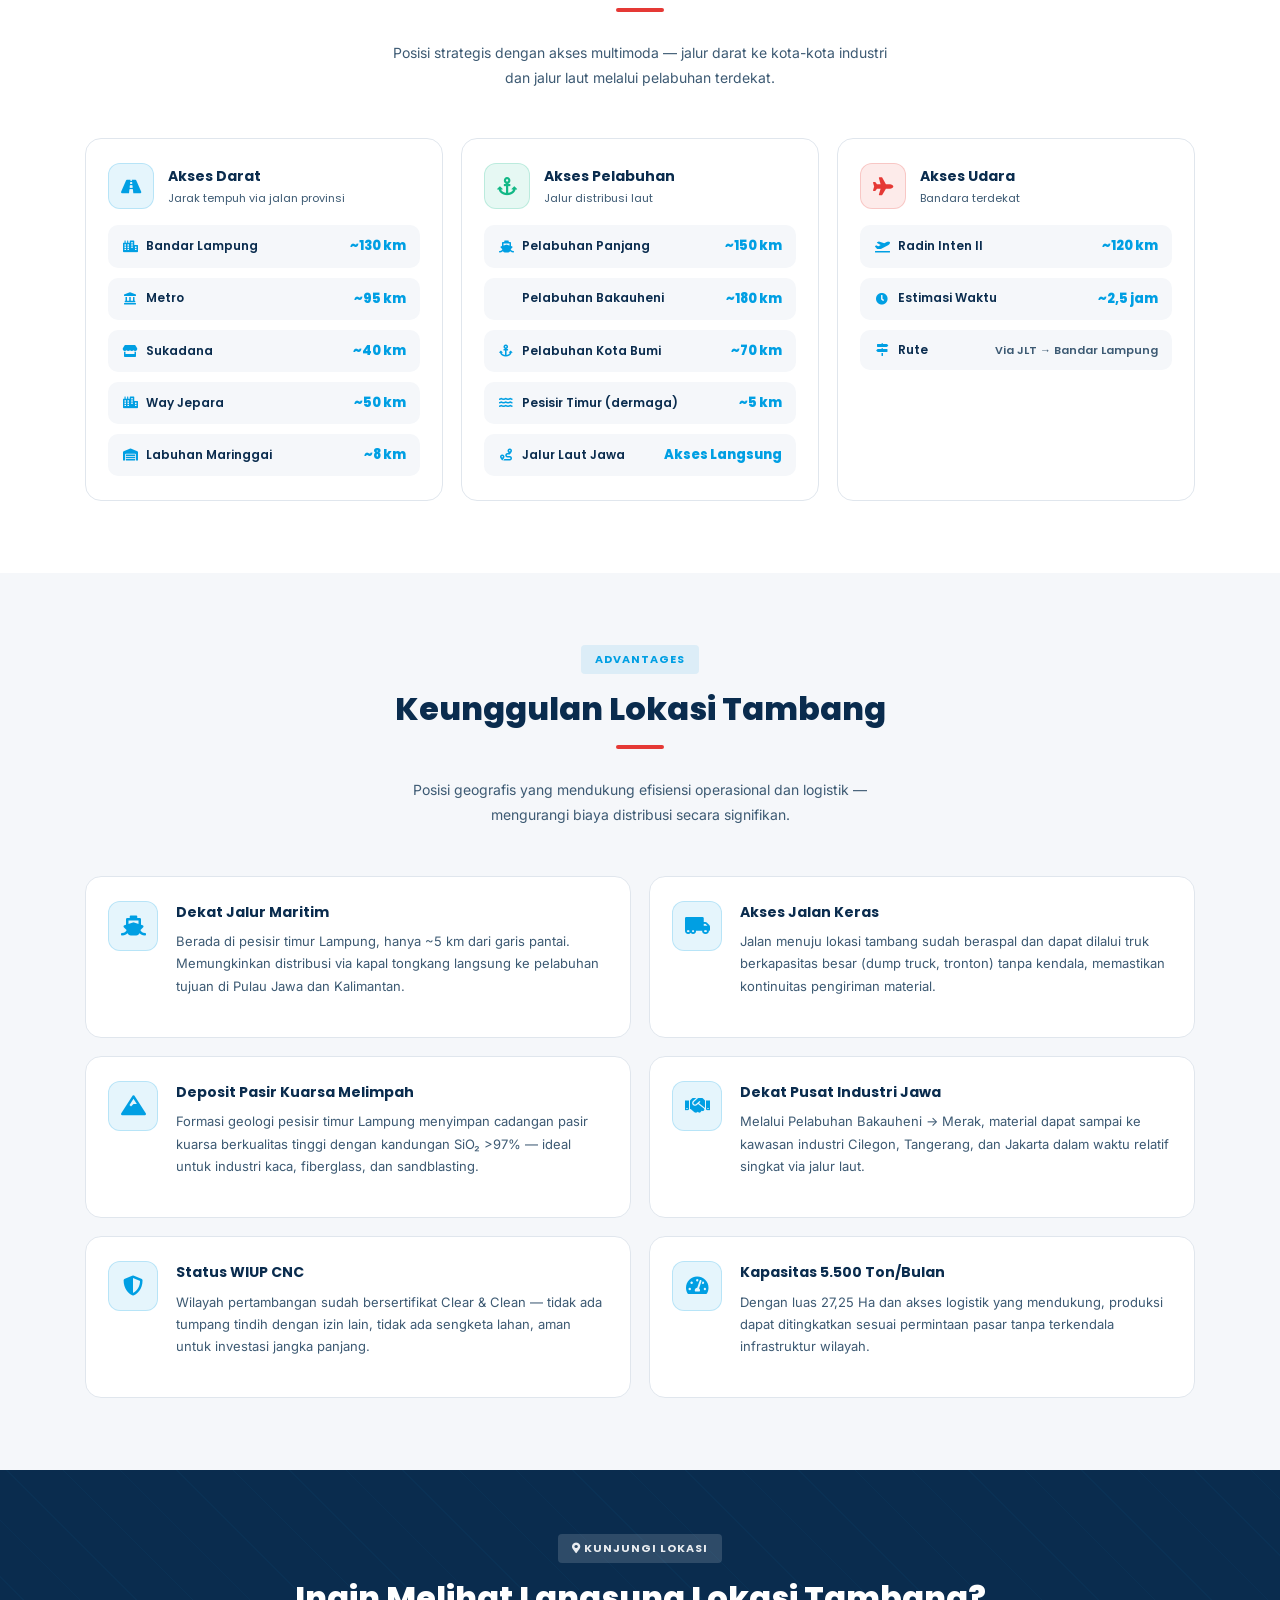
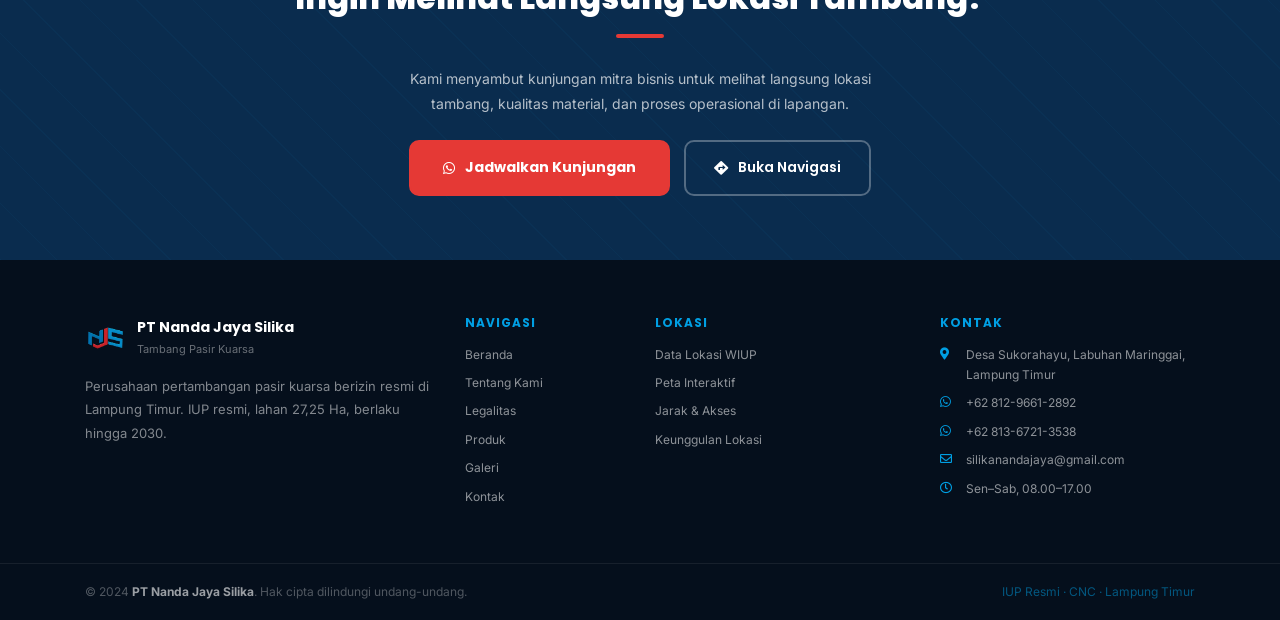
<file: lokasi.html>
<!DOCTYPE html>
<html lang="id">
<head>
    <meta charset="utf-8">
    <title>Lokasi Tambang – PT Nanda Jaya Silika</title>
    <meta name="viewport" content="width=device-width, initial-scale=1.0">
    <meta name="description" content="Lokasi tambang pasir kuarsa PT Nanda Jaya Silika di Desa Sukorahayu, Labuhan Maringgai, Lampung Timur — akses strategis, luas 27,25 Ha.">
    <link rel="icon" href="img/logo PT Nanda Jaya Silika.jpeg" type="image/x-icon">
    <link href="https://fonts.googleapis.com/css2?family=Poppins:wght@300;400;500;600;700;800;900&family=Inter:wght@300;400;500&display=swap" rel="stylesheet">
    <link href="https://stackpath.bootstrapcdn.com/bootstrap/4.4.1/css/bootstrap.min.css" rel="stylesheet">
    <link href="https://cdnjs.cloudflare.com/ajax/libs/font-awesome/5.15.4/css/all.min.css" rel="stylesheet">
<style>
:root{
  --blue:#009FE3;--blue-dark:#0A2C4E;--blue-mid:#0D3A63;
  --red:#E53935;--red-dark:#C62828;--green:#12b886;
  --white:#FFF;--gray-light:#F5F7FA;--gray-mid:#E0E6ED;--gray-text:#3D5A73;
  --fh:'Poppins',sans-serif;--fb:'Inter',sans-serif;
  --tr:.3s ease;--ss:0 4px 16px rgba(10,44,78,.08);--sm:0 8px 32px rgba(10,44,78,.14)
}
*,*::before,*::after{box-sizing:border-box;margin:0;padding:0}
html{scroll-behavior:smooth}
body{font-family:var(--fb);font-size:15px;color:var(--blue-dark);background:var(--white);line-height:1.7;overflow-x:hidden}
h1,h2,h3,h4,h5,h6{font-family:var(--fh);font-weight:700;color:var(--blue-dark)}
a{text-decoration:none;color:inherit}
img{max-width:100%;display:block}
.red-stripe{height:4px;background:var(--red)}

@keyframes fadeUp  {from{opacity:0;transform:translateY(28px)}to{opacity:1;transform:translateY(0)}}
@keyframes fadeLeft{from{opacity:0;transform:translateX(-32px)}to{opacity:1;transform:translateX(0)}}
@keyframes fadeRight{from{opacity:0;transform:translateX(32px)}to{opacity:1;transform:translateX(0)}}
@keyframes pulseRing{0%{transform:scale(1);opacity:.5}100%{transform:scale(1.6);opacity:0}}
@keyframes waPulse  {0%{transform:scale(1);opacity:.6}100%{transform:scale(1.25);opacity:0}}
.anim-up{opacity:0}.anim-left{opacity:0}.anim-right{opacity:0}
.anim-up.visible{animation:fadeUp .7s ease forwards}
.anim-left.visible{animation:fadeLeft .7s ease forwards}
.anim-right.visible{animation:fadeRight .7s ease forwards}

/* ── NAVBAR ── */
.main-nav{background:var(--blue-mid);position:sticky;top:0;z-index:1000;transition:background var(--tr),box-shadow var(--tr)}
.main-nav.nav-scrolled{background:var(--blue-dark);box-shadow:0 4px 24px rgba(0,0,0,.25)}
.nav-inner{height:64px;padding:0 24px;display:flex;align-items:center;justify-content:space-between}
.nav-logo-compact{display:flex;align-items:center;gap:10px}
.nav-logo-container{width:42px;height:42px;display:flex;align-items:center;justify-content:center;background:rgba(255,255,255,.1);border-radius:10px;border:1px solid rgba(255,255,255,.2);overflow:hidden;flex-shrink:0}
.nav-logo-img{width:100%;height:100%;object-fit:contain}
.nav-brand-name{font-family:var(--fh);font-weight:600;font-size:14px;color:#fff;margin-left:8px}
.nav-menu{display:flex;align-items:center;gap:2px}
.nav-link-item{font-family:var(--fh);font-size:13px;font-weight:500;color:rgba(255,255,255,.75);padding:8px 12px;border-radius:6px;transition:color var(--tr);position:relative;white-space:nowrap}
.nav-link-item::after{content:'';position:absolute;bottom:4px;left:12px;right:12px;height:2px;background:var(--blue);border-radius:2px;transform:scaleX(0);transform-origin:left;transition:transform var(--tr)}
.nav-link-item:hover,.nav-link-item.active{color:#fff}
.nav-link-item:hover::after,.nav-link-item.active::after{transform:scaleX(1)}
.btn-nav-cta{font-family:var(--fh);font-size:13px;font-weight:600;color:#fff!important;background:var(--blue);padding:9px 18px;border-radius:8px;margin-left:6px;transition:background var(--tr);white-space:nowrap}
.btn-nav-cta:hover{background:var(--red);color:#fff!important}
.nav-toggler{display:flex;flex-direction:column;justify-content:center;gap:5px;width:40px;height:40px;background:transparent;border:none;cursor:pointer;padding:8px}
.nav-toggler span{display:block;width:100%;height:2px;background:#fff;border-radius:2px;transition:all var(--tr)}
.nav-toggler.open span:nth-child(1){transform:translateY(7px) rotate(45deg)}
.nav-toggler.open span:nth-child(2){opacity:0}
.nav-toggler.open span:nth-child(3){transform:translateY(-7px) rotate(-45deg)}
@media(max-width:991px){
  .nav-menu{position:fixed;top:64px;left:0;right:0;background:var(--blue-dark);flex-direction:column;align-items:stretch;padding:20px 24px 28px;gap:2px;transform:translateY(-110%);transition:transform .35s cubic-bezier(.4,0,.2,1);box-shadow:0 12px 40px rgba(0,0,0,.3);z-index:999;max-height:calc(100vh - 64px);overflow-y:auto}
  .nav-menu.is-open{transform:translateY(0)}
  .nav-link-item{padding:12px 16px;font-size:15px;color:rgba(255,255,255,.9);white-space:normal}
  .btn-nav-cta{margin:12px 0 0;text-align:center;padding:12px;font-size:15px;display:block}
  .nav-inner{padding:0 16px}
}

/* ── PAGE HERO ── */
.page-hero{background:var(--blue-dark);padding:72px 0 56px;position:relative;overflow:hidden}
.page-hero::before{content:'';position:absolute;inset:0;background-image:repeating-linear-gradient(0deg,rgba(0,159,227,.06) 0,rgba(0,159,227,.06) 1px,transparent 0,transparent 48px),repeating-linear-gradient(90deg,rgba(0,159,227,.06) 0,rgba(0,159,227,.06) 1px,transparent 0,transparent 48px)}
.page-hero-content{position:relative;z-index:2}
.breadcrumb-njs{display:flex;align-items:center;gap:8px;margin-bottom:16px;flex-wrap:wrap}
.breadcrumb-njs a{font-family:var(--fh);font-size:12px;color:rgba(255,255,255,.5);transition:color var(--tr)}
.breadcrumb-njs a:hover{color:var(--blue)}
.breadcrumb-njs span{color:rgba(255,255,255,.25);font-size:11px}
.breadcrumb-njs .current{font-family:var(--fh);font-size:12px;color:var(--blue)}
.page-hero-title{font-family:var(--fh);font-size:clamp(24px,4vw,40px);font-weight:800;color:#fff;margin-bottom:8px;line-height:1.2}
.page-hero-sub{font-size:14px;color:rgba(255,255,255,.6);max-width:560px;line-height:1.8}
.page-hero-badge{display:inline-flex;align-items:center;gap:8px;background:rgba(0,159,227,.15);border:1px solid rgba(0,159,227,.35);color:#7DD4F5;font-family:var(--fh);font-size:11px;font-weight:600;padding:5px 14px;border-radius:20px;margin-bottom:18px;letter-spacing:.3px}
.trust-row{display:flex;gap:14px;flex-wrap:wrap;margin-top:24px}
.trust-badge{display:inline-flex;align-items:center;gap:8px;background:rgba(255,255,255,.07);border:1px solid rgba(255,255,255,.12);padding:8px 16px;border-radius:10px;font-family:var(--fh);font-size:12px;font-weight:600;color:#fff}
.trust-badge i{color:var(--blue)}
.trust-badge .t-green{color:#4DE89C}

/* ── SECTION ── */
.sec{padding:72px 0}
.sec--gray{background:var(--gray-light)}
.sec--dark{background:var(--blue-dark)}
.sbadge{display:inline-block;background:rgba(0,159,227,.1);color:var(--blue);font-family:var(--fh);font-size:11px;font-weight:700;padding:5px 14px;border-radius:4px;letter-spacing:1px;text-transform:uppercase;margin-bottom:14px}
.sbadge--light{background:rgba(255,255,255,.15);color:rgba(255,255,255,.9)}
.stitle{font-size:clamp(20px,3.5vw,32px);font-weight:800;line-height:1.3;margin-bottom:4px}
.stitle--white{color:#fff}
.srule{width:48px;height:4px;background:var(--red);border-radius:2px;margin:16px 0 28px}
.srule--center{margin-left:auto;margin-right:auto}
.srule--blue{background:var(--blue)}
.stext{font-size:14px;color:var(--gray-text);line-height:1.8}
.stext--light{color:rgba(255,255,255,.7)}

/* ══════════════════════════════
   DATA CARD & TABLE
   ══════════════════════════════ */
.data-card{background:#fff;border-radius:18px;border:1px solid var(--gray-mid);box-shadow:var(--ss);overflow:hidden}
.data-card-header{background:var(--blue-dark);padding:20px 28px;display:flex;align-items:center;gap:14px}
.data-card-icon{width:44px;height:44px;border-radius:11px;background:rgba(0,159,227,.2);display:flex;align-items:center;justify-content:center;font-size:20px;color:var(--blue);flex-shrink:0}
.data-card-header h3{font-family:var(--fh);font-size:15px;font-weight:700;color:#fff;margin:0}
.data-card-header p{font-size:12px;color:rgba(255,255,255,.55);margin:3px 0 0}
.data-table{width:100%;border-collapse:collapse;table-layout:fixed}
.data-table tr{border-bottom:1px solid var(--gray-mid)}
.data-table tr:last-child{border-bottom:none}
.data-table td{padding:14px 20px;font-size:13px;vertical-align:top;word-break:break-word;overflow-wrap:anywhere}
.data-table td:first-child{width:40%;color:var(--gray-text);font-family:var(--fh);font-weight:500;font-size:12px;line-height:1.5}
.data-table td:nth-child(2){width:4%;color:var(--gray-text);padding-left:0;padding-right:0}
.data-table td:last-child{width:56%;color:var(--blue-dark);font-weight:600;font-family:var(--fh);font-size:13px;line-height:1.5}
.data-table tr:hover td{background:var(--gray-light)}
.data-table .sep-row td{padding:0!important;height:4px;background:var(--gray-light);border-bottom:none}
.data-table .val-green{display:inline-flex;align-items:center;gap:5px;background:rgba(0,200,120,.1);border:1px solid rgba(0,200,120,.25);color:#27AE60;font-size:12px;padding:3px 10px;border-radius:20px;font-weight:600;font-family:var(--fh)}
.data-table .val-blue{display:inline-flex;align-items:center;gap:5px;background:rgba(0,159,227,.1);border:1px solid rgba(0,159,227,.2);color:var(--blue);font-size:12px;padding:3px 10px;border-radius:20px;font-weight:600;font-family:var(--fh)}

/* ══════════════════════════════
   LOKASI HERO CARDS
   ══════════════════════════════ */
.loc-hero-grid{display:grid;grid-template-columns:repeat(4,1fr);gap:18px;margin-bottom:48px}
.loc-hero-card{background:#fff;border-radius:18px;border:1px solid var(--gray-mid);padding:26px 22px;box-shadow:var(--ss);transition:all var(--tr);position:relative;overflow:hidden;text-align:center}
.loc-hero-card::before{content:'';position:absolute;top:0;left:0;right:0;height:4px}
.loc-hero-card.card-area::before{background:linear-gradient(90deg,var(--blue),#00c6ff)}
.loc-hero-card.card-koord::before{background:linear-gradient(90deg,var(--green),#20c997)}
.loc-hero-card.card-akses::before{background:linear-gradient(90deg,var(--red),#ff8080)}
.loc-hero-card.card-wilayah::before{background:linear-gradient(90deg,#F59E0B,#FBBF24)}
.loc-hero-card:hover{transform:translateY(-4px);box-shadow:var(--sm)}
.lhc-icon{width:52px;height:52px;border-radius:14px;display:flex;align-items:center;justify-content:center;font-size:20px;margin:0 auto 14px}
.lhc-icon.icon-area{background:rgba(0,159,227,.1);color:var(--blue);border:1px solid rgba(0,159,227,.2)}
.lhc-icon.icon-koord{background:rgba(18,184,134,.1);color:var(--green);border:1px solid rgba(18,184,134,.2)}
.lhc-icon.icon-akses{background:rgba(229,57,53,.1);color:var(--red);border:1px solid rgba(229,57,53,.2)}
.lhc-icon.icon-wilayah{background:rgba(245,158,11,.1);color:#F59E0B;border:1px solid rgba(245,158,11,.2)}
.lhc-label{font-family:var(--fh);font-size:10px;font-weight:700;text-transform:uppercase;letter-spacing:1px;color:var(--gray-text);margin-bottom:6px}
.lhc-val{font-family:var(--fh);font-size:clamp(16px,2vw,22px);font-weight:800;color:var(--blue-dark);margin-bottom:4px;line-height:1.3}
.lhc-note{font-size:12px;color:var(--gray-text);line-height:1.5}

/* ══════════════════════════════
   MAP SECTION
   ══════════════════════════════ */
.map-wrapper{background:#fff;border-radius:18px;border:1px solid var(--gray-mid);box-shadow:var(--sm);overflow:hidden}
.map-header{background:var(--blue-dark);padding:18px 28px;display:flex;align-items:center;gap:14px}
.map-header-icon{width:44px;height:44px;border-radius:11px;background:rgba(0,159,227,.2);display:flex;align-items:center;justify-content:center;font-size:20px;color:var(--blue);flex-shrink:0}
.map-header h3{font-family:var(--fh);font-size:15px;font-weight:700;color:#fff;margin:0}
.map-header p{font-size:12px;color:rgba(255,255,255,.55);margin:3px 0 0}
.map-iframe-wrap{position:relative;width:100%;padding-top:56.25%;background:var(--gray-light)}
.map-iframe-wrap iframe{position:absolute;inset:0;width:100%;height:100%;border:0}
.map-fallback{position:absolute;inset:0;display:flex;flex-direction:column;align-items:center;justify-content:center;background:var(--gray-light);color:var(--gray-text);font-family:var(--fh);gap:12px}
.map-fallback i{font-size:48px;color:var(--blue);opacity:.4}
.map-fallback p{font-size:14px}
.map-coord-bar{display:flex;align-items:center;gap:16px;padding:14px 24px;background:rgba(0,159,227,.05);border-top:1px solid var(--gray-mid);flex-wrap:wrap}
.map-coord-item{display:flex;align-items:center;gap:8px;font-size:12px;color:var(--gray-text);font-family:var(--fh)}
.map-coord-item i{color:var(--blue);font-size:13px}
.map-coord-item strong{color:var(--blue-dark);font-weight:700}
.map-coord-item.copy-btn{cursor:pointer;padding:4px 12px;background:rgba(0,159,227,.1);border:1px solid rgba(0,159,227,.2);border-radius:8px;transition:all var(--tr);color:var(--blue);font-weight:600}
.map-coord-item.copy-btn:hover{background:rgba(0,159,227,.2);border-color:rgba(0,159,227,.4)}

/* ══════════════════════════════
   AKSES & JARAK CARDS
   ══════════════════════════════ */
.akses-grid{display:grid;grid-template-columns:repeat(3,1fr);gap:18px}
.akses-card{background:#fff;border:1px solid var(--gray-mid);border-radius:16px;padding:24px 22px;transition:all var(--tr);position:relative;overflow:hidden}
.akses-card:hover{border-color:var(--blue);box-shadow:var(--ss);transform:translateY(-2px)}
.akses-card-head{display:flex;align-items:center;gap:14px;margin-bottom:16px}
.akses-card-icon{width:46px;height:46px;border-radius:12px;display:flex;align-items:center;justify-content:center;font-size:18px;flex-shrink:0}
.akses-card-icon.icon-jalan{background:rgba(0,159,227,.1);color:var(--blue);border:1px solid rgba(0,159,227,.2)}
.akses-card-icon.icon-pelabuhan{background:rgba(18,184,134,.1);color:var(--green);border:1px solid rgba(18,184,134,.2)}
.akses-card-icon.icon-bandara{background:rgba(229,57,53,.1);color:var(--red);border:1px solid rgba(229,57,53,.2)}
.akses-card-title{font-family:var(--fh);font-size:14px;font-weight:700;color:var(--blue-dark)}
.akses-card-sub{font-size:11px;color:var(--gray-text);font-family:var(--fh)}
.akses-dist-list{display:flex;flex-direction:column;gap:10px}
.akses-dist-item{display:flex;align-items:center;justify-content:space-between;padding:10px 14px;background:var(--gray-light);border-radius:10px;transition:background var(--tr)}
.akses-dist-item:hover{background:rgba(0,159,227,.06)}
.akses-dist-name{font-family:var(--fh);font-size:12px;font-weight:600;color:var(--blue-dark);display:flex;align-items:center;gap:8px}
.akses-dist-name i{color:var(--blue);font-size:12px;width:16px;text-align:center}
.akses-dist-val{font-family:var(--fh);font-size:13px;font-weight:800;color:var(--blue);white-space:nowrap}

/* ══════════════════════════════
   KEUNGGULAN LOKASI
   ══════════════════════════════ */
.keunggulan-grid{display:grid;grid-template-columns:repeat(2,1fr);gap:18px}
.keunggulan-item{background:#fff;border:1px solid var(--gray-mid);border-radius:16px;padding:24px 22px;display:flex;align-items:flex-start;gap:18px;transition:all var(--tr)}
.keunggulan-item:hover{border-color:var(--blue);box-shadow:var(--ss);transform:translateY(-2px)}
.keunggulan-icon{width:50px;height:50px;border-radius:12px;background:rgba(0,159,227,.1);border:1px solid rgba(0,159,227,.2);display:flex;align-items:center;justify-content:center;font-size:20px;color:var(--blue);flex-shrink:0}
.keunggulan-label{font-family:var(--fh);font-size:14px;font-weight:700;color:var(--blue-dark);margin-bottom:6px}
.keunggulan-desc{font-size:13px;color:var(--gray-text);line-height:1.7}

/* ══════════════════════════════
   RUTE BOX
   ══════════════════════════════ */
.rute-box{background:linear-gradient(135deg,var(--blue-dark),var(--blue-mid));border-radius:18px;padding:36px 32px;position:relative;overflow:hidden;border:1px solid rgba(0,159,227,.2)}
.rute-box::before{content:'';position:absolute;inset:0;background-image:repeating-linear-gradient(45deg,rgba(0,159,227,.04) 0,rgba(0,159,227,.04) 1px,transparent 0,transparent 28px)}
.rute-tag{font-family:var(--fh);font-size:11px;font-weight:700;text-transform:uppercase;letter-spacing:2px;color:var(--blue);margin-bottom:12px;display:flex;align-items:center;gap:8px}
.rute-steps{display:flex;flex-direction:column;gap:0;position:relative;z-index:2}
.rute-step{display:flex;align-items:flex-start;gap:16px;padding:14px 0;position:relative}
.rute-step:not(:last-child){border-bottom:1px solid rgba(255,255,255,.08)}
.rute-step-num{width:32px;height:32px;border-radius:50%;background:rgba(0,159,227,.2);border:1px solid rgba(0,159,227,.4);display:flex;align-items:center;justify-content:center;font-family:var(--fh);font-size:13px;font-weight:800;color:var(--blue);flex-shrink:0}
.rute-step-text{font-family:var(--fh);font-size:13px;font-weight:600;color:rgba(255,255,255,.85);line-height:1.6}
.rute-step-text span{display:block;font-size:12px;font-weight:400;color:rgba(255,255,255,.5);margin-top:2px}

/* ══════════════════════════════
   VISI BOX
   ══════════════════════════════ */
.visi-box{background:linear-gradient(135deg,var(--blue-dark),var(--blue-mid));border-radius:18px;padding:40px 36px;position:relative;overflow:hidden;border:1px solid rgba(0,159,227,.2)}
.visi-box::before{content:'';position:absolute;inset:0;background-image:repeating-linear-gradient(45deg,rgba(0,159,227,.04) 0,rgba(0,159,227,.04) 1px,transparent 0,transparent 28px)}
.visi-quote-icon{font-size:48px;color:rgba(0,159,227,.2);position:absolute;top:24px;right:28px}
.visi-tag{font-family:var(--fh);font-size:11px;font-weight:700;text-transform:uppercase;letter-spacing:2px;color:var(--blue);margin-bottom:12px}
.visi-text{font-family:var(--fh);font-size:clamp(16px,2.5vw,22px);font-weight:700;color:#fff;line-height:1.6;position:relative;z-index:2}

/* ══════════════════════════════
   CTA & FOOTER
   ══════════════════════════════ */
.cta-section{background:var(--blue-dark);padding:64px 0;position:relative;overflow:hidden}
.cta-section::before{content:'';position:absolute;inset:0;background-image:repeating-linear-gradient(45deg,rgba(0,159,227,.04) 0,rgba(0,159,227,.04) 1px,transparent 0,transparent 40px)}
.btn-cta-main{display:inline-flex;align-items:center;gap:10px;background:var(--red);color:#fff;font-family:var(--fh);font-weight:700;font-size:14px;padding:14px 32px;border-radius:10px;transition:all var(--tr);border:2px solid var(--red);cursor:pointer}
.btn-cta-main:hover{background:var(--red-dark);border-color:var(--red-dark);color:#fff;transform:translateY(-2px);box-shadow:0 8px 28px rgba(229,57,53,.4)}
.btn-cta-outline{display:inline-flex;align-items:center;gap:10px;background:transparent;color:#fff;font-family:var(--fh);font-weight:600;font-size:14px;padding:13px 28px;border-radius:10px;border:2px solid rgba(255,255,255,.3);transition:all var(--tr)}
.btn-cta-outline:hover{border-color:#fff;background:rgba(255,255,255,.08);color:#fff}

.site-footer{background:#050F1C;padding:56px 0 0;color:rgba(255,255,255,.6)}
.footer-logo-img{width:40px;height:40px;object-fit:contain;flex-shrink:0}
.footer-brand-name{font-family:var(--fh);font-weight:700;font-size:14px;color:#fff}
.footer-brand-tag{font-size:11px;color:rgba(255,255,255,.4)}
.footer-about{font-size:13px;line-height:1.8;color:rgba(255,255,255,.5);margin-top:4px}
.footer-heading{font-family:var(--fh);font-size:12px;font-weight:700;color:var(--blue);text-transform:uppercase;letter-spacing:1px;margin-bottom:14px}
.footer-links{list-style:none;padding:0;display:flex;flex-direction:column;gap:8px}
.footer-links a,.footer-links li{font-size:12px;color:rgba(255,255,255,.55);transition:color var(--tr)}
.footer-links a:hover{color:var(--blue)}
.footer-links--contact li{display:flex;align-items:flex-start;gap:10px}
.footer-links--contact i{color:var(--blue);width:16px;flex-shrink:0;margin-top:3px}
.footer-bottom{margin-top:40px;padding:18px 0;border-top:1px solid rgba(255,255,255,.07)}
.footer-bottom p{margin:0;font-size:12px;color:rgba(255,255,255,.3)}
.footer-bottom strong{color:rgba(255,255,255,.6)}
.footer-bottom-right{color:rgba(0,159,227,.5)!important}

/* WA Float */
.wa-float{position:fixed;left:24px;bottom:32px;z-index:9998;display:flex;align-items:center;opacity:0;pointer-events:none;transform:translateY(16px);transition:opacity .4s ease,transform .4s ease}
.wa-float.visible{opacity:1;pointer-events:auto;transform:translateY(0)}
.wa-float-icon{width:52px;height:52px;border-radius:16px;background:#25D366;color:#fff;display:flex;align-items:center;justify-content:center;font-size:26px;flex-shrink:0;box-shadow:0 4px 20px rgba(37,211,102,.45);border:2px solid rgba(255,255,255,.2);position:relative;z-index:2;transition:transform .3s,box-shadow .3s,background .3s}
.wa-float-icon::before{content:'';position:absolute;inset:-4px;border-radius:20px;border:2px solid rgba(37,211,102,.4);animation:waPulse 2s ease-out infinite}
.wa-float-tooltip{background:var(--blue-dark);color:#fff;font-family:var(--fh);font-size:12px;font-weight:600;padding:8px 14px;border-radius:0 10px 10px 0;white-space:nowrap;opacity:0;transform:translateX(-10px);pointer-events:none;transition:opacity .25s,transform .25s;border:1px solid rgba(255,255,255,.08);border-left:none;box-shadow:2px 4px 16px rgba(0,0,0,.2);margin-left:-2px;position:relative;z-index:1}
.wa-float:hover .wa-float-icon{transform:scale(1.06);background:#20BD5A}
.wa-float:hover .wa-float-tooltip{opacity:1;transform:translateX(0)}
.back-to-top{position:fixed;right:24px;bottom:32px;z-index:9999;width:46px;height:46px;border-radius:12px;background:var(--blue);color:#fff;display:flex;align-items:center;justify-content:center;font-size:16px;opacity:0;pointer-events:none;transition:all var(--tr);box-shadow:0 4px 16px rgba(0,159,227,.4)}
.back-to-top.visible{opacity:1;pointer-events:auto}
.back-to-top:hover{background:var(--red);color:#fff;transform:translateY(-3px)}

/* ══════════════════════════════
   WA POPUP (2 Admin)
   ══════════════════════════════ */
.wa-popup-overlay{position:fixed;inset:0;background:rgba(5,15,28,.55);z-index:10000;display:flex;align-items:center;justify-content:center;padding:20px;opacity:0;pointer-events:none;transition:opacity .3s ease;backdrop-filter:blur(6px);-webkit-backdrop-filter:blur(6px)}
.wa-popup-overlay.is-open{opacity:1;pointer-events:auto}
.wa-popup-card{background:#fff;border-radius:20px;width:100%;max-width:380px;overflow:hidden;box-shadow:0 24px 64px rgba(0,0,0,.35);transform:scale(.88) translateY(24px);transition:transform .35s cubic-bezier(.22,.61,.36,1);position:relative}
.wa-popup-overlay.is-open .wa-popup-card{transform:scale(1) translateY(0)}
.wa-popup-close{position:absolute;top:14px;right:14px;width:32px;height:32px;border-radius:50%;background:rgba(255,255,255,.15);border:none;color:rgba(255,255,255,.8);font-size:14px;cursor:pointer;display:flex;align-items:center;justify-content:center;transition:all var(--tr);z-index:2;backdrop-filter:blur(4px)}
.wa-popup-close:hover{background:rgba(255,255,255,.3);color:#fff}
.wa-popup-header{background:linear-gradient(135deg,#075E54 0%,#128C7E 100%);padding:30px 24px 24px;text-align:center;position:relative}
.wa-popup-header::after{content:'';position:absolute;bottom:-12px;left:50%;transform:translateX(-50%);width:24px;height:12px;background:#fff;clip-path:polygon(0 0,100% 0,50% 100%)}
.wa-popup-header-icon{width:56px;height:56px;border-radius:50%;background:rgba(37,211,102,.2);border:2px solid rgba(37,211,102,.4);display:flex;align-items:center;justify-content:center;margin:0 auto 12px;font-size:28px;color:#25D366;filter:drop-shadow(0 4px 12px rgba(37,211,102,.35))}
.wa-popup-header h4{font-family:var(--fh);font-size:18px;font-weight:800;color:#fff;margin:0 0 4px}
.wa-popup-header p{font-size:13px;color:rgba(255,255,255,.65);margin:0;line-height:1.5}
.wa-popup-options{padding:20px 16px 16px}
.wa-popup-option{display:flex;align-items:center;gap:14px;padding:16px 18px;border-radius:14px;background:#fff;border:1.5px solid var(--gray-mid);transition:all var(--tr);margin-bottom:10px;color:inherit;text-decoration:none;cursor:pointer;position:relative;overflow:hidden}
.wa-popup-option:last-child{margin-bottom:0}
.wa-popup-option:hover{border-color:#25D366;transform:translateX(4px);box-shadow:0 4px 20px rgba(37,211,102,.18)}
.wa-popup-option-icon{width:46px;height:46px;border-radius:12px;background:rgba(37,211,102,.1);border:1px solid rgba(37,211,102,.2);display:flex;align-items:center;justify-content:center;font-size:22px;color:#25D366;flex-shrink:0}
.wa-popup-option-info{flex:1;display:flex;flex-direction:column;gap:2px}
.wa-popup-option-label{font-family:var(--fh);font-size:14px;font-weight:700;color:var(--blue-dark)}
.wa-popup-option-number{font-size:13px;color:var(--gray-text);font-family:var(--fb)}
.wa-popup-option-arrow{color:var(--gray-mid);font-size:12px;transition:color var(--tr),transform var(--tr)}
.wa-popup-option:hover .wa-popup-option-arrow{color:#25D366;transform:translateX(3px)}
.wa-popup-footer{text-align:center;padding:0 16px 16px;font-size:11px;color:var(--gray-text);font-family:var(--fh)}

/* ── RESPONSIVE ── */
@media(max-width:991px){
  .loc-hero-grid{grid-template-columns:repeat(2,1fr)}
  .akses-grid{grid-template-columns:1fr}
  .keunggulan-grid{grid-template-columns:1fr}
}
@media(max-width:767px){
  .sec{padding:48px 0}
  .page-hero{padding:48px 0 36px}
  .loc-hero-grid{grid-template-columns:1fr}
  .data-table td{padding:10px 12px;font-size:12px}
  .data-table td:first-child{width:45%}
  .map-coord-bar{flex-direction:column;gap:8px;align-items:flex-start}
  .footer-bottom .d-flex{flex-direction:column;text-align:center;gap:6px}
  .wa-float{left:16px;bottom:24px}
  .wa-float-icon{width:46px;height:46px;font-size:22px}
  .back-to-top{right:16px;bottom:24px;width:44px;height:44px}
  .btn-cta-main,.btn-cta-outline{width:100%;justify-content:center}
  .cta-btn-row{flex-direction:column;align-items:center!important}
  .rute-box{padding:24px 20px}
  .wa-popup-card{max-width:340px}
}
@media(max-width:480px){
  .akses-dist-item{flex-direction:column;align-items:flex-start;gap:4px}
}
</style>
</head>
<body>

<!-- NAVBAR -->
<nav class="main-nav" id="mainNav">
    <div class="container-fluid">
        <div class="nav-inner">
            <a class="nav-logo-compact d-flex align-items-center" href="index.html">
                <div class="nav-logo-container">
                    <img src="img/pt-njs.png" alt="NJS" class="nav-logo-img">
                </div>
                <span class="nav-brand-name d-none d-lg-inline">PT Nanda Jaya Silika</span>
            </a>
            <button class="nav-toggler d-lg-none" id="navToggler" aria-label="Toggle menu">
                <span></span><span></span><span></span>
            </button>
            <div class="nav-menu" id="navMenu">
                    <a href="#hero"       class="nav-link-item">Beranda</a>
                    <a href="tentang.html"    class="nav-link-item">Tentang</a>
                    <a href="legalitas.html"  class="nav-link-item">Legalitas</a>
                    <a href="visi.html"  class="nav-link-item">Visi &amp; Misi</a>
                    <a href="produk.html"     class="nav-link-item">Produk</a>
                    <a href="galeri.html"     class="nav-link-item">Galeri</a>
                    <a href="keunggulan.html" class="nav-link-item">Keunggulan</a>
                    <a href="lokasi.html"     class="nav-link-item active">Lokasi</a>
                <a href="kontak.html"    class="btn-nav-cta"><i class="fab fa-whatsapp"></i> Hubungi</a>
                </div>
        </div>
    </div>
</nav>

<!-- PAGE HERO -->
<section class="page-hero">
    <div class="container">
        <div class="page-hero-content">
            <div class="breadcrumb-njs anim-up">
                <a href="index.html"><i class="fas fa-home" style="font-size:11px"></i> Beranda</a>
                <span>›</span><span class="current">Lokasi</span>
            </div>
            <div class="page-hero-badge anim-up" style="animation-delay:.05s">
                <i class="fas fa-map-marked-alt"></i> Lokasi Tambang &amp; Akses
            </div>
            <h1 class="page-hero-title anim-up" style="animation-delay:.1s">Lokasi Tambang Pasir Kuarsa</h1>
            <p class="page-hero-sub anim-up" style="animation-delay:.15s">Berlokasi strategis di Desa Sukorahayu, Kecamatan Labuhan Maringgai, Kabupaten Lampung Timur — mudah dijangkau via jalan darat dan dekat jalur pelabuhan ekspor.</p>
            <div class="trust-row anim-up" style="animation-delay:.2s">
                <div class="trust-badge"><i class="fas fa-ruler-combined"></i> 27,25 Hektar</div>
                <div class="trust-badge"><i class="fas fa-road"></i> Akses Jalan Keras</div>
                <div class="trust-badge"><i class="fas fa-ship t-green"></i> Dekat Pelabuhan</div>
                <div class="trust-badge"><i class="fas fa-check-circle t-green"></i> WIUP Terverifikasi</div>
            </div>
        </div>
    </div>
</section>
<div class="red-stripe"></div>

<!-- ══════════════════════════
     4 KARTU LOKASI UTAMA
     ══════════════════════════ -->
<section class="sec" id="overview">
    <div class="container">
        <div class="text-center mb-5 anim-up">
            <div class="sbadge">Ikhtisar Lokasi</div>
            <h2 class="stitle">Data Lokasi Tambang</h2>
            <div class="srule srule--center"></div>
            <p class="stext mx-auto" style="max-width:520px">Wilayah Izin Usaha Pertambangan (WIUP) terverifikasi dengan luas 27,25 hektar dan aksesibilitas yang mendukung distribusi material skala besar.</p>
        </div>
        <div class="loc-hero-grid">
            <div class="loc-hero-card card-area anim-up">
                <div class="lhc-icon icon-area"><i class="fas fa-ruler-combined"></i></div>
                <div class="lhc-label">Luas WIUP</div>
                <div class="lhc-val">27,25 Ha</div>
                <div class="lhc-note">Wilayah izin pertambangan resmi yang tercatat dalam SK IUP</div>
            </div>
            <div class="loc-hero-card card-koord anim-up" style="animation-delay:.1s">
                <div class="lhc-icon icon-koord"><i class="fas fa-crosshairs"></i></div>
                <div class="lhc-label">Koordinat</div>
                <div class="lhc-val" style="font-size:clamp(13px,1.6vw,17px)">5.08°S, 105.62°E</div>
                <div class="lhc-note">Titik koordinat pusat area tambang</div>
            </div>
            <div class="loc-hero-card card-akses anim-up" style="animation-delay:.2s">
                <div class="lhc-icon icon-akses"><i class="fas fa-truck"></i></div>
                <div class="lhc-label">Akses Jalan</div>
                <div class="lhc-val">Jalan Keras</div>
                <div class="lhc-note">Bisa dilalui truk besar dan alat berat</div>
            </div>
            <div class="loc-hero-card card-wilayah anim-up" style="animation-delay:.3s">
                <div class="lhc-icon icon-wilayah"><i class="fas fa-map"></i></div>
                <div class="lhc-label">Kode Wilayah</div>
                <div class="lhc-val" style="font-size:clamp(13px,1.6vw,17px)">18.07.24.1.02.001</div>
                <div class="lhc-note">Kode wilayah administrasi terdaftar</div>
            </div>
        </div>

        <!-- Tabel detail + Rute -->
        <div class="row">
            <div class="col-lg-7 mb-4 mb-lg-0 anim-left">
                <div class="data-card">
                    <div class="data-card-header">
                        <div class="data-card-icon"><i class="fas fa-map-pin"></i></div>
                        <div>
                            <h3>Detail Lokasi WIUP</h3>
                            <p>Data administratif wilayah pertambangan</p>
                        </div>
                    </div>
                    <table class="data-table">
                        <tbody>
                            <tr><td>Desa / Kelurahan</td><td>:</td><td>Sukorahayu</td></tr>
                            <tr><td>Kecamatan</td><td>:</td><td>Labuhan Maringgai</td></tr>
                            <tr><td>Kabupaten</td><td>:</td><td>Lampung Timur</td></tr>
                            <tr><td>Provinsi</td><td>:</td><td>Lampung</td></tr>
                            <tr class="sep-row"><td colspan="3"></td></tr>
                            <tr><td>Luas WIUP</td><td>:</td><td><span class="val-blue">27,25 Hektar</span></td></tr>
                            <tr><td>Kode Wilayah</td><td>:</td><td>18.07.24.1.02.001</td></tr>
                            <tr><td>Koordinat Pusat</td><td>:</td><td>5°08'S · 105°37'E</td></tr>
                            <tr><td>Jenis Komoditas</td><td>:</td><td>Pasir Silika (Mineral Bukan Logam)</td></tr>
                            <tr class="sep-row"><td colspan="3"></td></tr>
                            <tr><td>Kondisi Jalan</td><td>:</td><td><span class="val-green"><i class="fas fa-check-circle"></i> Jalan Keras</span></td></tr>
                            <tr><td>Akses Truk Besar</td><td>:</td><td><span class="val-green"><i class="fas fa-check-circle"></i> Bisa Dilalui</span></td></tr>
                            <tr><td>Status WIUP</td><td>:</td><td><span class="val-green"><i class="fas fa-check-circle"></i> Terverifikasi CNC</span></td></tr>
                        </tbody>
                    </table>
                </div>
            </div>
            <div class="col-lg-5 anim-right">
                <!-- Rute dari Bandar Lampung -->
                <div class="rute-box mb-4">
                    <div class="rute-tag"><i class="fas fa-route"></i> Rute dari Bandar Lampung</div>
                    <div class="rute-steps">
                        <div class="rute-step">
                            <div class="rute-step-num">1</div>
                            <div class="rute-step-text">Kota Bandar Lampung<span>Titik awal — pusat kota / pelabuhan Bakauheni</span></div>
                        </div>
                        <div class="rute-step">
                            <div class="rute-step-num">2</div>
                            <div class="rute-step-text">Jalan Lintas Timur (JLT)<span>→ Melalui jalur utama provinsi ke arah timur</span></div>
                        </div>
                        <div class="rute-step">
                            <div class="rute-step-num">3</div>
                            <div class="rute-step-text">Kec. Sukadana / Way Jepara<span>→ Belok selatan menuju pesisir timur</span></div>
                        </div>
                        <div class="rute-step">
                            <div class="rute-step-num">4</div>
                            <div class="rute-step-text">Kec. Labuhan Maringgai<span>→ Masuk area desa Sukorahayu</span></div>
                        </div>
                        <div class="rute-step">
                            <div class="rute-step-num" style="background:rgba(0,200,120,.2);border-color:rgba(0,200,120,.4);color:#4DE89C"><i class="fas fa-flag" style="font-size:12px"></i></div>
                            <div class="rute-step-text" style="color:#4DE89C">Lokasi Tambang NJS<span>Desa Sukorahayu — estimasi ~3 jam perjalanan</span></div>
                        </div>
                    </div>
                </div>
                <!-- Quote box -->
                <div class="visi-box">
                    <i class="fas fa-quote-left visi-quote-icon"></i>
                    <div class="visi-tag">Keunggulan Strategis</div>
                    <p class="visi-text">"Lokasi pesisir timur Lampung memberikan akses langsung menuju jalur perdagangan maritim Selat Sunda dan Laut Jawa."</p>
                </div>
            </div>
        </div>
    </div>
</section>

<!-- ══════════════════════════
     PETA LOKASI
     ══════════════════════════ -->
<section class="sec sec--gray" id="peta">
    <div class="container">
        <div class="text-center mb-5 anim-up">
            <div class="sbadge">Peta Interaktif</div>
            <h2 class="stitle">Posisi Tambang di Peta</h2>
            <div class="srule srule--center"></div>
            <p class="stext mx-auto" style="max-width:540px">Lokasi tambang pasir kuarsa NJS di wilayah pesisir timur Lampung — strategis untuk distribusi darat maupun laut ke berbagai tujuan industri.</p>
        </div>
        <div class="map-wrapper anim-up">
            <div class="map-header">
                <div class="map-header-icon"><i class="fas fa-satellite"></i></div>
                <div>
                    <h3>Peta Lokasi Tambang — Desa Sukorahayu</h3>
                    <p>Kec. Labuhan Maringgai, Kab. Lampung Timur, Provinsi Lampung</p>
                </div>
            </div>
            <div class="map-iframe-wrap">
                <iframe 
                    src="https://www.google.com/maps/embed?pb=!1m18!1m12!1m3!1d31715.7!2d105.60!3d-5.13!2m3!1f0!2f0!3f0!3m2!1i1024!2i768!4f13.1!3m3!1m2!1s0x2e40d5b7a5c3a0a3%3A0x1234567890abcdef!2sLabuhan+Maringgai%2C+Lampung+Timur!5e0!3m2!1sid!2sid!4v1700000000000!5m2!1sid!2sid" 
                    allowfullscreen="" 
                    loading="lazy" 
                    referrerpolicy="no-referrer-when-downgrade"
                    title="Peta Lokasi Tambang PT Nanda Jaya Silika">
                </iframe>
                <div class="map-fallback" id="mapFallback" style="display:none">
                    <i class="fas fa-map-marked-alt"></i>
                    <p>Peta tidak dapat dimuat</p>
                    <a href="https://www.google.com/maps/search/Labuhan+Maringgai+Lampung+Timur" target="_blank" class="btn-cta-main" style="font-size:12px;padding:10px 20px">
                        <i class="fas fa-external-link-alt"></i> Buka Google Maps
                    </a>
                </div>
            </div>
            <div class="map-coord-bar">
                <div class="map-coord-item">
                    <i class="fas fa-crosshairs"></i>
                    <span>Latitude:</span>
                    <strong>5°08'24"S (-5.1398)</strong>
                </div>
                <div class="map-coord-item">
                    <i class="fas fa-crosshairs"></i>
                    <span>Longitude:</span>
                    <strong>105°37'12"E (105.6201)</strong>
                </div>
                <div class="map-coord-item copy-btn" id="copyCoord" title="Salin koordinat">
                    <i class="fas fa-copy"></i>
                    <span>Salin Koordinat</span>
                </div>
                <div class="map-coord-item" style="margin-left:auto">
                    <a href="https://www.google.com/maps/dir/?api=1&destination=-5.1398,105.6201" target="_blank" style="display:inline-flex;align-items:center;gap:6px;color:var(--blue);font-weight:600;font-size:12px">
                        <i class="fas fa-directions"></i> Buka Navigasi
                    </a>
                </div>
            </div>
        </div>
    </div>
</section>

<!-- ══════════════════════════
     AKSES & JARAK
     ══════════════════════════ -->
<section class="sec" id="akses">
    <div class="container">
        <div class="text-center mb-5 anim-up">
            <div class="sbadge">Aksesibilitas</div>
            <h2 class="stitle">Jarak dari Pusat Ekonomi</h2>
            <div class="srule srule--center"></div>
            <p class="stext mx-auto" style="max-width:520px">Posisi strategis dengan akses multimoda — jalur darat ke kota-kota industri dan jalur laut melalui pelabuhan terdekat.</p>
        </div>
        <div class="akses-grid">
            <!-- Akses Darat -->
            <div class="akses-card anim-up">
                <div class="akses-card-head">
                    <div class="akses-card-icon icon-jalan"><i class="fas fa-road"></i></div>
                    <div>
                        <div class="akses-card-title">Akses Darat</div>
                        <div class="akses-card-sub">Jarak tempuh via jalan provinsi</div>
                    </div>
                </div>
                <div class="akses-dist-list">
                    <div class="akses-dist-item">
                        <div class="akses-dist-name"><i class="fas fa-city"></i> Bandar Lampung</div>
                        <div class="akses-dist-val">~130 km</div>
                    </div>
                    <div class="akses-dist-item">
                        <div class="akses-dist-name"><i class="fas fa-landmark"></i> Metro</div>
                        <div class="akses-dist-val">~95 km</div>
                    </div>
                    <div class="akses-dist-item">
                        <div class="akses-dist-name"><i class="fas fa-store"></i> Sukadana</div>
                        <div class="akses-dist-val">~40 km</div>
                    </div>
                    <div class="akses-dist-item">
                        <div class="akses-dist-name"><i class="fas fa-city"></i> Way Jepara</div>
                        <div class="akses-dist-val">~50 km</div>
                    </div>
                    <div class="akses-dist-item">
                        <div class="akses-dist-name"><i class="fas fa-warehouse"></i> Labuhan Maringgai</div>
                        <div class="akses-dist-val">~8 km</div>
                    </div>
                </div>
            </div>
            <!-- Akses Pelabuhan -->
            <div class="akses-card anim-up" style="animation-delay:.1s">
                <div class="akses-card-head">
                    <div class="akses-card-icon icon-pelabuhan"><i class="fas fa-anchor"></i></div>
                    <div>
                        <div class="akses-card-title">Akses Pelabuhan</div>
                        <div class="akses-card-sub">Jalur distribusi laut</div>
                    </div>
                </div>
                <div class="akses-dist-list">
                    <div class="akses-dist-item">
                        <div class="akses-dist-name"><i class="fas fa-ship"></i> Pelabuhan Panjang</div>
                        <div class="akses-dist-val">~150 km</div>
                    </div>
                    <div class="akses-dist-item">
                        <div class="akses-dist-name"><i class="fas fa-ferry"></i> Pelabuhan Bakauheni</div>
                        <div class="akses-dist-val">~180 km</div>
                    </div>
                    <div class="akses-dist-item">
                        <div class="akses-dist-name"><i class="fas fa-anchor"></i> Pelabuhan Kota Bumi</div>
                        <div class="akses-dist-val">~70 km</div>
                    </div>
                    <div class="akses-dist-item">
                        <div class="akses-dist-name"><i class="fas fa-water"></i> Pesisir Timur (dermaga)</div>
                        <div class="akses-dist-val">~5 km</div>
                    </div>
                    <div class="akses-dist-item">
                        <div class="akses-dist-name"><i class="fas fa-route"></i> Jalur Laut Jawa</div>
                        <div class="akses-dist-val">Akses Langsung</div>
                    </div>
                </div>
            </div>
            <!-- Akses Bandara -->
            <div class="akses-card anim-up" style="animation-delay:.2s">
                <div class="akses-card-head">
                    <div class="akses-card-icon icon-bandara"><i class="fas fa-plane"></i></div>
                    <div>
                        <div class="akses-card-title">Akses Udara</div>
                        <div class="akses-card-sub">Bandara terdekat</div>
                    </div>
                </div>
                <div class="akses-dist-list">
                    <div class="akses-dist-item">
                        <div class="akses-dist-name"><i class="fas fa-plane-departure"></i> Radin Inten II</div>
                        <div class="akses-dist-val">~120 km</div>
                    </div>
                    <div class="akses-dist-item">
                        <div class="akses-dist-name"><i class="fas fa-clock"></i> Estimasi Waktu</div>
                        <div class="akses-dist-val">~2,5 jam</div>
                    </div>
                    <div class="akses-dist-item">
                        <div class="akses-dist-name"><i class="fas fa-map-signs"></i> Rute</div>
                        <div class="akses-dist-val" style="font-size:11px;font-weight:600;color:var(--gray-text)">Via JLT → Bandar Lampung</div>
                    </div>
                </div>
            </div>
        </div>
    </div>
</section>

<!-- ══════════════════════════
     KEUNGGULAN LOKASI
     ══════════════════════════ -->
<section class="sec sec--gray" id="keunggulan">
    <div class="container">
        <div class="text-center mb-5 anim-up">
            <div class="sbadge">Advantages</div>
            <h2 class="stitle">Keunggulan Lokasi Tambang</h2>
            <div class="srule srule--center"></div>
            <p class="stext mx-auto" style="max-width:520px">Posisi geografis yang mendukung efisiensi operasional dan logistik — mengurangi biaya distribusi secara signifikan.</p>
        </div>
        <div class="keunggulan-grid">
            <div class="keunggulan-item anim-up">
                <div class="keunggulan-icon"><i class="fas fa-ship"></i></div>
                <div>
                    <div class="keunggulan-label">Dekat Jalur Maritim</div>
                    <p class="keunggulan-desc">Berada di pesisir timur Lampung, hanya ~5 km dari garis pantai. Memungkinkan distribusi via kapal tongkang langsung ke pelabuhan tujuan di Pulau Jawa dan Kalimantan.</p>
                </div>
            </div>
            <div class="keunggulan-item anim-up" style="animation-delay:.1s">
                <div class="keunggulan-icon"><i class="fas fa-truck-moving"></i></div>
                <div>
                    <div class="keunggulan-label">Akses Jalan Keras</div>
                    <p class="keunggulan-desc">Jalan menuju lokasi tambang sudah beraspal dan dapat dilalui truk berkapasitas besar (dump truck, tronton) tanpa kendala, memastikan kontinuitas pengiriman material.</p>
                </div>
            </div>
            <div class="keunggulan-item anim-up" style="animation-delay:.2s">
                <div class="keunggulan-icon"><i class="fas fa-mountain"></i></div>
                <div>
                    <div class="keunggulan-label">Deposit Pasir Kuarsa Melimpah</div>
                    <p class="keunggulan-desc">Formasi geologi pesisir timur Lampung menyimpan cadangan pasir kuarsa berkualitas tinggi dengan kandungan SiO₂ >97% — ideal untuk industri kaca, fiberglass, dan sandblasting.</p>
                </div>
            </div>
            <div class="keunggulan-item anim-up" style="animation-delay:.3s">
                <div class="keunggulan-icon"><i class="fas fa-handshake"></i></div>
                <div>
                    <div class="keunggulan-label">Dekat Pusat Industri Jawa</div>
                    <p class="keunggulan-desc">Melalui Pelabuhan Bakauheni → Merak, material dapat sampai ke kawasan industri Cilegon, Tangerang, dan Jakarta dalam waktu relatif singkat via jalur laut.</p>
                </div>
            </div>
            <div class="keunggulan-item anim-up" style="animation-delay:.4s">
                <div class="keunggulan-icon"><i class="fas fa-shield-alt"></i></div>
                <div>
                    <div class="keunggulan-label">Status WIUP CNC</div>
                    <p class="keunggulan-desc">Wilayah pertambangan sudah bersertifikat Clear &amp; Clean — tidak ada tumpang tindih dengan izin lain, tidak ada sengketa lahan, aman untuk investasi jangka panjang.</p>
                </div>
            </div>
            <div class="keunggulan-item anim-up" style="animation-delay:.5s">
                <div class="keunggulan-icon"><i class="fas fa-tachometer-alt"></i></div>
                <div>
                    <div class="keunggulan-label">Kapasitas 5.500 Ton/Bulan</div>
                    <p class="keunggulan-desc">Dengan luas 27,25 Ha dan akses logistik yang mendukung, produksi dapat ditingkatkan sesuai permintaan pasar tanpa terkendala infrastruktur wilayah.</p>
                </div>
            </div>
        </div>
    </div>
</section>

<!-- CTA -->
<section class="cta-section">
    <div class="container text-center position-relative" style="z-index:2">
        <div class="sbadge sbadge--light anim-up"><i class="fas fa-map-marker-alt"></i> Kunjungi Lokasi</div>
        <h2 class="stitle stitle--white anim-up" style="animation-delay:.05s">Ingin Melihat Langsung Lokasi Tambang?</h2>
        <div class="srule srule--center anim-up" style="animation-delay:.1s"></div>
        <p class="stext stext--light mx-auto mb-4 anim-up" style="max-width:480px;animation-delay:.15s">Kami menyambut kunjungan mitra bisnis untuk melihat langsung lokasi tambang, kualitas material, dan proses operasional di lapangan.</p>
        <div class="d-flex justify-content-center flex-wrap cta-btn-row anim-up" style="gap:14px;animation-delay:.2s">
            <a href="#" data-wa-trigger data-wa-msg="Halo, saya ingin melakukan kunjungan ke lokasi tambang PT Nanda Jaya Silika. Mohon informasinya." class="btn-cta-main"><i class="fab fa-whatsapp"></i> Jadwalkan Kunjungan</a>
            <a href="https://www.google.com/maps/dir/?api=1&destination=-5.1398,105.6201" target="_blank" class="btn-cta-outline"><i class="fas fa-directions"></i> Buka Navigasi</a>
        </div>
    </div>
</section>

<!-- FOOTER -->
<footer class="site-footer">
    <div class="container">
        <div class="row">
            <div class="col-lg-4 mb-4 mb-lg-0">
                <div class="d-flex align-items-center mb-3" style="gap:12px">
                    <img src="img/pt-njs.png" alt="NJS" class="footer-logo-img">
                    <div><div class="footer-brand-name">PT Nanda Jaya Silika</div><div class="footer-brand-tag">Tambang Pasir Kuarsa</div></div>
                </div>
                <p class="footer-about">Perusahaan pertambangan pasir kuarsa berizin resmi di Lampung Timur. IUP resmi, lahan 27,25 Ha, berlaku hingga 2030.</p>
            </div>
            <div class="col-6 col-lg-2 mb-4 mb-lg-0">
                <h5 class="footer-heading">Navigasi</h5>
                <ul class="footer-links">
                    <li><a href="index.html">Beranda</a></li>
                    <li><a href="tentang.html">Tentang Kami</a></li>
                    <li><a href="legalitas.html">Legalitas</a></li>
                    <li><a href="produk.html">Produk</a></li>
                    <li><a href="galeri.html">Galeri</a></li>
                    <li><a href="kontak.html">Kontak</a></li>
                </ul>
            </div>
            <div class="col-6 col-lg-3 mb-4 mb-lg-0">
                <h5 class="footer-heading">Lokasi</h5>
                <ul class="footer-links">
                    <li><a href="#overview">Data Lokasi WIUP</a></li>
                    <li><a href="#peta">Peta Interaktif</a></li>
                    <li><a href="#akses">Jarak &amp; Akses</a></li>
                    <li><a href="#keunggulan">Keunggulan Lokasi</a></li>
                </ul>
            </div>
            <div class="col-lg-3">
                <h5 class="footer-heading">Kontak</h5>
                <ul class="footer-links footer-links--contact">
                    <li><i class="fas fa-map-marker-alt"></i> Desa Sukorahayu, Labuhan Maringgai, Lampung Timur</li>
                    <li><i class="fab fa-whatsapp"></i> +62 812-9661-2892</li>
                    <li><i class="fab fa-whatsapp"></i> +62 813-6721-3538</li>
                    <li><i class="far fa-envelope"></i> silikanandajaya@gmail.com</li>
                    <li><i class="far fa-clock"></i> Sen–Sab, 08.00–17.00</li>
                </ul>
            </div>
        </div>
    </div>
    <div class="footer-bottom">
        <div class="container d-flex flex-wrap justify-content-between align-items-center">
            <p>&copy; 2024 <strong>PT Nanda Jaya Silika</strong>. Hak cipta dilindungi undang-undang.</p>
            <p class="footer-bottom-right">IUP Resmi · CNC · Lampung Timur</p>
        </div>
    </div>
</footer>

<!-- ════════════════════════════════════════════════════════════════
     WA POPUP (2 Admin)
     ════════════════════════════════════════════════════════════════ -->
<div class="wa-popup-overlay" id="waPopup">
    <div class="wa-popup-card">
        <button class="wa-popup-close" id="waPopupClose"><i class="fas fa-times"></i></button>
        <div class="wa-popup-header">
            <div class="wa-popup-header-icon"><i class="fab fa-whatsapp"></i></div>
            <h4>Hubungi Kami</h4>
            <p>Pilih nomor admin yang ingin dihubungi</p>
        </div>
        <div class="wa-popup-options">
            <a href="#" id="waLinkAdmin1" target="_blank" class="wa-popup-option">
                <div class="wa-popup-option-icon"><i class="fab fa-whatsapp"></i></div>
                <div class="wa-popup-option-info">
                    <span class="wa-popup-option-label">Admin 1</span>
                    <span class="wa-popup-option-number">+62 812-9661-2892</span>
                </div>
                <i class="fas fa-chevron-right wa-popup-option-arrow"></i>
            </a>
            <a href="#" id="waLinkAdmin2" target="_blank" class="wa-popup-option">
                <div class="wa-popup-option-icon"><i class="fab fa-whatsapp"></i></div>
                <div class="wa-popup-option-info">
                    <span class="wa-popup-option-label">Admin 2</span>
                    <span class="wa-popup-option-number">+62 813-6721-3538</span>
                </div>
                <i class="fas fa-chevron-right wa-popup-option-arrow"></i>
            </a>
        </div>
        <div class="wa-popup-footer">Klik salah satu untuk langsung chat via WhatsApp</div>
    </div>
</div>

<!-- FLOATING WA (trigger popup) -->
<a href="#" data-wa-trigger class="wa-float" id="waFloat" aria-label="WhatsApp">
    <span class="wa-float-icon"><i class="fab fa-whatsapp"></i></span>
    <span class="wa-float-tooltip">Hubungi Kami</span>
</a>
<a href="#" class="back-to-top" id="backToTop"><i class="fas fa-chevron-up"></i></a>

<script src="https://code.jquery.com/jquery-3.6.0.min.js"></script>
<script src="https://stackpath.bootstrapcdn.com/bootstrap/4.4.1/js/bootstrap.bundle.min.js"></script>
<script>
(function(){
  "use strict";

  /* ===== CONFIG WA ===== */
  var WA_ADMIN1 = "6281296612892";
  var WA_ADMIN2 = "6281367213538";
  var WA_DEFAULT_MSG = "Halo PT Nanda Jaya Silika, saya tertarik dengan lokasi tambang Anda. Mohon informasi lebih lanjut.";

  /* ===== WA POPUP ===== */
  function initWaPopup(){
    var popup   = document.getElementById("waPopup");
    var closeBtn = document.getElementById("waPopupClose");
    var linkA1   = document.getElementById("waLinkAdmin1");
    var linkA2   = document.getElementById("waLinkAdmin2");
    if(!popup || !linkA1 || !linkA2) return;

    function setMsg(msg){
      linkA1.href = "https://wa.me/" + WA_ADMIN1 + "?text=" + encodeURIComponent(msg);
      linkA2.href = "https://wa.me/" + WA_ADMIN2 + "?text=" + encodeURIComponent(msg);
    }

    function openPopup(e, customMsg){
      if(e) e.preventDefault();
      setMsg(customMsg || WA_DEFAULT_MSG);
      popup.classList.add("is-open");
      document.body.style.overflow = "hidden";
    }

    function closePopup(){
      popup.classList.remove("is-open");
      document.body.style.overflow = "";
    }

    if(closeBtn) closeBtn.addEventListener("click", closePopup);
    popup.addEventListener("click", function(e){
      if(e.target === popup) closePopup();
    });
    document.addEventListener("keydown", function(e){
      if(e.key === "Escape" && popup.classList.contains("is-open")) closePopup();
    });

    document.querySelectorAll("[data-wa-trigger]").forEach(function(btn){
      btn.addEventListener("click", function(e){
        var msg = this.getAttribute("data-wa-msg") || null;
        openPopup(e, msg);
      });
    });
  }

  /* ===== Navbar ===== */
  var nav  = document.getElementById('mainNav');
  var tog  = document.getElementById('navToggler');
  var menu = document.getElementById('navMenu');
  var btt  = document.getElementById('backToTop');
  var waF  = document.getElementById('waFloat');

  window.addEventListener('scroll', function(){
    var s = window.scrollY;
    nav.classList.toggle('nav-scrolled', s > 80);
    if(btt) btt.classList.toggle('visible', s > 300);
    if(waF) waF.classList.toggle('visible', s > 200);
  }, { passive: true });

  if(tog && menu){
    tog.addEventListener('click', function(){
      menu.classList.toggle('is-open');
      tog.classList.toggle('open');
    });
    menu.querySelectorAll('a').forEach(function(l){
      l.addEventListener('click', function(){
        menu.classList.remove('is-open');
        tog.classList.remove('open');
      });
    });
  }

  if(btt) btt.addEventListener('click', function(e){
    e.preventDefault();
    window.scrollTo({top:0, behavior:'smooth'});
  });

  /* Scroll reveal */
  var obs = new IntersectionObserver(function(en){
    en.forEach(function(e){
      if(e.isIntersecting){ e.target.classList.add('visible'); obs.unobserve(e.target); }
    });
  }, {threshold:.1, rootMargin:'0px 0px -30px 0px'});
  document.querySelectorAll('.anim-up,.anim-left,.anim-right').forEach(function(el){ obs.observe(el); });

  /* Hero immediate */
  document.querySelectorAll('.page-hero-content .anim-up').forEach(function(el,i){
    setTimeout(function(){ el.classList.add('visible'); }, i * 100);
  });

  /* Smooth scroll anchors */
  document.querySelectorAll('a[href^="#"]').forEach(function(link){
    link.addEventListener('click', function(e){
      if(this.hasAttribute('data-wa-trigger')) return;
      var href = this.getAttribute('href');
      if(href === '#') return;
      var target = document.querySelector(href);
      if(!target) return;
      e.preventDefault();
      var navH = nav ? nav.offsetHeight : 64;
      window.scrollTo({ top: target.getBoundingClientRect().top + window.pageYOffset - navH - 16, behavior: 'smooth' });
    });
  });

  /* Copy coordinates */
  var copyBtn = document.getElementById('copyCoord');
  if(copyBtn){
    copyBtn.addEventListener('click', function(){
      var coordText = '-5.1398, 105.6201';
      if(navigator.clipboard && navigator.clipboard.writeText){
        navigator.clipboard.writeText(coordText).then(function(){
          showCopyToast();
        });
      } else {
        var ta = document.createElement('textarea');
        ta.value = coordText;
        ta.style.position = 'fixed';
        ta.style.opacity = '0';
        document.body.appendChild(ta);
        ta.select();
        try{ document.execCommand('copy'); showCopyToast(); } catch(e){}
        document.body.removeChild(ta);
      }
    });
  }

  function showCopyToast(){
    var btn = document.getElementById('copyCoord');
    var orig = btn.querySelector('span').textContent;
    btn.querySelector('span').textContent = 'Tersalin!';
    btn.querySelector('i').className = 'fas fa-check';
    btn.style.borderColor = 'rgba(0,200,120,.4)';
    btn.style.color = '#27AE60';
    setTimeout(function(){
      btn.querySelector('span').textContent = orig;
      btn.querySelector('i').className = 'fas fa-copy';
      btn.style.borderColor = '';
      btn.style.color = '';
    }, 2000);
  }

  /* Map fallback — jika iframe gagal dimuat */
  var iframe = document.querySelector('.map-iframe-wrap iframe');
  var fallback = document.getElementById('mapFallback');
  if(iframe && fallback){
    iframe.addEventListener('error', function(){
      iframe.style.display = 'none';
      fallback.style.display = 'flex';
    });
    setTimeout(function(){
      try {
        iframe.contentWindow.document;
      } catch(e) {
        /* Cross-origin = normal, iframe kemungkinan OK */
      }
    }, 8000);
  }

  /* ===== Init ===== */
  initWaPopup();

})();
</script>
</body>
</html>
</file>
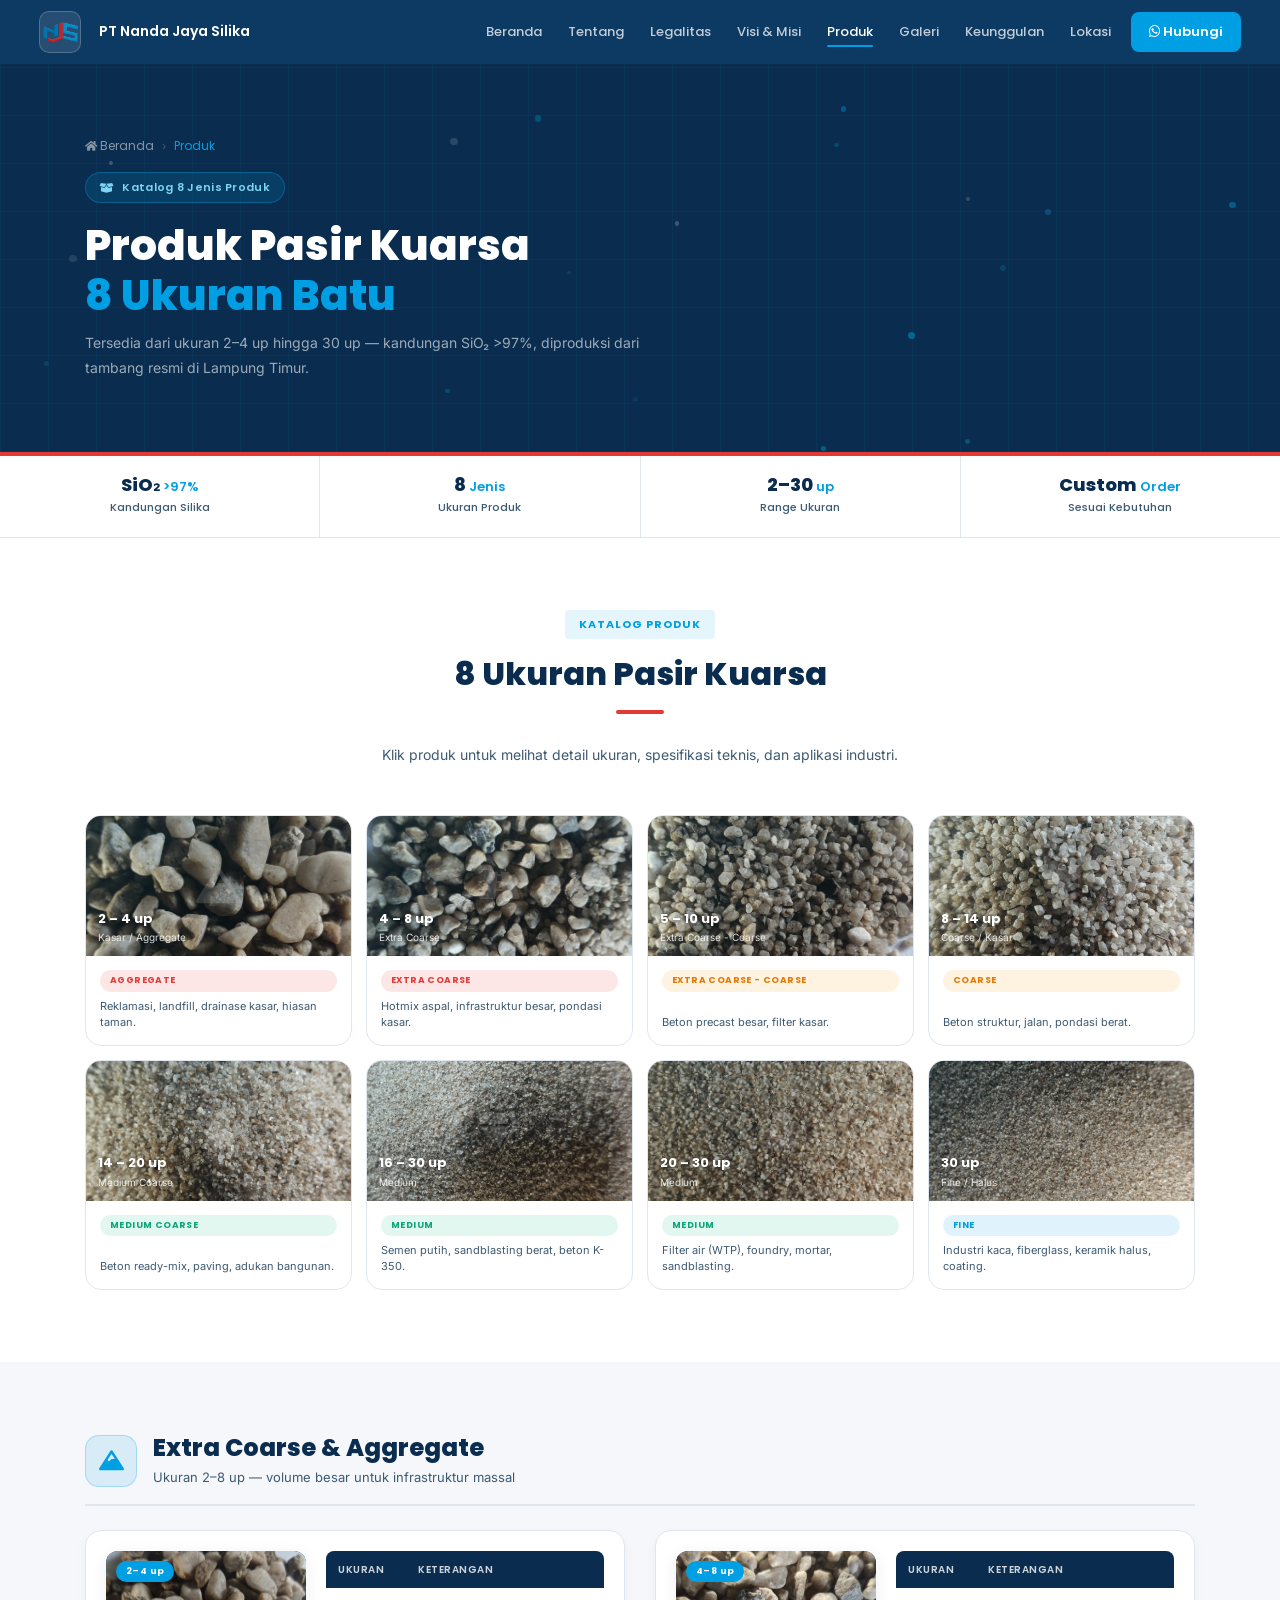
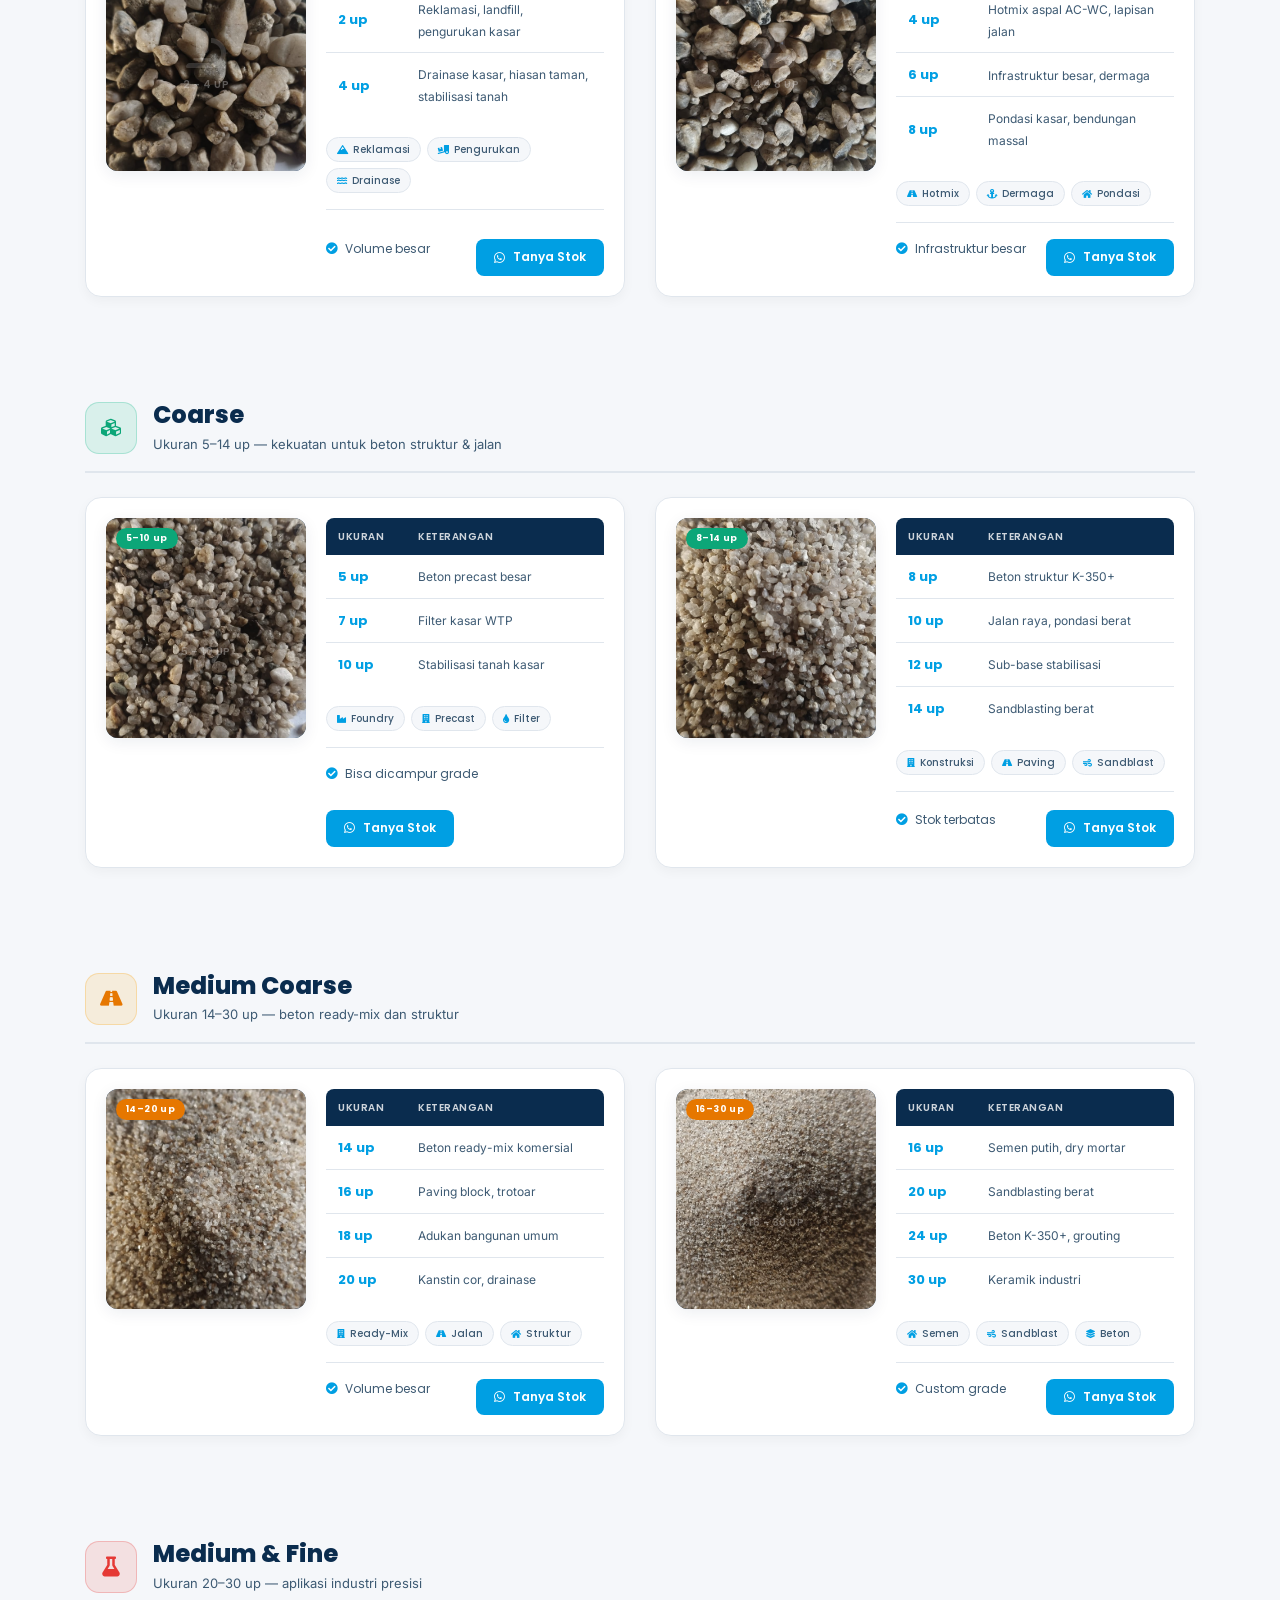
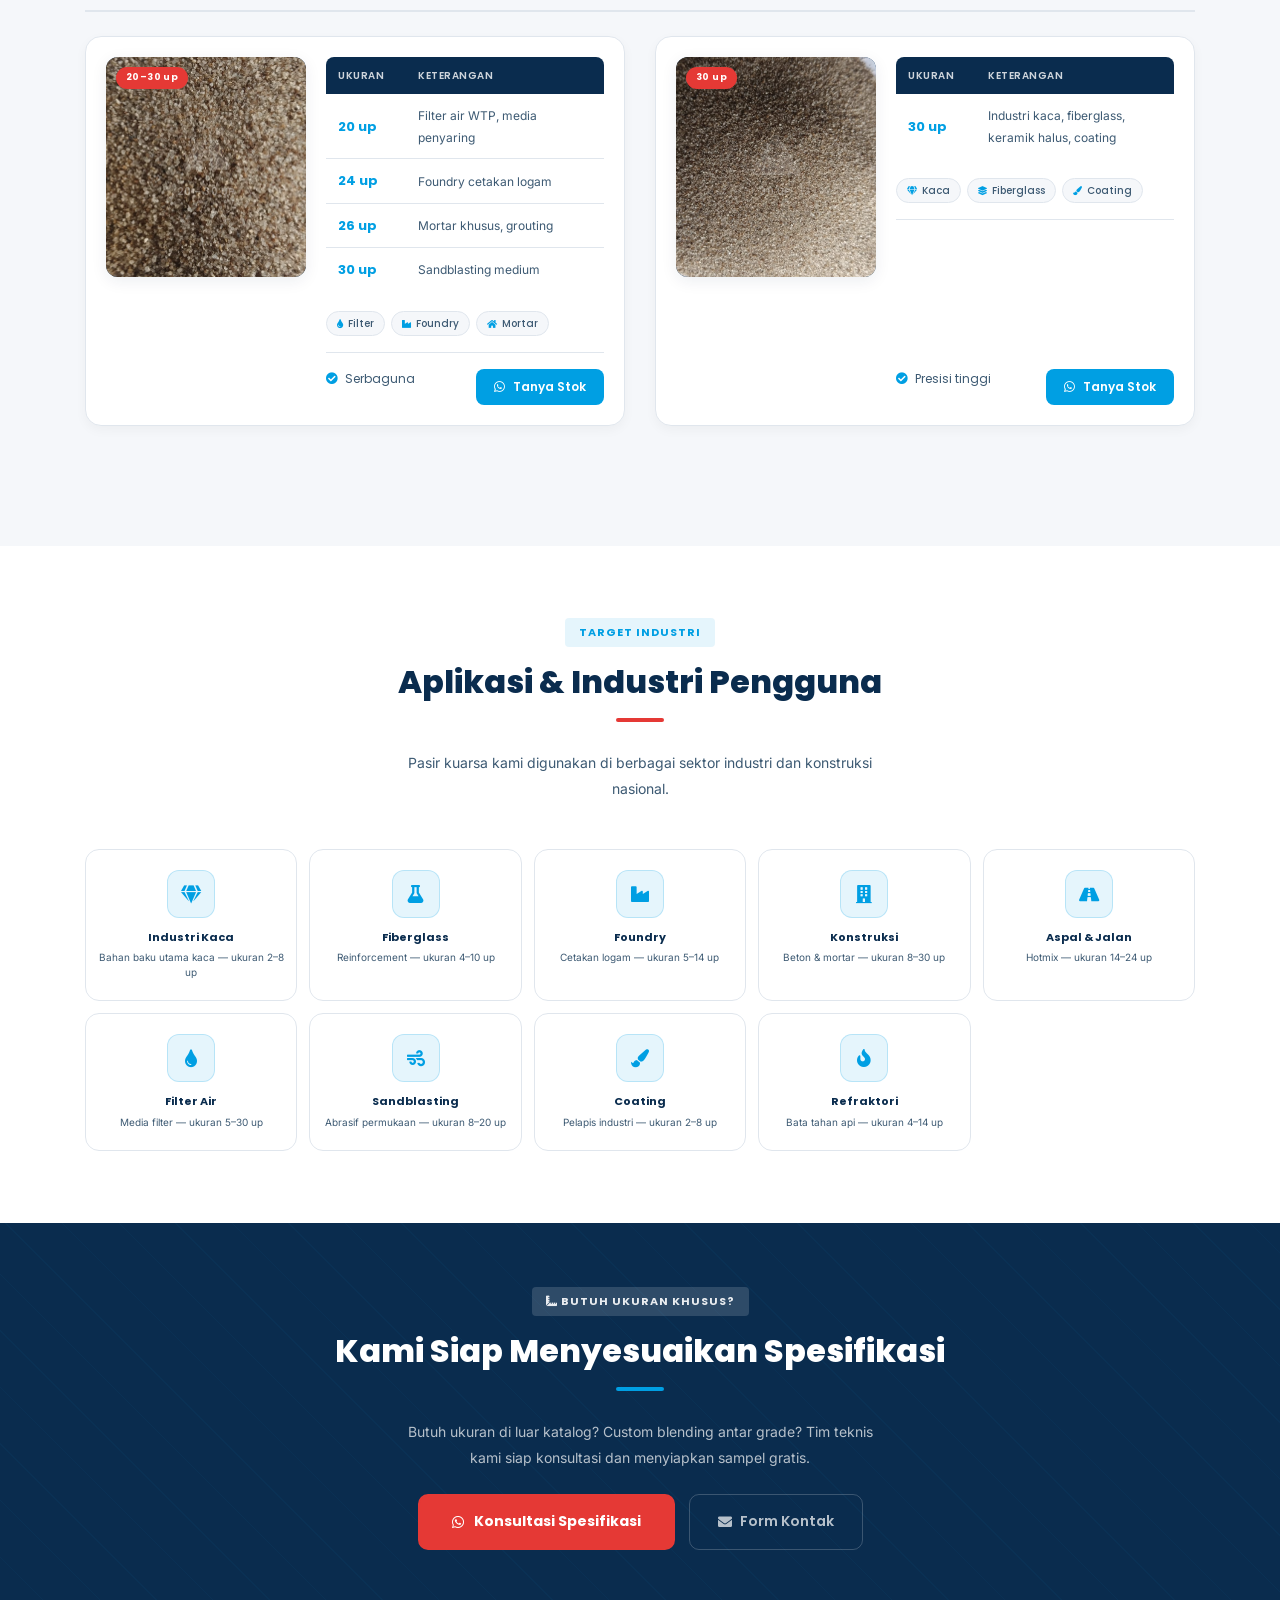
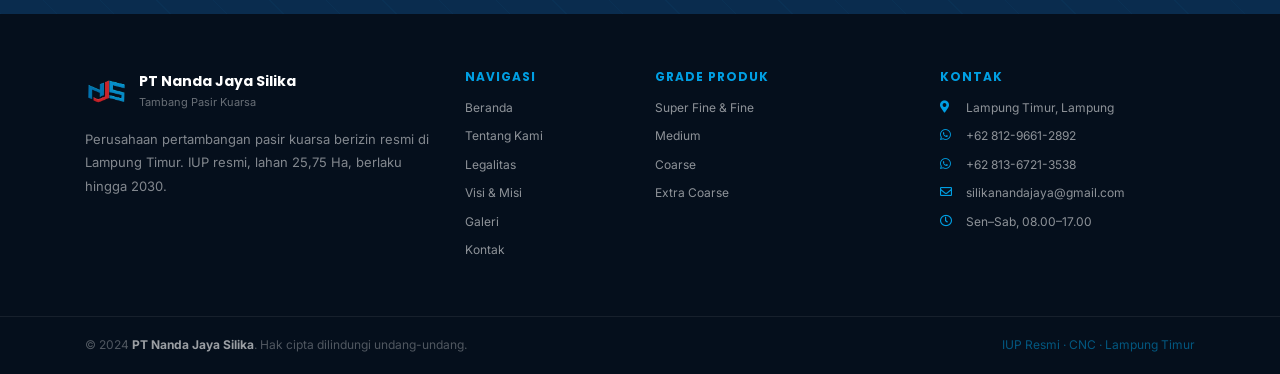
<file: produk.html>
<!DOCTYPE html>
<html lang="id">
<head>
    <meta charset="utf-8">
    <title>Produk Pasir Kuarsa – PT Nanda Jaya Silika</title>
    <meta name="viewport" content="width=device-width, initial-scale=1.0">
    <meta name="description" content="Katalog 8 jenis produk pasir kuarsa PT Nanda Jaya Silika — ukuran 2–30 up, spesifikasi lengkap.">
    <link rel="icon" href="img/logo PT Nanda Jaya Silika.jpeg" type="image/x-icon">
    <link href="https://fonts.googleapis.com/css2?family=Poppins:wght@300;400;500;600;700;800;900&family=Inter:wght@300;400;500&display=swap" rel="stylesheet">
    <link href="https://stackpath.bootstrapcdn.com/bootstrap/4.4.1/css/bootstrap.min.css" rel="stylesheet">
    <link href="https://cdnjs.cloudflare.com/ajax/libs/font-awesome/5.15.4/css/all.min.css" rel="stylesheet">
<style>
:root {
    --blue: #009FE3;
    --blue-dark: #0A2C4E;
    --blue-mid: #0D3A63;
    --red: #E53935;
    --red-dark: #C62828;
    --white: #FFF;
    --gray-light: #F5F7FA;
    --gray-mid: #E0E6ED;
    --gray-text: #3D5A73;
    --fh: 'Poppins', sans-serif;
    --fb: 'Inter', sans-serif;
    --tr: .3s ease;
    --ss: 0 4px 16px rgba(10,44,78,.08);
    --sm: 0 8px 32px rgba(10,44,78,.14);
    --sb: 0 6px 24px rgba(0,159,227,.25);
    --rc: 16px;
}
*, *::before, *::after { box-sizing: border-box; margin: 0; padding: 0; }
html { scroll-behavior: smooth; }
body { font-family: var(--fb); font-size: 15px; color: var(--blue-dark); background: var(--white); line-height: 1.7; overflow-x: hidden; }
h1,h2,h3,h4,h5,h6 { font-family: var(--fh); font-weight: 700; color: var(--blue-dark); }
a { text-decoration: none; color: inherit; }
img { max-width: 100%; display: block; }
.red-stripe { height: 4px; background: var(--red); }

@keyframes fadeUp { from { opacity: 0; transform: translateY(28px); } to { opacity: 1; transform: translateY(0); } }
@keyframes fadeRight { from { opacity: 0; transform: translateX(-32px); } to { opacity: 1; transform: translateX(0); } }
@keyframes floatParticle { 0%,100% { transform: translateY(0) scale(1); opacity: .6; } 50% { transform: translateY(-30px) scale(1.1); opacity: .9; } }
@keyframes waPulse { 0% { transform: scale(1); opacity: .6; } 100% { transform: scale(1.25); opacity: 0; } }
.anim-up, .anim-right { opacity: 0; }
.anim-up.visible { animation: fadeUp .7s ease forwards; }
.anim-right.visible { animation: fadeRight .7s ease forwards; }

.main-nav{background:var(--blue-mid);position:sticky;top:0;z-index:1000;transition:background var(--tr),box-shadow var(--tr)}
.main-nav.nav-scrolled{background:var(--blue-dark);box-shadow:0 4px 24px rgba(0,0,0,.25)}
.nav-inner{height:64px;padding:0 24px;display:flex;align-items:center;justify-content:space-between}
.nav-logo-compact{display:flex;align-items:center;gap:10px}
.nav-logo-container{width:42px;height:42px;display:flex;align-items:center;justify-content:center;background:rgba(255,255,255,.1);border-radius:10px;border:1px solid rgba(255,255,255,.2);overflow:hidden;flex-shrink:0}
.nav-logo-img{width:100%;height:100%;object-fit:contain}
.nav-brand-name{font-family:var(--fh);font-weight:600;font-size:14px;color:#fff;margin-left:8px}
.nav-menu{display:flex;align-items:center;gap:2px}
.nav-link-item{font-family:var(--fh);font-size:13px;font-weight:500;color:rgba(255,255,255,.75);padding:8px 12px;border-radius:6px;transition:color var(--tr);position:relative;white-space:nowrap}
.nav-link-item::after{content:'';position:absolute;bottom:4px;left:12px;right:12px;height:2px;background:var(--blue);border-radius:2px;transform:scaleX(0);transform-origin:left;transition:transform var(--tr)}
.nav-link-item:hover,.nav-link-item.active{color:#fff}
.nav-link-item:hover::after,.nav-link-item.active::after{transform:scaleX(1)}
.btn-nav-cta{font-family:var(--fh);font-size:13px;font-weight:600;color:#fff!important;background:var(--blue);padding:9px 18px;border-radius:8px;margin-left:6px;transition:background var(--tr);white-space:nowrap}
.btn-nav-cta:hover{background:var(--red);color:#fff!important}
.nav-toggler{display:flex;flex-direction:column;justify-content:center;gap:5px;width:40px;height:40px;background:transparent;border:none;cursor:pointer;padding:8px}
.nav-toggler span{display:block;width:100%;height:2px;background:#fff;border-radius:2px;transition:all var(--tr)}
.nav-toggler.open span:nth-child(1){transform:translateY(7px) rotate(45deg)}
.nav-toggler.open span:nth-child(2){opacity:0}
.nav-toggler.open span:nth-child(3){transform:translateY(-7px) rotate(-45deg)}
@media(max-width:991px){
  .nav-menu{position:fixed;top:64px;left:0;right:0;background:var(--blue-dark);flex-direction:column;align-items:stretch;padding:20px 24px 28px;gap:2px;transform:translateY(-110%);transition:transform .35s cubic-bezier(.4,0,.2,1);box-shadow:0 12px 40px rgba(0,0,0,.3);z-index:999;max-height:calc(100vh - 64px);overflow-y:auto}
  .nav-menu.is-open{transform:translateY(0)}
  .nav-link-item{padding:12px 16px;font-size:15px;color:rgba(255,255,255,.9);white-space:normal}
  .btn-nav-cta{margin:12px 0 0;text-align:center;padding:12px;font-size:15px;display:block}
  .nav-inner{padding:0 16px}
}

.page-hero { background: var(--blue-dark); padding: 72px 0 56px; position: relative; overflow: hidden; }
.page-hero::before { content: ''; position: absolute; inset: 0; background-image: repeating-linear-gradient(0deg, rgba(0,159,227,.06) 0, rgba(0,159,227,.06) 1px, transparent 0, transparent 48px), repeating-linear-gradient(90deg, rgba(0,159,227,.06) 0, rgba(0,159,227,.06) 1px, transparent 0, transparent 48px); }
.hero-particles { position: absolute; inset: 0; overflow: hidden; pointer-events: none; z-index: 1; }
.hero-particle { position: absolute; width: 6px; height: 6px; border-radius: 50%; background: var(--blue); opacity: 0; }
.page-hero-content { position: relative; z-index: 2; }
.breadcrumb-njs { display: flex; align-items: center; gap: 8px; margin-bottom: 16px; flex-wrap: wrap; }
.breadcrumb-njs a { font-family: var(--fh); font-size: 12px; color: rgba(255,255,255,.5); transition: color var(--tr); }
.breadcrumb-njs a:hover { color: var(--blue); }
.breadcrumb-njs span { color: rgba(255,255,255,.25); font-size: 11px; }
.breadcrumb-njs .current { font-family: var(--fh); font-size: 12px; color: var(--blue); }
.page-hero-title { font-family: var(--fh); font-size: clamp(24px, 4vw, 42px); font-weight: 800; color: #fff; margin-bottom: 8px; line-height: 1.2; }
.page-hero-title .accent { color: var(--blue); }
.page-hero-sub { font-size: 14px; color: rgba(255,255,255,.6); max-width: 580px; line-height: 1.8; }
.page-hero-badge { display: inline-flex; align-items: center; gap: 8px; background: rgba(0,159,227,.15); border: 1px solid rgba(0,159,227,.35); color: #7DD4F5; font-family: var(--fh); font-size: 11px; font-weight: 600; padding: 5px 14px; border-radius: 20px; margin-bottom: 18px; letter-spacing: .3px; }
@media (max-width: 767px) { .page-hero { padding: 48px 0 36px; } }

.specs-bar { background: #fff; border-bottom: 1px solid var(--gray-mid); padding: 0; }
.specs-bar-inner { display: flex; align-items: stretch; overflow-x: auto; }
.spec-item { flex: 1; min-width: 130px; padding: 20px 14px; text-align: center; border-right: 1px solid var(--gray-mid); transition: background var(--tr); }
.spec-item:last-child { border-right: none; }
.spec-item:hover { background: var(--gray-light); }
.spec-val { font-family: var(--fh); font-size: 18px; font-weight: 800; color: var(--blue-dark); line-height: 1; }
.spec-val span { color: var(--blue); font-size: 13px; font-weight: 600; }
.spec-label { font-size: 11px; color: var(--gray-text); margin-top: 4px; font-family: var(--fh); font-weight: 500; }
@media (max-width: 767px) { .specs-bar-inner { flex-wrap: wrap; } .spec-item { flex: 0 0 50%; border-bottom: 1px solid var(--gray-mid); } }

.sec { padding: 72px 0; }
.sec--gray { background: var(--gray-light); }
.sbadge { display: inline-block; background: rgba(0,159,227,.1); color: var(--blue); font-family: var(--fh); font-size: 11px; font-weight: 700; padding: 5px 14px; border-radius: 4px; letter-spacing: 1px; text-transform: uppercase; margin-bottom: 14px; }
.sbadge--light { background: rgba(255,255,255,.15); color: rgba(255,255,255,.9); }
.stitle { font-size: clamp(20px, 3.5vw, 32px); font-weight: 800; line-height: 1.3; margin-bottom: 4px; }
.stitle--white { color: #fff; }
.srule { width: 48px; height: 4px; background: var(--red); border-radius: 2px; margin: 16px 0 28px; }
.srule--center { margin-left: auto; margin-right: auto; }
.srule--blue { background: var(--blue); }
.stext { font-size: 14px; color: var(--gray-text); line-height: 1.8; }
.stext--light { color: rgba(255,255,255,.7); }
@media (max-width: 767px) { .sec { padding: 48px 0; } }

.prod-grid { display: grid; grid-template-columns: repeat(4, 1fr); gap: 14px; }
.prod-card { border-radius: var(--rc); overflow: hidden; border: 1px solid var(--gray-mid); background: #fff; transition: all .4s ease; cursor: pointer; position: relative; display: flex; flex-direction: column; height: 100%; }
.prod-card::before { content: ''; position: absolute; top: 0; left: 0; right: 0; height: 3px; background: var(--blue); transform: scaleX(0); transform-origin: left; transition: transform .4s ease; z-index: 2; }
.prod-card:hover { border-color: transparent; box-shadow: var(--sm); transform: translateY(-4px); }
.prod-card:hover::before { transform: scaleX(1); }
.prod-card-img { height: 140px; position: relative; display: flex; align-items: center; justify-content: center; overflow: hidden; flex-shrink: 0; }
.prod-card-img i { font-size: 36px; color: rgba(255,255,255,.15); position: relative; z-index: 1; transition: all .5s ease; }
.prod-card:hover .prod-card-img i { color: rgba(255,255,255,.25); transform: scale(1.1); }
.prod-card-img::after { content: ''; position: absolute; inset: 0; background: linear-gradient(135deg, rgba(0,159,227,.12) 0%, transparent 100%); }
.prod-card-label { position: absolute; bottom: 10px; left: 12px; right: 12px; z-index: 3; }
.prod-card-label h4 { font-family: var(--fh); font-size: 13px; font-weight: 700; color: #fff; margin: 0; line-height: 1.3; text-shadow: 0 2px 4px rgba(0,0,0,0.4); }
.prod-card-label .size-range { font-size: 10px; color: rgba(255,255,255,.85); margin-top: 2px; }
.prod-card-body { padding: 14px; flex-grow: 1; display: flex; flex-direction: column; justify-content: space-between; }
.prod-tag { display: inline-block; font-family: var(--fh); font-size: 9px; font-weight: 700; padding: 3px 10px; border-radius: 20px; letter-spacing: .4px; text-transform: uppercase; margin-bottom: 6px; }
.tag-fine { background: rgba(0,159,227,.12); color: var(--blue); }
.tag-med { background: rgba(18,184,134,.12); color: #0ca678; }
.tag-coarse { background: rgba(245,159,0,.12); color: #e67700; }
.tag-xcoarse { background: rgba(229,57,53,.12); color: var(--red); }
.prod-desc { font-size: 11px; color: var(--gray-text); line-height: 1.5; margin: 0; }
.pg-1 { background: url('img/2-4up.png') center/cover no-repeat; }
.pg-2 { background: url('img/4-8up.png') center/cover no-repeat; }
.pg-3 { background: url('img/5-10up.png') center/cover no-repeat; }
.pg-4 { background: url('img/8-14up.png') center/cover no-repeat; }
.pg-5 { background: url('img/14-20up.png') center/cover no-repeat; }
.pg-6 { background: url('img/16-30up.png') center/cover no-repeat; }
.pg-7 { background: url('img/20-30up.png') center/cover no-repeat; }
.pg-8 { background: url('img/30up.png') center/cover no-repeat; }
@media (max-width: 991px) { .prod-grid { grid-template-columns: repeat(2, 1fr); } }
@media (max-width: 575px) { .prod-grid { grid-template-columns: 1fr 1fr; gap: 10px; } .prod-card-img { height: 110px; } .prod-card-img i { font-size: 28px; } }

.prod-group { margin-bottom: 56px; }
.prod-group:last-child { margin-bottom: 0; }
.prod-group-head { display: flex; align-items: center; gap: 16px; margin-bottom: 24px; padding-bottom: 16px; border-bottom: 2px solid var(--gray-mid); }
.prod-group-icon { width: 52px; height: 52px; border-radius: 14px; display: flex; align-items: center; justify-content: center; font-size: 20px; flex-shrink: 0; }
.icon-g1 { background: rgba(0,159,227,.12); color: var(--blue); border: 1px solid rgba(0,159,227,.25); }
.icon-g2 { background: rgba(18,184,134,.12); color: #0ca678; border: 1px solid rgba(18,184,134,.25); }
.icon-g3 { background: rgba(245,159,0,.12); color: #e67700; border: 1px solid rgba(245,159,0,.25); }
.icon-g4 { background: rgba(229,57,53,.12); color: var(--red); border: 1px solid rgba(229,57,53,.25); }
.prod-group-head h3 { font-family: var(--fh); font-size: clamp(18px, 3vw, 24px); font-weight: 800; margin: 0; line-height: 1.2; }
.prod-group-head p { font-size: 13px; color: var(--gray-text); margin: 3px 0 0; }

.prod-group .row > [class*="col-"] {
    display: flex;
    flex-direction: column;
}

.prod-row {
    display: grid;
    grid-template-columns: 200px 1fr;
    gap: 20px;
    align-items: stretch;
    margin-bottom: 24px;
    background: #fff;
    border-radius: 16px;
    border: 1px solid var(--gray-mid);
    padding: 20px;
    box-shadow: 0 4px 12px rgba(0,0,0,.04);
    transition: box-shadow .3s;
    width: 100%;
    box-sizing: border-box;
    height: 100%;
}
.prod-row:hover { box-shadow: var(--sm); }

.prod-photo {
    border-radius: 12px;
    overflow: hidden;
    box-shadow: var(--ss);
    position: relative;
    background: var(--blue-dark);
    height: 220px;
    width: 100%;
    flex-shrink: 0;
}
.prod-photo-img {
    width: 100%;
    height: 100%;
    display: flex;
    flex-direction: column;
    align-items: center;
    justify-content: center;
    gap: 8px;
}
.prod-photo-img i { font-size: 40px; color: rgba(255,255,255,.15); }
.prod-photo-img span { font-family: var(--fh); font-size: 10px; font-weight: 600; color: rgba(255,255,255,.3); text-transform: uppercase; letter-spacing: .5px; text-align: center; padding: 0 12px; }

.prod-photo-badge { position: absolute; top: 10px; left: 10px; font-family: var(--fh); font-size: 9px; font-weight: 700; padding: 3px 10px; border-radius: 20px; letter-spacing: .4px; z-index: 3; }
.badge-fine { background: var(--blue); color: #fff; }
.badge-med { background: #0ca678; color: #fff; }
.badge-coarse { background: #e67700; color: #fff; }
.badge-xcoarse { background: var(--red); color: #fff; }

.ppi-1 { background: linear-gradient(135deg,#082840,#0E4A6E); }
.ppi-2 { background: linear-gradient(135deg,#0A3550,#156D8C); }
.ppi-3 { background: linear-gradient(135deg,#0A4A30,#1A8A55); }
.ppi-4 { background: linear-gradient(135deg,#0D4A2A,#22A85A); }
.ppi-5 { background: linear-gradient(135deg,#3A2A08,#C89A20); }
.ppi-6 { background: linear-gradient(135deg,#3A1A08,#B87A15); }
.ppi-7 { background: linear-gradient(135deg,#2C0A0A,#A03020); }
.ppi-8 { background: linear-gradient(135deg,#200808,#8B2020); }

.prod-info {
    min-width: 0;
    width: 100%;
    overflow: hidden;
    display: flex;
    flex-direction: column;
}

.size-tbl {
    width: 100%;
    border-collapse: collapse;
    margin-bottom: 12px;
    table-layout: fixed;
}
.size-tbl colgroup col:first-child { width: 80px; }
.size-tbl colgroup col:last-child  { width: auto; }
.size-tbl thead th {
    background: var(--blue-dark);
    color: rgba(255,255,255,.8);
    font-family: var(--fh);
    font-size: 10px;
    font-weight: 600;
    padding: 10px 12px;
    text-align: left;
    letter-spacing: .5px;
    text-transform: uppercase;
    white-space: nowrap;
    overflow: hidden;
}
.size-tbl thead th:first-child { border-radius: 8px 0 0 0; }
.size-tbl thead th:last-child  { border-radius: 0 8px 0 0; }
.size-tbl tbody tr { border-bottom: 1px solid var(--gray-mid); transition: background var(--tr); }
.size-tbl tbody tr:last-child { border-bottom: none; }
.size-tbl tbody tr:hover { background: rgba(0,159,227,.04); }
.size-tbl td { padding: 10px 12px; font-size: 13px; vertical-align: middle; word-wrap: break-word; overflow-wrap: break-word; }
.size-tbl td:first-child { white-space: nowrap; }
.mesh-bdg { display: inline-block; background: var(--blue-dark); color: #fff; font-family: var(--fh); font-size: 11px; font-weight: 700; padding: 3px 10px; border-radius: 6px; letter-spacing: .2px; }
.up-val { font-family: var(--fh); font-size: 13px; font-weight: 700; color: var(--blue); }
.func-text { font-size: 12px; color: var(--gray-text); line-height: 1.6; }

.chip-row { display: flex; flex-wrap: wrap; gap: 6px; margin-top: 8px; margin-bottom: 16px; padding-bottom: 16px; border-bottom: 1px solid var(--gray-mid); }
.chip { display: inline-flex; align-items: center; gap: 5px; background: var(--gray-light); border: 1px solid var(--gray-mid); color: var(--gray-text); font-family: var(--fh); font-size: 10px; font-weight: 500; padding: 3px 10px; border-radius: 20px; }
.chip i { font-size: 9px; color: var(--blue); }

.prod-cta { display: flex; align-items: center; justify-content: space-between; flex-wrap: wrap; gap: 10px; margin-top: auto; }
.prod-cta-note { font-size: 12px; color: var(--gray-text); font-family: var(--fh); }
.prod-cta-note i { color: var(--blue); margin-right: 4px; }
.btn-pwa { display: inline-flex; align-items: center; gap: 8px; background: var(--blue); color: #fff; font-family: var(--fh); font-weight: 600; font-size: 12px; padding: 8px 18px; border-radius: 8px; border: none; cursor: pointer; transition: all var(--tr); white-space: nowrap; }
.btn-pwa:hover { background: #0090D0; color: #fff; transform: translateY(-1px); }

@media (max-width: 991px) {
    .prod-row { grid-template-columns: 1fr; padding: 16px; gap: 14px; }
    .prod-photo { height: 180px; }
    .prod-group .row { margin-left: -8px; margin-right: -8px; }
    .prod-group .row > [class*="col-"] { padding-left: 8px; padding-right: 8px; }
}
@media (max-width: 767px) {
    .prod-row { padding: 12px; margin-bottom: 16px; }
    .prod-photo { height: 150px; }
    .size-tbl { table-layout: fixed; }
    .size-tbl colgroup col:first-child { width: 65px; }
    .size-tbl thead th, .size-tbl td { padding: 8px 8px; font-size: 11px; }
    .func-text { font-size: 11px; }
    .prod-group .row { margin-left: 0; margin-right: 0; }
    .prod-group .row > [class*="col-"] { padding-left: 0; padding-right: 0; }
}

.app-grid { display: grid; grid-template-columns: repeat(5, 1fr); gap: 12px; }
.app-card { background: #fff; border: 1px solid var(--gray-mid); border-radius: 14px; padding: 20px 12px; text-align: center; transition: all var(--tr); }
.app-card:hover { border-color: var(--blue); box-shadow: var(--ss); transform: translateY(-3px); }
.app-icon { width: 48px; height: 48px; border-radius: 12px; background: rgba(0,159,227,.1); border: 1px solid rgba(0,159,227,.2); display: flex; align-items: center; justify-content: center; font-size: 18px; color: var(--blue); margin: 0 auto 10px; }
.app-title { font-family: var(--fh); font-size: 11px; font-weight: 700; color: var(--blue-dark); margin-bottom: 4px; }
.app-desc { font-size: 10px; color: var(--gray-text); line-height: 1.5; }
@media (max-width: 991px) { .app-grid { grid-template-columns: repeat(3, 1fr); } }
@media (max-width: 575px) { .app-grid { grid-template-columns: repeat(2, 1fr); } }

.cta-section { background: var(--blue-dark); padding: 64px 0; position: relative; overflow: hidden; }
.cta-section::before { content: ''; position: absolute; inset: 0; background-image: repeating-linear-gradient(45deg, rgba(0,159,227,.04) 0, rgba(0,159,227,.04) 1px, transparent 0, transparent 40px); }
.btn-cta-main { display: inline-flex; align-items: center; gap: 10px; background: var(--red); color: #fff; font-family: var(--fh); font-weight: 700; font-size: 14px; padding: 14px 32px; border-radius: 10px; transition: all var(--tr); border: 2px solid var(--red); cursor: pointer; }
.btn-cta-main:hover { background: var(--red-dark); border-color: var(--red-dark); color: #fff; transform: translateY(-2px); box-shadow: 0 8px 28px rgba(229,57,53,.4); }
.btn-cta-outline { display: inline-flex; align-items: center; gap: 8px; background: 0 0; color: rgba(255,255,255,.7); font-family: var(--fh); font-weight: 600; font-size: 14px; padding: 13px 28px; border-radius: 10px; border: 1.5px solid rgba(255,255,255,.2); transition: all var(--tr); }
.btn-cta-outline:hover { border-color: #fff; background: rgba(255,255,255,.08); color: #fff; }

.site-footer { background: #050F1C; padding: 56px 0 0; color: rgba(255,255,255,.6); }
.footer-logo-img { width: 42px; height: 42px; object-fit: contain; flex-shrink: 0; }
.footer-brand-name { font-family: var(--fh); font-weight: 700; font-size: 14px; color: #fff; }
.footer-brand-tag { font-size: 11px; color: rgba(255,255,255,.4); }
.footer-about { font-size: 13px; line-height: 1.8; color: rgba(255,255,255,.5); margin-top: 4px; }
.footer-heading { font-family: var(--fh); font-size: 12px; font-weight: 700; color: var(--blue); text-transform: uppercase; letter-spacing: 1px; margin-bottom: 14px; }
.footer-links { list-style: none; padding: 0; display: flex; flex-direction: column; gap: 8px; }
.footer-links a, .footer-links li { font-size: 12px; color: rgba(255,255,255,.55); transition: color var(--tr); }
.footer-links a:hover { color: var(--blue); }
.footer-links--contact li { display: flex; align-items: flex-start; gap: 10px; }
.footer-links--contact i { color: var(--blue); width: 16px; flex-shrink: 0; margin-top: 3px; }
.footer-bottom { margin-top: 40px; padding: 18px 0; border-top: 1px solid rgba(255,255,255,.07); }
.footer-bottom p { margin: 0; font-size: 12px; color: rgba(255,255,255,.3); }
.footer-bottom strong { color: rgba(255,255,255,.6); }
.footer-bottom-right { color: rgba(0,159,227,.5) !important; }

.wa-float { position: fixed; left: 24px; bottom: 32px; z-index: 9998; display: flex; align-items: center; opacity: 0; pointer-events: none; transform: translateY(16px); transition: opacity .4s ease, transform .4s ease; }
.wa-float.visible { opacity: 1; pointer-events: auto; transform: translateY(0); }
.wa-float-icon { width: 54px; height: 54px; border-radius: 16px; background: #25D366; color: #fff; display: flex; align-items: center; justify-content: center; font-size: 26px; flex-shrink: 0; box-shadow: 0 4px 20px rgba(37,211,102,.45); border: 2px solid rgba(255,255,255,.2); position: relative; z-index: 2; transition: transform .3s, box-shadow .3s, background .3s; }
.wa-float-icon::before { content: ''; position: absolute; inset: -4px; border-radius: 20px; border: 2px solid rgba(37,211,102,.4); animation: waPulse 2s ease-out infinite; }
.wa-float-tooltip { background: var(--blue-dark); color: #fff; font-family: var(--fh); font-size: 12px; font-weight: 600; padding: 8px 14px; border-radius: 0 10px 10px 0; white-space: nowrap; opacity: 0; transform: translateX(-10px); pointer-events: none; transition: opacity .25s, transform .25s; border: 1px solid rgba(255,255,255,.08); border-left: none; box-shadow: 2px 4px 16px rgba(0,0,0,.2); margin-left: -2px; position: relative; z-index: 1; }
.wa-float:hover .wa-float-icon { transform: scale(1.06); background: #20BD5A; box-shadow: 0 6px 28px rgba(37,211,102,.6); }
.wa-float:hover .wa-float-tooltip { opacity: 1; transform: translateX(0); }
.back-to-top { position: fixed; right: 24px; bottom: 32px; z-index: 9999; width: 46px; height: 46px; border-radius: 12px; background: var(--blue); color: #fff; display: flex; align-items: center; justify-content: center; font-size: 16px; opacity: 0; pointer-events: none; transition: all var(--tr); box-shadow: 0 4px 16px rgba(0,159,227,.4); }
.back-to-top.visible { opacity: 1; pointer-events: auto; }
.back-to-top:hover { background: var(--red); color: #fff; transform: translateY(-3px); }
@media (max-width: 767px) {
    .wa-float { left: 16px; bottom: 24px; }
    .wa-float-icon { width: 48px; height: 48px; font-size: 22px; }
    .wa-float-tooltip { font-size: 12px; padding: 7px 12px; }
    .back-to-top { right: 16px; bottom: 24px; }
    .footer-bottom .d-flex { flex-direction: column; text-align: center; gap: 6px; }
}

/* ===== WA POPUP ===== */
.wa-popup-overlay{position:fixed;inset:0;background:rgba(5,15,28,.55);z-index:10000;display:flex;align-items:center;justify-content:center;padding:20px;opacity:0;pointer-events:none;transition:opacity .3s ease;backdrop-filter:blur(6px);-webkit-backdrop-filter:blur(6px)}
.wa-popup-overlay.is-open{opacity:1;pointer-events:auto}
.wa-popup-card{background:#fff;border-radius:20px;width:100%;max-width:380px;overflow:hidden;box-shadow:0 24px 64px rgba(0,0,0,.35);transform:scale(.88) translateY(24px);transition:transform .35s cubic-bezier(.22,.61,.36,1);position:relative}
.wa-popup-overlay.is-open .wa-popup-card{transform:scale(1) translateY(0)}
.wa-popup-close{position:absolute;top:14px;right:14px;width:32px;height:32px;border-radius:50%;background:rgba(255,255,255,.15);border:none;color:rgba(255,255,255,.8);font-size:14px;cursor:pointer;display:flex;align-items:center;justify-content:center;transition:all var(--tr);z-index:2;backdrop-filter:blur(4px)}
.wa-popup-close:hover{background:rgba(255,255,255,.3);color:#fff}
.wa-popup-header{background:linear-gradient(135deg,#075E54 0%,#128C7E 100%);padding:30px 24px 24px;text-align:center;position:relative}
.wa-popup-header::after{content:'';position:absolute;bottom:-12px;left:50%;transform:translateX(-50%);width:24px;height:12px;background:#fff;clip-path:polygon(0 0,100% 0,50% 100%)}
.wa-popup-header-icon{width:56px;height:56px;border-radius:50%;background:rgba(37,211,102,.2);border:2px solid rgba(37,211,102,.4);display:flex;align-items:center;justify-content:center;margin:0 auto 12px;font-size:28px;color:#25D366;filter:drop-shadow(0 4px 12px rgba(37,211,102,.35))}
.wa-popup-header h4{font-family:var(--fh);font-size:18px;font-weight:800;color:#fff;margin:0 0 4px}
.wa-popup-header p{font-size:13px;color:rgba(255,255,255,.65);margin:0;line-height:1.5}
.wa-popup-options{padding:20px 16px 16px}
.wa-popup-option{display:flex;align-items:center;gap:14px;padding:16px 18px;border-radius:14px;background:#fff;border:1.5px solid var(--gray-mid);transition:all var(--tr);margin-bottom:10px;color:inherit;text-decoration:none;cursor:pointer;position:relative;overflow:hidden}
.wa-popup-option:last-child{margin-bottom:0}
.wa-popup-option:hover{border-color:#25D366;transform:translateX(4px);box-shadow:0 4px 20px rgba(37,211,102,.18)}
.wa-popup-option-icon{width:46px;height:46px;border-radius:12px;background:rgba(37,211,102,.1);border:1px solid rgba(37,211,102,.2);display:flex;align-items:center;justify-content:center;font-size:22px;color:#25D366;flex-shrink:0}
.wa-popup-option-info{flex:1;display:flex;flex-direction:column;gap:2px}
.wa-popup-option-label{font-family:var(--fh);font-size:14px;font-weight:700;color:var(--blue-dark)}
.wa-popup-option-number{font-size:13px;color:var(--gray-text);font-family:var(--fb)}
.wa-popup-option-arrow{color:var(--gray-mid);font-size:12px;transition:color var(--tr),transform var(--tr)}
.wa-popup-option:hover .wa-popup-option-arrow{color:#25D366;transform:translateX(3px)}
.wa-popup-footer{text-align:center;padding:0 16px 16px;font-size:11px;color:var(--gray-text);font-family:var(--fh)}
@media(max-width:767px){.wa-popup-card{max-width:340px}}
</style>
</head>
<body>

<!-- NAVBAR -->
<nav class="main-nav" id="mainNav">
    <div class="container-fluid">
        <div class="nav-inner d-flex align-items-center justify-content-between">
            <a class="nav-logo-compact d-flex align-items-center" href="index.html">
                <div class="nav-logo-container"><img src="img/pt-njs.png" alt="PT Nanda Jaya Silika" class="nav-logo-img"></div>
                <span class="nav-brand-name d-none d-lg-inline">PT Nanda Jaya Silika</span>
            </a>
            <button class="nav-toggler d-lg-none" id="navToggler" aria-label="Toggle navigation"><span></span><span></span><span></span></button>
            <div class="nav-menu" id="navMenu">
                <a href="index.html" class="nav-link-item">Beranda</a>
                <a href="tentang.html" class="nav-link-item">Tentang</a>
                <a href="legalitas.html" class="nav-link-item">Legalitas</a>
                <a href="visi.html" class="nav-link-item">Visi &amp; Misi</a>
                <a href="produk.html" class="nav-link-item active">Produk</a>
                <a href="galeri.html" class="nav-link-item">Galeri</a>
                <a href="keunggulan.html" class="nav-link-item">Keunggulan</a>
                <a href="lokasi.html" class="nav-link-item">Lokasi</a>
                <a href="kontak.html" class="btn-nav-cta"><i class="fab fa-whatsapp"></i> Hubungi</a>
            </div>
        </div>
    </div>
</nav>

<!-- PAGE HERO -->
<section class="page-hero">
    <div class="hero-particles" id="heroParticles"></div>
    <div class="container"><div class="page-hero-content">
        <div class="breadcrumb-njs anim-up"><a href="index.html"><i class="fas fa-home" style="font-size:11px"></i> Beranda</a><span>›</span><span class="current">Produk</span></div>
        <div class="page-hero-badge anim-up" style="animation-delay:.05s"><i class="fas fa-box-open"></i> Katalog 8 Jenis Produk</div>
        <h1 class="page-hero-title anim-up" style="animation-delay:.1s">Produk Pasir Kuarsa<br><span class="accent">8 Ukuran Batu</span></h1>
        <p class="page-hero-sub anim-up" style="animation-delay:.15s">Tersedia dari ukuran 2–4 up hingga 30 up — kandungan SiO₂ &gt;97%, diproduksi dari tambang resmi di Lampung Timur.</p>
    </div></div>
</section>
<div class="red-stripe"></div>

<!-- SPECS BAR -->
<div class="specs-bar">
    <div class="specs-bar-inner">
        <div class="spec-item"><div class="spec-val">SiO₂ <span>&gt;97%</span></div><div class="spec-label">Kandungan Silika</div></div>
        <div class="spec-item"><div class="spec-val">8 <span>Jenis</span></div><div class="spec-label">Ukuran Produk</div></div>
        <div class="spec-item"><div class="spec-val">2–30 <span>up</span></div><div class="spec-label">Range Ukuran</div></div>
        <div class="spec-item"><div class="spec-val">Custom <span>Order</span></div><div class="spec-label">Sesuai Kebutuhan</div></div>
    </div>
</div>

<!-- PRODUCT OVERVIEW -->
<section class="sec" id="katalog">
    <div class="container">
        <div class="text-center mb-5 anim-up">
            <div class="sbadge">Katalog Produk</div>
            <h2 class="stitle">8 Ukuran Pasir Kuarsa</h2>
            <div class="srule srule--center"></div>
            <p class="stext mx-auto" style="max-width:540px">Klik produk untuk melihat detail ukuran, spesifikasi teknis, dan aplikasi industri.</p>
        </div>
        <div class="prod-grid anim-up" id="prodGrid">
            <div class="prod-card" onclick="document.getElementById('g1').scrollIntoView({behavior:'smooth',block:'start'})">
                <div class="prod-card-img pg-1"><i class="fas fa-mountain"></i><div class="prod-card-label"><h4>2 – 4 up</h4><div class="size-range">Kasar / Aggregate</div></div></div>
                <div class="prod-card-body"><span class="prod-tag tag-xcoarse">Aggregate</span><p class="prod-desc">Reklamasi, landfill, drainase kasar, hiasan taman.</p></div>
            </div>
            <div class="prod-card" onclick="document.getElementById('g1').scrollIntoView({behavior:'smooth',block:'start'})">
                <div class="prod-card-img pg-2"><i class="fas fa-road"></i><div class="prod-card-label"><h4>4 – 8 up</h4><div class="size-range">Extra Coarse</div></div></div>
                <div class="prod-card-body"><span class="prod-tag tag-xcoarse">Extra Coarse</span><p class="prod-desc">Hotmix aspal, infrastruktur besar, pondasi kasar.</p></div>
            </div>
            <div class="prod-card" onclick="document.getElementById('g2').scrollIntoView({behavior:'smooth',block:'start'})">
                <div class="prod-card-img pg-3"><i class="fas fa-cubes"></i><div class="prod-card-label"><h4>5 – 10 up</h4><div class="size-range">Extra Coarse - Coarse</div></div></div>
                <div class="prod-card-body"><span class="prod-tag tag-coarse">Extra Coarse - Coarse</span><p class="prod-desc">Beton precast besar, filter kasar.</p></div>
            </div>
            <div class="prod-card" onclick="document.getElementById('g2').scrollIntoView({behavior:'smooth',block:'start'})">
                <div class="prod-card-img pg-4"><i class="fas fa-layer-group"></i><div class="prod-card-label"><h4>8 – 14 up</h4><div class="size-range">Coarse / Kasar</div></div></div>
                <div class="prod-card-body"><span class="prod-tag tag-coarse">Coarse</span><p class="prod-desc">Beton struktur, jalan, pondasi berat.</p></div>
            </div>
            <div class="prod-card" onclick="document.getElementById('g3').scrollIntoView({behavior:'smooth',block:'start'})">
                <div class="prod-card-img pg-5"><i class="fas fa-tint"></i><div class="prod-card-label"><h4>14 – 20 up</h4><div class="size-range">Medium Coarse</div></div></div>
                <div class="prod-card-body"><span class="prod-tag tag-med">Medium Coarse</span><p class="prod-desc">Beton ready-mix, paving, adukan bangunan.</p></div>
            </div>
            <div class="prod-card" onclick="document.getElementById('g3').scrollIntoView({behavior:'smooth',block:'start'})">
                <div class="prod-card-img pg-6"><i class="fas fa-gem"></i><div class="prod-card-label"><h4>16 – 30 up</h4><div class="size-range">Medium</div></div></div>
                <div class="prod-card-body"><span class="prod-tag tag-med">Medium</span><p class="prod-desc">Semen putih, sandblasting berat, beton K-350.</p></div>
            </div>
            <div class="prod-card" onclick="document.getElementById('g4').scrollIntoView({behavior:'smooth',block:'start'})">
                <div class="prod-card-img pg-7"><i class="fas fa-flask"></i><div class="prod-card-label"><h4>20 – 30 up</h4><div class="size-range">Medium</div></div></div>
                <div class="prod-card-body"><span class="prod-tag tag-med">Medium</span><p class="prod-desc">Filter air (WTP), foundry, mortar, sandblasting.</p></div>
            </div>
            <div class="prod-card" onclick="document.getElementById('g4').scrollIntoView({behavior:'smooth',block:'start'})">
                <div class="prod-card-img pg-8"><i class="fas fa-microscope"></i><div class="prod-card-label"><h4>30 up</h4><div class="size-range">Fine / Halus</div></div></div>
                <div class="prod-card-body"><span class="prod-tag tag-fine">Fine</span><p class="prod-desc">Industri kaca, fiberglass, keramik halus, coating.</p></div>
            </div>
        </div>
    </div>
</section>

<!-- DETAIL GROUPS -->
<section class="sec sec--gray">
    <div class="container">

        <!-- GROUP 1 -->
        <div class="prod-group anim-up" id="g1">
            <div class="prod-group-head">
                <div class="prod-group-icon icon-g1"><i class="fas fa-mountain"></i></div>
                <div><h3>Extra Coarse &amp; Aggregate</h3><p>Ukuran 2–8 up — volume besar untuk infrastruktur massal</p></div>
            </div>
            <div class="row">
                <div class="col-lg-6 mb-4 anim-right">
                    <div class="prod-row">
                        <div class="prod-photo">
                            <span class="prod-photo-badge badge-fine">2–4 up</span>
                            <div class="prod-photo-img" style="background: url('img/2-4up.png') center/cover no-repeat;"><i class="fas fa-microscope"></i><span>2 – 4 up</span></div>
                        </div>
                        <div class="prod-info">
                            <table class="size-tbl">
                                <colgroup><col><col></colgroup>
                                <thead><tr><th>Ukuran</th><th>Keterangan</th></tr></thead>
                                <tbody>
                                    <tr><td><span class="up-val">2 up</span></td><td><span class="func-text">Reklamasi, landfill, pengurukan kasar</span></td></tr>
                                    <tr><td><span class="up-val">4 up</span></td><td><span class="func-text">Drainase kasar, hiasan taman, stabilisasi tanah</span></td></tr>
                                </tbody>
                            </table>
                            <div class="chip-row">
                                <span class="chip"><i class="fas fa-mountain"></i> Reklamasi</span>
                                <span class="chip"><i class="fas fa-truck-loading"></i> Pengurukan</span>
                                <span class="chip"><i class="fas fa-water"></i> Drainase</span>
                            </div>
                            <div class="prod-cta">
                                <p class="prod-cta-note"><i class="fas fa-check-circle"></i> Volume besar</p>
                                <a href="#" data-wa-trigger data-wa-msg="Halo PT Nanda Jaya Silika, saya ingin bertanya stok dan harga produk pasir kuarsa ukuran 2-4 up. Mohon informasi lebih lanjut." class="btn-pwa"><i class="fab fa-whatsapp"></i> Tanya Stok</a>
                            </div>
                        </div>
                    </div>
                </div>
                <div class="col-lg-6 mb-4 anim-right" style="animation-delay:.1s">
                    <div class="prod-row">
                        <div class="prod-photo">
                            <span class="prod-photo-badge badge-fine">4–8 up</span>
                            <div class="prod-photo-img" style="background: url('img/4-8up.png') center/cover no-repeat;"><i class="fas fa-flask"></i><span>4 – 8 up</span></div>
                        </div>
                        <div class="prod-info">
                            <table class="size-tbl">
                                <colgroup><col><col></colgroup>
                                <thead><tr><th>Ukuran</th><th>Keterangan</th></tr></thead>
                                <tbody>
                                    <tr><td><span class="up-val">4 up</span></td><td><span class="func-text">Hotmix aspal AC-WC, lapisan jalan</span></td></tr>
                                    <tr><td><span class="up-val">6 up</span></td><td><span class="func-text">Infrastruktur besar, dermaga</span></td></tr>
                                    <tr><td><span class="up-val">8 up</span></td><td><span class="func-text">Pondasi kasar, bendungan massal</span></td></tr>
                                </tbody>
                            </table>
                            <div class="chip-row">
                                <span class="chip"><i class="fas fa-road"></i> Hotmix</span>
                                <span class="chip"><i class="fas fa-anchor"></i> Dermaga</span>
                                <span class="chip"><i class="fas fa-home"></i> Pondasi</span>
                            </div>
                            <div class="prod-cta">
                                <p class="prod-cta-note"><i class="fas fa-check-circle"></i> Infrastruktur besar</p>
                                <a href="#" data-wa-trigger data-wa-msg="Halo PT Nanda Jaya Silika, saya ingin bertanya stok dan harga produk pasir kuarsa ukuran 4-8 up. Mohon informasi lebih lanjut." class="btn-pwa"><i class="fab fa-whatsapp"></i> Tanya Stok</a>
                            </div>
                        </div>
                    </div>
                </div>
            </div>
        </div>

        <!-- GROUP 2 -->
        <div class="prod-group anim-up" id="g2">
            <div class="prod-group-head">
                <div class="prod-group-icon icon-g2"><i class="fas fa-cubes"></i></div>
                <div><h3>Coarse</h3><p>Ukuran 5–14 up — kekuatan untuk beton struktur &amp; jalan</p></div>
            </div>
            <div class="row">
                <div class="col-lg-6 mb-4 anim-right">
                    <div class="prod-row">
                        <div class="prod-photo">
                            <span class="prod-photo-badge badge-med">5–10 up</span>
                            <div class="prod-photo-img" style="background: url('img/5-10up.png') center/cover no-repeat;"><i class="fas fa-gem"></i><span>5 – 10 up</span></div>
                        </div>
                        <div class="prod-info">
                            <table class="size-tbl">
                                <colgroup><col><col></colgroup>
                                <thead><tr><th>Ukuran</th><th>Keterangan</th></tr></thead>
                                <tbody>
                                    <tr><td><span class="up-val">5 up</span></td><td><span class="func-text">Beton precast besar</span></td></tr>
                                    <tr><td><span class="up-val">7 up</span></td><td><span class="func-text">Filter kasar WTP</span></td></tr>
                                    <tr><td><span class="up-val">10 up</span></td><td><span class="func-text">Stabilisasi tanah kasar</span></td></tr>
                                </tbody>
                            </table>
                            <div class="chip-row">
                                <span class="chip"><i class="fas fa-industry"></i> Foundry</span>
                                <span class="chip"><i class="fas fa-building"></i> Precast</span>
                                <span class="chip"><i class="fas fa-tint"></i> Filter</span>
                            </div>
                            <div class="prod-cta">
                                <p class="prod-cta-note"><i class="fas fa-check-circle"></i> Bisa dicampur grade</p>
                                <a href="#" data-wa-trigger data-wa-msg="Halo PT Nanda Jaya Silika, saya ingin bertanya stok dan harga produk pasir kuarsa ukuran 5-10 up. Mohon informasi lebih lanjut." class="btn-pwa"><i class="fab fa-whatsapp"></i> Tanya Stok</a>
                            </div>
                        </div>
                    </div>
                </div>
                <div class="col-lg-6 mb-4 anim-right" style="animation-delay:.1s">
                    <div class="prod-row">
                        <div class="prod-photo">
                            <span class="prod-photo-badge badge-med">8–14 up</span>
                            <div class="prod-photo-img" style="background: url('img/8-14up.png') center/cover no-repeat;"><i class="fas fa-tint"></i><span>8 – 14 up</span></div>
                        </div>
                        <div class="prod-info">
                            <table class="size-tbl">
                                <colgroup><col><col></colgroup>
                                <thead><tr><th>Ukuran</th><th>Keterangan</th></tr></thead>
                                <tbody>
                                    <tr><td><span class="up-val">8 up</span></td><td><span class="func-text">Beton struktur K-350+</span></td></tr>
                                    <tr><td><span class="up-val">10 up</span></td><td><span class="func-text">Jalan raya, pondasi berat</span></td></tr>
                                    <tr><td><span class="up-val">12 up</span></td><td><span class="func-text">Sub-base stabilisasi</span></td></tr>
                                    <tr><td><span class="up-val">14 up</span></td><td><span class="func-text">Sandblasting berat</span></td></tr>
                                </tbody>
                            </table>
                            <div class="chip-row">
                                <span class="chip"><i class="fas fa-building"></i> Konstruksi</span>
                                <span class="chip"><i class="fas fa-road"></i> Paving</span>
                                <span class="chip"><i class="fas fa-wind"></i> Sandblast</span>
                            </div>
                            <div class="prod-cta">
                                <p class="prod-cta-note"><i class="fas fa-check-circle"></i> Stok terbatas</p>
                                <a href="#" data-wa-trigger data-wa-msg="Halo PT Nanda Jaya Silika, saya ingin bertanya stok dan harga produk pasir kuarsa ukuran 8-14 up. Mohon informasi lebih lanjut." class="btn-pwa"><i class="fab fa-whatsapp"></i> Tanya Stok</a>
                            </div>
                        </div>
                    </div>
                </div>
            </div>
        </div>

        <!-- GROUP 3 -->
        <div class="prod-group anim-up" id="g3">
            <div class="prod-group-head">
                <div class="prod-group-icon icon-g3"><i class="fas fa-road"></i></div>
                <div><h3>Medium Coarse</h3><p>Ukuran 14–30 up — beton ready-mix dan struktur</p></div>
            </div>
            <div class="row">
                <div class="col-lg-6 mb-4 anim-right">
                    <div class="prod-row">
                        <div class="prod-photo">
                            <span class="prod-photo-badge badge-coarse">14–20 up</span>
                            <div class="prod-photo-img" style="background: url('img/14-20up.png') center/cover no-repeat;"><i class="fas fa-layer-group"></i><span>14 – 20 up</span></div>
                        </div>
                        <div class="prod-info">
                            <table class="size-tbl">
                                <colgroup><col><col></colgroup>
                                <thead><tr><th>Ukuran</th><th>Keterangan</th></tr></thead>
                                <tbody>
                                    <tr><td><span class="up-val">14 up</span></td><td><span class="func-text">Beton ready-mix komersial</span></td></tr>
                                    <tr><td><span class="up-val">16 up</span></td><td><span class="func-text">Paving block, trotoar</span></td></tr>
                                    <tr><td><span class="up-val">18 up</span></td><td><span class="func-text">Adukan bangunan umum</span></td></tr>
                                    <tr><td><span class="up-val">20 up</span></td><td><span class="func-text">Kanstin cor, drainase</span></td></tr>
                                </tbody>
                            </table>
                            <div class="chip-row">
                                <span class="chip"><i class="fas fa-building"></i> Ready-Mix</span>
                                <span class="chip"><i class="fas fa-road"></i> Jalan</span>
                                <span class="chip"><i class="fas fa-home"></i> Struktur</span>
                            </div>
                            <div class="prod-cta">
                                <p class="prod-cta-note"><i class="fas fa-check-circle"></i> Volume besar</p>
                                <a href="#" data-wa-trigger data-wa-msg="Halo PT Nanda Jaya Silika, saya ingin bertanya stok dan harga produk pasir kuarsa ukuran 14-20 up. Mohon informasi lebih lanjut." class="btn-pwa"><i class="fab fa-whatsapp"></i> Tanya Stok</a>
                            </div>
                        </div>
                    </div>
                </div>
                <div class="col-lg-6 mb-4 anim-right" style="animation-delay:.1s">
                    <div class="prod-row">
                        <div class="prod-photo">
                            <span class="prod-photo-badge badge-coarse">16–30 up</span>
                            <div class="prod-photo-img" style="background: url('img/16-30up.png') center/cover no-repeat;"><i class="fas fa-cubes"></i><span>16 – 30 up</span></div>
                        </div>
                        <div class="prod-info">
                            <table class="size-tbl">
                                <colgroup><col><col></colgroup>
                                <thead><tr><th>Ukuran</th><th>Keterangan</th></tr></thead>
                                <tbody>
                                    <tr><td><span class="up-val">16 up</span></td><td><span class="func-text">Semen putih, dry mortar</span></td></tr>
                                    <tr><td><span class="up-val">20 up</span></td><td><span class="func-text">Sandblasting berat</span></td></tr>
                                    <tr><td><span class="up-val">24 up</span></td><td><span class="func-text">Beton K-350+, grouting</span></td></tr>
                                    <tr><td><span class="up-val">30 up</span></td><td><span class="func-text">Keramik industri</span></td></tr>
                                </tbody>
                            </table>
                            <div class="chip-row">
                                <span class="chip"><i class="fas fa-home"></i> Semen</span>
                                <span class="chip"><i class="fas fa-wind"></i> Sandblast</span>
                                <span class="chip"><i class="fas fa-layer-group"></i> Beton</span>
                            </div>
                            <div class="prod-cta">
                                <p class="prod-cta-note"><i class="fas fa-check-circle"></i> Custom grade</p>
                                <a href="#" data-wa-trigger data-wa-msg="Halo PT Nanda Jaya Silika, saya ingin bertanya stok dan harga produk pasir kuarsa ukuran 16-30 up. Mohon informasi lebih lanjut." class="btn-pwa"><i class="fab fa-whatsapp"></i> Tanya Stok</a>
                            </div>
                        </div>
                    </div>
                </div>
            </div>
        </div>

        <!-- GROUP 4 -->
        <div class="prod-group anim-up" id="g4">
            <div class="prod-group-head">
                <div class="prod-group-icon icon-g4"><i class="fas fa-flask"></i></div>
                <div><h3>Medium &amp; Fine</h3><p>Ukuran 20–30 up — aplikasi industri presisi</p></div>
            </div>
            <div class="row">
                <div class="col-lg-6 mb-4 anim-right">
                    <div class="prod-row">
                        <div class="prod-photo">
                            <span class="prod-photo-badge badge-xcoarse">20–30 up</span>
                            <div class="prod-photo-img" style="background: url('img/20-30up.png') center/cover no-repeat;"><i class="fas fa-road"></i><span>20 – 30 up</span></div>
                        </div>
                        <div class="prod-info">
                            <table class="size-tbl">
                                <colgroup><col><col></colgroup>
                                <thead><tr><th>Ukuran</th><th>Keterangan</th></tr></thead>
                                <tbody>
                                    <tr><td><span class="up-val">20 up</span></td><td><span class="func-text">Filter air WTP, media penyaring</span></td></tr>
                                    <tr><td><span class="up-val">24 up</span></td><td><span class="func-text">Foundry cetakan logam</span></td></tr>
                                    <tr><td><span class="up-val">26 up</span></td><td><span class="func-text">Mortar khusus, grouting</span></td></tr>
                                    <tr><td><span class="up-val">30 up</span></td><td><span class="func-text">Sandblasting medium</span></td></tr>
                                </tbody>
                            </table>
                            <div class="chip-row">
                                <span class="chip"><i class="fas fa-tint"></i> Filter</span>
                                <span class="chip"><i class="fas fa-industry"></i> Foundry</span>
                                <span class="chip"><i class="fas fa-home"></i> Mortar</span>
                            </div>
                            <div class="prod-cta">
                                <p class="prod-cta-note"><i class="fas fa-check-circle"></i> Serbaguna</p>
                                <a href="#" data-wa-trigger data-wa-msg="Halo PT Nanda Jaya Silika, saya ingin bertanya stok dan harga produk pasir kuarsa ukuran 20-30 up. Mohon informasi lebih lanjut." class="btn-pwa"><i class="fab fa-whatsapp"></i> Tanya Stok</a>
                            </div>
                        </div>
                    </div>
                </div>
                <div class="col-lg-6 mb-4 anim-right" style="animation-delay:.1s">
                    <div class="prod-row">
                        <div class="prod-photo">
                            <span class="prod-photo-badge badge-xcoarse">30 up</span>
                            <div class="prod-photo-img" style="background: url('img/30up.png') center/cover no-repeat;"><i class="fas fa-mountain"></i><span>30 up</span></div>
                        </div>
                        <div class="prod-info">
                            <table class="size-tbl">
                                <colgroup><col><col></colgroup>
                                <thead><tr><th>Ukuran</th><th>Keterangan</th></tr></thead>
                                <tbody>
                                    <tr><td><span class="up-val">30 up</span></td><td><span class="func-text">Industri kaca, fiberglass, keramik halus, coating</span></td></tr>
                                </tbody>
                            </table>
                            <div class="chip-row">
                                <span class="chip"><i class="fas fa-gem"></i> Kaca</span>
                                <span class="chip"><i class="fas fa-layer-group"></i> Fiberglass</span>
                                <span class="chip"><i class="fas fa-paint-brush"></i> Coating</span>
                            </div>
                            <div class="prod-cta">
                                <p class="prod-cta-note"><i class="fas fa-check-circle"></i> Presisi tinggi</p>
                                <a href="#" data-wa-trigger data-wa-msg="Halo PT Nanda Jaya Silika, saya ingin bertanya stok dan harga produk pasir kuarsa ukuran 30 up. Mohon informasi lebih lanjut." class="btn-pwa"><i class="fab fa-whatsapp"></i> Tanya Stok</a>
                            </div>
                        </div>
                    </div>
                </div>
            </div>
        </div>

    </div>
</section>

<!-- APPLICATIONS -->
<section class="sec">
    <div class="container">
        <div class="text-center mb-5 anim-up">
            <div class="sbadge">Target Industri</div>
            <h2 class="stitle">Aplikasi &amp; Industri Pengguna</h2>
            <div class="srule srule--center"></div>
            <p class="stext mx-auto" style="max-width:500px">Pasir kuarsa kami digunakan di berbagai sektor industri dan konstruksi nasional.</p>
        </div>
        <div class="app-grid anim-up">
            <div class="app-card"><div class="app-icon"><i class="fas fa-gem"></i></div><div class="app-title">Industri Kaca</div><div class="app-desc">Bahan baku utama kaca — ukuran 2–8 up</div></div>
            <div class="app-card"><div class="app-icon"><i class="fas fa-flask"></i></div><div class="app-title">Fiberglass</div><div class="app-desc">Reinforcement — ukuran 4–10 up</div></div>
            <div class="app-card"><div class="app-icon"><i class="fas fa-industry"></i></div><div class="app-title">Foundry</div><div class="app-desc">Cetakan logam — ukuran 5–14 up</div></div>
            <div class="app-card"><div class="app-icon"><i class="fas fa-building"></i></div><div class="app-title">Konstruksi</div><div class="app-desc">Beton &amp; mortar — ukuran 8–30 up</div></div>
            <div class="app-card"><div class="app-icon"><i class="fas fa-road"></i></div><div class="app-title">Aspal &amp; Jalan</div><div class="app-desc">Hotmix — ukuran 14–24 up</div></div>
            <div class="app-card"><div class="app-icon"><i class="fas fa-tint"></i></div><div class="app-title">Filter Air</div><div class="app-desc">Media filter — ukuran 5–30 up</div></div>
            <div class="app-card"><div class="app-icon"><i class="fas fa-wind"></i></div><div class="app-title">Sandblasting</div><div class="app-desc">Abrasif permukaan — ukuran 8–20 up</div></div>
            <div class="app-card"><div class="app-icon"><i class="fas fa-paint-brush"></i></div><div class="app-title">Coating</div><div class="app-desc">Pelapis industri — ukuran 2–8 up</div></div>
            <div class="app-card"><div class="app-icon"><i class="fas fa-fire"></i></div><div class="app-title">Refraktori</div><div class="app-desc">Bata tahan api — ukuran 4–14 up</div></div>
        </div>
    </div>
</section>

<!-- CTA -->
<section class="cta-section">
    <div class="container text-center position-relative" style="z-index:2">
        <div class="sbadge sbadge--light anim-up"><i class="fas fa-ruler-combined"></i> Butuh Ukuran Khusus?</div>
        <h2 class="stitle stitle--white anim-up" style="animation-delay:.05s">Kami Siap Menyesuaikan Spesifikasi</h2>
        <div class="srule srule--center srule--blue anim-up" style="animation-delay:.1s"></div>
        <p class="stext stext--light mx-auto mb-4 anim-up" style="max-width:480px;animation-delay:.15s">Butuh ukuran di luar katalog? Custom blending antar grade? Tim teknis kami siap konsultasi dan menyiapkan sampel gratis.</p>
        <div class="d-flex justify-content-center flex-wrap anim-up" style="gap:14px;animation-delay:.2s">
            <a href="#" data-wa-trigger data-wa-msg="Halo PT Nanda Jaya Silika, saya tertarik dengan produk Anda. Mohon informasi lebih lanjut." class="btn-cta-main"><i class="fab fa-whatsapp"></i> Konsultasi Spesifikasi</a>
            <a href="kontak.html" class="btn-cta-outline"><i class="fas fa-envelope"></i> Form Kontak</a>
        </div>
    </div>
</section>

<!-- FOOTER -->
<footer class="site-footer">
    <div class="container">
        <div class="row">
            <div class="col-lg-4 mb-4 mb-lg-0">
                <div class="d-flex align-items-center mb-3" style="gap:12px">
                    <img src="img/pt-njs.png" alt="NJS" class="footer-logo-img">
                    <div><div class="footer-brand-name">PT Nanda Jaya Silika</div><div class="footer-brand-tag">Tambang Pasir Kuarsa</div></div>
                </div>
                <p class="footer-about">Perusahaan pertambangan pasir kuarsa berizin resmi di Lampung Timur. IUP resmi, lahan 25,75 Ha, berlaku hingga 2030.</p>
            </div>
            <div class="col-6 col-lg-2 mb-4 mb-lg-0">
                <h5 class="footer-heading">Navigasi</h5>
                <ul class="footer-links">
                    <li><a href="index.html">Beranda</a></li>
                    <li><a href="index.html#tentang">Tentang Kami</a></li>
                    <li><a href="legalitas.html">Legalitas</a></li>
                    <li><a href="visi.html">Visi &amp; Misi</a></li>
                    <li><a href="galeri.html">Galeri</a></li>
                    <li><a href="kontak.html">Kontak</a></li>
                </ul>
            </div>
            <div class="col-6 col-lg-3 mb-4 mb-lg-0">
                <h5 class="footer-heading">Grade Produk</h5>
                <ul class="footer-links">
                    <li><a href="#g1">Super Fine &amp; Fine</a></li>
                    <li><a href="#g2">Medium</a></li>
                    <li><a href="#g3">Coarse</a></li>
                    <li><a href="#g4">Extra Coarse</a></li>
                </ul>
            </div>
            <div class="col-lg-3">
                <h5 class="footer-heading">Kontak</h5>
                <ul class="footer-links footer-links--contact">
                    <li><i class="fas fa-map-marker-alt"></i> Lampung Timur, Lampung</li>
                    <li><i class="fab fa-whatsapp"></i> +62 812-9661-2892</li>
                    <li><i class="fab fa-whatsapp"></i> +62 813-6721-3538</li>
                    <li><i class="far fa-envelope"></i> silikanandajaya@gmail.com</li>
                    <li><i class="far fa-clock"></i> Sen–Sab, 08.00–17.00</li>
                </ul>
            </div>
        </div>
    </div>
    <div class="footer-bottom">
        <div class="container d-flex flex-wrap justify-content-between align-items-center">
            <p>&copy; 2024 <strong>PT Nanda Jaya Silika</strong>. Hak cipta dilindungi undang-undang.</p>
            <p class="footer-bottom-right">IUP Resmi · CNC · Lampung Timur</p>
        </div>
    </div>
</footer>

<!-- WA POPUP -->
<div class="wa-popup-overlay" id="waPopup">
    <div class="wa-popup-card">
        <button class="wa-popup-close" id="waPopupClose"><i class="fas fa-times"></i></button>
        <div class="wa-popup-header">
            <div class="wa-popup-header-icon"><i class="fab fa-whatsapp"></i></div>
            <h4>Hubungi Kami</h4>
            <p>Pilih nomor admin yang ingin dihubungi</p>
        </div>
        <div class="wa-popup-options">
            <a href="#" id="waLinkAdmin1" target="_blank" class="wa-popup-option">
                <div class="wa-popup-option-icon"><i class="fab fa-whatsapp"></i></div>
                <div class="wa-popup-option-info"><span class="wa-popup-option-label">Admin 1</span><span class="wa-popup-option-number">+62 812-9661-2892</span></div>
                <i class="fas fa-chevron-right wa-popup-option-arrow"></i>
            </a>
            <a href="#" id="waLinkAdmin2" target="_blank" class="wa-popup-option">
                <div class="wa-popup-option-icon"><i class="fab fa-whatsapp"></i></div>
                <div class="wa-popup-option-info"><span class="wa-popup-option-label">Admin 2</span><span class="wa-popup-option-number">+62 813-6721-3538</span></div>
                <i class="fas fa-chevron-right wa-popup-option-arrow"></i>
            </a>
        </div>
        <div class="wa-popup-footer">Klik salah satu untuk langsung chat via WhatsApp</div>
    </div>
</div>

<!-- FLOATING WA -->
<a href="#" data-wa-trigger class="wa-float" id="waFloat" aria-label="WhatsApp">
    <span class="wa-float-icon"><i class="fab fa-whatsapp"></i></span>
    <span class="wa-float-tooltip">Hubungi Kami</span>
</a>
<a href="#" class="back-to-top" id="backToTop"><i class="fas fa-chevron-up"></i></a>

<script src="https://code.jquery.com/jquery-3.6.0.min.js"></script>
<script src="https://stackpath.bootstrapcdn.com/bootstrap/4.4.1/js/bootstrap.bundle.min.js"></script>
<script>
(function () {
    "use strict";

    /* ===== WA POPUP ===== */
    var WA_ADMIN1 = "6281296612892";
    var WA_ADMIN2 = "6281367213538";
    var WA_DEFAULT_MSG = "Halo PT Nanda Jaya Silika, saya tertarik dengan produk Anda. Mohon informasi lebih lanjut.";

    function initWaPopup(){
        var popup = document.getElementById("waPopup");
        var closeBtn = document.getElementById("waPopupClose");
        var linkA1 = document.getElementById("waLinkAdmin1");
        var linkA2 = document.getElementById("waLinkAdmin2");
        if(!popup || !linkA1 || !linkA2) return;

        function setMsg(msg){
            linkA1.href = "https://wa.me/" + WA_ADMIN1 + "?text=" + encodeURIComponent(msg);
            linkA2.href = "https://wa.me/" + WA_ADMIN2 + "?text=" + encodeURIComponent(msg);
        }

        function openPopup(e, customMsg){
            if(e) e.preventDefault();
            setMsg(customMsg || WA_DEFAULT_MSG);
            popup.classList.add("is-open");
            document.body.style.overflow = "hidden";
        }

        function closePopup(){
            popup.classList.remove("is-open");
            document.body.style.overflow = "";
        }

        if(closeBtn) closeBtn.addEventListener("click", closePopup);
        popup.addEventListener("click", function(e){ if(e.target === popup) closePopup(); });
        document.addEventListener("keydown", function(e){
            if(e.key === "Escape" && popup.classList.contains("is-open")) closePopup();
        });

        document.querySelectorAll("[data-wa-trigger]").forEach(function(btn){
            btn.addEventListener("click", function(e){
                var msg = this.getAttribute("data-wa-msg") || null;
                openPopup(e, msg);
            });
        });
    }

    /* ===== NAVBAR ===== */
    var nav = document.getElementById('mainNav');
    var tog = document.getElementById('navToggler');
    var menu = document.getElementById('navMenu');

    window.addEventListener('scroll', function () {
        nav.classList.toggle('nav-scrolled', window.scrollY > 80);
    });

    if (tog && menu) {
        tog.addEventListener('click', function () {
            tog.classList.toggle('open');
            menu.classList.toggle('is-open');
        });
        menu.querySelectorAll('a').forEach(function (l) {
            l.addEventListener('click', function () {
                tog.classList.remove('open');
                menu.classList.remove('is-open');
            });
        });
    }

    /* ===== FLOATING BUTTONS ===== */
    var btt = document.getElementById('backToTop');
    var waF = document.getElementById('waFloat');
    var heroSec = document.querySelector('.page-hero');

    window.addEventListener('scroll', function () {
        var s = window.scrollY;
        var heroH = heroSec ? (heroSec.offsetTop + heroSec.offsetHeight - 100) : 500;
        if (btt) btt.classList.toggle('visible', s > 300);
        if (waF) waF.classList.toggle('visible', s > heroH);
    }, { passive: true });

    if (btt) btt.addEventListener('click', function (e) {
        e.preventDefault();
        window.scrollTo({ top: 0, behavior: 'smooth' });
    });

    /* ===== PARTICLES ===== */
    var pC = document.getElementById('heroParticles');
    if (pC) {
        var cols = ['rgba(0,159,227,0.7)', 'rgba(0,212,255,0.5)', 'rgba(255,255,255,0.3)'];
        for (var i = 0; i < 18; i++) {
            var p = document.createElement('div');
            p.className = 'hero-particle';
            var sz = Math.random() * 5 + 3;
            p.style.cssText = 'left:' + Math.random() * 100 + '%;top:' + Math.random() * 100 + '%;width:' + sz + 'px;height:' + sz + 'px;background:' + cols[Math.floor(Math.random() * cols.length)] + ';animation:floatParticle ' + (Math.random() * 8 + 6) + 's ease-in-out ' + (Math.random() * 6) + 's infinite;opacity:' + (Math.random() * .5 + .2) + ';';
            pC.appendChild(p);
        }
    }

    /* ===== SCROLL REVEAL ===== */
    var obs = new IntersectionObserver(function (en) {
        en.forEach(function (e) {
            if (e.isIntersecting) {
                e.target.classList.add('visible');
                obs.unobserve(e.target);
            }
        });
    }, { threshold: .1, rootMargin: '0px 0px -30px 0px' });

    document.querySelectorAll('.anim-up, .anim-right').forEach(function (el) { obs.observe(el); });
    document.querySelectorAll('.page-hero-content .anim-up').forEach(function (el, i) {
        setTimeout(function () { el.classList.add('visible'); }, i * 100);
    });

    /* ===== INIT ===== */
    initWaPopup();
})();
</script>
</body>
</html>
</file>
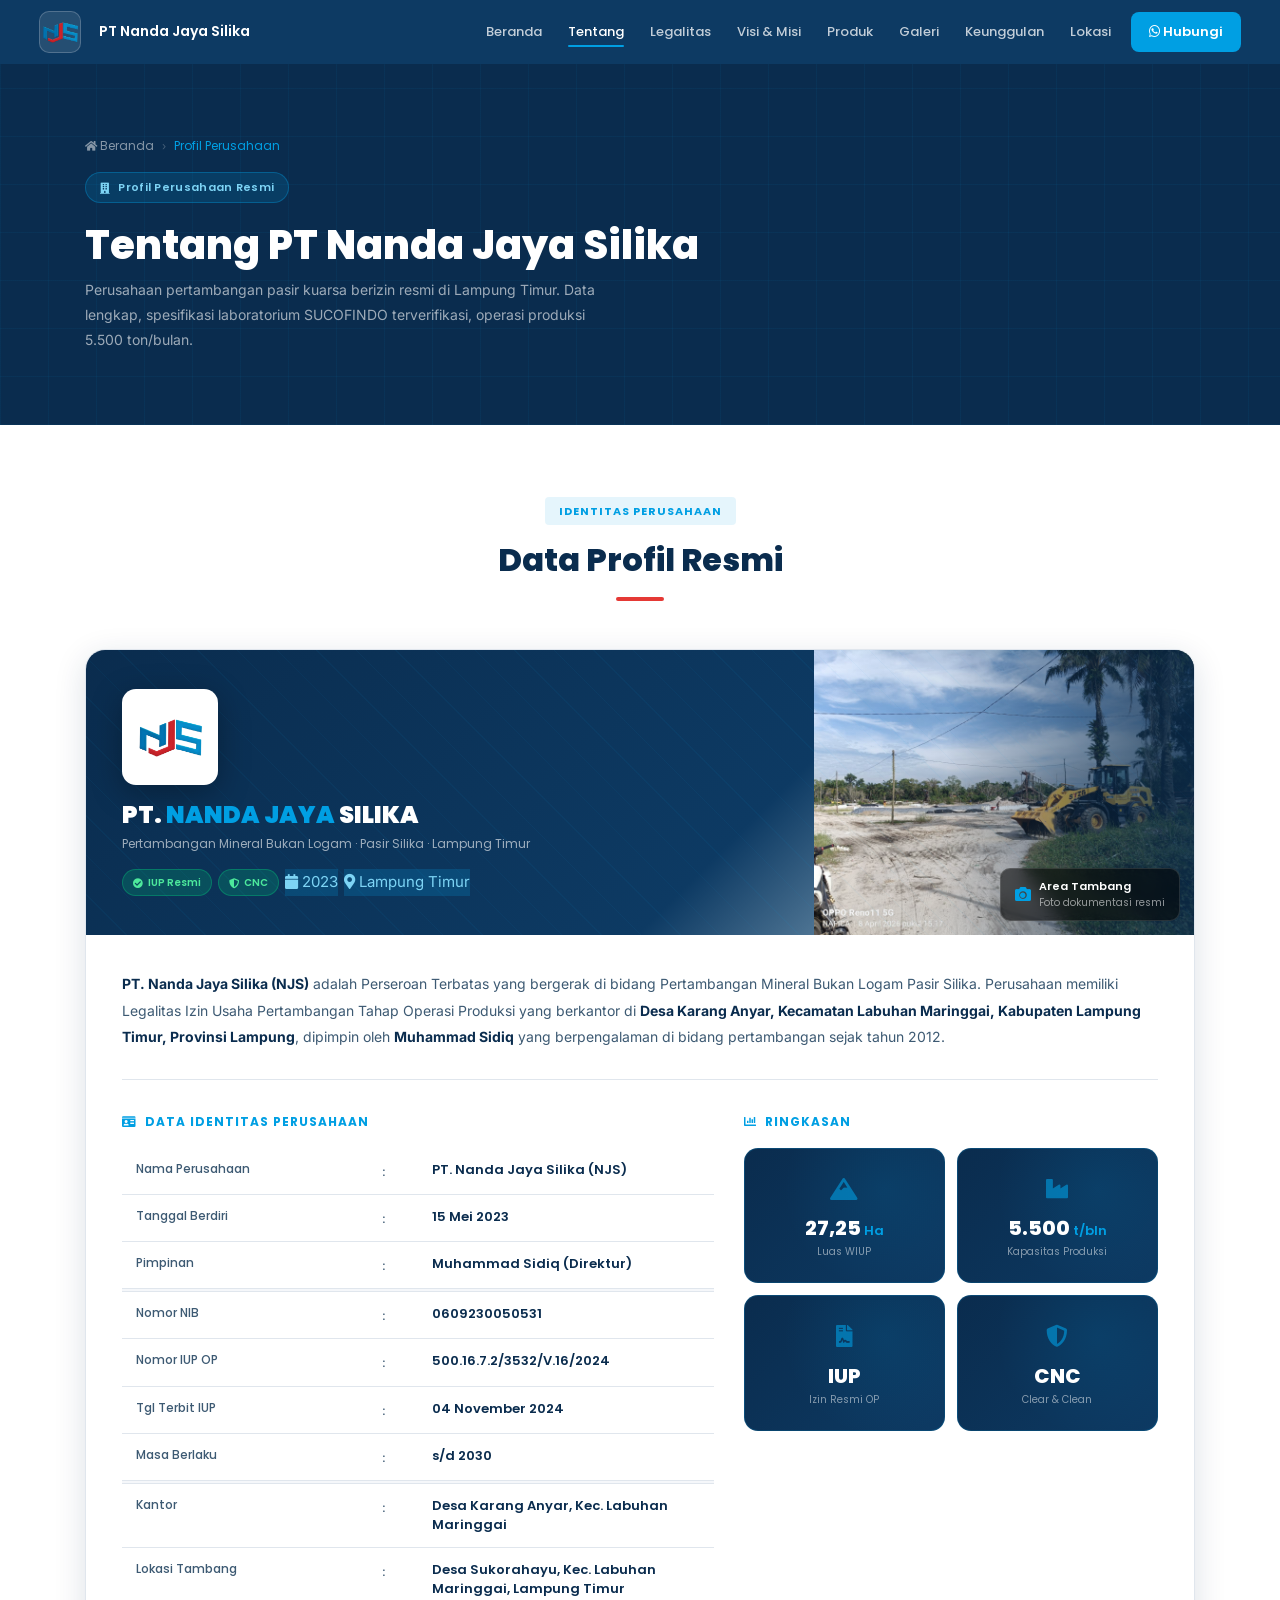
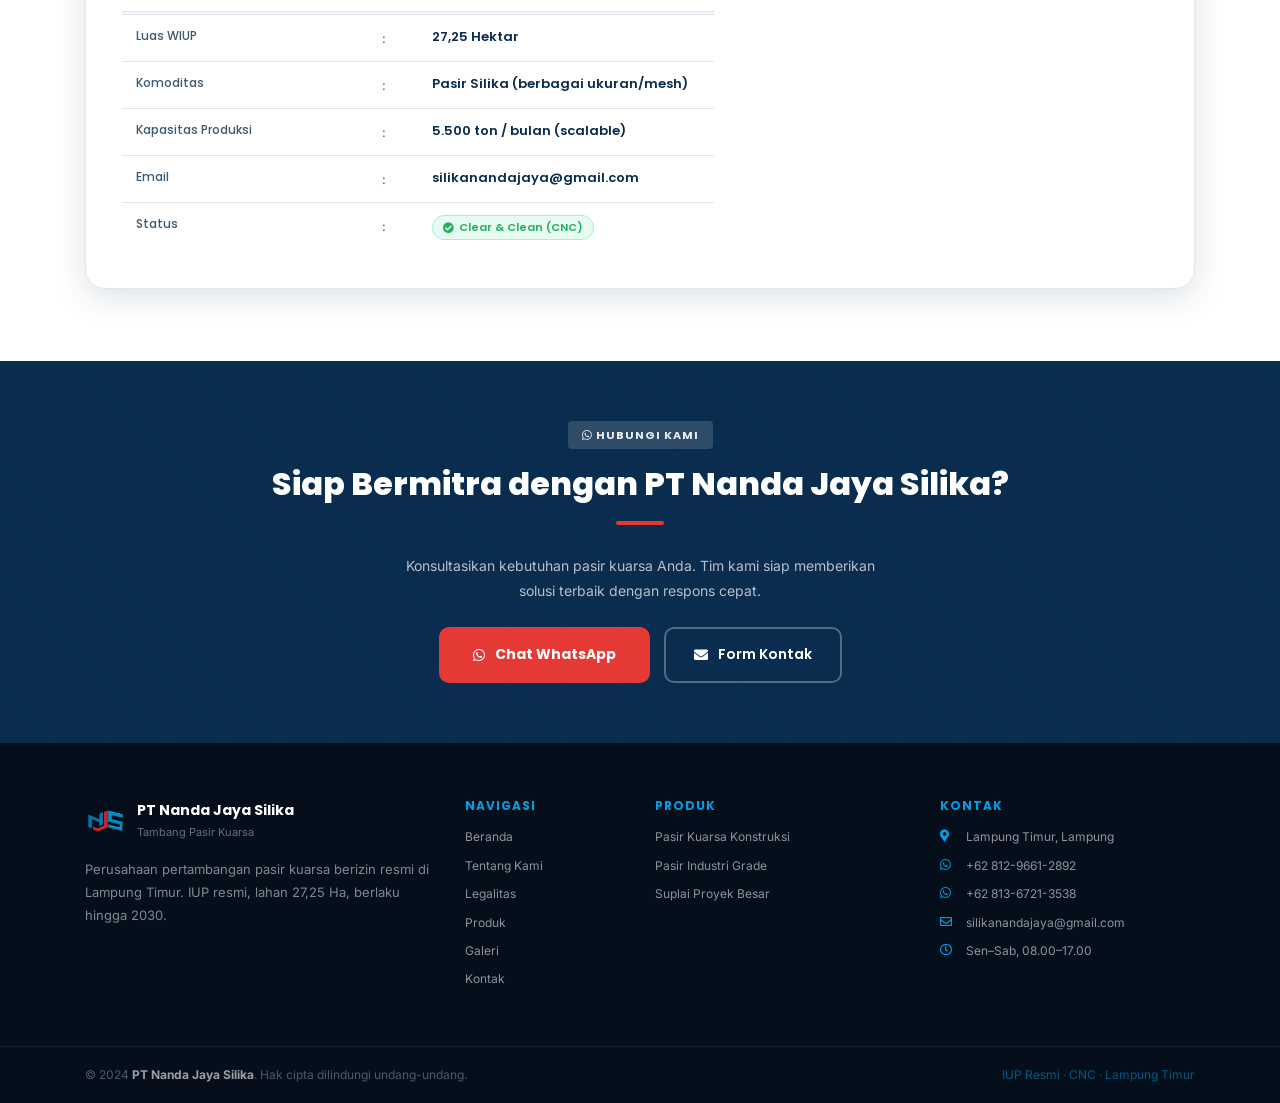
<file: tentang.html>
<!DOCTYPE html>
<html lang="id">
<head>
    <meta charset="utf-8">
    <title>Tentang Kami – PT Nanda Jaya Silika</title>
    <meta name="viewport" content="width=device-width, initial-scale=1.0">
    <meta name="description" content="Profil lengkap PT Nanda Jaya Silika – Data identitas, operasional, spesifikasi lab SUCOFINDO, dan legalitas perusahaan.">
    <link rel="icon" href="img/logo PT Nanda Jaya Silika.jpeg" type="image/x-icon">
    <link href="https://fonts.googleapis.com/css2?family=Poppins:wght@300;400;500;600;700;800;900&family=Inter:wght@300;400;500&display=swap" rel="stylesheet">
    <link href="https://stackpath.bootstrapcdn.com/bootstrap/4.4.1/css/bootstrap.min.css" rel="stylesheet">
    <link href="https://cdnjs.cloudflare.com/ajax/libs/font-awesome/5.15.4/css/all.min.css" rel="stylesheet">
<style>
:root{
  --blue:#009FE3;--blue-dark:#0A2C4E;--blue-mid:#0D3A63;
  --red:#E53935;--red-dark:#C62828;
  --white:#FFF;--gray-light:#F5F7FA;--gray-mid:#E0E6ED;--gray-text:#3D5A73;
  --fh:'Poppins',sans-serif;--fb:'Inter',sans-serif;
  --tr:.3s ease;
  --ss:0 4px 16px rgba(10,44,78,.08);--sm:0 8px 32px rgba(10,44,78,.14)
}
*,*::before,*::after{box-sizing:border-box;margin:0;padding:0}
html{scroll-behavior:smooth}
body{font-family:var(--fb);font-size:15px;color:var(--blue-dark);background:var(--white);line-height:1.7;overflow-x:hidden}
h1,h2,h3,h4,h5,h6{font-family:var(--fh);font-weight:700;color:var(--blue-dark)}
a{text-decoration:none;color:inherit}
img{max-width:100%;display:block}

/* ── Animations ── */
@keyframes fadeUp  {from{opacity:0;transform:translateY(28px)} to{opacity:1;transform:translateY(0)}}
@keyframes fadeLeft{from{opacity:0;transform:translateX(-36px)} to{opacity:1;transform:translateX(0)}}
@keyframes fadeRight{from{opacity:0;transform:translateX(36px)} to{opacity:1;transform:translateX(0)}}
@keyframes waPulse{0%{transform:scale(1);opacity:.6}100%{transform:scale(1.25);opacity:0}}
.anim-up{opacity:0}.anim-left{opacity:0}.anim-right{opacity:0}
.anim-up.visible{animation:fadeUp .7s ease forwards}
.anim-left.visible{animation:fadeLeft .7s ease forwards}
.anim-right.visible{animation:fadeRight .7s ease forwards}

/* ══════════════════════════════════
   NAVBAR
   ══════════════════════════════════ */
.main-nav{background:var(--blue-mid);position:sticky;top:0;z-index:1000;transition:background var(--tr),box-shadow var(--tr)}
.main-nav.nav-scrolled{background:var(--blue-dark);box-shadow:0 4px 24px rgba(0,0,0,.25)}
.nav-inner{height:64px;padding:0 24px;display:flex;align-items:center;justify-content:space-between}
.nav-logo-compact{display:flex;align-items:center;gap:10px}
.nav-logo-container{width:42px;height:42px;display:flex;align-items:center;justify-content:center;background:rgba(255,255,255,.1);border-radius:10px;border:1px solid rgba(255,255,255,.2);overflow:hidden;flex-shrink:0}
.nav-logo-img{width:100%;height:100%;object-fit:contain}
.nav-brand-name{font-family:var(--fh);font-weight:600;font-size:14px;color:#fff;margin-left:8px}
.nav-menu{display:flex;align-items:center;gap:2px}
.nav-link-item{font-family:var(--fh);font-size:13px;font-weight:500;color:rgba(255,255,255,.75);padding:8px 12px;border-radius:6px;transition:color var(--tr);position:relative;white-space:nowrap}
.nav-link-item::after{content:'';position:absolute;bottom:4px;left:12px;right:12px;height:2px;background:var(--blue);border-radius:2px;transform:scaleX(0);transform-origin:left;transition:transform var(--tr)}
.nav-link-item:hover,.nav-link-item.active{color:#fff}
.nav-link-item:hover::after,.nav-link-item.active::after{transform:scaleX(1)}
.btn-nav-cta{font-family:var(--fh);font-size:13px;font-weight:600;color:#fff!important;background:var(--blue);padding:9px 18px;border-radius:8px;margin-left:6px;transition:background var(--tr);white-space:nowrap}
.btn-nav-cta:hover{background:var(--red);color:#fff!important}
.nav-toggler{display:flex;flex-direction:column;justify-content:center;gap:5px;width:40px;height:40px;background:transparent;border:none;cursor:pointer;padding:8px}
.nav-toggler span{display:block;width:100%;height:2px;background:#fff;border-radius:2px;transition:all var(--tr)}
.nav-toggler.open span:nth-child(1){transform:translateY(7px) rotate(45deg)}
.nav-toggler.open span:nth-child(2){opacity:0}
.nav-toggler.open span:nth-child(3){transform:translateY(-7px) rotate(-45deg)}
@media(max-width:991px){
  .nav-menu{position:fixed;top:64px;left:0;right:0;background:var(--blue-dark);flex-direction:column;align-items:stretch;padding:20px 24px 28px;gap:2px;transform:translateY(-110%);transition:transform .35s cubic-bezier(.4,0,.2,1);box-shadow:0 12px 40px rgba(0,0,0,.3);z-index:999;max-height:calc(100vh - 64px);overflow-y:auto}
  .nav-menu.is-open{transform:translateY(0)}
  .nav-link-item{padding:12px 16px;font-size:15px;color:rgba(255,255,255,.9);white-space:normal}
  .btn-nav-cta{margin:12px 0 0;text-align:center;padding:12px;font-size:15px;display:block}
  .nav-inner{padding:0 16px}
}

/* ══════════════════════════════════
   PAGE HERO
   ══════════════════════════════════ */
.page-hero{background:var(--blue-dark);padding:72px 0 56px;position:relative;overflow:hidden}
.page-hero::before{content:'';position:absolute;inset:0;background-image:repeating-linear-gradient(0deg,rgba(0,159,227,.06) 0,rgba(0,159,227,.06) 1px,transparent 0,transparent 48px),repeating-linear-gradient(90deg,rgba(0,159,227,.06) 0,rgba(0,159,227,.06) 1px,transparent 0,transparent 48px)}
.page-hero-content{position:relative;z-index:2}
.breadcrumb-njs{display:flex;align-items:center;gap:8px;margin-bottom:16px;flex-wrap:wrap}
.breadcrumb-njs a{font-family:var(--fh);font-size:12px;color:rgba(255,255,255,.5);transition:color var(--tr)}
.breadcrumb-njs a:hover{color:var(--blue)}
.breadcrumb-njs span{color:rgba(255,255,255,.25);font-size:11px}
.breadcrumb-njs .current{font-family:var(--fh);font-size:12px;color:var(--blue)}
.page-hero-title{font-family:var(--fh);font-size:clamp(24px,4vw,40px);font-weight:800;color:#fff;margin-bottom:8px;line-height:1.2}
.page-hero-sub{font-size:14px;color:rgba(255,255,255,.6);max-width:540px;line-height:1.8}
.page-hero-badge{display:inline-flex;align-items:center;gap:8px;background:rgba(0,159,227,.15);border:1px solid rgba(0,159,227,.35);color:#7DD4F5;font-family:var(--fh);font-size:11px;font-weight:600;padding:5px 14px;border-radius:20px;margin-bottom:18px;letter-spacing:.3px}

/* ══════════════════════════════════
   SECTION COMMONS
   ══════════════════════════════════ */
.sec{padding:72px 0}
.sec--gray{background:var(--gray-light)}
.sbadge{display:inline-block;background:rgba(0,159,227,.1);color:var(--blue);font-family:var(--fh);font-size:11px;font-weight:700;padding:5px 14px;border-radius:4px;letter-spacing:1px;text-transform:uppercase;margin-bottom:14px}
.sbadge--light{background:rgba(255,255,255,.15);color:rgba(255,255,255,.9)}
.stitle{font-size:clamp(20px,3.5vw,32px);font-weight:800;line-height:1.3;margin-bottom:4px}
.stitle--white{color:#fff}
.srule{width:48px;height:4px;background:var(--red);border-radius:2px;margin:16px 0 28px}
.srule--center{margin-left:auto;margin-right:auto}
.stext{font-size:14px;color:var(--gray-text);line-height:1.8}
.stext--light{color:rgba(255,255,255,.7)}

/* ══════════════════════════════════
   IDENTITY CARD
   ══════════════════════════════════ */
.identity-card{background:#fff;border-radius:20px;box-shadow:var(--sm);overflow:hidden;border:1px solid var(--gray-mid)}

/* Header: kiri teks + kanan foto */
.identity-header{
  background:linear-gradient(135deg,var(--blue-dark) 0%,var(--blue-mid) 60%,rgba(0,159,227,.15) 100%);
  position:relative;overflow:hidden;
  display:grid;grid-template-columns:1fr 380px;
  min-height:260px
}
.identity-header::before{content:'';position:absolute;inset:0;background-image:repeating-linear-gradient(45deg,rgba(0,159,227,.05) 0,rgba(0,159,227,.05) 1px,transparent 0,transparent 28px);z-index:0}

.id-left{padding:36px 32px 36px 36px;display:flex;flex-direction:column;justify-content:center;position:relative;z-index:3}
.id-logo-wrap{width:96px;height:96px;background:#fff;border-radius:14px;display:flex;align-items:center;justify-content:center;padding:12px;box-shadow:0 8px 32px rgba(0,0,0,.3);margin-bottom:16px;flex-shrink:0}
.id-logo-wrap img{width:100%;object-fit:contain}
.id-company-name{font-family:var(--fh);font-size:clamp(15px,2vw,24px);font-weight:900;color:#fff;line-height:1.2;margin-bottom:6px}
.id-company-name span{color:var(--blue)}
.id-tagline{font-size:12px;color:rgba(255,255,255,.6);margin-bottom:16px;font-family:var(--fh);line-height:1.5}
.id-badges{display:flex;gap:6px;flex-wrap:wrap}
.id-badge{display:inline-flex;align-items:center;gap:5px;background:rgba(0,200,120,.2);border:1px solid rgba(0,200,120,.35);color:#4DE89C;font-size:10px;padding:4px 10px;border-radius:20px;font-weight:600;font-family:var(--fh)}
.id-badge--blue{background:rgba(0,159,227,.2);border-color:rgba(0,159,227,.35);color:#7DD4F5}

.id-photo-side{position:relative;overflow:hidden}
.id-photo-side img{width:100%;height:100%;object-fit:cover;object-position:center 30%;display:block}
.id-photo-shadow{position:absolute;inset:0;z-index:2;pointer-events:none;background:linear-gradient(to left,rgba(10,44,78,.82) 0%,rgba(10,44,78,.5) 30%,rgba(10,44,78,.1) 65%,rgba(10,44,78,0) 100%)}
.id-photo-side::before{content:'';position:absolute;inset:0;z-index:3;pointer-events:none;background-image:repeating-linear-gradient(45deg,rgba(0,159,227,.06) 0,rgba(0,159,227,.06) 1px,transparent 0,transparent 20px);opacity:.5}
.id-photo-badge{position:absolute;bottom:14px;right:14px;z-index:4;background:rgba(0,0,0,.55);backdrop-filter:blur(8px);border:1px solid rgba(255,255,255,.12);border-radius:10px;padding:10px 14px;color:#fff;font-family:var(--fh);font-size:11px;font-weight:600;line-height:1.4;display:flex;align-items:center;gap:8px}
.id-photo-badge i{color:var(--blue);font-size:16px;flex-shrink:0}
.id-photo-badge small{display:block;font-size:10px;color:rgba(255,255,255,.55);font-weight:400;margin-top:2px}

/* Body */
.identity-body{padding:36px}
.id-desc{font-size:14px;color:var(--gray-text);line-height:1.9;padding:0 0 28px;border-bottom:1px solid var(--gray-mid);margin-bottom:32px}
.id-desc strong{color:var(--blue-dark);font-weight:700}

/* Table title */
.id-table-title{font-family:var(--fh);font-size:12px;font-weight:700;color:var(--blue);text-transform:uppercase;letter-spacing:1px;margin-bottom:16px;display:flex;align-items:center;gap:8px}

/* DATA TABLE — fully responsive */
.id-table{width:100%;border-collapse:collapse;table-layout:fixed}
.id-table tr{border-bottom:1px solid var(--gray-mid)}
.id-table tr:last-child{border-bottom:none}
.id-table td{padding:12px 14px;font-size:13px;vertical-align:top;word-break:break-word;overflow-wrap:anywhere}
/* Kolom label */
.id-table td:first-child{width:44%;color:var(--gray-text);font-family:var(--fh);font-weight:500;font-size:12px;line-height:1.5}
/* Kolom titik dua */
.id-table td:nth-child(2){width:6%;font-weight:400;color:var(--gray-text);padding-left:0;padding-right:0}
/* Kolom nilai */
.id-table td:last-child{width:50%;color:var(--blue-dark);font-weight:600;font-family:var(--fh);font-size:13px;line-height:1.5}
.id-table tr:hover td{background:var(--gray-light)}
.id-table .val-badge{display:inline-flex;align-items:center;gap:5px;background:rgba(0,200,120,.1);border:1px solid rgba(0,200,120,.25);color:#27AE60;font-size:11px;padding:3px 10px;border-radius:20px;font-weight:600;font-family:var(--fh)}
.id-table .sep-row td{padding:0!important;height:3px;background:var(--gray-light)}

/* Stats (Ringkasan) */
.stats-grid{display:grid;grid-template-columns:1fr 1fr;gap:12px}
.stat-box{background:linear-gradient(135deg,var(--blue-dark),var(--blue-mid));border-radius:14px;padding:22px 16px;text-align:center;position:relative;overflow:hidden;border:1px solid rgba(0,159,227,.2);transition:transform var(--tr)}
.stat-box:hover{transform:translateY(-3px)}
.stat-box::before{content:'';position:absolute;inset:0;background:radial-gradient(circle at 70% 30%,rgba(0,159,227,.1),transparent 60%)}
.stat-icon{font-size:22px;color:rgba(0,159,227,.6);margin-bottom:10px;position:relative}
.stat-val{font-family:var(--fh);font-size:20px;font-weight:800;color:#fff;position:relative;line-height:1}
.stat-val span{font-size:13px;color:var(--blue);font-weight:600}
.stat-label{font-size:10px;color:rgba(255,255,255,.5);margin-top:5px;font-family:var(--fh);position:relative}

/* ══════════════════════════════════
   CTA STRIP
   ══════════════════════════════════ */
.cta-strip{background:var(--blue-dark);padding:60px 0;position:relative;overflow:hidden}
.cta-strip::before{content:'';position:absolute;inset:0;background-image:repeating-linear-gradient(45deg,rgba(0,159,227,.04) 0,rgba(0,159,227,.04) 1px,transparent 0,transparent 40px)}
.btn-cta{display:inline-flex;align-items:center;gap:10px;background:var(--red);color:#fff;font-family:var(--fh);font-weight:700;font-size:14px;padding:14px 32px;border-radius:10px;transition:all var(--tr);border:2px solid var(--red);cursor:pointer}
.btn-cta:hover{background:var(--red-dark);border-color:var(--red-dark);color:#fff;transform:translateY(-2px);box-shadow:0 8px 28px rgba(229,57,53,.4)}
.btn-cta-outline{display:inline-flex;align-items:center;gap:10px;background:transparent;color:#fff;font-family:var(--fh);font-weight:600;font-size:14px;padding:13px 28px;border-radius:10px;transition:all var(--tr);border:2px solid rgba(255,255,255,.3)}
.btn-cta-outline:hover{border-color:#fff;background:rgba(255,255,255,.08);color:#fff}

/* ══════════════════════════════════
   FOOTER
   ══════════════════════════════════ */
.site-footer{background:#050F1C;padding:56px 0 0;color:rgba(255,255,255,.6)}
.footer-logo-img{width:40px;height:40px;object-fit:contain;flex-shrink:0}
.footer-brand-name{font-family:var(--fh);font-weight:700;font-size:14px;color:#fff}
.footer-brand-tag{font-size:11px;color:rgba(255,255,255,.4)}
.footer-about{font-size:13px;line-height:1.8;color:rgba(255,255,255,.5);margin-top:4px}
.footer-heading{font-family:var(--fh);font-size:12px;font-weight:700;color:var(--blue);text-transform:uppercase;letter-spacing:1px;margin-bottom:14px}
.footer-links{list-style:none;padding:0;display:flex;flex-direction:column;gap:8px}
.footer-links a,.footer-links li{font-size:12px;color:rgba(255,255,255,.55);transition:color var(--tr)}
.footer-links a:hover{color:var(--blue)}
.footer-links--contact li{display:flex;align-items:flex-start;gap:10px}
.footer-links--contact i{color:var(--blue);width:16px;flex-shrink:0;margin-top:3px}
.footer-bottom{margin-top:40px;padding:18px 0;border-top:1px solid rgba(255,255,255,.07)}
.footer-bottom p{margin:0;font-size:12px;color:rgba(255,255,255,.3)}
.footer-bottom strong{color:rgba(255,255,255,.6)}
.footer-bottom-right{color:rgba(0,159,227,.5)!important}

/* ══════════════════════════════════
   WA FLOAT
   ══════════════════════════════════ */
.wa-float{
  position:fixed;left:24px;bottom:32px;z-index:9998;
  display:flex;align-items:center;gap:0;
  opacity:0;pointer-events:none;
  transform:translateY(16px);
  transition:opacity .4s ease,transform .4s ease;
}
.wa-float.visible{opacity:1;pointer-events:auto;transform:translateY(0)}

.wa-float-icon{
  width:52px;height:52px;border-radius:16px;
  background:#25D366;color:#fff;
  display:flex;align-items:center;justify-content:center;
  font-size:26px;flex-shrink:0;
  box-shadow:0 4px 20px rgba(37,211,102,.45),0 0 40px rgba(37,211,102,.2);
  transition:transform .3s ease,box-shadow .3s ease,background .3s ease;
  border:2px solid rgba(255,255,255,.2);
  position:relative;z-index:2;
}
.wa-float-icon::before{
  content:'';position:absolute;inset:-4px;border-radius:20px;
  border:2px solid rgba(37,211,102,.4);
  animation:waPulse 2s ease-out infinite;
}

.wa-float-tooltip{
  background:var(--blue-dark);color:#fff;
  font-family:var(--fh);font-size:12px;font-weight:600;
  padding:8px 14px;
  border-radius:0 10px 10px 0;
  white-space:nowrap;
  opacity:0;
  transform:translateX(-10px);
  pointer-events:none;
  transition:opacity .25s ease,transform .25s ease;
  border:1px solid rgba(255,255,255,.08);
  border-left:none;
  box-shadow:2px 4px 16px rgba(0,0,0,.2);
  margin-left:-2px;
  position:relative;z-index:1;
}
.wa-float:hover .wa-float-icon{
  transform:scale(1.06);background:#20BD5A;
  box-shadow:0 6px 28px rgba(37,211,102,.6);
}
.wa-float:hover .wa-float-tooltip{opacity:1;transform:translateX(0)}

.back-to-top{
  position:fixed;right:24px;bottom:32px;z-index:9999;
  width:46px;height:46px;border-radius:12px;
  background:var(--blue);color:#fff;
  display:flex;align-items:center;justify-content:center;
  font-size:16px;opacity:0;pointer-events:none;
  transition:all var(--tr);box-shadow:0 4px 16px rgba(0,159,227,.4)
}
.back-to-top.visible{opacity:1;pointer-events:auto}
.back-to-top:hover{background:var(--red);color:#fff;transform:translateY(-3px)}

/* ══════════════════════════════════
   WA POPUP (2 Admin)
   ══════════════════════════════════ */
.wa-popup-overlay{position:fixed;inset:0;background:rgba(5,15,28,.55);z-index:10000;display:flex;align-items:center;justify-content:center;padding:20px;opacity:0;pointer-events:none;transition:opacity .3s ease;backdrop-filter:blur(6px);-webkit-backdrop-filter:blur(6px)}
.wa-popup-overlay.is-open{opacity:1;pointer-events:auto}
.wa-popup-card{background:#fff;border-radius:20px;width:100%;max-width:380px;overflow:hidden;box-shadow:0 24px 64px rgba(0,0,0,.35);transform:scale(.88) translateY(24px);transition:transform .35s cubic-bezier(.22,.61,.36,1);position:relative}
.wa-popup-overlay.is-open .wa-popup-card{transform:scale(1) translateY(0)}
.wa-popup-close{position:absolute;top:14px;right:14px;width:32px;height:32px;border-radius:50%;background:rgba(255,255,255,.15);border:none;color:rgba(255,255,255,.8);font-size:14px;cursor:pointer;display:flex;align-items:center;justify-content:center;transition:all var(--tr);z-index:2;backdrop-filter:blur(4px)}
.wa-popup-close:hover{background:rgba(255,255,255,.3);color:#fff}
.wa-popup-header{background:linear-gradient(135deg,#075E54 0%,#128C7E 100%);padding:30px 24px 24px;text-align:center;position:relative}
.wa-popup-header::after{content:'';position:absolute;bottom:-12px;left:50%;transform:translateX(-50%);width:24px;height:12px;background:#fff;clip-path:polygon(0 0,100% 0,50% 100%)}
.wa-popup-header-icon{width:56px;height:56px;border-radius:50%;background:rgba(37,211,102,.2);border:2px solid rgba(37,211,102,.4);display:flex;align-items:center;justify-content:center;margin:0 auto 12px;font-size:28px;color:#25D366;filter:drop-shadow(0 4px 12px rgba(37,211,102,.35))}
.wa-popup-header h4{font-family:var(--fh);font-size:18px;font-weight:800;color:#fff;margin:0 0 4px}
.wa-popup-header p{font-size:13px;color:rgba(255,255,255,.65);margin:0;line-height:1.5}
.wa-popup-options{padding:20px 16px 16px}
.wa-popup-option{display:flex;align-items:center;gap:14px;padding:16px 18px;border-radius:14px;background:#fff;border:1.5px solid var(--gray-mid);transition:all var(--tr);margin-bottom:10px;color:inherit;text-decoration:none;cursor:pointer;position:relative;overflow:hidden}
.wa-popup-option:last-child{margin-bottom:0}
.wa-popup-option:hover{border-color:#25D366;transform:translateX(4px);box-shadow:0 4px 20px rgba(37,211,102,.18)}
.wa-popup-option-icon{width:46px;height:46px;border-radius:12px;background:rgba(37,211,102,.1);border:1px solid rgba(37,211,102,.2);display:flex;align-items:center;justify-content:center;font-size:22px;color:#25D366;flex-shrink:0}
.wa-popup-option-info{flex:1;display:flex;flex-direction:column;gap:2px}
.wa-popup-option-label{font-family:var(--fh);font-size:14px;font-weight:700;color:var(--blue-dark)}
.wa-popup-option-number{font-size:13px;color:var(--gray-text);font-family:var(--fb)}
.wa-popup-option-arrow{color:var(--gray-mid);font-size:12px;transition:color var(--tr),transform var(--tr)}
.wa-popup-option:hover .wa-popup-option-arrow{color:#25D366;transform:translateX(3px)}
.wa-popup-footer{text-align:center;padding:0 16px 16px;font-size:11px;color:var(--gray-text);font-family:var(--fh)}

/* ══════════════════════════════════
   RESPONSIVE
   ══════════════════════════════════ */

/* Tablet */
@media(max-width:991px){
  .identity-header{grid-template-columns:1fr;min-height:auto}
  .id-left{padding:28px 24px 0}
  .id-photo-side{min-height:240px}
  .identity-body{padding:24px}
  .id-desc{font-size:13px}
  .id-table td{font-size:12px;padding:10px 10px}
  .id-table td:first-child{width:42%}
  .id-table td:last-child{font-size:12px}
}

/* Mobile */
@media(max-width:767px){
  .sec{padding:48px 0}
  .page-hero{padding:48px 0 36px}
  .page-hero-sub{font-size:13px}

  /* Identity header: stack vertikal */
  .identity-header{display:flex;flex-direction:column}
  .id-left{padding:24px 16px 20px}
  .id-logo-wrap{width:76px;height:76px;margin-bottom:12px}
  .id-company-name{font-size:16px}
  .id-tagline{font-size:11px}
  .id-badges{gap:5px}
  .id-badge,.id-badge--blue{font-size:10px;padding:3px 8px}
  .id-photo-side{min-height:200px;width:100%}
  .id-photo-badge{right:10px;bottom:10px;padding:8px 10px;font-size:10px}
  .id-photo-badge i{font-size:14px}
  .id-photo-badge small{font-size:9px}

  /* Body */
  .identity-body{padding:16px}
  .id-desc{font-size:13px;padding:0 0 20px;margin-bottom:20px}

  /* TABLE: 2 kolom (label + nilai), buang kolom titik dua) */
  .id-table{display:block}
  .id-table tbody{display:block}
  .id-table tr{
    display:grid;
    grid-template-columns:1fr 1fr;
    gap:0;
    border-bottom:1px solid var(--gray-mid);
  }
  .id-table tr.sep-row{display:block;height:6px;background:var(--gray-light)}
  /* Sembunyikan kolom titik dua di mobile */
  .id-table td:nth-child(2){display:none}
  /* Label: full row jika hanya 1 td (sep-row) */
  .id-table td:first-child{
    width:auto;font-size:11px;padding:10px 10px 4px;
    font-weight:600;color:var(--gray-text);
    border-right:none;background:rgba(0,159,227,.03);
  }
  .id-table td:last-child{
    font-size:12px;padding:4px 10px 10px;
    word-break:break-all;overflow-wrap:anywhere;
  }

  /* Stats */
  .stats-grid{grid-template-columns:1fr 1fr;gap:10px}
  .stat-val{font-size:17px}
  .stat-icon{font-size:18px;margin-bottom:7px}

  /* CTA */
  .btn-cta,.btn-cta-outline{width:100%;justify-content:center;font-size:13px;padding:12px 20px}
  .cta-btn-row{flex-direction:column;gap:10px!important;align-items:stretch!important}

  /* Footer */
  .footer-bottom .d-flex{flex-direction:column;text-align:center;gap:6px}

  /* WA Float */
  .wa-float{left:16px;bottom:24px}
  .wa-float-icon{width:46px;height:46px;font-size:22px;border-radius:13px}
  .wa-float-tooltip{font-size:11px;padding:6px 10px}
  .back-to-top{right:16px;bottom:24px;width:44px;height:44px;border-radius:11px}

  /* WA Popup */
  .wa-popup-card{max-width:340px}
}

/* Extra small */
@media(max-width:380px){
  .id-table td:first-child{font-size:10px}
  .id-table td:last-child{font-size:11px}
  .stats-grid{grid-template-columns:1fr 1fr}
  .stat-val{font-size:15px}
  .id-badges{gap:4px}
  .id-badge,.id-badge--blue{font-size:9px}
}
</style>
</head>
<body>

<!-- NAVBAR -->
<nav class="main-nav" id="mainNav">
        <div class="container-fluid">
            <div class="nav-inner d-flex align-items-center justify-content-between">
                <a class="nav-logo-compact d-flex align-items-center" href="index.html">
                    <div class="nav-logo-container">
                        <img src="img/pt-njs.png" alt="PT Nanda Jaya Silika" class="nav-logo-img">
                    </div>
                    <span class="nav-brand-name d-none d-lg-inline">PT Nanda Jaya Silika</span>
                </a>
                <button class="nav-toggler d-lg-none" id="navToggler" aria-label="Toggle navigation">
                    <span></span><span></span><span></span>
                </button>
                <div class="nav-menu" id="navMenu">
                    <a href="index.html"       class="nav-link-item">Beranda</a>
                    <a href="tentang.html"    class="nav-link-item active">Tentang</a>
                    <a href="legalitas.html"  class="nav-link-item">Legalitas</a>
                    <a href="visi.html"  class="nav-link-item">Visi &amp; Misi</a>
                    <a href="produk.html"     class="nav-link-item">Produk</a>
                    <a href="galeri.html"     class="nav-link-item">Galeri</a>
                    <a href="keunggulan.html" class="nav-link-item">Keunggulan</a>
                    <a href="lokasi.html"     class="nav-link-item">Lokasi</a>
                <a href="kontak.html"    class="btn-nav-cta"><i class="fab fa-whatsapp"></i> Hubungi</a>
                </div>
            </div>
        </div>
    </nav>
<!-- PAGE HERO -->
<section class="page-hero">
    <div class="container">
        <div class="page-hero-content">
            <div class="breadcrumb-njs anim-up">
                <a href="index.html"><i class="fas fa-home" style="font-size:11px"></i> Beranda</a>
                <span>›</span>
                <span class="current">Profil Perusahaan</span>
            </div>
            <div class="page-hero-badge anim-up" style="animation-delay:.05s">
                <i class="fas fa-building"></i> Profil Perusahaan Resmi
            </div>
            <h1 class="page-hero-title anim-up" style="animation-delay:.1s">Tentang PT Nanda Jaya Silika</h1>
            <p class="page-hero-sub anim-up" style="animation-delay:.15s">Perusahaan pertambangan pasir kuarsa berizin resmi di Lampung Timur. Data lengkap, spesifikasi laboratorium SUCOFINDO terverifikasi, operasi produksi 5.500 ton/bulan.</p>
        </div>
    </div>
</section>

<!-- IDENTITAS + RINGKASAN -->
<section class="sec">
    <div class="container">
        <div class="text-center mb-5 anim-up">
            <div class="sbadge">Identitas Perusahaan</div>
            <h2 class="stitle">Data Profil Resmi</h2>
            <div class="srule srule--center"></div>
        </div>

        <div class="identity-card anim-up">

            <!-- HEADER: Logo + foto -->
            <div class="identity-header">
                <div class="id-left">
                    <div class="id-logo-wrap">
                        <img src="img/pt-njs.png" alt="Logo PT Nanda Jaya Silika">
                    </div>
                    <h2 class="id-company-name">PT. <span>NANDA JAYA</span> SILIKA</h2>
                    <p class="id-tagline">Pertambangan Mineral Bukan Logam · Pasir Silika · Lampung Timur</p>
                    <div class="id-badges">
                        <span class="id-badge"><i class="fas fa-check-circle"></i> IUP Resmi</span>
                        <span class="id-badge"><i class="fas fa-shield-alt"></i> CNC</span>
                        <span class="id-badge--blue"><i class="fas fa-calendar"></i> 2023</span>
                        <span class="id-badge--blue"><i class="fas fa-map-marker-alt"></i> Lampung Timur</span>
                    </div>
                </div>
                <div class="id-photo-side">
                    <img src="img/beko.jpeg" alt="Area Tambang PT Nanda Jaya Silika">
                    <div class="id-photo-shadow"></div>
                    <div class="id-photo-badge">
                        <i class="fas fa-camera"></i>
                        <div>Area Tambang<small>Foto dokumentasi resmi</small></div>
                    </div>
                </div>
            </div>

            <!-- BODY: Deskripsi + Tabel + Ringkasan -->
            <div class="identity-body">
                <p class="id-desc">
                    <strong>PT. Nanda Jaya Silika (NJS)</strong> adalah Perseroan Terbatas yang bergerak di bidang Pertambangan Mineral Bukan Logam Pasir Silika. Perusahaan memiliki Legalitas Izin Usaha Pertambangan Tahap Operasi Produksi yang berkantor di <strong>Desa Karang Anyar, Kecamatan Labuhan Maringgai, Kabupaten Lampung Timur, Provinsi Lampung</strong>, dipimpin oleh <strong>Muhammad Sidiq</strong> yang berpengalaman di bidang pertambangan sejak tahun 2012.
                </p>

                <div class="row">
                    <!-- Tabel Identitas -->
                    <div class="col-lg-7 mb-4 mb-lg-0">
                        <div class="id-table-title"><i class="fas fa-id-card"></i> Data Identitas Perusahaan</div>
                        <table class="id-table">
                            <tbody>
                                <tr><td>Nama Perusahaan</td><td>:</td><td>PT. Nanda Jaya Silika (NJS)</td></tr>
                                <tr><td>Tanggal Berdiri</td><td>:</td><td>15 Mei 2023</td></tr>
                                <tr><td>Pimpinan</td><td>:</td><td>Muhammad Sidiq (Direktur)</td></tr>
                                <tr class="sep-row"><td colspan="3"></td></tr>
                                <tr><td>Nomor NIB</td><td>:</td><td>0609230050531</td></tr>
                                <tr><td>Nomor IUP OP</td><td>:</td><td>500.16.7.2/3532/V.16/2024</td></tr>
                                <tr><td>Tgl Terbit IUP</td><td>:</td><td>04 November 2024</td></tr>
                                <tr><td>Masa Berlaku</td><td>:</td><td>s/d 2030</td></tr>
                                <tr class="sep-row"><td colspan="3"></td></tr>
                                <tr><td>Kantor</td><td>:</td><td>Desa Karang Anyar, Kec. Labuhan Maringgai</td></tr>
                                <tr><td>Lokasi Tambang</td><td>:</td><td>Desa Sukorahayu, Kec. Labuhan Maringgai, Lampung Timur</td></tr>
                                <tr class="sep-row"><td colspan="3"></td></tr>
                                <tr><td>Luas WIUP</td><td>:</td><td>27,25 Hektar</td></tr>
                                <tr><td>Komoditas</td><td>:</td><td>Pasir Silika (berbagai ukuran/mesh)</td></tr>
                                <tr><td>Kapasitas Produksi</td><td>:</td><td>5.500 ton / bulan (scalable)</td></tr>
                                <tr><td>Email</td><td>:</td><td>silikanandajaya@gmail.com</td></tr>
                                <tr><td>Status</td><td>:</td><td><span class="val-badge"><i class="fas fa-check-circle"></i> Clear &amp; Clean (CNC)</span></td></tr>
                            </tbody>
                        </table>
                    </div>

                    <!-- Ringkasan -->
                    <div class="col-lg-5">
                        <div class="id-table-title"><i class="fas fa-chart-bar"></i> Ringkasan</div>
                        <div class="stats-grid">
                            <div class="stat-box">
                                <div class="stat-icon"><i class="fas fa-mountain"></i></div>
                                <div class="stat-val">27,25<span> Ha</span></div>
                                <div class="stat-label">Luas WIUP</div>
                            </div>
                            <div class="stat-box">
                                <div class="stat-icon"><i class="fas fa-industry"></i></div>
                                <div class="stat-val">5.500<span> t/bln</span></div>
                                <div class="stat-label">Kapasitas Produksi</div>
                            </div>
                            <div class="stat-box">
                                <div class="stat-icon"><i class="fas fa-file-contract"></i></div>
                                <div class="stat-val">IUP</div>
                                <div class="stat-label">Izin Resmi OP</div>
                            </div>
                            <div class="stat-box">
                                <div class="stat-icon"><i class="fas fa-shield-alt"></i></div>
                                <div class="stat-val">CNC</div>
                                <div class="stat-label">Clear &amp; Clean</div>
                            </div>
                        </div>
                    </div>
                </div>
            </div>
        </div>
    </div>
</section>

<!-- CTA -->
<section class="cta-strip">
    <div class="container text-center position-relative" style="z-index:2">
        <div class="sbadge sbadge--light anim-up"><i class="fab fa-whatsapp"></i> Hubungi Kami</div>
        <h2 class="stitle stitle--white anim-up" style="animation-delay:.05s">Siap Bermitra dengan PT Nanda Jaya Silika?</h2>
        <div class="srule srule--center anim-up" style="animation-delay:.1s"></div>
        <p class="stext stext--light mx-auto mb-4 anim-up" style="max-width:480px;animation-delay:.15s">Konsultasikan kebutuhan pasir kuarsa Anda. Tim kami siap memberikan solusi terbaik dengan respons cepat.</p>
        <div class="d-flex justify-content-center flex-wrap cta-btn-row anim-up" style="gap:14px;animation-delay:.2s">
            <a href="#" data-wa-trigger data-wa-msg="Halo PT Nanda Jaya Silika, saya tertarik dengan produk Anda. Mohon informasi lebih lanjut." class="btn-cta"><i class="fab fa-whatsapp"></i> Chat WhatsApp</a>
            <a href="kontak.html" class="btn-cta-outline"><i class="fas fa-envelope"></i> Form Kontak</a>
        </div>
    </div>
</section>

<!-- FOOTER -->
<footer class="site-footer">
    <div class="container">
        <div class="row">
            <div class="col-lg-4 mb-4 mb-lg-0">
                <div class="d-flex align-items-center mb-3" style="gap:12px">
                    <img src="img/pt-njs.png" alt="NJS" class="footer-logo-img">
                    <div>
                        <div class="footer-brand-name">PT Nanda Jaya Silika</div>
                        <div class="footer-brand-tag">Tambang Pasir Kuarsa</div>
                    </div>
                </div>
                <p class="footer-about">Perusahaan pertambangan pasir kuarsa berizin resmi di Lampung Timur. IUP resmi, lahan 27,25 Ha, berlaku hingga 2030.</p>
            </div>
            <div class="col-6 col-lg-2 mb-4 mb-lg-0">
                <h5 class="footer-heading">Navigasi</h5>
                <ul class="footer-links">
                    <li><a href="index.html">Beranda</a></li>
                    <li><a href="tentang.html">Tentang Kami</a></li>
                    <li><a href="legalitas.html">Legalitas</a></li>
                    <li><a href="produk.html">Produk</a></li>
                    <li><a href="galeri.html">Galeri</a></li>
                    <li><a href="kontak.html">Kontak</a></li>
                </ul>
            </div>
            <div class="col-6 col-lg-3 mb-4 mb-lg-0">
                <h5 class="footer-heading">Produk</h5>
                <ul class="footer-links">
                    <li><a href="produk.html">Pasir Kuarsa Konstruksi</a></li>
                    <li><a href="produk.html">Pasir Industri Grade</a></li>
                    <li><a href="produk.html">Suplai Proyek Besar</a></li>
                </ul>
            </div>
            <div class="col-lg-3">
                <h5 class="footer-heading">Kontak</h5>
                <ul class="footer-links footer-links--contact">
                    <li><i class="fas fa-map-marker-alt"></i> Lampung Timur, Lampung</li>
                    <li><i class="fab fa-whatsapp"></i> +62 812-9661-2892</li>
                    <li><i class="fab fa-whatsapp"></i> +62 813-6721-3538</li>
                    <li><i class="far fa-envelope"></i> silikanandajaya@gmail.com</li>
                    <li><i class="far fa-clock"></i> Sen–Sab, 08.00–17.00</li>
                </ul>
            </div>
        </div>
    </div>
    <div class="footer-bottom">
        <div class="container d-flex flex-wrap justify-content-between align-items-center">
            <p>&copy; 2024 <strong>PT Nanda Jaya Silika</strong>. Hak cipta dilindungi undang-undang.</p>
            <p class="footer-bottom-right">IUP Resmi · CNC · Lampung Timur</p>
        </div>
    </div>
</footer>

<!-- ════════════════════════════════════════════════════════════════
     WA POPUP (2 Admin)
     ════════════════════════════════════════════════════════════════ -->
<div class="wa-popup-overlay" id="waPopup">
    <div class="wa-popup-card">
        <button class="wa-popup-close" id="waPopupClose"><i class="fas fa-times"></i></button>
        <div class="wa-popup-header">
            <div class="wa-popup-header-icon"><i class="fab fa-whatsapp"></i></div>
            <h4>Hubungi Kami</h4>
            <p>Pilih nomor admin yang ingin dihubungi</p>
        </div>
        <div class="wa-popup-options">
            <a href="#" id="waLinkAdmin1" target="_blank" class="wa-popup-option">
                <div class="wa-popup-option-icon"><i class="fab fa-whatsapp"></i></div>
                <div class="wa-popup-option-info">
                    <span class="wa-popup-option-label">Admin 1</span>
                    <span class="wa-popup-option-number">+62 812-9661-2892</span>
                </div>
                <i class="fas fa-chevron-right wa-popup-option-arrow"></i>
            </a>
            <a href="#" id="waLinkAdmin2" target="_blank" class="wa-popup-option">
                <div class="wa-popup-option-icon"><i class="fab fa-whatsapp"></i></div>
                <div class="wa-popup-option-info">
                    <span class="wa-popup-option-label">Admin 2</span>
                    <span class="wa-popup-option-number">+62 813-6721-3538</span>
                </div>
                <i class="fas fa-chevron-right wa-popup-option-arrow"></i>
            </a>
        </div>
        <div class="wa-popup-footer">Klik salah satu untuk langsung chat via WhatsApp</div>
    </div>
</div>

<!-- FLOATING WA (trigger popup) -->
<a href="#" data-wa-trigger class="wa-float" id="waFloat" aria-label="Chat WhatsApp">
    <span class="wa-float-icon"><i class="fab fa-whatsapp"></i></span>
    <span class="wa-float-tooltip">Hubungi Kami</span>
</a>
<a href="#" class="back-to-top" id="backToTop"><i class="fas fa-chevron-up"></i></a>

<script src="https://code.jquery.com/jquery-3.6.0.min.js"></script>
<script src="https://stackpath.bootstrapcdn.com/bootstrap/4.4.1/js/bootstrap.bundle.min.js"></script>
<script>
(function(){
  "use strict";

  /* ===== CONFIG WA ===== */
  var WA_ADMIN1 = "6281296612892";
  var WA_ADMIN2 = "6281367213538";
  var WA_DEFAULT_MSG = "Halo PT Nanda Jaya Silika, saya ingin bertanya seputar produk pasir kuarsa Anda. Mohon informasi lebih lanjut.";

  /* ===== WA POPUP ===== */
  function initWaPopup(){
    var popup   = document.getElementById("waPopup");
    var closeBtn = document.getElementById("waPopupClose");
    var linkA1   = document.getElementById("waLinkAdmin1");
    var linkA2   = document.getElementById("waLinkAdmin2");
    if(!popup || !linkA1 || !linkA2) return;

    function setMsg(msg){
      linkA1.href = "https://wa.me/" + WA_ADMIN1 + "?text=" + encodeURIComponent(msg);
      linkA2.href = "https://wa.me/" + WA_ADMIN2 + "?text=" + encodeURIComponent(msg);
    }

    function openPopup(e, customMsg){
      if(e) e.preventDefault();
      setMsg(customMsg || WA_DEFAULT_MSG);
      popup.classList.add("is-open");
      document.body.style.overflow = "hidden";
    }

    function closePopup(){
      popup.classList.remove("is-open");
      document.body.style.overflow = "";
    }

    if(closeBtn) closeBtn.addEventListener("click", closePopup);
    popup.addEventListener("click", function(e){
      if(e.target === popup) closePopup();
    });
    document.addEventListener("keydown", function(e){
      if(e.key === "Escape" && popup.classList.contains("is-open")) closePopup();
    });

    document.querySelectorAll("[data-wa-trigger]").forEach(function(btn){
      btn.addEventListener("click", function(e){
        var msg = this.getAttribute("data-wa-msg") || null;
        openPopup(e, msg);
      });
    });
  }

  /* Scroll reveal */
  var els = document.querySelectorAll('.anim-up,.anim-left,.anim-right');
  var obs = new IntersectionObserver(function(en){
    en.forEach(function(e){
      if(e.isIntersecting){ e.target.classList.add('visible'); obs.unobserve(e.target); }
    });
  },{threshold:.1,rootMargin:'0px 0px -40px 0px'});
  els.forEach(function(el){ obs.observe(el); });

  /* Hero elements: langsung muncul */
  document.querySelectorAll('.page-hero-content .anim-up').forEach(function(el,i){
    setTimeout(function(){ el.classList.add('visible'); }, i * 100);
  });

  /* Sticky nav + back-to-top + WA float */
  var nav   = document.getElementById('mainNav');
  var btt   = document.getElementById('backToTop');
  var waBtn = document.getElementById('waFloat');

  window.addEventListener('scroll', function(){
    var sy = window.scrollY;
    nav.classList.toggle('nav-scrolled', sy > 80);
    if(btt)   btt.classList.toggle('visible', sy > 280);
    if(waBtn) waBtn.classList.toggle('visible', sy > 400);
  }, { passive: true });

  /* Mobile nav */
  var tog  = document.getElementById('navToggler');
  var menu = document.getElementById('navMenu');
  if(tog && menu){
    tog.addEventListener('click', function(){
      menu.classList.toggle('is-open');
      tog.classList.toggle('open');
    });
    menu.querySelectorAll('a').forEach(function(l){
      l.addEventListener('click', function(){
        menu.classList.remove('is-open');
        tog.classList.remove('open');
      });
    });
  }

  /* Back to top */
  if(btt){
    btt.addEventListener('click', function(e){
      e.preventDefault();
      window.scrollTo({ top: 0, behavior: 'smooth' });
    });
  }

  /* ===== Init ===== */
  initWaPopup();

})();
</script>
</body>
</html>
</file>
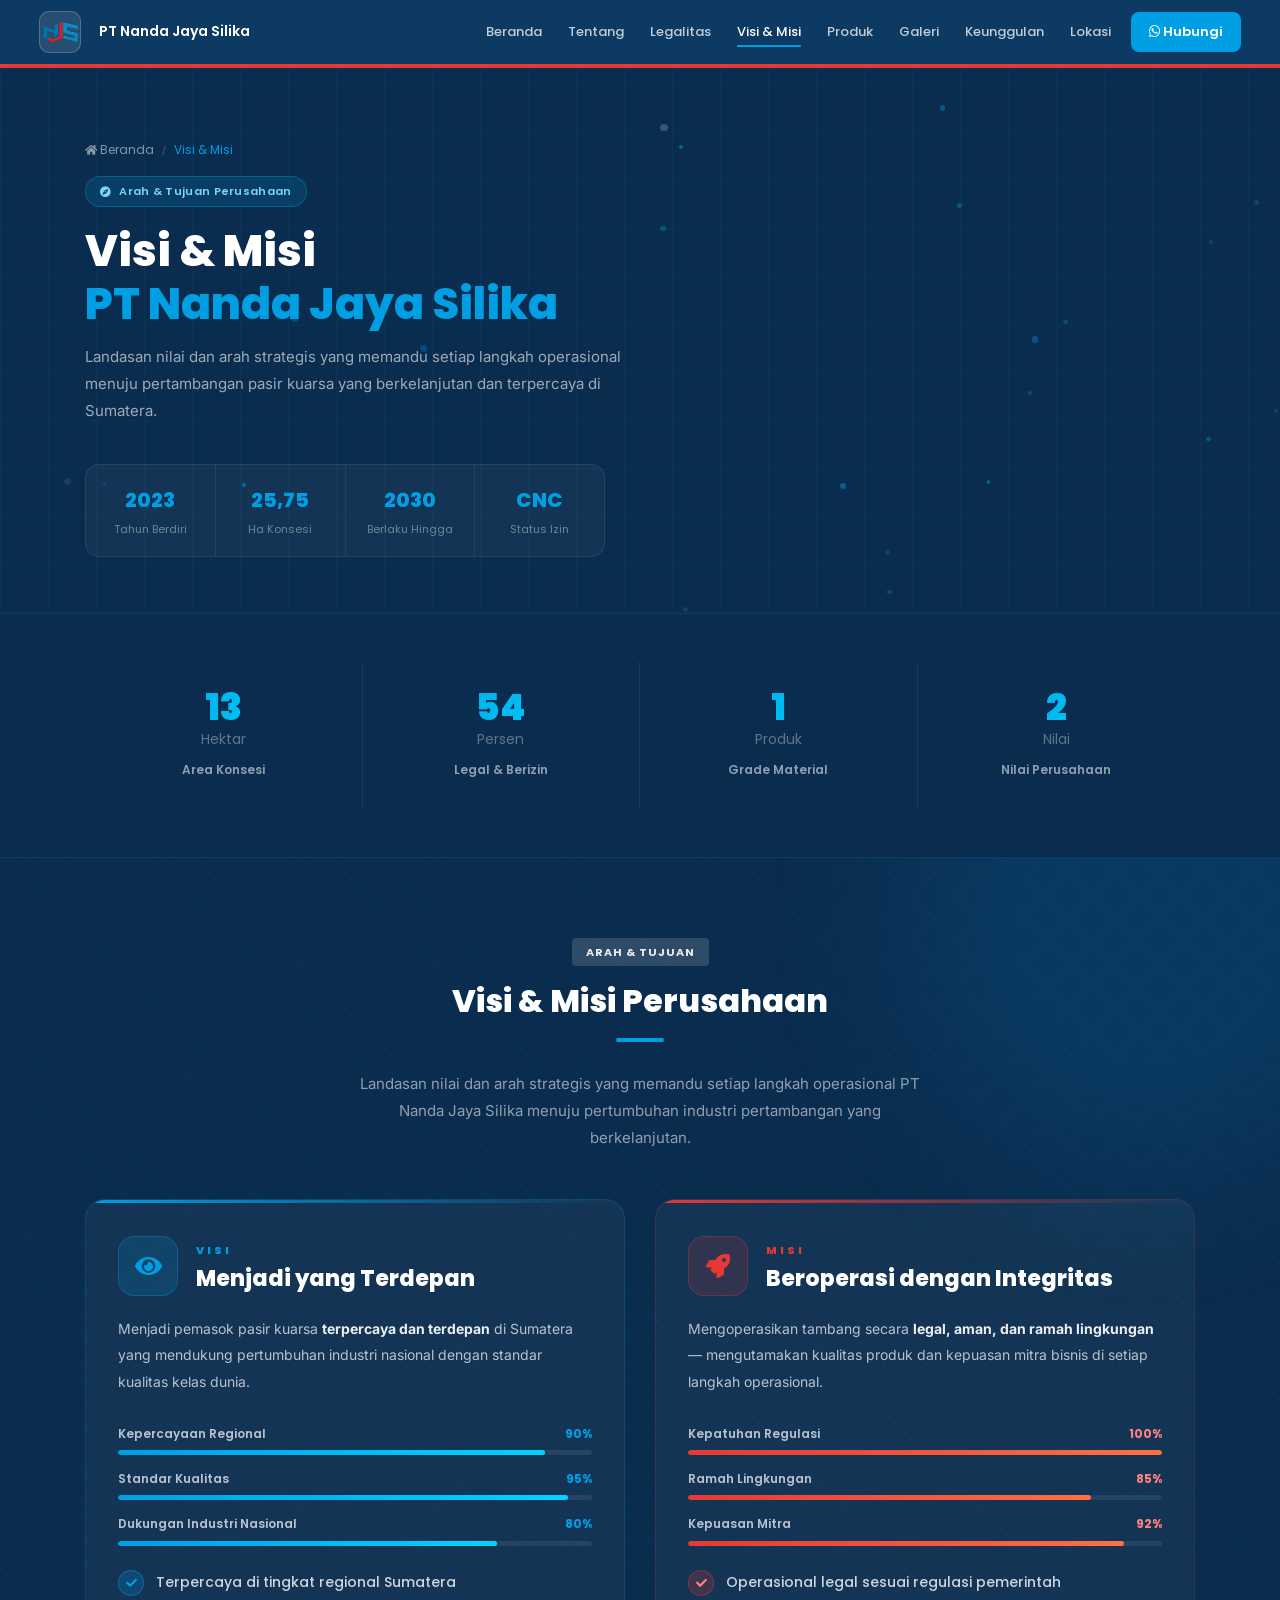
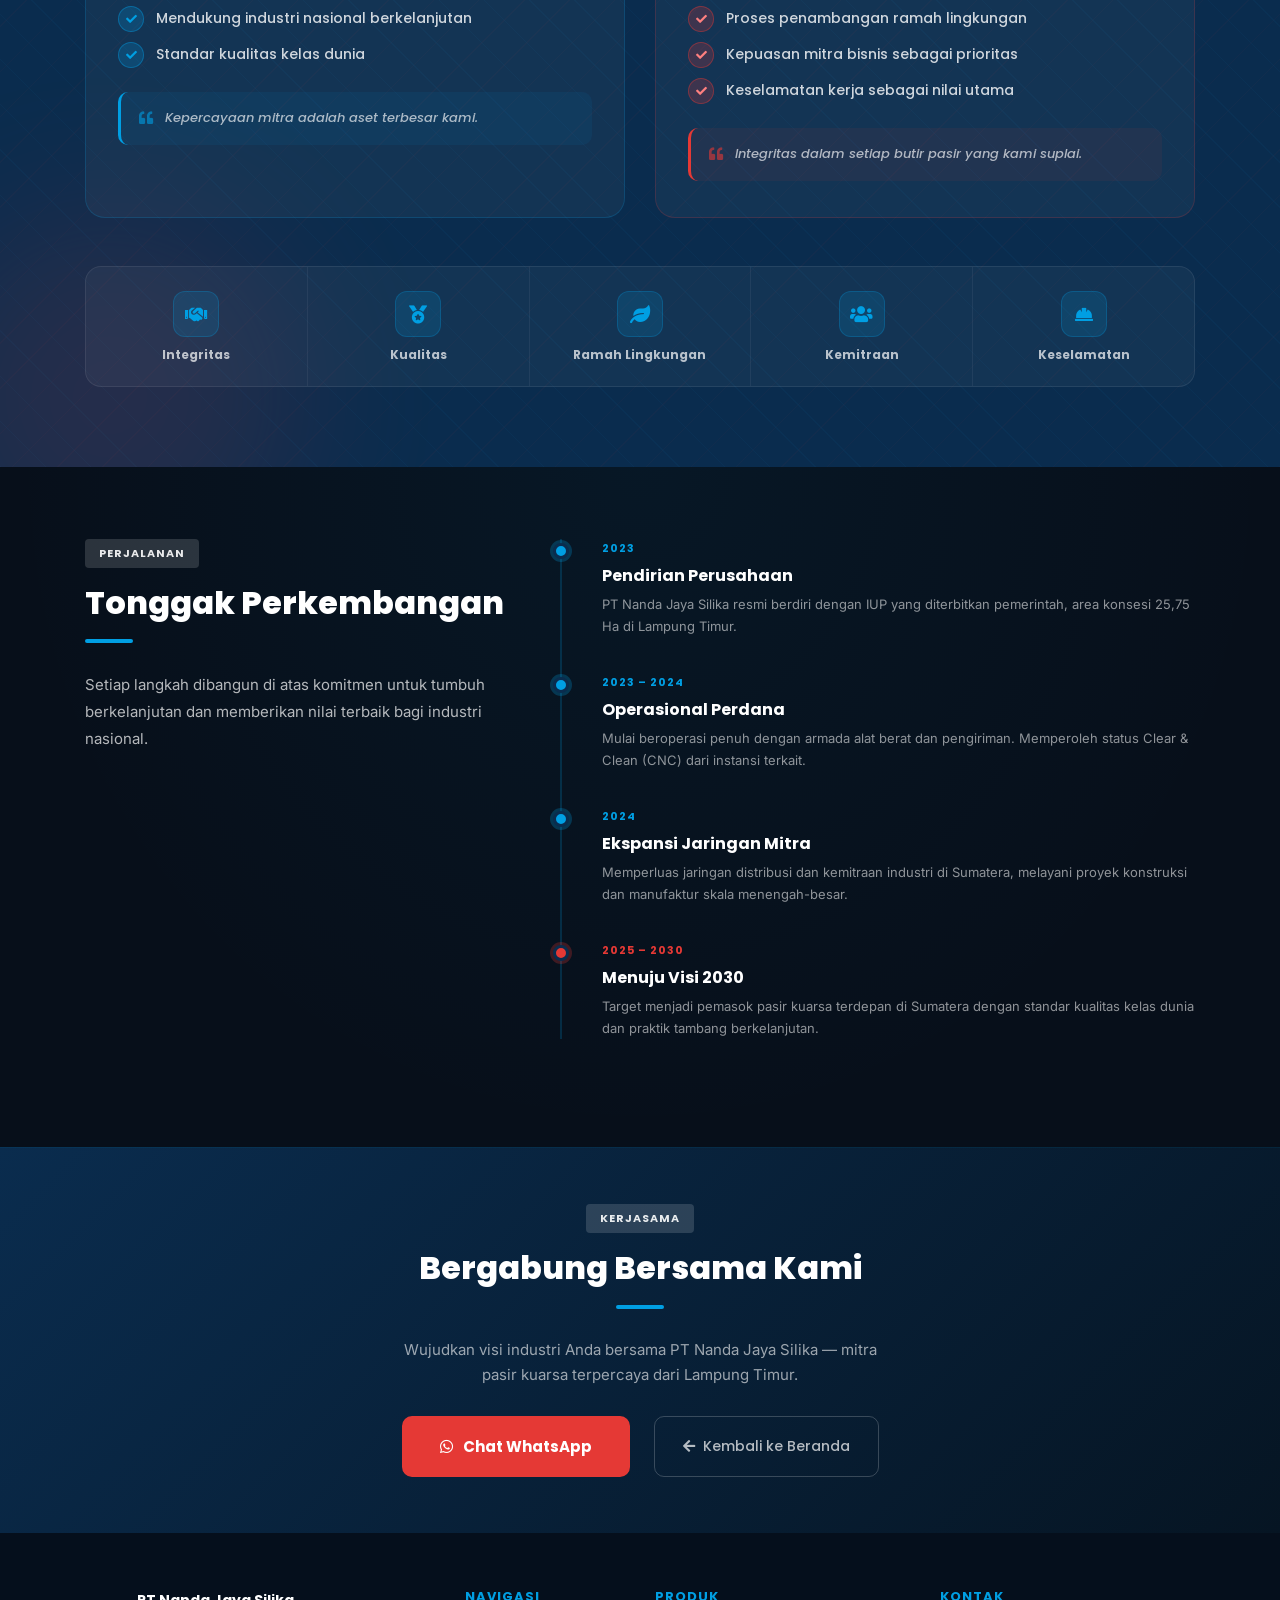
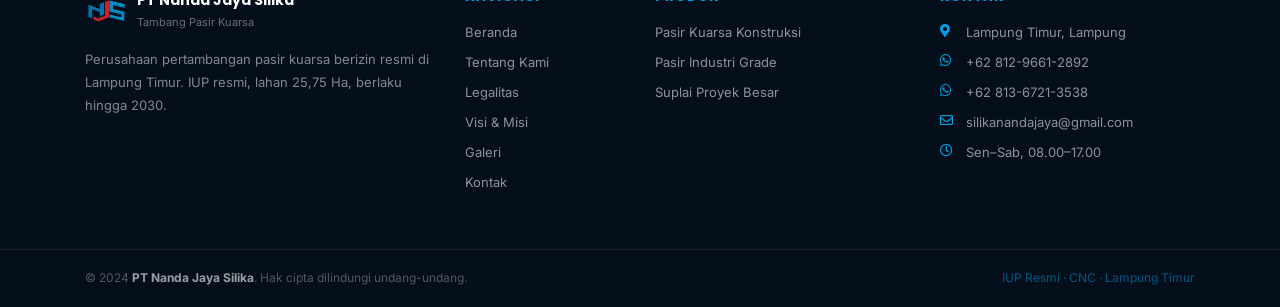
<file: visi.html>
<!DOCTYPE html>
<html lang="id">
<head>
  <meta charset="utf-8">
  <title>Visi & Misi – PT Nanda Jaya Silika</title>
  <meta name="viewport" content="width=device-width, initial-scale=1.0">
  <meta name="description" content="Visi dan Misi PT Nanda Jaya Silika – Perusahaan tambang pasir kuarsa berizin resmi di Lampung Timur.">
  <link rel="icon" href="img/logo PT Nanda Jaya Silika.jpeg" type="image/x-icon">
  <link href="https://fonts.googleapis.com/css2?family=Poppins:wght@300;400;500;600;700;800;900&family=Inter:wght@300;400;500&display=swap" rel="stylesheet">
  <link href="https://stackpath.bootstrapcdn.com/bootstrap/4.4.1/css/bootstrap.min.css" rel="stylesheet">
  <link href="https://cdnjs.cloudflare.com/ajax/libs/font-awesome/5.15.4/css/all.min.css" rel="stylesheet">
  <style>
    /* ============================================
       ROOT & BASE
       ============================================ */
    :root {
      --blue:        #009FE3;
      --blue-dark:   #0A2C4E;
      --blue-mid:    #0D3A63;
      --red:         #E53935;
      --red-dark:    #C62828;
      --white:       #FFFFFF;
      --gray-light:  #F5F7FA;
      --gray-mid:    #E0E6ED;
      --gray-text:   #3D5A73;
      --fh: 'Poppins', sans-serif;
      --fb: 'Inter', sans-serif;
      --tr: 0.3s ease;
      --ss: 0 4px 16px rgba(10,44,78,0.08);
      --sm: 0 8px 32px rgba(10,44,78,0.14);
      --sb: 0 6px 24px rgba(0,159,227,0.25);
      --rc: 16px;
    }
    *, *::before, *::after { box-sizing: border-box; margin: 0; padding: 0; }
    html { scroll-behavior: smooth; }
    body { font-family: var(--fb); font-size: 15px; color: var(--blue-dark); background: var(--white); line-height: 1.7; overflow-x: hidden; }
    h1,h2,h3,h4,h5,h6 { font-family: var(--fh); font-weight: 700; color: var(--blue-dark); }
    a { text-decoration: none; color: inherit; }
    img { max-width: 100%; display: block; }
    .red-stripe { height: 4px; background: var(--red); }

    .section-badge { display: inline-block; background: rgba(0,159,227,0.1); color: var(--blue); font-family: var(--fh); font-size: 11px; font-weight: 700; padding: 5px 14px; border-radius: 4px; letter-spacing: 1px; text-transform: uppercase; margin-bottom: 14px; }
    .section-badge--light { background: rgba(255,255,255,0.15); color: rgba(255,255,255,0.9); }
    .section-title { font-size: clamp(20px,3.5vw,32px); font-weight: 800; line-height: 1.3; margin-bottom: 4px; }
    .section-title--white { color: var(--white); }
    .section-rule { width: 48px; height: 4px; background: var(--red); border-radius: 2px; margin: 16px 0 28px; }
    .section-rule--center { margin-left: auto; margin-right: auto; }
    .section-text { font-size: 15px; color: var(--gray-text); line-height: 1.8; }
    .section-text--light { color: rgba(255,255,255,0.7); }

    /* ============================================
       ANIMATIONS
       ============================================ */
    @keyframes fadeUp     { from{opacity:0;transform:translateY(32px)}  to{opacity:1;transform:translateY(0)} }
    @keyframes fadeInLeft { from{opacity:0;transform:translateX(-40px)} to{opacity:1;transform:translateX(0)} }
    @keyframes fadeInRight{ from{opacity:0;transform:translateX(40px)}  to{opacity:1;transform:translateX(0)} }
    @keyframes revealDown { from{opacity:0;transform:translateY(-20px)} to{opacity:1;transform:translateY(0)} }
    @keyframes shimmer    { 0%{left:-100%} 100%{left:100%} }
    @keyframes floatParticle { 0%,100%{transform:translateY(0) scale(1);opacity:.6} 50%{transform:translateY(-30px) scale(1.1);opacity:.9} }
    @keyframes rotateSlow { from{transform:rotate(0deg)} to{transform:rotate(360deg)} }
    @keyframes waPulse    { 0%{transform:scale(1);opacity:.6} 100%{transform:scale(1.25);opacity:0} }
    @keyframes borderGlow { 0%,100%{box-shadow:0 0 0 0 rgba(0,159,227,0)} 50%{box-shadow:0 0 0 8px rgba(0,159,227,0.08)} }
    @keyframes pulseDot   { 0%,100%{transform:scale(1);opacity:1} 50%{transform:scale(1.3);opacity:.7} }

    .njs-reveal,.njs-fade-up,.njs-slide-right,.njs-slide-left { opacity: 0; }
    .njs-reveal.is-visible      { animation: revealDown 0.7s ease forwards; }
    .njs-fade-up.is-visible     { animation: fadeUp 0.7s ease forwards; }
    .njs-slide-right.is-visible { animation: fadeInRight 0.7s ease forwards; }
    .njs-slide-left.is-visible  { animation: fadeInLeft 0.7s ease forwards; }

    /* ============================================
       NAVBAR — Konsisten dengan index.html
       ============================================ */
/* ── NAVBAR ── */
.main-nav{background:var(--blue-mid);position:sticky;top:0;z-index:1000;transition:background var(--tr),box-shadow var(--tr)}
.main-nav.nav-scrolled{background:var(--blue-dark);box-shadow:0 4px 24px rgba(0,0,0,.25)}
.nav-inner{height:64px;padding:0 24px;display:flex;align-items:center;justify-content:space-between}
.nav-logo-compact{display:flex;align-items:center;gap:10px}
.nav-logo-container{width:42px;height:42px;display:flex;align-items:center;justify-content:center;background:rgba(255,255,255,.1);border-radius:10px;border:1px solid rgba(255,255,255,.2);overflow:hidden;flex-shrink:0}
.nav-logo-img{width:100%;height:100%;object-fit:contain}
.nav-brand-name{font-family:var(--fh);font-weight:600;font-size:14px;color:#fff;margin-left:8px}
.nav-menu{display:flex;align-items:center;gap:2px}
.nav-link-item{font-family:var(--fh);font-size:13px;font-weight:500;color:rgba(255,255,255,.75);padding:8px 12px;border-radius:6px;transition:color var(--tr);position:relative;white-space:nowrap}
.nav-link-item::after{content:'';position:absolute;bottom:4px;left:12px;right:12px;height:2px;background:var(--blue);border-radius:2px;transform:scaleX(0);transform-origin:left;transition:transform var(--tr)}
.nav-link-item:hover,.nav-link-item.active{color:#fff}
.nav-link-item:hover::after,.nav-link-item.active::after{transform:scaleX(1)}
.btn-nav-cta{font-family:var(--fh);font-size:13px;font-weight:600;color:#fff!important;background:var(--blue);padding:9px 18px;border-radius:8px;margin-left:6px;transition:background var(--tr);white-space:nowrap}
.btn-nav-cta:hover{background:var(--red);color:#fff!important}
.nav-toggler{display:flex;flex-direction:column;justify-content:center;gap:5px;width:40px;height:40px;background:transparent;border:none;cursor:pointer;padding:8px}
.nav-toggler span{display:block;width:100%;height:2px;background:#fff;border-radius:2px;transition:all var(--tr)}
.nav-toggler.open span:nth-child(1){transform:translateY(7px) rotate(45deg)}
.nav-toggler.open span:nth-child(2){opacity:0}
.nav-toggler.open span:nth-child(3){transform:translateY(-7px) rotate(-45deg)}
@media(max-width:991px){
  .nav-menu{position:fixed;top:64px;left:0;right:0;background:var(--blue-dark);flex-direction:column;align-items:stretch;padding:20px 24px 28px;gap:2px;transform:translateY(-110%);transition:transform .35s cubic-bezier(.4,0,.2,1);box-shadow:0 12px 40px rgba(0,0,0,.3);z-index:999;max-height:calc(100vh - 64px);overflow-y:auto}
  .nav-menu.is-open{transform:translateY(0)}
  .nav-link-item{padding:12px 16px;font-size:15px;color:rgba(255,255,255,.9);white-space:normal}
  .btn-nav-cta{margin:12px 0 0;text-align:center;padding:12px;font-size:15px;display:block}
  .nav-inner{padding:0 16px}
}


    /* ============================================
       PAGE HERO
       ============================================ */
    .page-hero {
      background: var(--blue-dark);
      padding: 72px 0 56px;
      position: relative; overflow: hidden;
    }
    .page-hero::before {
      content: ''; position: absolute; inset: 0;
      background-image:
        repeating-linear-gradient(0deg,rgba(0,159,227,.06) 0,rgba(0,159,227,.06) 1px,transparent 0,transparent 48px),
        repeating-linear-gradient(90deg,rgba(0,159,227,.06) 0,rgba(0,159,227,.06) 1px,transparent 0,transparent 48px);
    }
    .hero-particles { position: absolute; inset: 0; overflow: hidden; pointer-events: none; z-index: 1; }
    .hero-particle { position: absolute; width: 6px; height: 6px; border-radius: 50%; background: var(--blue); opacity: 0; }
    .page-hero-content { position: relative; z-index: 2; }
    .page-hero-title { font-family: var(--fh); font-size: clamp(26px,4vw,44px); font-weight: 800; color: #fff; margin-bottom: 8px; line-height: 1.2; }
    .page-hero-title .accent { color: var(--blue); }
    .page-hero-sub { font-size: 15px; color: rgba(255,255,255,.6); max-width: 560px; line-height: 1.8; margin-top: 12px; }
    .page-hero-badge {
      display: inline-flex; align-items: center; gap: 8px;
      background: rgba(0,159,227,.15); border: 1px solid rgba(0,159,227,.35);
      color: #7DD4F5; font-family: var(--fh); font-size: 11px; font-weight: 600;
      padding: 5px 14px; border-radius: 20px; margin-bottom: 18px; letter-spacing: .3px;
    }
    .breadcrumb-njs { display: flex; align-items: center; gap: 8px; margin-bottom: 16px; flex-wrap: wrap; }
    .breadcrumb-njs a { font-family: var(--fh); font-size: 12px; color: rgba(255,255,255,.5); transition: color var(--tr); }
    .breadcrumb-njs a:hover { color: var(--blue); }
    .breadcrumb-njs span { color: rgba(255,255,255,.25); font-size: 11px; }
    .breadcrumb-njs .current { font-family: var(--fh); font-size: 12px; color: var(--blue); }
    .hero-stats-strip {
      display: flex; gap: 0; margin-top: 40px;
      background: rgba(255,255,255,0.04); border: 1px solid rgba(255,255,255,0.08);
      border-radius: 14px; overflow: hidden; max-width: 520px;
    }
    .hstrip-item { flex: 1; padding: 18px 16px; text-align: center; border-right: 1px solid rgba(255,255,255,0.07); transition: background var(--tr); }
    .hstrip-item:last-child { border-right: none; }
    .hstrip-item:hover { background: rgba(0,159,227,0.08); }
    .hstrip-num { font-family: var(--fh); font-size: 20px; font-weight: 800; color: var(--blue); }
    .hstrip-label { font-size: 11px; color: rgba(255,255,255,0.4); margin-top: 3px; font-family: var(--fh); }
    @media (max-width:767px) { .page-hero { padding: 48px 0 36px; } .hero-stats-strip { max-width: 100%; } }

    /* ============================================
       VISI MISI SECTION
       ============================================ */
    .visi-misi-section { padding: 80px 0; background: var(--blue-dark); position: relative; overflow: hidden; }
    .vm-bg-pattern {
      position: absolute; inset: 0;
      background-image:
        repeating-linear-gradient(45deg, rgba(0,159,227,0.04) 0, rgba(0,159,227,0.04) 1px, transparent 0, transparent 32px),
        repeating-linear-gradient(-45deg, rgba(229,57,53,0.03) 0, rgba(229,57,53,0.03) 1px, transparent 0, transparent 32px);
    }
    .vm-orb { position: absolute; border-radius: 50%; pointer-events: none; filter: blur(80px); opacity: 0.12; }
    .vm-orb--blue { width: 500px; height: 500px; background: var(--blue); top: -180px; right: -120px; animation: rotateSlow 30s linear infinite; }
    .vm-orb--red  { width: 380px; height: 380px; background: var(--red); bottom: -120px; left: -80px; animation: rotateSlow 40s linear infinite reverse; }
    .vm-intro-text { font-size: 15px; color: rgba(255,255,255,0.55); max-width: 560px; margin: 0 auto; line-height: 1.8; }

    .vm-section-card {
      background: rgba(255,255,255,0.04); border-radius: 20px;
      padding: 36px 32px; height: 100%;
      position: relative; overflow: hidden;
      transition: transform var(--tr), box-shadow var(--tr), border-color 0.4s ease;
    }
    .vm-section-card::before { content: ''; position: absolute; top: 0; left: 0; right: 0; height: 3px; }
    .vm-visi { border: 1px solid rgba(0,159,227,0.2); }
    .vm-visi::before { background: linear-gradient(90deg,var(--blue),transparent); }
    .vm-misi { border: 1px solid rgba(229,57,53,0.2); }
    .vm-misi::before { background: linear-gradient(90deg,var(--red),transparent); }
    .vm-section-card:hover { transform: translateY(-6px); box-shadow: 0 24px 56px rgba(0,0,0,0.35); animation: borderGlow 2s ease infinite; }
    .vm-visi:hover { border-color: rgba(0,159,227,0.5); }
    .vm-misi:hover  { border-color: rgba(229,57,53,0.4); }

    .vm-card-shimmer { position: absolute; top: 0; left: -100%; width: 100%; height: 3px; background: linear-gradient(90deg, transparent 0%, rgba(255,255,255,0.5) 50%, transparent 100%); }
    .vm-section-card:hover .vm-card-shimmer { animation: shimmer 1.5s linear; }

    .vm-card-header { display: flex; align-items: flex-start; gap: 18px; margin-bottom: 20px; }
    .vm-section-icon {
      width: 60px; height: 60px; border-radius: 16px;
      background: rgba(0,159,227,0.15); border: 1px solid rgba(0,159,227,0.3);
      display: flex; align-items: center; justify-content: center;
      font-size: 24px; color: var(--blue); flex-shrink: 0;
      transition: transform 0.4s ease, box-shadow 0.4s ease;
    }
    .vm-section-card:hover .vm-section-icon { transform: scale(1.1) rotate(-4deg); box-shadow: 0 8px 28px rgba(0,159,227,0.3); }
    .vm-section-icon--red { background: rgba(229,57,53,0.15); border-color: rgba(229,57,53,0.3); color: var(--red); }
    .vm-section-card:hover .vm-section-icon--red { box-shadow: 0 8px 28px rgba(229,57,53,0.3); }
    .vm-section-tag { display: inline-block; font-family: var(--fh); font-size: 11px; font-weight: 800; letter-spacing: 3px; text-transform: uppercase; color: var(--blue); margin-bottom: 6px; }
    .vm-section-tag--red { color: var(--red); }
    .vm-section-heading { font-family: var(--fh); font-size: 22px; font-weight: 800; color: var(--white); margin: 0; line-height: 1.2; }
    .vm-section-text { font-size: 14px; color: rgba(255,255,255,0.7); line-height: 1.9; margin-bottom: 22px; }
    .vm-section-text strong { color: rgba(255,255,255,0.92); }

    .vm-pillar-list { display: flex; flex-direction: column; gap: 10px; margin-bottom: 24px; }
    .vm-pillar {
      display: flex; align-items: center; gap: 12px;
      font-size: 14px; color: rgba(255,255,255,0.8);
      font-family: var(--fh); font-weight: 500;
      opacity: 0; transform: translateX(-16px);
      transition: opacity 0.5s ease, transform 0.5s ease;
    }
    .vm-pillar.pillar-visible { opacity: 1; transform: translateX(0); }
    .vm-pillar-icon {
      width: 26px; height: 26px; border-radius: 50%;
      background: rgba(0,159,227,0.2); border: 1px solid rgba(0,159,227,0.4);
      display: flex; align-items: center; justify-content: center;
      color: var(--blue); font-size: 11px; flex-shrink: 0;
    }
    .vm-pillar-icon--red { background: rgba(229,57,53,0.2); border-color: rgba(229,57,53,0.4); color: #FF8080; }

    .vm-quote {
      display: flex; align-items: flex-start; gap: 12px;
      padding: 16px 18px; background: rgba(0,159,227,0.07);
      border-radius: 10px; border-left: 3px solid var(--blue);
      transition: background var(--tr);
    }
    .vm-quote:hover { background: rgba(0,159,227,0.12); }
    .vm-quote--red { background: rgba(229,57,53,0.07); border-left-color: var(--red); }
    .vm-quote--red:hover { background: rgba(229,57,53,0.12); }
    .vm-quote-icon { color: var(--blue); font-size: 14px; flex-shrink: 0; margin-top: 3px; opacity: 0.6; }
    .vm-quote--red .vm-quote-icon { color: var(--red); }
    .vm-quote span { font-size: 13px; font-style: italic; color: rgba(255,255,255,0.65); line-height: 1.6; font-family: var(--fh); font-weight: 500; }

    /* Progress Bars */
    .vm-progress-section { margin-top: 28px; margin-bottom: 24px; }
    .vm-progress-item { margin-bottom: 14px; }
    .vm-progress-label { display: flex; justify-content: space-between; align-items: center; font-family: var(--fh); font-size: 12px; font-weight: 600; color: rgba(255,255,255,0.7); margin-bottom: 6px; }
    .vm-progress-pct { color: var(--blue); font-weight: 700; }
    .vm-progress-pct--red { color: #FF8080; }
    .vm-progress-track { height: 5px; background: rgba(255,255,255,0.08); border-radius: 10px; overflow: hidden; }
    .vm-progress-fill { height: 100%; border-radius: 10px; width: 0%; transition: width 1.4s cubic-bezier(0.22,0.61,0.36,1); }
    .vm-progress-fill--blue { background: linear-gradient(90deg, var(--blue), #00D4FF); }
    .vm-progress-fill--red  { background: linear-gradient(90deg, var(--red), #FF7043); }

    /* Values bar */
    .vm-values-row { display: flex; gap: 0; margin-top: 48px; background: rgba(255,255,255,0.04); border: 1px solid rgba(255,255,255,0.08); border-radius: 16px; overflow: hidden; }
    .vm-value-item {
      flex: 1; display: flex; flex-direction: column; align-items: center; padding: 24px 12px; gap: 10px;
      transition: background var(--tr), transform 0.3s ease; border-right: 1px solid rgba(255,255,255,0.06); cursor: default;
    }
    .vm-value-item:last-child { border-right: none; }
    .vm-value-item:hover { background: rgba(0,159,227,0.1); transform: translateY(-3px); }
    .vm-value-icon {
      width: 46px; height: 46px; border-radius: 12px;
      background: rgba(0,159,227,0.15); border: 1px solid rgba(0,159,227,0.25);
      display: flex; align-items: center; justify-content: center;
      font-size: 18px; color: var(--blue); transition: transform 0.3s ease, box-shadow 0.3s ease;
    }
    .vm-value-item:hover .vm-value-icon { transform: scale(1.15) rotate(-5deg); box-shadow: 0 6px 20px rgba(0,159,227,0.3); }
    .vm-value-label { font-family: var(--fh); font-size: 12px; font-weight: 700; color: rgba(255,255,255,0.7); text-align: center; line-height: 1.3; }

    /* Timeline */
    .vm-timeline-section { padding: 72px 0; background: #070F1A; position: relative; overflow: hidden; }
    .vm-timeline-bg { position: absolute; inset: 0; background: radial-gradient(ellipse at 50% 0%, rgba(0,159,227,0.06) 0%, transparent 70%); }
    .timeline-track { position: relative; padding-left: 40px; border-left: 2px solid rgba(0,159,227,0.2); }
    .timeline-item { position: relative; margin-bottom: 36px; opacity: 0; transform: translateX(-20px); transition: opacity 0.6s ease, transform 0.6s ease; }
    .timeline-item.is-visible { opacity: 1; transform: translateX(0); }
    .timeline-dot { position: absolute; left: -49px; top: 4px; width: 16px; height: 16px; border-radius: 50%; background: var(--blue); border: 3px solid var(--blue-dark); box-shadow: 0 0 0 3px rgba(0,159,227,0.25); animation: pulseDot 2.5s ease infinite; }
    .timeline-dot--red { background: var(--red); box-shadow: 0 0 0 3px rgba(229,57,53,0.25); }
    .timeline-year { font-family: var(--fh); font-size: 11px; font-weight: 700; color: var(--blue); letter-spacing: 1px; text-transform: uppercase; margin-bottom: 4px; }
    .timeline-year--red { color: var(--red); }
    .timeline-title { font-family: var(--fh); font-size: 16px; font-weight: 700; color: var(--white); margin-bottom: 4px; }
    .timeline-desc { font-size: 13px; color: rgba(255,255,255,0.55); line-height: 1.7; }

    /* Counter */
    .vm-counter-section { background: var(--blue-dark); border-top: 1px solid rgba(0,159,227,0.15); border-bottom: 1px solid rgba(0,159,227,0.15); padding: 48px 0; }
    .counter-grid { display: grid; grid-template-columns: repeat(4,1fr); gap: 0; }
    .counter-item { padding: 28px 20px; text-align: center; border-right: 1px solid rgba(255,255,255,0.07); transition: background var(--tr); }
    .counter-item:last-child { border-right: none; }
    .counter-item:hover { background: rgba(0,159,227,0.06); }
    .counter-num { font-family: var(--fh); font-size: 36px; font-weight: 900; color: var(--blue); line-height: 1; background: linear-gradient(135deg, var(--blue), #00D4FF); -webkit-background-clip: text; -webkit-text-fill-color: transparent; background-clip: text; }
    .counter-unit { font-family: var(--fh); font-size: 14px; color: rgba(255,255,255,0.35); margin-top: 2px; }
    .counter-label { font-family: var(--fh); font-size: 12px; font-weight: 600; color: rgba(255,255,255,0.55); margin-top: 8px; }

    /* CTA */
    .vm-cta-strip { background: linear-gradient(135deg, var(--blue-dark) 0%, #061523 100%); padding: 56px 0; border-top: 1px solid rgba(0,159,227,0.12); }
    .vm-cta-strip .section-title--white { margin-bottom: 12px; }
    .vm-cta-strip p { color: rgba(255,255,255,0.6); font-size: 15px; margin-bottom: 28px; max-width: 480px; margin-left: auto; margin-right: auto; }
    .btn-cta-main { display: inline-flex; align-items: center; gap: 10px; background: var(--red); color: var(--white); font-family: var(--fh); font-weight: 700; font-size: 15px; padding: 16px 36px; border-radius: 10px; transition: all var(--tr); border: 2px solid var(--red); cursor:pointer; }
    .btn-cta-main:hover { background: var(--red-dark); border-color: var(--red-dark); color: var(--white); transform: translateY(-2px); box-shadow: 0 8px 28px rgba(229,57,53,0.4); }
    .btn-cta-secondary { display: inline-flex; align-items: center; gap: 8px; background: transparent; color: rgba(255,255,255,0.7); font-family: var(--fh); font-weight: 500; font-size: 14px; padding: 16px 28px; border-radius: 10px; border: 1.5px solid rgba(255,255,255,0.2); transition: all var(--tr); margin-left: 12px; }
    .btn-cta-secondary:hover { color: var(--white); border-color: rgba(255,255,255,0.45); background: rgba(255,255,255,0.05); }

    /* ============================================
       FOOTER
       ============================================ */
    .site-footer { background: #050F1C; padding: 56px 0 0; color: rgba(255,255,255,0.6); }
    .footer-logo-img { width: 42px; height: 42px; object-fit: contain; }
    .footer-brand-name { font-family: var(--fh); font-weight: 700; font-size: 14px; color: var(--white); }
    .footer-brand-tag { font-size: 11px; color: rgba(255,255,255,0.4); }
    .footer-about { font-size: 13px; line-height: 1.8; color: rgba(255,255,255,0.5); margin-top: 4px; }
    .footer-heading { font-family: var(--fh); font-size: 13px; font-weight: 700; color: var(--blue); text-transform: uppercase; letter-spacing: 1px; margin-bottom: 16px; }
    .footer-links { list-style: none; padding: 0; display: flex; flex-direction: column; gap: 8px; }
    .footer-links a,.footer-links li { font-size: 13px; color: rgba(255,255,255,0.55); transition: color var(--tr); }
    .footer-links a:hover { color: var(--blue); }
    .footer-links--contact li { display: flex; align-items: flex-start; gap: 10px; }
    .footer-links--contact i { color: var(--blue); width: 16px; flex-shrink: 0; margin-top: 3px; }
    .footer-bottom { margin-top: 40px; padding: 18px 0; border-top: 1px solid rgba(255,255,255,0.07); }
    .footer-bottom p { margin: 0; font-size: 12px; color: rgba(255,255,255,0.3); }
    .footer-bottom strong { color: rgba(255,255,255,0.6); }
    .footer-bottom-right { color: rgba(0,159,227,0.5) !important; }

    /* ============================================
       FLOATING BUTTONS
       ============================================ */
    .back-to-top { position: fixed; right: 24px; bottom: 32px; z-index: 9999; width: 46px; height: 46px; border-radius: 12px; background: var(--blue); color: var(--white); display: flex; align-items: center; justify-content: center; font-size: 16px; opacity: 0; pointer-events: none; transition: all var(--tr); box-shadow: 0 4px 16px rgba(0,159,227,0.4); }
    .back-to-top.visible { opacity: 1; pointer-events: auto; }
    .back-to-top:hover { background: var(--red); color: var(--white); transform: translateY(-3px); }
    .wa-float { position: fixed; left: 24px; bottom: 32px; z-index: 9998; display: flex; align-items: center; gap: 0; opacity: 0; pointer-events: none; transform: translateY(16px); transition: opacity 0.4s ease, transform 0.4s ease; }
    .wa-float.visible { opacity: 1; pointer-events: auto; transform: translateY(0); }
    .wa-float-icon { width: 54px; height: 54px; border-radius: 16px; background: #25D366; color: white; display: flex; align-items: center; justify-content: center; font-size: 26px; flex-shrink: 0; box-shadow: 0 4px 20px rgba(37,211,102,0.45), 0 0 40px rgba(37,211,102,0.2); transition: transform 0.3s ease, box-shadow 0.3s ease, background 0.3s ease; border: 2px solid rgba(255,255,255,0.2); position: relative; }
    .wa-float-icon::before { content: ''; position: absolute; inset: -4px; border-radius: 20px; border: 2px solid rgba(37,211,102,0.4); animation: waPulse 2s ease-out infinite; }
    .wa-float-tooltip { background: var(--blue-dark); color: white; font-family: var(--fh); font-size: 13px; font-weight: 600; padding: 8px 14px; border-radius: 0 10px 10px 0; white-space: nowrap; opacity: 0; transform: translateX(-8px); pointer-events: none; transition: opacity 0.25s ease, transform 0.25s ease; border: 1px solid rgba(255,255,255,0.08); border-left: none; box-shadow: 2px 4px 16px rgba(0,0,0,0.2); margin-left: -2px; }
    .wa-float:hover .wa-float-icon { transform: scale(1.06); background: #20BD5A; box-shadow: 0 6px 28px rgba(37,211,102,0.6); }
    .wa-float:hover .wa-float-tooltip { opacity: 1; transform: translateX(0); }

    /* ============================================
       WA POPUP (2 Admin)
       ============================================ */
    .wa-popup-overlay{position:fixed;inset:0;background:rgba(5,15,28,.55);z-index:10000;display:flex;align-items:center;justify-content:center;padding:20px;opacity:0;pointer-events:none;transition:opacity .3s ease;backdrop-filter:blur(6px);-webkit-backdrop-filter:blur(6px)}
    .wa-popup-overlay.is-open{opacity:1;pointer-events:auto}
    .wa-popup-card{background:#fff;border-radius:20px;width:100%;max-width:380px;overflow:hidden;box-shadow:0 24px 64px rgba(0,0,0,.35);transform:scale(.88) translateY(24px);transition:transform .35s cubic-bezier(.22,.61,.36,1);position:relative}
    .wa-popup-overlay.is-open .wa-popup-card{transform:scale(1) translateY(0)}
    .wa-popup-close{position:absolute;top:14px;right:14px;width:32px;height:32px;border-radius:50%;background:rgba(255,255,255,.15);border:none;color:rgba(255,255,255,.8);font-size:14px;cursor:pointer;display:flex;align-items:center;justify-content:center;transition:all var(--tr);z-index:2;backdrop-filter:blur(4px)}
    .wa-popup-close:hover{background:rgba(255,255,255,.3);color:#fff}
    .wa-popup-header{background:linear-gradient(135deg,#075E54 0%,#128C7E 100%);padding:30px 24px 24px;text-align:center;position:relative}
    .wa-popup-header::after{content:'';position:absolute;bottom:-12px;left:50%;transform:translateX(-50%);width:24px;height:12px;background:#fff;clip-path:polygon(0 0,100% 0,50% 100%)}
    .wa-popup-header-icon{width:56px;height:56px;border-radius:50%;background:rgba(37,211,102,.2);border:2px solid rgba(37,211,102,.4);display:flex;align-items:center;justify-content:center;margin:0 auto 12px;font-size:28px;color:#25D366;filter:drop-shadow(0 4px 12px rgba(37,211,102,.35))}
    .wa-popup-header h4{font-family:var(--fh);font-size:18px;font-weight:800;color:#fff;margin:0 0 4px}
    .wa-popup-header p{font-size:13px;color:rgba(255,255,255,.65);margin:0;line-height:1.5}
    .wa-popup-options{padding:20px 16px 16px}
    .wa-popup-option{display:flex;align-items:center;gap:14px;padding:16px 18px;border-radius:14px;background:#fff;border:1.5px solid var(--gray-mid);transition:all var(--tr);margin-bottom:10px;color:inherit;text-decoration:none;cursor:pointer;position:relative;overflow:hidden}
    .wa-popup-option:last-child{margin-bottom:0}
    .wa-popup-option:hover{border-color:#25D366;transform:translateX(4px);box-shadow:0 4px 20px rgba(37,211,102,.18)}
    .wa-popup-option-icon{width:46px;height:46px;border-radius:12px;background:rgba(37,211,102,.1);border:1px solid rgba(37,211,102,.2);display:flex;align-items:center;justify-content:center;font-size:22px;color:#25D366;flex-shrink:0}
    .wa-popup-option-info{flex:1;display:flex;flex-direction:column;gap:2px}
    .wa-popup-option-label{font-family:var(--fh);font-size:14px;font-weight:700;color:var(--blue-dark)}
    .wa-popup-option-number{font-size:13px;color:var(--gray-text);font-family:var(--fb)}
    .wa-popup-option-arrow{color:var(--gray-mid);font-size:12px;transition:color var(--tr),transform var(--tr)}
    .wa-popup-option:hover .wa-popup-option-arrow{color:#25D366;transform:translateX(3px)}
    .wa-popup-footer{text-align:center;padding:0 16px 16px;font-size:11px;color:var(--gray-text);font-family:var(--fh)}

    /* ============================================
       RESPONSIVE
       ============================================ */
    @media (max-width:767px) {
      .visi-misi-section { padding: 56px 0; }
      .vm-section-card { padding: 24px 20px; }
      .vm-section-heading { font-size: 18px; }
      .vm-section-text { font-size: 13px; }
      .vm-values-row { flex-wrap: wrap; }
      .vm-value-item { flex: 0 0 33.33%; border-bottom: 1px solid rgba(255,255,255,0.06); }
      .counter-grid { grid-template-columns: repeat(2,1fr); }
      .counter-item { border-bottom: 1px solid rgba(255,255,255,0.07); }
      .btn-cta-secondary { margin-left: 0; margin-top: 12px; }
      .wa-float { left: 16px; bottom: 24px; }
      .wa-float-icon { width: 48px; height: 48px; font-size: 22px; border-radius: 14px; }
      .wa-float-tooltip { font-size: 12px; padding: 7px 12px; }
      .back-to-top { right: 16px; bottom: 24px; }
      .footer-bottom .d-flex { flex-direction: column; text-align: center; gap: 6px; }
      .wa-popup-card{max-width:340px}
    }
    @media (max-width:480px) {
      .vm-value-item { flex: 0 0 50%; }
      .vm-card-header { gap: 12px; }
      .vm-section-icon { width: 48px; height: 48px; font-size: 20px; }
      .vm-section-heading { font-size: 17px; }
      .counter-num { font-size: 28px; }
    }
  </style>
</head>
<body>

<!-- ============================================
     NAVBAR — Konsisten dengan index.html
     ============================================ -->
<nav class="main-nav" id="mainNav">
    <div class="container-fluid">
        <div class="nav-inner">
            <a class="nav-logo-compact d-flex align-items-center" href="index.html">
                <div class="nav-logo-container">
                    <img src="img/pt-njs.png" alt="NJS" class="nav-logo-img">
                </div>
                <span class="nav-brand-name d-none d-lg-inline">PT Nanda Jaya Silika</span>
            </a>
            <button class="nav-toggler d-lg-none" id="navToggler" aria-label="Toggle menu">
                <span></span><span></span><span></span>
            </button>
            <div class="nav-menu" id="navMenu">
                <a href="index.html"       class="nav-link-item">Beranda</a>
                <a href="tentang.html"     class="nav-link-item">Tentang</a>
                <a href="legalitas.html"   class="nav-link-item">Legalitas</a>
                <a href="visi.html"        class="nav-link-item active">Visi &amp; Misi</a>
                <a href="produk.html"      class="nav-link-item">Produk</a>
                <a href="galeri.html"      class="nav-link-item">Galeri</a>
                <a href="keunggulan.html"  class="nav-link-item">Keunggulan</a>
                <a href="lokasi.html"      class="nav-link-item">Lokasi</a>
                <a href="kontak.html"      class="btn-nav-cta"><i class="fab fa-whatsapp"></i> Hubungi</a>
            </div>
        </div>
    </div>
</nav>


<div class="red-stripe"></div>

<!-- ============================================
     PAGE HERO
     ============================================ -->
<section class="page-hero">
    <div class="hero-particles" id="heroParticles"></div>
    <div class="container">
        <div class="page-hero-content njs-reveal">
            <nav class="breadcrumb-njs" aria-label="Breadcrumb">
                <a href="index.html"><i class="fas fa-home" style="font-size:11px"></i> Beranda</a>
                <span>/</span>
                <span class="current">Visi &amp; Misi</span>
            </nav>
            <div class="page-hero-badge"><i class="fas fa-compass"></i> Arah &amp; Tujuan Perusahaan</div>
            <h1 class="page-hero-title">Visi &amp; Misi<br><span class="accent">PT Nanda Jaya Silika</span></h1>
            <p class="page-hero-sub">Landasan nilai dan arah strategis yang memandu setiap langkah operasional menuju pertambangan pasir kuarsa yang berkelanjutan dan terpercaya di Sumatera.</p>
            <div class="hero-stats-strip">
                <div class="hstrip-item"><div class="hstrip-num">2023</div><div class="hstrip-label">Tahun Berdiri</div></div>
                <div class="hstrip-item"><div class="hstrip-num">25,75</div><div class="hstrip-label">Ha Konsesi</div></div>
                <div class="hstrip-item"><div class="hstrip-num">2030</div><div class="hstrip-label">Berlaku Hingga</div></div>
                <div class="hstrip-item"><div class="hstrip-num">CNC</div><div class="hstrip-label">Status Izin</div></div>
            </div>
        </div>
    </div>
</section>

<!-- ============================================
     COUNTER STATS
     ============================================ -->
<div class="vm-counter-section">
    <div class="container">
        <div class="counter-grid">
            <div class="counter-item njs-fade-up">
                <div class="counter-num" data-target="25">0</div>
                <div class="counter-unit">Hektar</div>
                <div class="counter-label">Area Konsesi</div>
            </div>
            <div class="counter-item njs-fade-up" style="animation-delay:.1s">
                <div class="counter-num" data-target="100">0</div>
                <div class="counter-unit">Persen</div>
                <div class="counter-label">Legal &amp; Berizin</div>
            </div>
            <div class="counter-item njs-fade-up" style="animation-delay:.2s">
                <div class="counter-num" data-target="3">0</div>
                <div class="counter-unit">Produk</div>
                <div class="counter-label">Grade Material</div>
            </div>
            <div class="counter-item njs-fade-up" style="animation-delay:.3s">
                <div class="counter-num" data-target="5">0</div>
                <div class="counter-unit">Nilai</div>
                <div class="counter-label">Nilai Perusahaan</div>
            </div>
        </div>
    </div>
</div>

<!-- ============================================
     VISI & MISI CARDS
     ============================================ -->
<section class="visi-misi-section">
    <div class="vm-bg-pattern"></div>
    <div class="vm-orb vm-orb--blue"></div>
    <div class="vm-orb vm-orb--red"></div>
    <div class="container position-relative" style="z-index:2">
        <div class="text-center mb-5 njs-fade-up">
            <div class="section-badge section-badge--light">Arah &amp; Tujuan</div>
            <h2 class="section-title section-title--white">Visi &amp; Misi Perusahaan</h2>
            <div class="section-rule section-rule--center" style="background:var(--blue);"></div>
            <p class="vm-intro-text">Landasan nilai dan arah strategis yang memandu setiap langkah operasional PT Nanda Jaya Silika menuju pertumbuhan industri pertambangan yang berkelanjutan.</p>
        </div>
        <div class="row">
            <div class="col-lg-6 mb-4 mb-lg-0 njs-slide-right">
                <div class="vm-section-card vm-visi">
                    <div class="vm-card-shimmer"></div>
                    <div class="vm-card-header">
                        <div class="vm-section-icon"><i class="fas fa-eye"></i></div>
                        <div><div class="vm-section-tag">VISI</div><h3 class="vm-section-heading">Menjadi yang Terdepan</h3></div>
                    </div>
                    <p class="vm-section-text">Menjadi pemasok pasir kuarsa <strong>terpercaya dan terdepan</strong> di Sumatera yang mendukung pertumbuhan industri nasional dengan standar kualitas kelas dunia.</p>
                    <div class="vm-progress-section">
                        <div class="vm-progress-item"><div class="vm-progress-label"><span>Kepercayaan Regional</span><span class="vm-progress-pct">90%</span></div><div class="vm-progress-track"><div class="vm-progress-fill vm-progress-fill--blue" data-width="90"></div></div></div>
                        <div class="vm-progress-item"><div class="vm-progress-label"><span>Standar Kualitas</span><span class="vm-progress-pct">95%</span></div><div class="vm-progress-track"><div class="vm-progress-fill vm-progress-fill--blue" data-width="95"></div></div></div>
                        <div class="vm-progress-item"><div class="vm-progress-label"><span>Dukungan Industri Nasional</span><span class="vm-progress-pct">80%</span></div><div class="vm-progress-track"><div class="vm-progress-fill vm-progress-fill--blue" data-width="80"></div></div></div>
                    </div>
                    <div class="vm-pillar-list">
                        <div class="vm-pillar"><div class="vm-pillar-icon"><i class="fas fa-check"></i></div><span>Terpercaya di tingkat regional Sumatera</span></div>
                        <div class="vm-pillar"><div class="vm-pillar-icon"><i class="fas fa-check"></i></div><span>Mendukung industri nasional berkelanjutan</span></div>
                        <div class="vm-pillar"><div class="vm-pillar-icon"><i class="fas fa-check"></i></div><span>Standar kualitas kelas dunia</span></div>
                    </div>
                    <div class="vm-quote"><i class="fas fa-quote-left vm-quote-icon"></i><span>Kepercayaan mitra adalah aset terbesar kami.</span></div>
                </div>
            </div>
            <div class="col-lg-6 njs-slide-left">
                <div class="vm-section-card vm-misi">
                    <div class="vm-card-shimmer"></div>
                    <div class="vm-card-header">
                        <div class="vm-section-icon vm-section-icon--red"><i class="fas fa-rocket"></i></div>
                        <div><div class="vm-section-tag vm-section-tag--red">MISI</div><h3 class="vm-section-heading">Beroperasi dengan Integritas</h3></div>
                    </div>
                    <p class="vm-section-text">Mengoperasikan tambang secara <strong>legal, aman, dan ramah lingkungan</strong> — mengutamakan kualitas produk dan kepuasan mitra bisnis di setiap langkah operasional.</p>
                    <div class="vm-progress-section">
                        <div class="vm-progress-item"><div class="vm-progress-label"><span>Kepatuhan Regulasi</span><span class="vm-progress-pct vm-progress-pct--red">100%</span></div><div class="vm-progress-track"><div class="vm-progress-fill vm-progress-fill--red" data-width="100"></div></div></div>
                        <div class="vm-progress-item"><div class="vm-progress-label"><span>Ramah Lingkungan</span><span class="vm-progress-pct vm-progress-pct--red">85%</span></div><div class="vm-progress-track"><div class="vm-progress-fill vm-progress-fill--red" data-width="85"></div></div></div>
                        <div class="vm-progress-item"><div class="vm-progress-label"><span>Kepuasan Mitra</span><span class="vm-progress-pct vm-progress-pct--red">92%</span></div><div class="vm-progress-track"><div class="vm-progress-fill vm-progress-fill--red" data-width="92"></div></div></div>
                    </div>
                    <div class="vm-pillar-list">
                        <div class="vm-pillar vm-pillar--red"><div class="vm-pillar-icon vm-pillar-icon--red"><i class="fas fa-check"></i></div><span>Operasional legal sesuai regulasi pemerintah</span></div>
                        <div class="vm-pillar vm-pillar--red"><div class="vm-pillar-icon vm-pillar-icon--red"><i class="fas fa-check"></i></div><span>Proses penambangan ramah lingkungan</span></div>
                        <div class="vm-pillar vm-pillar--red"><div class="vm-pillar-icon vm-pillar-icon--red"><i class="fas fa-check"></i></div><span>Kepuasan mitra bisnis sebagai prioritas</span></div>
                        <div class="vm-pillar vm-pillar--red"><div class="vm-pillar-icon vm-pillar-icon--red"><i class="fas fa-check"></i></div><span>Keselamatan kerja sebagai nilai utama</span></div>
                    </div>
                    <div class="vm-quote vm-quote--red"><i class="fas fa-quote-left vm-quote-icon"></i><span>Integritas dalam setiap butir pasir yang kami suplai.</span></div>
                </div>
            </div>
        </div>
        <div class="vm-values-row njs-fade-up">
            <div class="vm-value-item"><div class="vm-value-icon"><i class="fas fa-handshake"></i></div><div class="vm-value-label">Integritas</div></div>
            <div class="vm-value-item"><div class="vm-value-icon"><i class="fas fa-medal"></i></div><div class="vm-value-label">Kualitas</div></div>
            <div class="vm-value-item"><div class="vm-value-icon"><i class="fas fa-leaf"></i></div><div class="vm-value-label">Ramah Lingkungan</div></div>
            <div class="vm-value-item"><div class="vm-value-icon"><i class="fas fa-users"></i></div><div class="vm-value-label">Kemitraan</div></div>
            <div class="vm-value-item"><div class="vm-value-icon"><i class="fas fa-hard-hat"></i></div><div class="vm-value-label">Keselamatan</div></div>
        </div>
    </div>
</section>

<!-- ============================================
     TIMELINE
     ============================================ -->
<section class="vm-timeline-section">
    <div class="vm-timeline-bg"></div>
    <div class="container position-relative" style="z-index:2">
        <div class="row">
            <div class="col-lg-5 mb-5 mb-lg-0">
                <div class="njs-slide-right">
                    <div class="section-badge section-badge--light">Perjalanan</div>
                    <h2 class="section-title section-title--white">Tonggak Perkembangan</h2>
                    <div class="section-rule" style="background:var(--blue);"></div>
                    <p class="section-text section-text--light" style="max-width:400px">Setiap langkah dibangun di atas komitmen untuk tumbuh berkelanjutan dan memberikan nilai terbaik bagi industri nasional.</p>
                </div>
            </div>
            <div class="col-lg-7">
                <div class="timeline-track njs-fade-up">
                    <div class="timeline-item"><div class="timeline-dot"></div><div class="timeline-year">2023</div><div class="timeline-title">Pendirian Perusahaan</div><div class="timeline-desc">PT Nanda Jaya Silika resmi berdiri dengan IUP yang diterbitkan pemerintah, area konsesi 25,75 Ha di Lampung Timur.</div></div>
                    <div class="timeline-item"><div class="timeline-dot"></div><div class="timeline-year">2023 – 2024</div><div class="timeline-title">Operasional Perdana</div><div class="timeline-desc">Mulai beroperasi penuh dengan armada alat berat dan pengiriman. Memperoleh status Clear &amp; Clean (CNC) dari instansi terkait.</div></div>
                    <div class="timeline-item"><div class="timeline-dot"></div><div class="timeline-year">2024</div><div class="timeline-title">Ekspansi Jaringan Mitra</div><div class="timeline-desc">Memperluas jaringan distribusi dan kemitraan industri di Sumatera, melayani proyek konstruksi dan manufaktur skala menengah-besar.</div></div>
                    <div class="timeline-item"><div class="timeline-dot timeline-dot--red"></div><div class="timeline-year timeline-year--red">2025 – 2030</div><div class="timeline-title">Menuju Visi 2030</div><div class="timeline-desc">Target menjadi pemasok pasir kuarsa terdepan di Sumatera dengan standar kualitas kelas dunia dan praktik tambang berkelanjutan.</div></div>
                </div>
            </div>
        </div>
    </div>
</section>

<!-- ============================================
     CTA
     ============================================ -->
<section class="vm-cta-strip text-center">
    <div class="container">
        <div class="njs-fade-up">
            <div class="section-badge section-badge--light">Kerjasama</div>
            <h2 class="section-title section-title--white">Bergabung Bersama Kami</h2>
            <div class="section-rule section-rule--center" style="background:var(--blue);"></div>
            <p>Wujudkan visi industri Anda bersama PT Nanda Jaya Silika — mitra pasir kuarsa terpercaya dari Lampung Timur.</p>
            <div class="d-flex justify-content-center flex-wrap" style="gap:12px">
            <a href="#" data-wa-trigger data-wa-msg="Halo PT Nanda Jaya Silika, saya tertarik dengan produk Anda. Mohon informasi lebih lanjut." class="btn-cta-main"><i class="fab fa-whatsapp"></i> Chat WhatsApp</a>
                <a href="index.html" class="btn-cta-secondary"><i class="fas fa-arrow-left"></i> Kembali ke Beranda</a>
            </div>
        </div>
    </div>
</section>

<!-- ============================================
     FOOTER
     ============================================ -->
<footer class="site-footer">
    <div class="container">
        <div class="row">
            <div class="col-lg-4 mb-4 mb-lg-0">
                <div class="d-flex align-items-center mb-3">
                    <img src="img/pt-njs.png" alt="NJS" class="footer-logo-img">
                    <div style="margin-left:10px;"><div class="footer-brand-name">PT Nanda Jaya Silika</div><div class="footer-brand-tag">Tambang Pasir Kuarsa</div></div>
                </div>
                <p class="footer-about">Perusahaan pertambangan pasir kuarsa berizin resmi di Lampung Timur. IUP resmi, lahan 25,75 Ha, berlaku hingga 2030.</p>
            </div>
            <div class="col-6 col-lg-2 mb-4 mb-lg-0">
                <h5 class="footer-heading">Navigasi</h5>
                <ul class="footer-links">
                    <li><a href="index.html">Beranda</a></li>
                    <li><a href="index.html#tentang">Tentang Kami</a></li>
                    <li><a href="legalitas.html">Legalitas</a></li>
                    <li><a href="visi.html">Visi &amp; Misi</a></li>
                    <li><a href="galeri.html">Galeri</a></li>
                    <li><a href="kontak.html">Kontak</a></li>
                </ul>
            </div>
            <div class="col-6 col-lg-3 mb-4 mb-lg-0">
                <h5 class="footer-heading">Produk</h5>
                <ul class="footer-links">
                    <li><a href="produk.html">Pasir Kuarsa Konstruksi</a></li>
                    <li><a href="produk.html">Pasir Industri Grade</a></li>
                    <li><a href="produk.html">Suplai Proyek Besar</a></li>
                </ul>
            </div>
            <div class="col-lg-3">
                <h5 class="footer-heading">Kontak</h5>
                <ul class="footer-links footer-links--contact">
                    <li><i class="fas fa-map-marker-alt"></i> Lampung Timur, Lampung</li>
                    <li><i class="fab fa-whatsapp"></i> +62 812-9661-2892</li>
                    <li><i class="fab fa-whatsapp"></i> +62 813-6721-3538</li>
                    <li><i class="far fa-envelope"></i> silikanandajaya@gmail.com</li>
                    <li><i class="far fa-clock"></i> Sen–Sab, 08.00–17.00</li>
                </ul>
            </div>
        </div>
    </div>
    <div class="footer-bottom">
        <div class="container d-flex flex-wrap justify-content-between align-items-center">
            <p>&copy; 2024 <strong>PT Nanda Jaya Silika</strong>. Hak cipta dilindungi undang-undang.</p>
            <p class="footer-bottom-right">IUP Resmi · CNC · Lampung Timur</p>
        </div>
    </div>
</footer>

<!-- ════════════════════════════════════════════════════════════════
     WA POPUP (2 Admin)
     ════════════════════════════════════════════════════════════════ -->
<div class="wa-popup-overlay" id="waPopup">
    <div class="wa-popup-card">
        <button class="wa-popup-close" id="waPopupClose"><i class="fas fa-times"></i></button>
        <div class="wa-popup-header">
            <div class="wa-popup-header-icon"><i class="fab fa-whatsapp"></i></div>
            <h4>Hubungi Kami</h4>
            <p>Pilih nomor admin yang ingin dihubungi</p>
        </div>
        <div class="wa-popup-options">
            <a href="#" id="waLinkAdmin1" target="_blank" class="wa-popup-option">
                <div class="wa-popup-option-icon"><i class="fab fa-whatsapp"></i></div>
                <div class="wa-popup-option-info">
                    <span class="wa-popup-option-label">Admin 1</span>
                    <span class="wa-popup-option-number">+62 812-9661-2892</span>
                </div>
                <i class="fas fa-chevron-right wa-popup-option-arrow"></i>
            </a>
            <a href="#" id="waLinkAdmin2" target="_blank" class="wa-popup-option">
                <div class="wa-popup-option-icon"><i class="fab fa-whatsapp"></i></div>
                <div class="wa-popup-option-info">
                    <span class="wa-popup-option-label">Admin 2</span>
                    <span class="wa-popup-option-number">+62 813-6721-3538</span>
                </div>
                <i class="fas fa-chevron-right wa-popup-option-arrow"></i>
            </a>
        </div>
        <div class="wa-popup-footer">Klik salah satu untuk langsung chat via WhatsApp</div>
    </div>
</div>

<!-- FLOATING WA (trigger popup) -->
<a href="#" data-wa-trigger class="wa-float" id="waFloat" aria-label="Chat WhatsApp">
    <span class="wa-float-icon"><i class="fab fa-whatsapp"></i></span>
    <span class="wa-float-tooltip">Hubungi Kami</span>
</a>
<a href="#" class="back-to-top" id="backToTop"><i class="fas fa-chevron-up"></i></a>

<!-- ============================================
     JAVASCRIPT
     ============================================ -->
<script src="https://code.jquery.com/jquery-3.6.0.min.js"></script>
<script src="https://stackpath.bootstrapcdn.com/bootstrap/4.4.1/js/bootstrap.bundle.min.js"></script>
<script>
(function() {
    "use strict";

    /* ===== CONFIG WA ===== */
    var WA_ADMIN1 = "6281296612892";
    var WA_ADMIN2 = "6281367213538";
    var WA_DEFAULT_MSG = "Halo PT Nanda Jaya Silika, saya ingin bertanya seputar visi misi dan kerjasama perusahaan. Mohon informasi lebih lanjut.";

    /* ===== WA POPUP ===== */
    function initWaPopup(){
        var popup   = document.getElementById("waPopup");
        var closeBtn = document.getElementById("waPopupClose");
        var linkA1   = document.getElementById("waLinkAdmin1");
        var linkA2   = document.getElementById("waLinkAdmin2");
        if(!popup || !linkA1 || !linkA2) return;

        function setMsg(msg){
            linkA1.href = "https://wa.me/" + WA_ADMIN1 + "?text=" + encodeURIComponent(msg);
            linkA2.href = "https://wa.me/" + WA_ADMIN2 + "?text=" + encodeURIComponent(msg);
        }

        function openPopup(e, customMsg){
            if(e) e.preventDefault();
            setMsg(customMsg || WA_DEFAULT_MSG);
            popup.classList.add("is-open");
            document.body.style.overflow = "hidden";
        }

        function closePopup(){
            popup.classList.remove("is-open");
            document.body.style.overflow = "";
        }

        if(closeBtn) closeBtn.addEventListener("click", closePopup);
        popup.addEventListener("click", function(e){
            if(e.target === popup) closePopup();
        });
        document.addEventListener("keydown", function(e){
            if(e.key === "Escape" && popup.classList.contains("is-open")) closePopup();
        });

        document.querySelectorAll("[data-wa-trigger]").forEach(function(btn){
            btn.addEventListener("click", function(e){
                var msg = this.getAttribute("data-wa-msg") || null;
                openPopup(e, msg);
            });
        });
    }

    /* ── Navbar scroll & toggle ── */
    var nav = document.getElementById('mainNav');
    var tog = document.getElementById('navToggler');
    var menu = document.getElementById('navMenu');

    window.addEventListener('scroll', function() {
        nav.classList.toggle('nav-scrolled', window.scrollY > 80);
        var sy = window.scrollY;
        var btt = document.getElementById('backToTop');
        var wa = document.getElementById('waFloat');
        if (btt) btt.classList.toggle('visible', sy > 300);
        if (wa) wa.classList.toggle('visible', sy > 200);
    }, { passive: true });

    if (tog && menu) {
        tog.addEventListener('click', function() {
            tog.classList.toggle('open');
            menu.classList.toggle('is-open');
        });
        menu.querySelectorAll('a').forEach(function(link) {
            link.addEventListener('click', function() {
                tog.classList.remove('open');
                menu.classList.remove('is-open');
            });
        });
    }

    /* ── Back to top ── */
    var btt = document.getElementById('backToTop');
    if (btt) btt.addEventListener('click', function(e) { e.preventDefault(); window.scrollTo({ top: 0, behavior: 'smooth' }); });

    /* ── Floating particles ── */
    var pCont = document.getElementById('heroParticles');
    if (pCont) {
        var colors = ['rgba(0,159,227,0.7)', 'rgba(0,212,255,0.5)', 'rgba(255,255,255,0.3)'];
        for (var i = 0; i < 22; i++) {
            var p = document.createElement('div');
            p.className = 'hero-particle';
            var sz = Math.random() * 5 + 3;
            p.style.cssText = 'left:' + (Math.random()*100) + '%;top:' + (Math.random()*100) + '%;width:' + sz + 'px;height:' + sz + 'px;background:' + colors[Math.floor(Math.random()*colors.length)] + ';animation:floatParticle ' + (Math.random()*8+6) + 's ease-in-out ' + (Math.random()*6) + 's infinite;opacity:' + (Math.random()*0.5+0.2) + ';';
            pCont.appendChild(p);
        }
    }

    /* ── Scroll animations ── */
    var obs = new IntersectionObserver(function(entries) {
        entries.forEach(function(entry) {
            if (entry.isIntersecting) {
                var el = entry.target;
                el.classList.add('is-visible');

                /* Progress bars */
                el.querySelectorAll('.vm-progress-fill').forEach(function(bar) {
                    setTimeout(function() { bar.style.width = bar.dataset.width + '%'; }, 200);
                });

                /* Stagger pillars */
                el.querySelectorAll('.vm-pillar').forEach(function(pillar, i) {
                    setTimeout(function() { pillar.classList.add('pillar-visible'); }, 300 + i * 120);
                });

                /* Counter animation */
                el.querySelectorAll('[data-target]').forEach(function(num) {
                    var target = +num.dataset.target;
                    var current = 0;
                    var inc = target / 60;
                    var tick = function() {
                        current += inc;
                        if (current >= target) { num.textContent = target; return; }
                        num.textContent = Math.floor(current);
                        requestAnimationFrame(tick);
                    };
                    requestAnimationFrame(tick);
                });

                /* Timeline stagger */
                el.querySelectorAll('.timeline-item').forEach(function(item, i) {
                    setTimeout(function() { item.classList.add('is-visible'); }, i * 200);
                });

                obs.unobserve(el);
            }
        });
    }, { threshold: 0.12 });

    document.querySelectorAll('.njs-reveal,.njs-fade-up,.njs-slide-right,.njs-slide-left,.vm-counter-section').forEach(function(el) { obs.observe(el); });

    /* ── Smooth anchor ── */
    document.querySelectorAll('a[href^="#"]').forEach(function(a) {
        a.addEventListener('click', function(e) {
            if(this.hasAttribute('data-wa-trigger')) return;
            var t = document.querySelector(this.getAttribute('href'));
            if (t) { e.preventDefault(); t.scrollIntoView({ behavior: 'smooth', block: 'start' }); }
        });
    });

    /* ===== Init ===== */
    initWaPopup();

})();
</script>
</body>
</html>
</file>
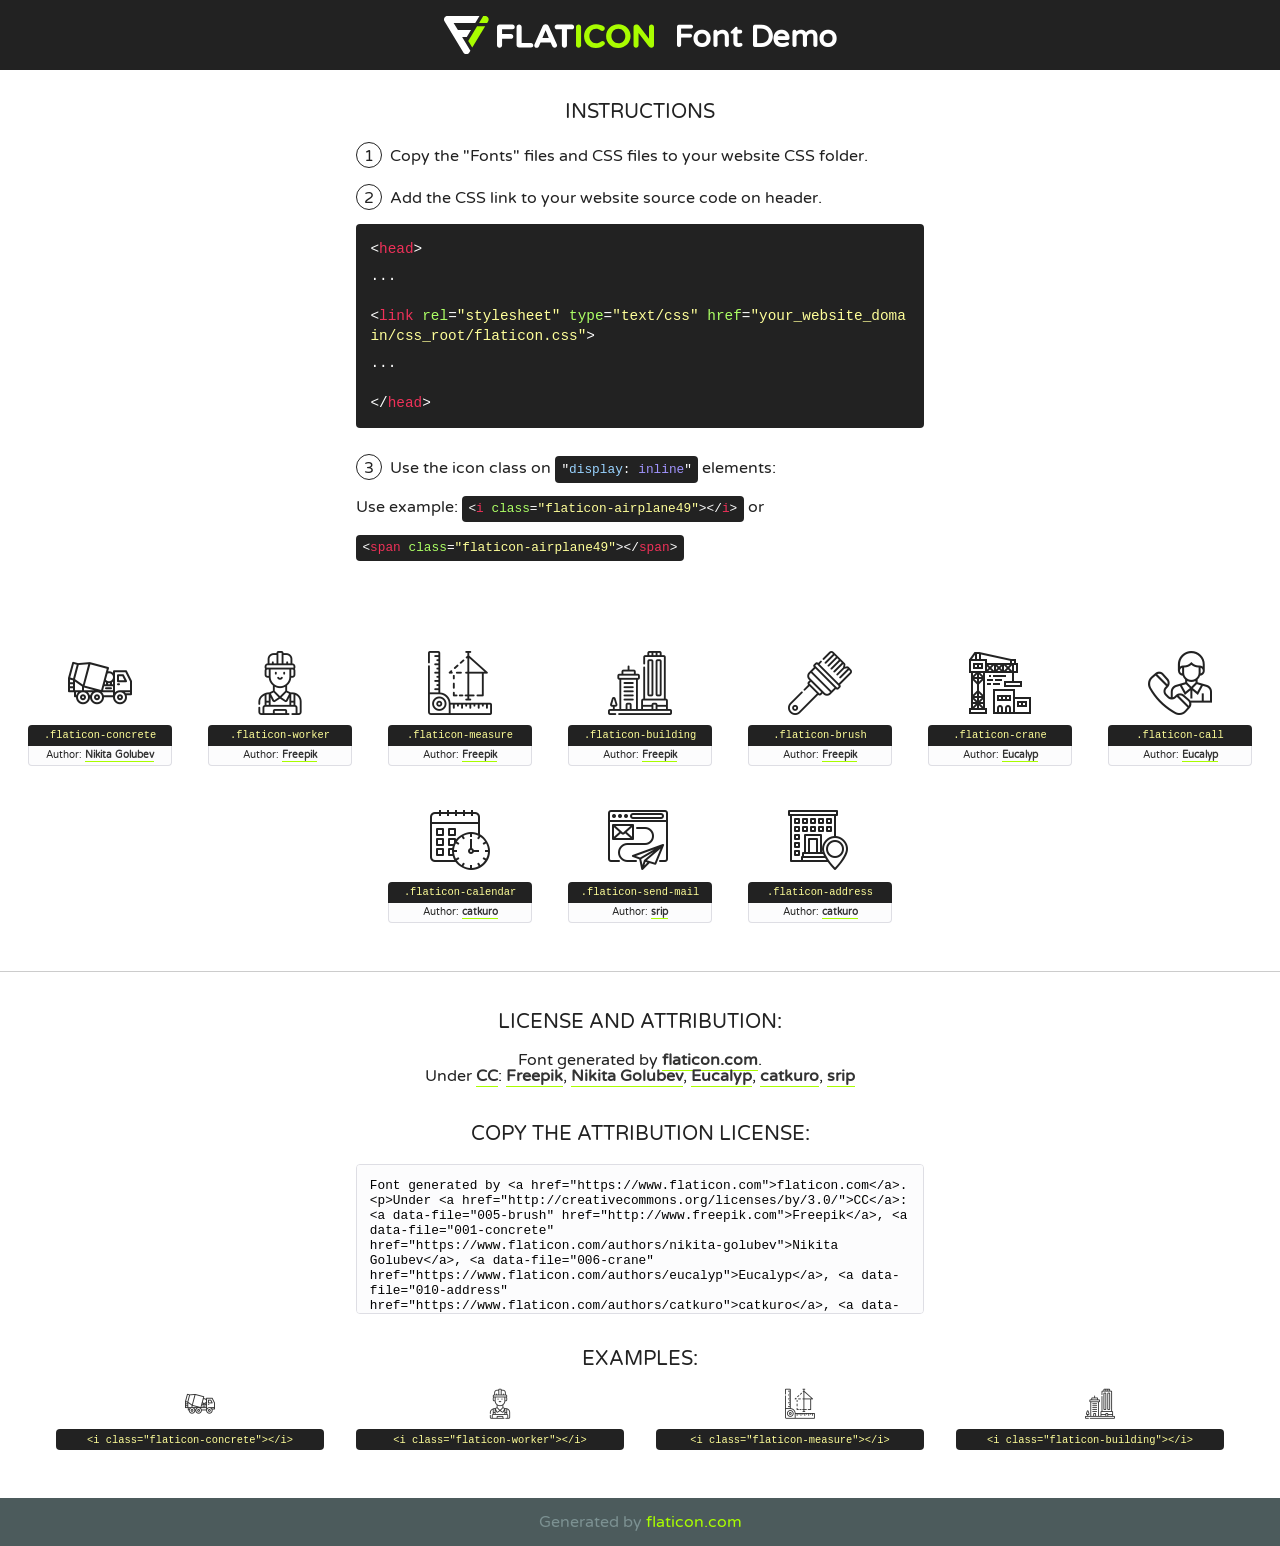
<file: lib/flaticon/font/flaticon.html>
<!DOCTYPE html>
<!--
  Flaticon icon font: Flaticon
  Creation date: 23/08/2020 07:24
-->
<html>
<!DOCTYPE html>
<html>

<head>
    <title>Flaticon WebFont</title>
    <link href="http://fonts.googleapis.com/css?family=Varela+Round" rel="stylesheet" type="text/css" />
    <link rel="stylesheet" type="text/css" href="flaticon.css">
    <meta charset="UTF-8">
    <style>
    html, body, div, span, applet, object, iframe,
    h1, h2, h3, h4, h5, h6, p, blockquote, pre,
    a, abbr, acronym, address, big, cite, code,
    del, dfn, em, img, ins, kbd, q, s, samp,
    small, strike, strong, sub, sup, tt, var,
    b, u, i, center,
    dl, dt, dd, ol, ul, li,
    fieldset, form, label, legend,
    table, caption, tbody, tfoot, thead, tr, th, td,
    article, aside, canvas, details, embed, 
    figure, figcaption, footer, header, hgroup, 
    menu, nav, output, ruby, section, summary,
    time, mark, audio, video {
        margin: 0;
        padding: 0;
        border: 0;
        font-size: 100%;
        font: inherit;
        vertical-align: baseline;
    }
    /* HTML5 display-role reset for older browsers */
    article, aside, details, figcaption, figure, 
    footer, header, hgroup, menu, nav, section {
        display: block;
    }
    body {
        line-height: 1;
    }
    ol, ul {
        list-style: none;
    }
    blockquote, q {
        quotes: none;
    }
    blockquote:before, blockquote:after,
    q:before, q:after {
        content: '';
        content: none;
    }
    table {
        border-collapse: collapse;
        border-spacing: 0;
    }
    body {
        font-family: 'Varela Round', Helvetica, Arial, sans-serif;
        font-size: 16px;
        color: #222;
    }
    a {
        color: #333;
        border-bottom: 1px solid #a9fd00;
        font-weight: bold;
        text-decoration: none;
    }
    * {
        -moz-box-sizing: border-box;
        -webkit-box-sizing: border-box;
        box-sizing: border-box;
        margin: 0;
        padding: 0;
    }
    [class^="flaticon-"]:before, [class*=" flaticon-"]:before, [class^="flaticon-"]:after, [class*=" flaticon-"]:after {
        font-family: Flaticon;
        font-size: 30px;
        font-style: normal;
        margin-left: 20px;
        color: #333;
    }
    .wrapper {
        max-width: 600px;
        margin: auto;
        padding: 0 1em;
    }
    .title {
        font-size: 1.25em;
        text-align: center;
        margin-bottom: 1em;
        text-transform: uppercase;
    }
    header {
        text-align: center;
        background-color: #222;
        color: #fff;
        padding: 1em;
    }
    header .logo {
        width: 210px;
        height: 38px;
        display: inline-block;
        vertical-align: middle;
        margin-right: 1em;
        border: none;
    }
    header strong {
        font-size: 1.95em;
        font-weight: bold;
        vertical-align: middle;
        margin-top: 5px;
        display: inline-block;
    }
    .demo {
        margin: 2em auto;
        line-height: 1.25em;
    }
    .demo ul li {
        margin-bottom: 1em;
    }
    .demo ul li .num {
        color: #222;
        border-radius: 20px;
        display: inline-block;
        width: 26px;
        padding: 3px;
        height: 26px;
        text-align: center;
        margin-right: 0.5em;
        border: 1px solid #222;
    }
    .demo ul li code {
        background-color: #222;
        border-radius: 4px;
        padding: 0.25em 0.5em;
        display: inline-block;
        color: #fff;
        font-family: Consolas,Monaco,Lucida Console,Liberation Mono,DejaVu Sans Mono,Bitstream Vera Sans Mono,Courier New, monospace;
        font-weight: lighter;
        margin-top: 1em;
        font-size: 0.8em;
        word-break: break-all;
    }
    .demo ul li code.big {
        padding: 1em;
        font-size: 0.9em;
    }
    .demo ul li code .red {
        color: #EF3159;
    }
    .demo ul li code .green {
        color: #ACFF65;
    }
    .demo ul li code .yellow {
        color: #FFFF99;
    }
    .demo ul li code .blue {
        color: #99D3FF;
    }
    .demo ul li code .purple {
        color: #A295FF;
    }
    .demo ul li code .dots {
        margin-top: 0.5em;
        display: block;
    }
    #glyphs {
        border-bottom: 1px solid #ccc;
        padding: 2em 0;
        text-align: center;
    }
    .glyph {
        display: inline-block;
        width: 9em;
        margin: 1em;
        text-align: center;
        vertical-align: top;
        background: #FFF;
    }
    .glyph .glyph-icon {
        padding: 10px;
        display: block;
        font-family:"Flaticon";
        font-size: 64px;
        line-height: 1;
    }
    .glyph .glyph-icon:before {
        font-size: 64px;
        color: #222;
        margin-left: 0;
    }
    .class-name {
        font-size: 0.65em;
        background-color: #222;
        color: #fff;
        border-radius: 4px 4px 0 0;
        padding: 0.5em;
        color: #FFFF99;
        font-family: Consolas,Monaco,Lucida Console,Liberation Mono,DejaVu Sans Mono,Bitstream Vera Sans Mono,Courier New, monospace;
    }
    .author-name {
        font-size: 0.6em;
        background-color: #fcfcfd;
        border: 1px solid #DEDEE4;
        border-top: 0;
        border-radius: 0 0 4px 4px;
        padding: 0.5em;
    }
    .class-name:last-child {
        font-size: 10px;
        color:#888;
    }
    .class-name:last-child a {
        font-size: 10px;
        color:#555;
    }
    .class-name:last-child a:hover {
        color:#a9fd00;
    }
    .glyph > input {
        display: block;
        width: 100px;
        margin: 5px auto;
        text-align: center;
        font-size: 12px;
        cursor: text;
    }
    .glyph > input.icon-input {
        font-family:"Flaticon";
        font-size: 16px;
        margin-bottom: 10px;
    }
    .attribution .title {
        margin-top: 2em;
    }
    .attribution textarea {
        background-color: #fcfcfd;
        padding: 1em;
        border: none;
        box-shadow: none;
        border: 1px solid #DEDEE4;
        border-radius: 4px;
        resize: none;
        width: 100%;
        height: 150px;
        font-size: 0.8em;
        font-family: Consolas,Monaco,Lucida Console,Liberation Mono,DejaVu Sans Mono,Bitstream Vera Sans Mono,Courier New, monospace;
        -webkit-appearance: none;
    }
    .iconsuse {
        margin: 2em auto;
        text-align: center;
        max-width: 1200px;
    }
    .iconsuse:after {
        content: '';
        display: table;
        clear: both;
    }
    .iconsuse .image {
        float: left;
        width: 25%;
        padding: 0 1em;
    }
    .iconsuse .image p {
        margin-bottom: 1em;
    }
    .iconsuse .image span {
        display: block;
        font-size: 0.65em;
        background-color: #222;
        color: #fff;
        border-radius: 4px;
        padding: 0.5em;
        color: #FFFF99;
        margin-top: 1em;
        font-family: Consolas,Monaco,Lucida Console,Liberation Mono,DejaVu Sans Mono,Bitstream Vera Sans Mono,Courier New, monospace;
    }
    #footer {
        text-align: center;
        background-color: #4C5B5C;
        color: #7c9192;
        padding: 1em;
    }
    #footer a {
        border: none;
        color: #a9fd00;
        font-weight: normal;
    }
    @media (max-width: 960px) {
        .iconsuse .image {
            width: 50%;
        }
    }
    @media (max-width: 560px) {
        .iconsuse .image {
            width: 100%;
        }
    }
    </style>
</head>

<body class="characters-off">

    <header>
        <a href="https://www.flaticon.com" target="_blank" class="logo">
            <svg version="1.1" xmlns="http://www.w3.org/2000/svg" xmlns:xlink="http://www.w3.org/1999/xlink" xmlns:a="http://ns.adobe.com/AdobeSVGViewerExtensions/3.0/" viewBox="0 0 560.875 102.036" enable-background="new 0 0 560.875 102.036" xml:space="preserve">
                <defs>
                </defs>
                <g>
                    <g class="letters">
                        <path fill="#ffffff" d="M141.596,29.675c0-3.777,2.985-6.767,6.764-6.767h34.438c3.426,0,6.15,2.728,6.15,6.15
                        c0,3.43-2.724,6.149-6.15,6.149h-27.674v13.091h23.719c3.429,0,6.151,2.724,6.151,6.15c0,3.43-2.723,6.149-6.151,6.149h-23.719
                        v17.574c0,3.773-2.986,6.761-6.764,6.761c-3.779,0-6.764-2.989-6.764-6.761V29.675z"></path>
                        <path fill="#ffffff" d="M193.844,29.149c0-3.781,2.985-6.767,6.764-6.767c3.776,0,6.763,2.985,6.763,6.767v42.957h25.039
                        c3.426,0,6.149,2.726,6.149,6.153c0,3.425-2.723,6.15-6.149,6.15h-31.802c-3.779,0-6.764-2.986-6.764-6.768V29.149z"></path>
                        <path fill="#ffffff" d="M241.891,75.71l21.438-48.407c1.492-3.341,4.215-5.357,7.906-5.357h0.792
                        c3.686,0,6.323,2.017,7.815,5.357l21.439,48.407c0.436,0.967,0.701,1.845,0.701,2.723c0,3.602-2.809,6.501-6.414,6.501
                        c-3.161,0-5.269-1.845-6.499-4.655l-4.132-9.661h-27.059l-4.301,10.102c-1.144,2.631-3.426,4.214-6.237,4.214
                        c-3.517,0-6.24-2.81-6.24-6.325C241.1,77.64,241.451,76.677,241.891,75.71z M279.932,58.666l-8.521-20.297l-8.526,20.297H279.932
                        z"></path>
                        <path fill="#ffffff" d="M314.864,35.387H301.86c-3.429,0-6.239-2.813-6.239-6.238c0-3.429,2.811-6.24,6.239-6.24h39.533
                        c3.426,0,6.237,2.811,6.237,6.24c0,3.425-2.811,6.238-6.237,6.238h-13.001v42.785c0,3.773-2.99,6.761-6.764,6.761
                        c-3.779,0-6.764-2.989-6.764-6.761V35.387z"></path>
                        <path fill="#A9FD00" d="M352.615,29.149c0-3.781,2.985-6.767,6.767-6.767c3.774,0,6.761,2.985,6.761,6.767v49.024
                        c0,3.773-2.987,6.761-6.761,6.761c-3.781,0-6.767-2.989-6.767-6.761V29.149z"></path>
                        <path fill="#A9FD00" d="M374.132,53.836v-0.179c0-17.481,13.178-31.801,32.065-31.801c9.22,0,15.459,2.458,20.557,6.238
                        c1.402,1.054,2.637,2.985,2.637,5.357c0,3.692-2.985,6.59-6.681,6.59c-1.845,0-3.071-0.702-4.044-1.319
                        c-3.776-2.813-7.729-4.393-12.562-4.393c-10.364,0-17.831,8.611-17.831,19.154v0.173c0,10.542,7.291,19.329,17.831,19.329
                        c5.715,0,9.492-1.756,13.359-4.834c1.049-0.874,2.458-1.491,4.039-1.491c3.429,0,6.325,2.813,6.325,6.236
                        c0,2.106-1.056,3.78-2.282,4.834c-5.539,4.834-12.036,7.733-21.878,7.733C387.572,85.464,374.132,71.493,374.132,53.836z"></path>
                        <path fill="#A9FD00" d="M433.009,53.836v-0.179c0-17.481,13.79-31.801,32.766-31.801c18.981,0,32.592,14.143,32.592,31.628v0.173
                        c0,17.483-13.785,31.807-32.769,31.807C446.625,85.464,433.009,71.32,433.009,53.836z M484.224,53.836v-0.179
                        c0-10.539-7.725-19.326-18.626-19.326c-10.893,0-18.449,8.611-18.449,19.154v0.173c0,10.542,7.73,19.329,18.626,19.329
                        C476.676,72.986,484.224,64.378,484.224,53.836z"></path>
                        <path fill="#A9FD00" d="M506.233,29.321c0-3.774,2.99-6.763,6.767-6.763h1.401c3.252,0,5.183,1.583,7.029,3.953l26.093,34.265
                        V29.059c0-3.692,2.99-6.677,6.681-6.677c3.683,0,6.671,2.985,6.671,6.677v48.934c0,3.78-2.987,6.765-6.764,6.765h-0.436
                        c-3.257,0-5.188-1.581-7.034-3.953l-27.056-35.492v32.944c0,3.687-2.985,6.676-6.678,6.676c-3.683,0-6.673-2.989-6.673-6.676
                        V29.321z"></path>
                    </g>
                    <g class="insignia">
                        <path fill="#ffffff" d="M48.372,56.137h12.517l11.156-18.537H37.186L25.688,18.539h57.825L94.668,0H9.271
                        C5.925,0,2.842,1.801,1.198,4.716c-1.644,2.907-1.593,6.482,0.134,9.343l50.38,83.501c1.678,2.781,4.689,4.476,7.938,4.476
                        c3.246,0,6.257-1.695,7.935-4.476l2.898-4.804L48.372,56.137z"></path>
                        <g class="i">
                            <path fill="#A9FD00" d="M93.575,18.539h0.031v0.004l21.652,0.004l2.705-4.488c1.727-2.861,1.778-6.436,0.133-9.343
                            C116.454,1.801,113.371,0,110.026,0h-5.294L93.575,18.539z"></path>
                            <polygon fill="#A9FD00" points="88.291,27.356 64.725,66.486 75.519,84.404 109.942,27.356"></polygon>
                        </g>
                    </g>
                </g>
            </svg>
        </a>
        <strong>Font Demo</strong>
    </header>


    <section class="demo wrapper">

        <p class="title">Instructions</p>

        <ul>
            <li>
                <span class="num">1</span>Copy the "Fonts" files and CSS files to your website CSS folder.
            </li>
            <li>
                <span class="num">2</span>Add the CSS link to your website source code on header.
                <code class="big">
                    &lt;<span class="red">head</span>&gt;
                    <br/><span class="dots">...</span>
                    <br/>&lt;<span class="red">link</span> <span class="green">rel</span>=<span class="yellow">"stylesheet"</span> <span class="green">type</span>=<span class="yellow">"text/css"</span> <span class="green">href</span>=<span class="yellow">"your_website_domain/css_root/flaticon.css"</span>&gt;
                    <br/><span class="dots">...</span>
                    <br/>&lt;/<span class="red">head</span>&gt;
                </code>
            </li>

            <li>
                <p>
                    <span class="num">3</span>Use the icon class on <code>"<span class="blue">display</span>:<span class="purple"> inline</span>"</code> elements:
                    <br />
                    Use example: <code>&lt;<span class="red">i</span> <span class="green">class</span>=<span class="yellow">&quot;flaticon-airplane49&quot;</span>&gt;&lt;/<span class="red">i</span>&gt;</code> or <code>&lt;<span class="red">span</span> <span class="green">class</span>=<span class="yellow">&quot;flaticon-airplane49&quot;</span>&gt;&lt;/<span class="red">span</span>&gt;</code>
            </li>
        </ul>

    </section>




   <section id="glyphs">          
    
      
        <div class="glyph"><div class="glyph-icon flaticon-concrete"></div>
            <div class="class-name">.flaticon-concrete</div>
            <div class="author-name">Author: <a data-file="001-concrete" href="https://www.flaticon.com/authors/nikita-golubev">Nikita Golubev</a> </div> 
        </div>        
        
        <div class="glyph"><div class="glyph-icon flaticon-worker"></div>
            <div class="class-name">.flaticon-worker</div>
            <div class="author-name">Author: <a data-file="002-worker" href="http://www.freepik.com">Freepik</a> </div> 
        </div>        
        
        <div class="glyph"><div class="glyph-icon flaticon-measure"></div>
            <div class="class-name">.flaticon-measure</div>
            <div class="author-name">Author: <a data-file="003-measure" href="http://www.freepik.com">Freepik</a> </div> 
        </div>        
        
        <div class="glyph"><div class="glyph-icon flaticon-building"></div>
            <div class="class-name">.flaticon-building</div>
            <div class="author-name">Author: <a data-file="004-building" href="http://www.freepik.com">Freepik</a> </div> 
        </div>        
        
        <div class="glyph"><div class="glyph-icon flaticon-brush"></div>
            <div class="class-name">.flaticon-brush</div>
            <div class="author-name">Author: <a data-file="005-brush" href="http://www.freepik.com">Freepik</a> </div> 
        </div>        
        
        <div class="glyph"><div class="glyph-icon flaticon-crane"></div>
            <div class="class-name">.flaticon-crane</div>
            <div class="author-name">Author: <a data-file="006-crane" href="https://www.flaticon.com/authors/eucalyp">Eucalyp</a> </div> 
        </div>        
        
        <div class="glyph"><div class="glyph-icon flaticon-call"></div>
            <div class="class-name">.flaticon-call</div>
            <div class="author-name">Author: <a data-file="007-call" href="https://www.flaticon.com/authors/eucalyp">Eucalyp</a> </div> 
        </div>        
        
        <div class="glyph"><div class="glyph-icon flaticon-calendar"></div>
            <div class="class-name">.flaticon-calendar</div>
            <div class="author-name">Author: <a data-file="008-calendar" href="https://www.flaticon.com/authors/catkuro">catkuro</a> </div> 
        </div>        
        
        <div class="glyph"><div class="glyph-icon flaticon-send-mail"></div>
            <div class="class-name">.flaticon-send-mail</div>
            <div class="author-name">Author: <a data-file="009-send-mail" href="https://www.flaticon.com/authors/srip">srip</a> </div> 
        </div>        
        
        <div class="glyph"><div class="glyph-icon flaticon-address"></div>
            <div class="class-name">.flaticon-address</div>
            <div class="author-name">Author: <a data-file="010-address" href="https://www.flaticon.com/authors/catkuro">catkuro</a> </div> 
        </div>        
        

    </section>



    <section class="attribution wrapper"   style="text-align:center;">

      <div class="title">License and attribution:</div><div class="attrDiv">Font generated by <a href="https://www.flaticon.com">flaticon.com</a>. <div><p>Under <a href="http://creativecommons.org/licenses/by/3.0/">CC</a>: <a data-file="005-brush" href="http://www.freepik.com">Freepik</a>, <a data-file="001-concrete" href="https://www.flaticon.com/authors/nikita-golubev">Nikita Golubev</a>, <a data-file="006-crane" href="https://www.flaticon.com/authors/eucalyp">Eucalyp</a>, <a data-file="010-address" href="https://www.flaticon.com/authors/catkuro">catkuro</a>, <a data-file="009-send-mail" href="https://www.flaticon.com/authors/srip">srip</a></p>  </div>
      </div>
      <div class="title">Copy the Attribution License:</div>

    <textarea onclick="this.focus();this.select();">Font generated by &lt;a href=&quot;https://www.flaticon.com&quot;&gt;flaticon.com&lt;/a&gt;. <p>Under <a href="http://creativecommons.org/licenses/by/3.0/">CC</a>: <a data-file="005-brush" href="http://www.freepik.com">Freepik</a>, <a data-file="001-concrete" href="https://www.flaticon.com/authors/nikita-golubev">Nikita Golubev</a>, <a data-file="006-crane" href="https://www.flaticon.com/authors/eucalyp">Eucalyp</a>, <a data-file="010-address" href="https://www.flaticon.com/authors/catkuro">catkuro</a>, <a data-file="009-send-mail" href="https://www.flaticon.com/authors/srip">srip</a></p>  
     </textarea>

    </section>

    <section class="iconsuse">

          <div class="title">Examples:</div>            
             
            <div class="image">
                <p>
                    <i class="glyph-icon flaticon-concrete"></i> 
                    <span>&lt;i class=&quot;flaticon-concrete&quot;&gt;&lt;/i&gt;</span>
                </p>
            </div>
            
            <div class="image">
                <p>
                    <i class="glyph-icon flaticon-worker"></i> 
                    <span>&lt;i class=&quot;flaticon-worker&quot;&gt;&lt;/i&gt;</span>
                </p>
            </div>
            
            <div class="image">
                <p>
                    <i class="glyph-icon flaticon-measure"></i> 
                    <span>&lt;i class=&quot;flaticon-measure&quot;&gt;&lt;/i&gt;</span>
                </p>
            </div>
            
            <div class="image">
                <p>
                    <i class="glyph-icon flaticon-building"></i> 
                    <span>&lt;i class=&quot;flaticon-building&quot;&gt;&lt;/i&gt;</span>
                </p>
            </div>
                       
        </div>
                            
    </section>

<div id="footer">
    <div>Generated by <a href="https://www.flaticon.com">flaticon.com</a>
    </div>
</div>



</body>
</html>
</file>
<file: lib/flaticon/font/flaticon.css>
/*
  	Flaticon icon font: Flaticon
  	Creation date: 23/08/2020 07:24
  	*/

@font-face {
  font-family: "Flaticon";
  src: url("./Flaticon.eot");
  src: url("./Flaticon.eot?#iefix") format("embedded-opentype"),
       url("./Flaticon.woff2") format("woff2"),
       url("./Flaticon.woff") format("woff"),
       url("./Flaticon.ttf") format("truetype"),
       url("./Flaticon.svg#Flaticon") format("svg");
  font-weight: normal;
  font-style: normal;
}

@media screen and (-webkit-min-device-pixel-ratio:0) {
  @font-face {
    font-family: "Flaticon";
    src: url("./Flaticon.svg#Flaticon") format("svg");
  }
}

[class^="flaticon-"]:before, [class*=" flaticon-"]:before,
[class^="flaticon-"]:after, [class*=" flaticon-"]:after {   
  font-family: Flaticon;
        font-size: 20px;
font-style: normal;
margin-left: 20px;
}

.flaticon-concrete:before { content: "\f100"; }
.flaticon-worker:before { content: "\f101"; }
.flaticon-measure:before { content: "\f102"; }
.flaticon-building:before { content: "\f103"; }
.flaticon-brush:before { content: "\f104"; }
.flaticon-crane:before { content: "\f105"; }
.flaticon-call:before { content: "\f106"; }
.flaticon-calendar:before { content: "\f107"; }
.flaticon-send-mail:before { content: "\f108"; }
.flaticon-address:before { content: "\f109"; }
</file>
